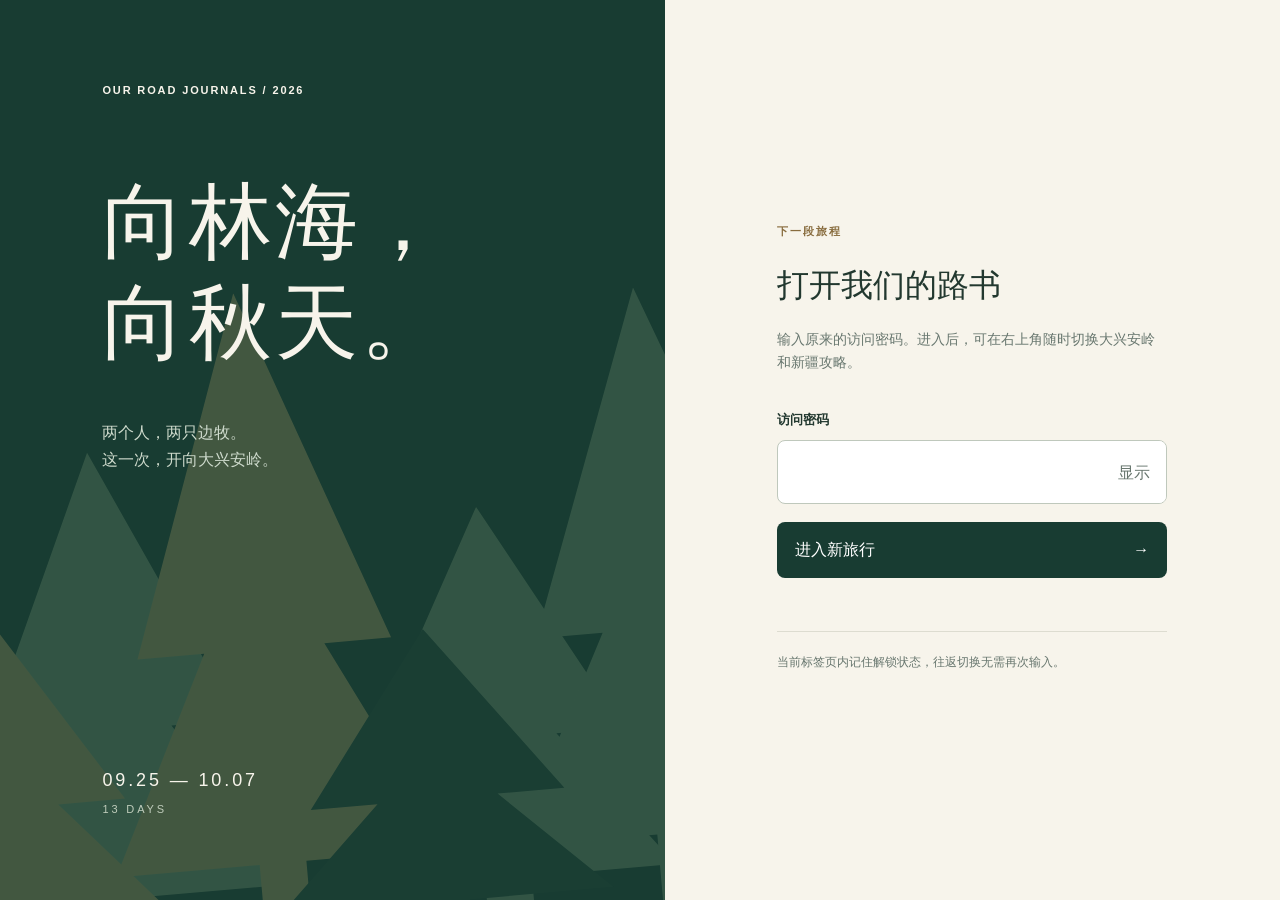
<file: index.html>
<!doctype html><html lang="zh-CN"><head><meta charset="utf-8"><meta name="viewport" content="width=device-width,initial-scale=1"><meta http-equiv="refresh" content="0;url=docs/index.html"><title>我们的旅行攻略</title></head><body><p><a href="docs/index.html">打开旅行攻略密码入口</a></p></body></html>
</file>
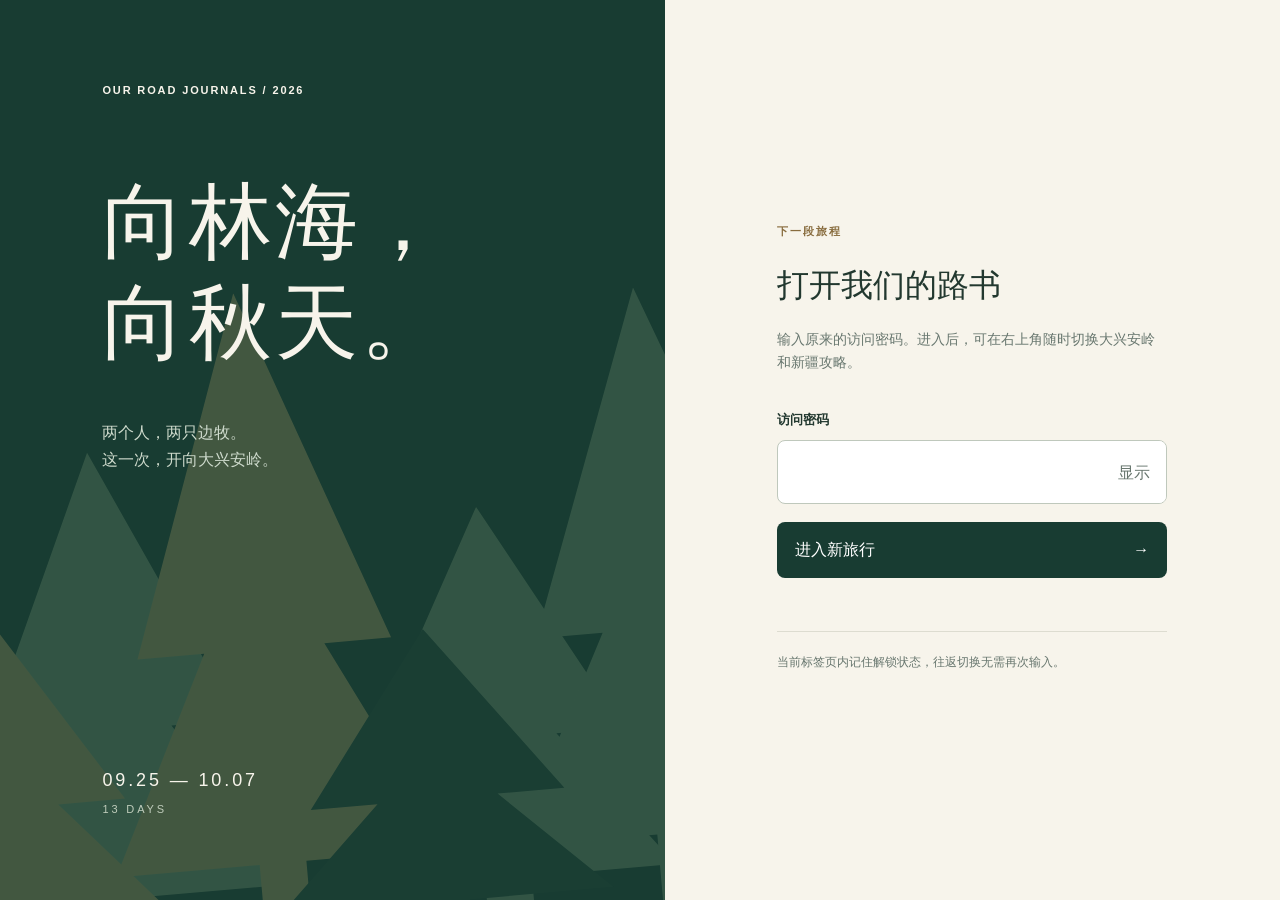
<file: docs/index.html>
<!doctype html>
<html lang="zh-CN">
<head>
<meta charset="utf-8">
<meta name="viewport" content="width=device-width,initial-scale=1">
<meta name="theme-color" content="#183c32">
<meta name="robots" content="noindex,nofollow">
<title>秋日出发 · 我们的旅行攻略</title>
<link rel="icon" href="data:image/svg+xml,%3Csvg xmlns='http://www.w3.org/2000/svg' viewBox='0 0 64 64'%3E%3Crect width='64' height='64' rx='16' fill='%23183c32'/%3E%3Cpath d='M32 10L49 43H38V55H26V43H15Z' fill='%23eac887'/%3E%3C/svg%3E">
<link rel="stylesheet" href="app.css">
<script src="app.js?v=20260922-retry1" defer></script>
</head>
<body>
<main id="gate" class="gate">
  <section class="intro" aria-label="秋日旅行">
    <span class="eyebrow">OUR ROAD JOURNALS / 2026</span>
    <h1>向林海，<br>向秋天。</h1>
    <p>两个人，两只边牧。<br>这一次，开向大兴安岭。</p>
    <div class="forest" aria-hidden="true"><i></i><i></i><i></i><i></i><i></i><i></i></div>
    <span class="date">09.25 — 10.07 <span>13 DAYS</span></span>
  </section>
  <section class="entry">
    <div class="entry-inner">
      <span class="eyebrow">下一段旅程</span>
      <h2>打开我们的路书</h2>
      <p class="sub">输入原来的访问密码。进入后，可在右上角随时切换大兴安岭和新疆攻略。</p>
      <form id="unlockForm">
        <label for="password">访问密码</label>
        <div class="input-row"><input id="password" name="password" type="password" autocomplete="current-password" required><button id="reveal" type="button" aria-label="显示密码" aria-pressed="false">显示</button></div>
        <button id="submit" class="primary" type="submit">进入新旅行 <span aria-hidden="true">→</span></button>
      </form>
      <p id="status" class="status" role="status" aria-live="polite"></p>
      <p class="footnote">当前标签页内记住解锁状态，往返切换无需再次输入。</p>
      <noscript><p>请开启浏览器 JavaScript，以解锁和查看旅行攻略。</p></noscript>
    </div>
  </section>
</main>
<div id="reader" class="reader" hidden>
  <header class="toolbar">
    <span class="brand">我们的路书<span id="tripStatus">秋日新旅程</span></span>
    <nav aria-label="切换旅行攻略">
      <a href="#daxing" data-trip="daxing">大兴安岭 <span>2026 · 秋</span></a>
      <a href="#xinjiang" data-trip="xinjiang">XinJiang <span>2026 · 夏</span></a>
      <button id="lock" type="button" title="清除本标签页的解锁状态">锁定</button>
    </nav>
  </header>
  <main id="frames" class="frames" aria-label="旅行攻略"></main>
</div>
<dialog id="documentDialog" aria-labelledby="documentTitle">
  <div class="document-head"><h2 id="documentTitle"></h2><button id="closeDocument" type="button">关闭</button></div>
  <pre id="documentBody"></pre>
</dialog>
</body>
</html>
</file>
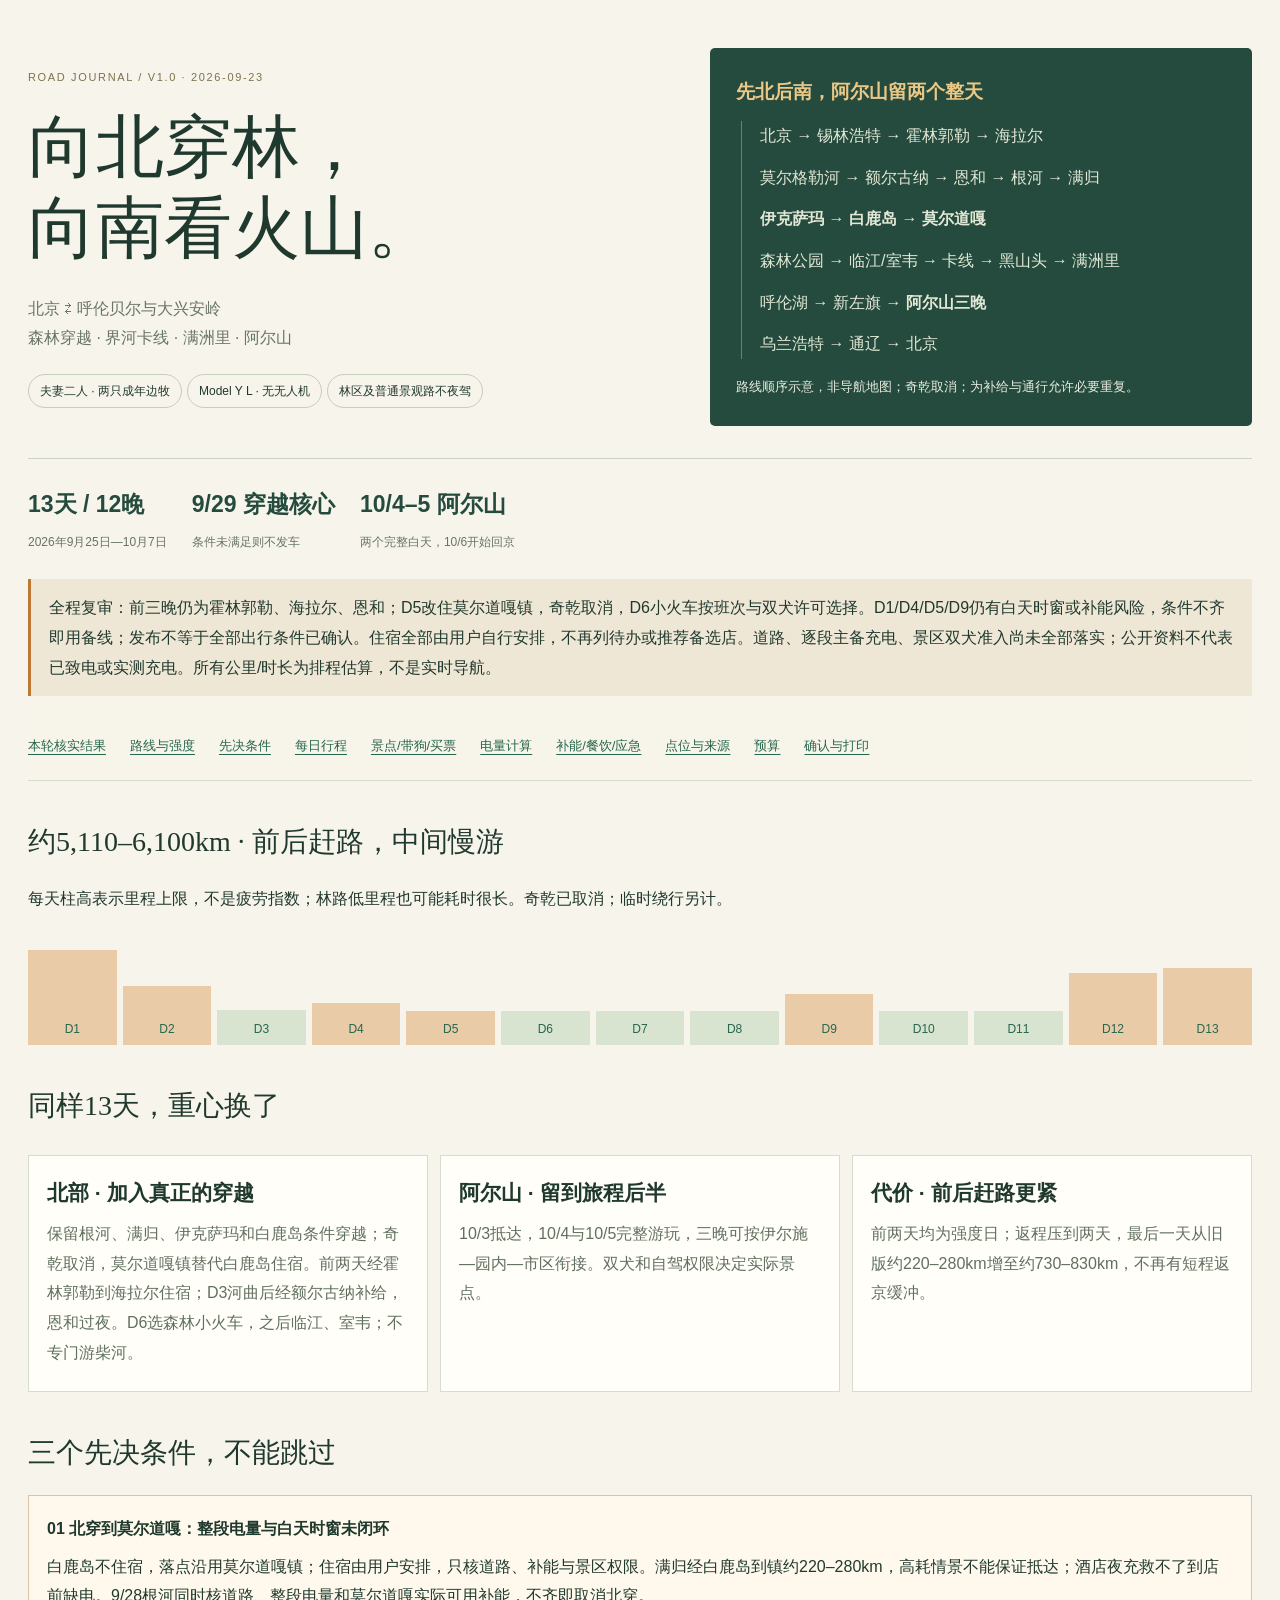
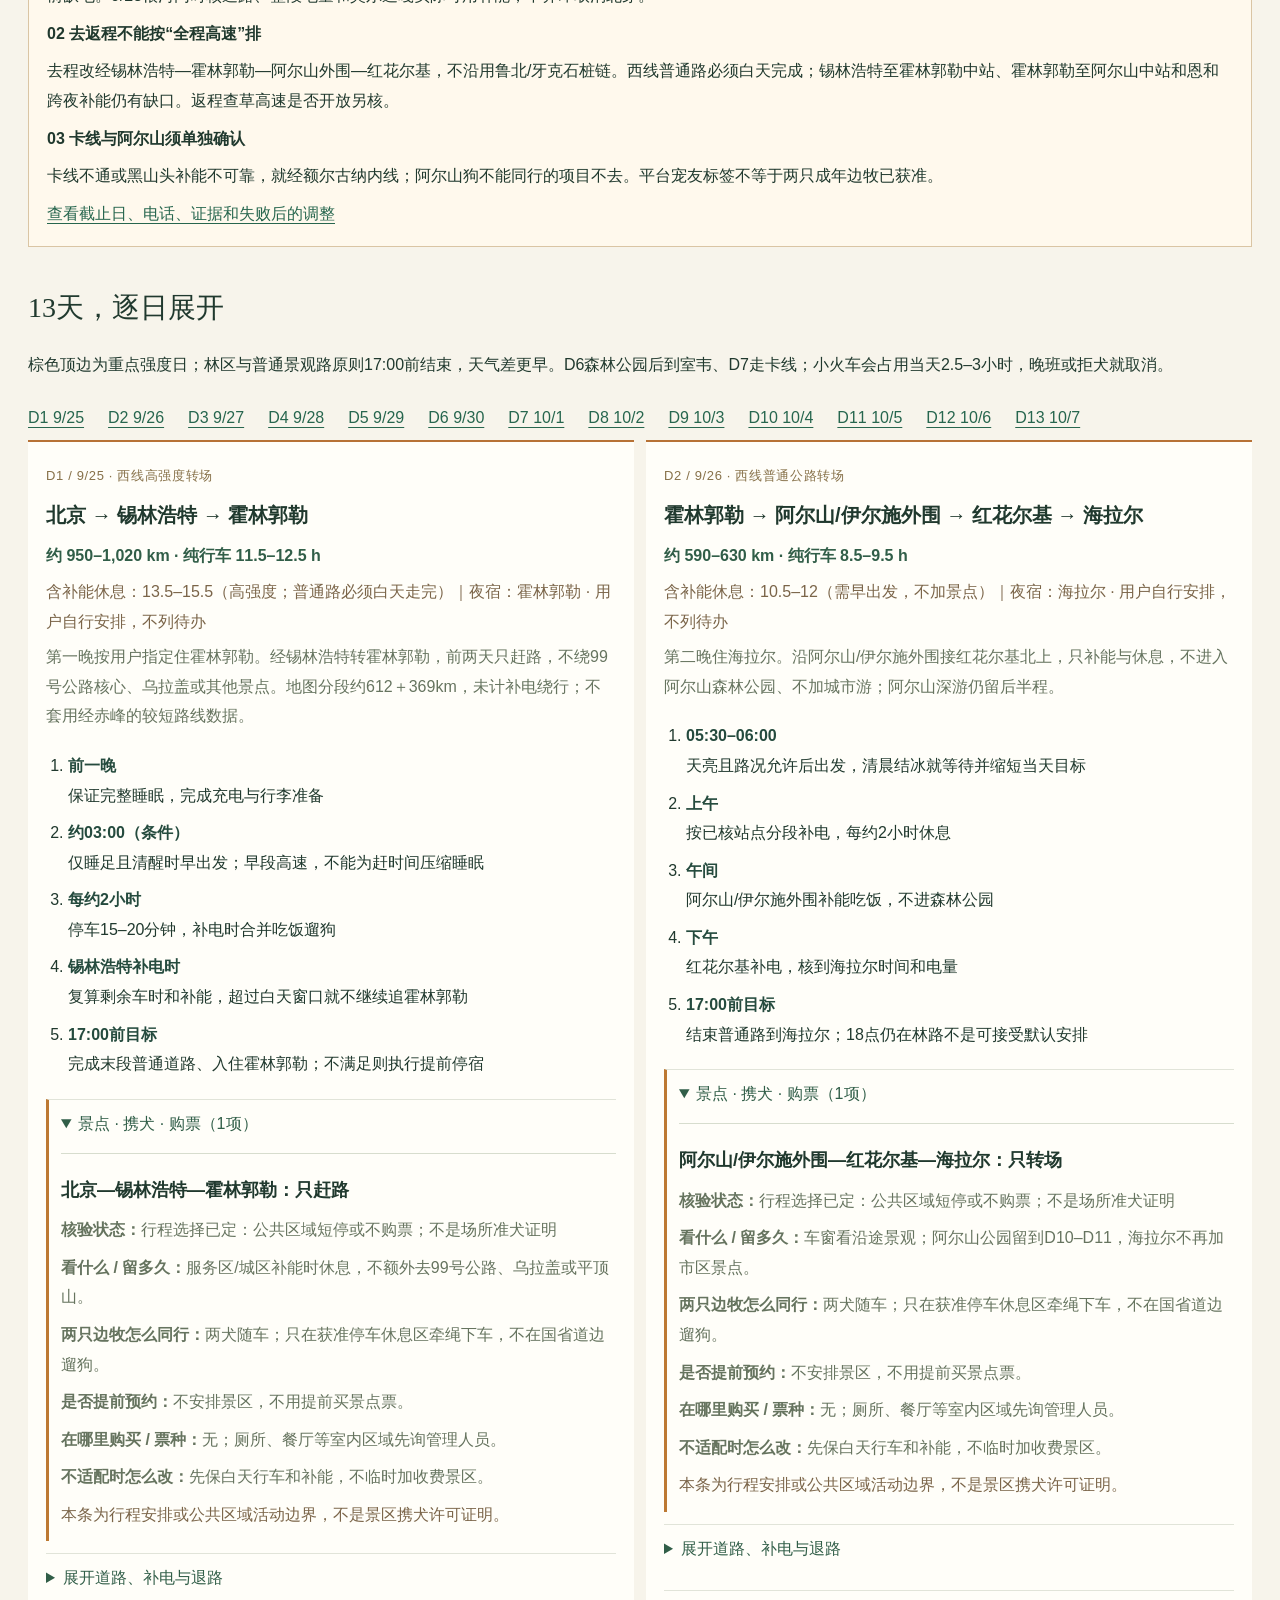
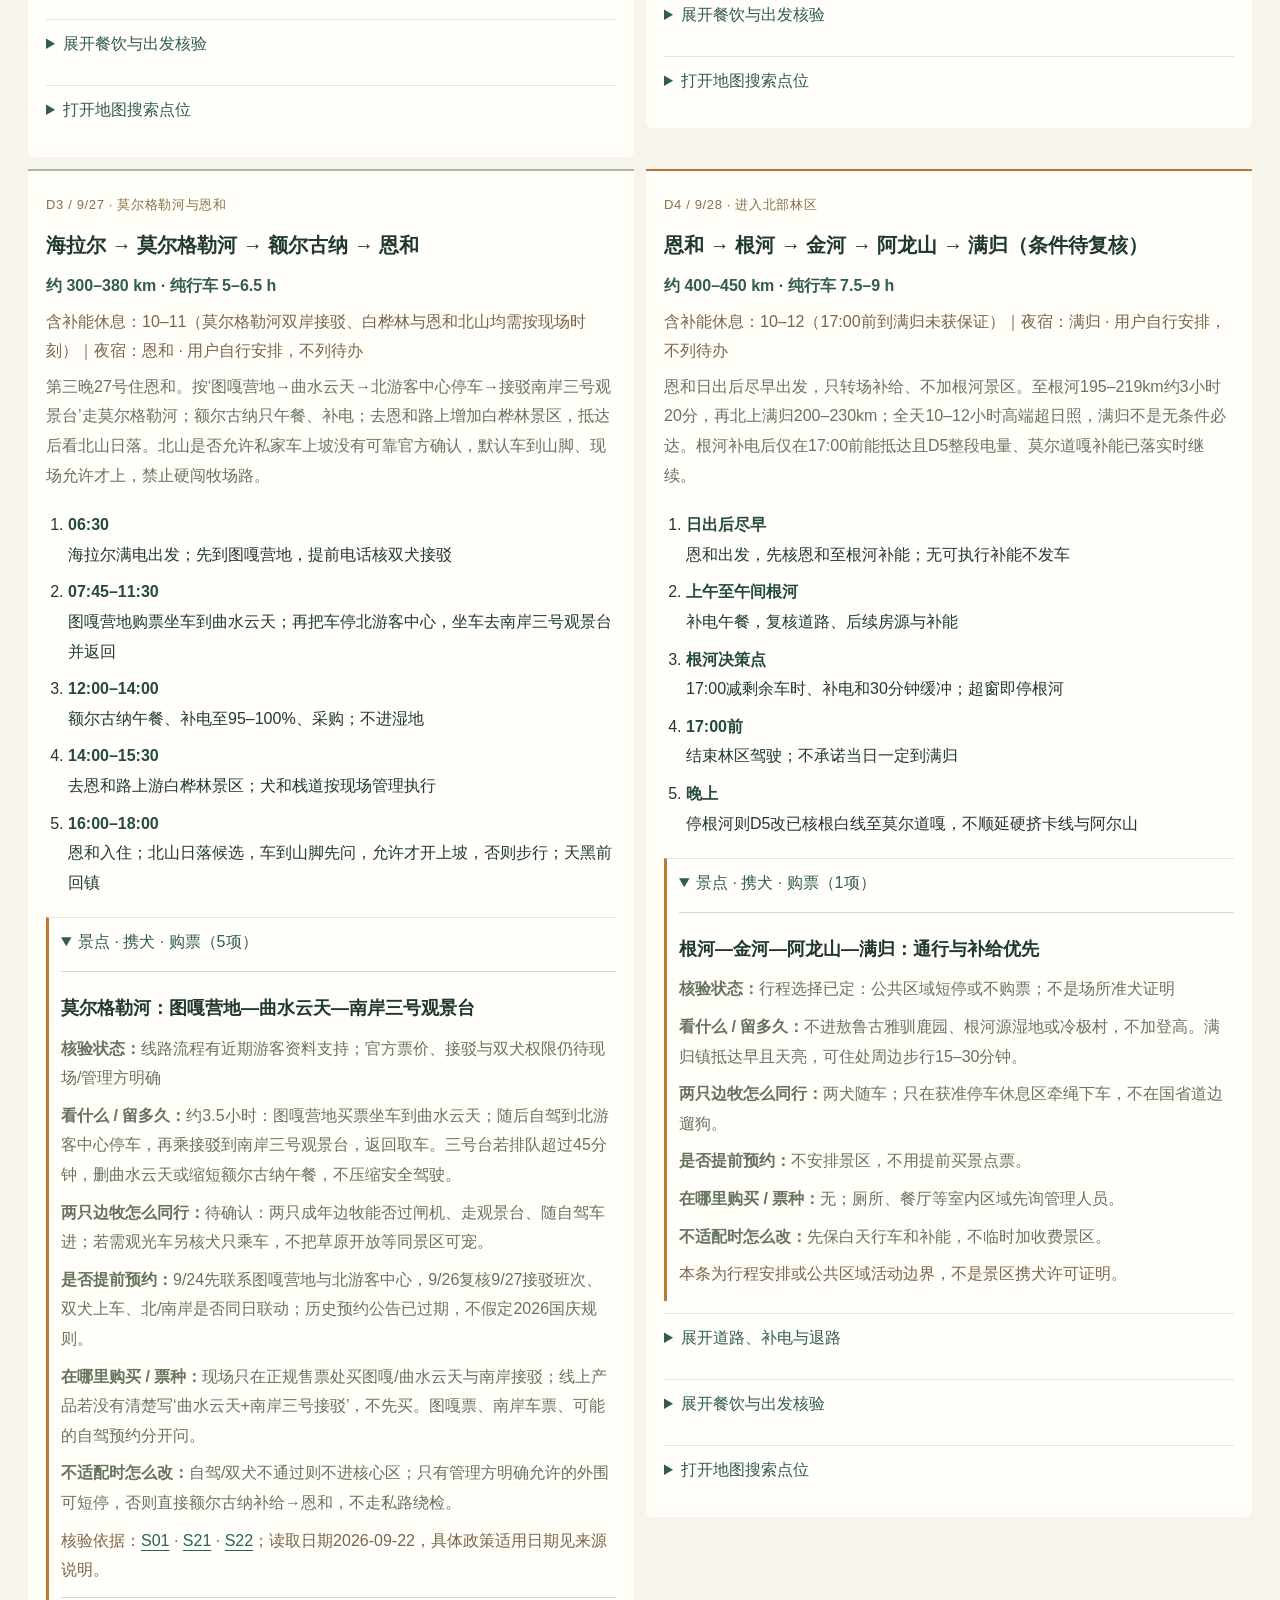
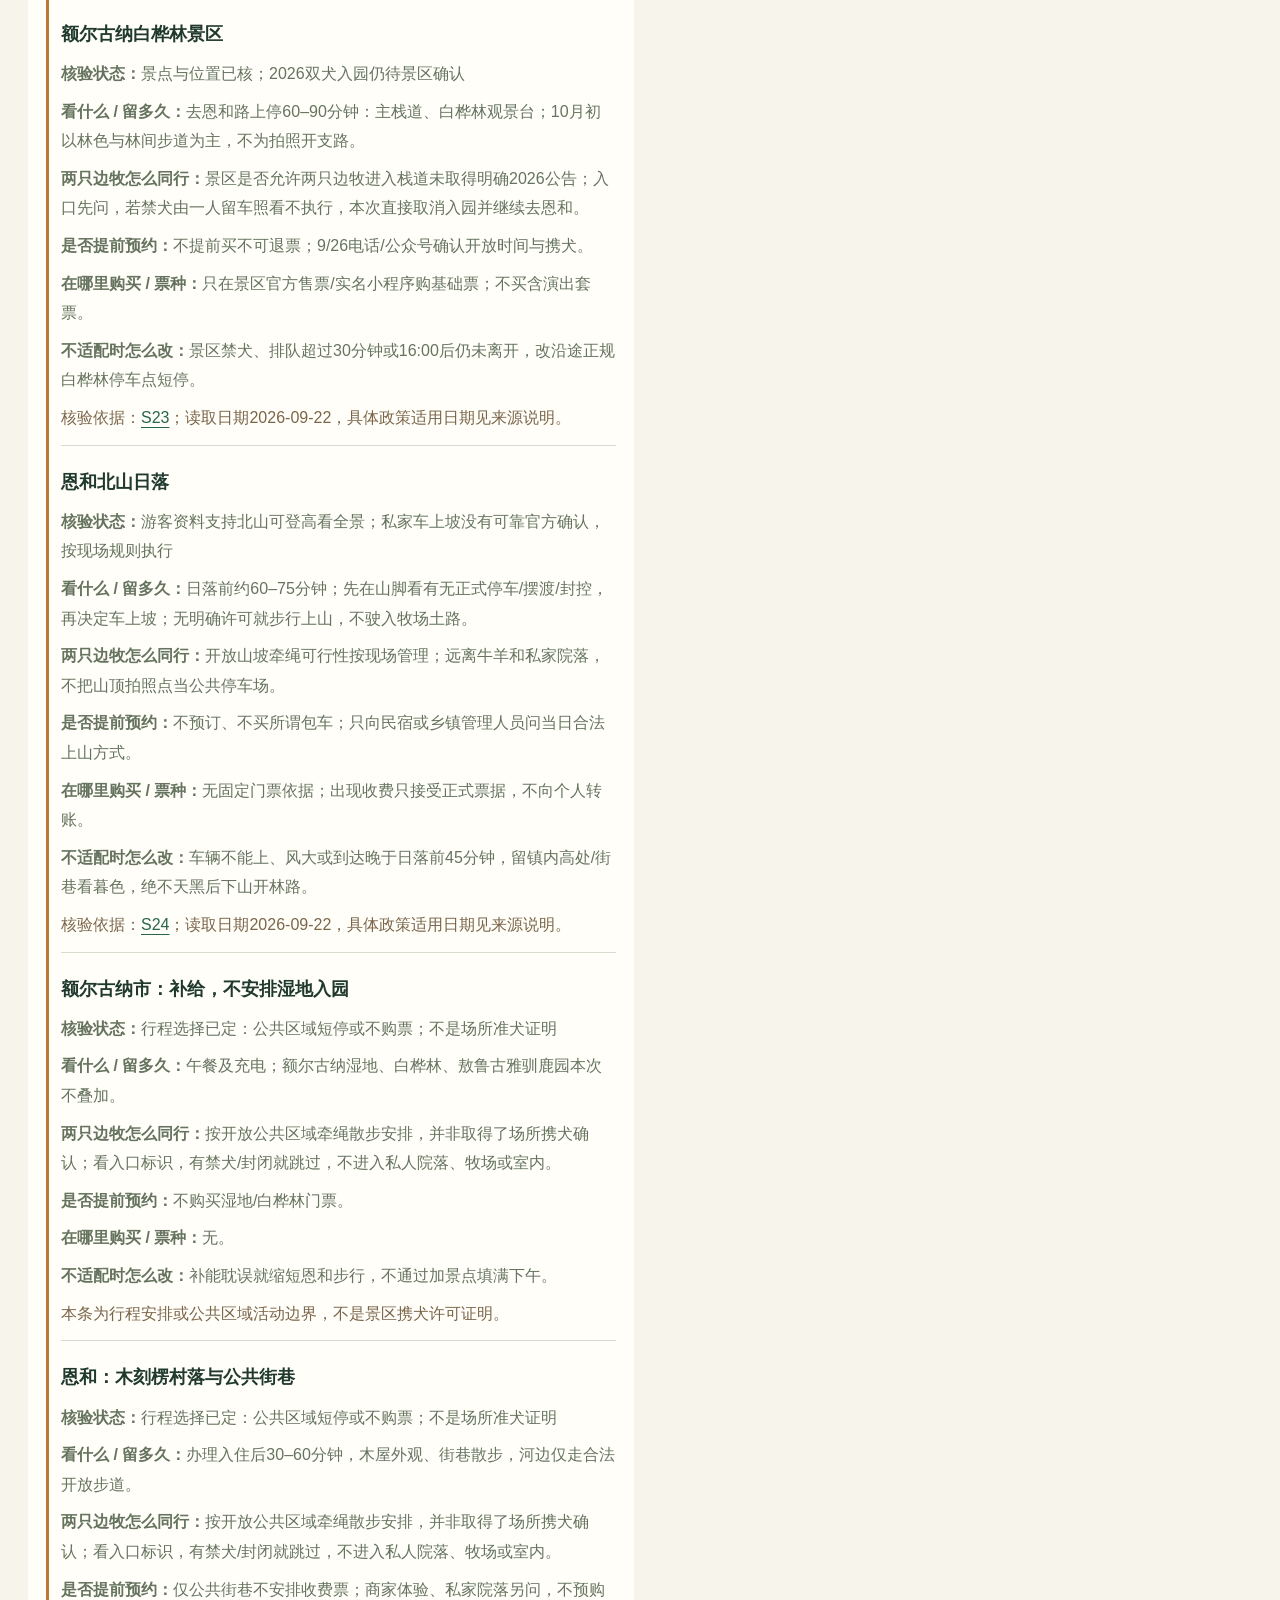
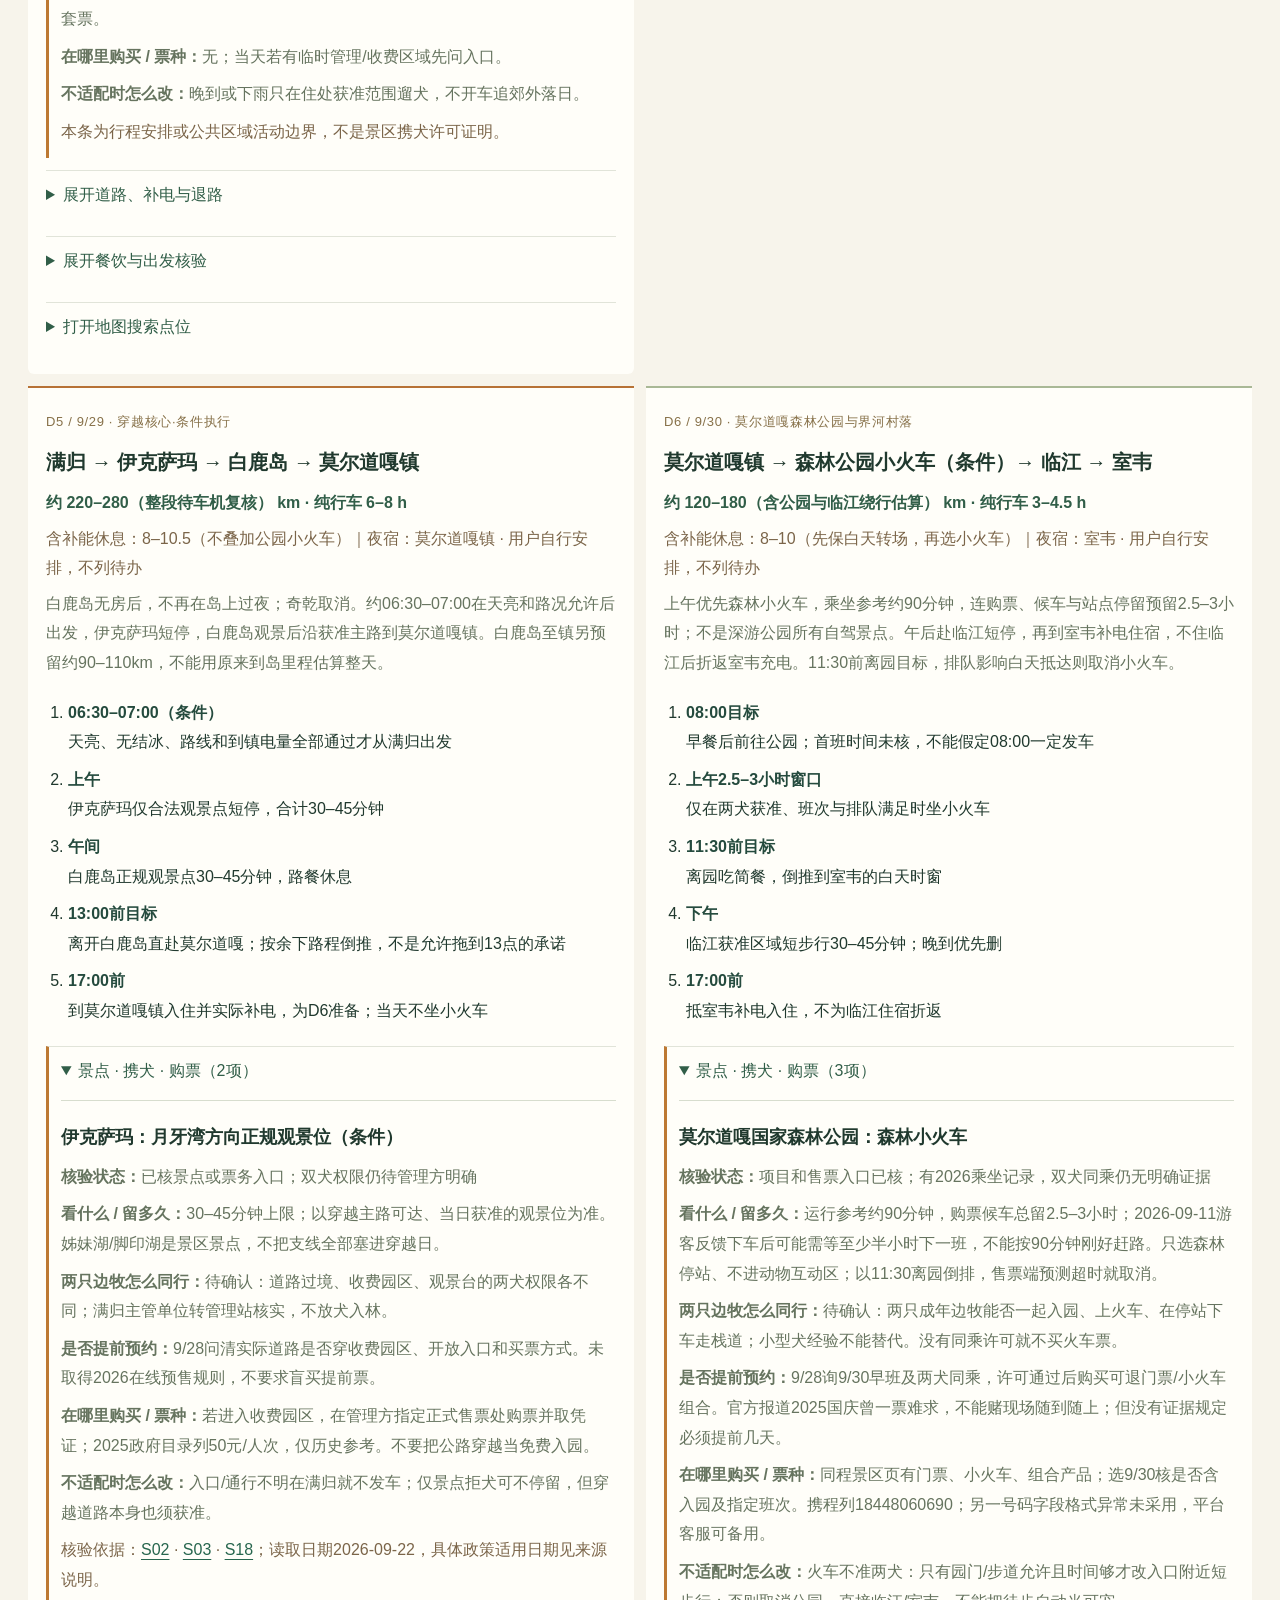
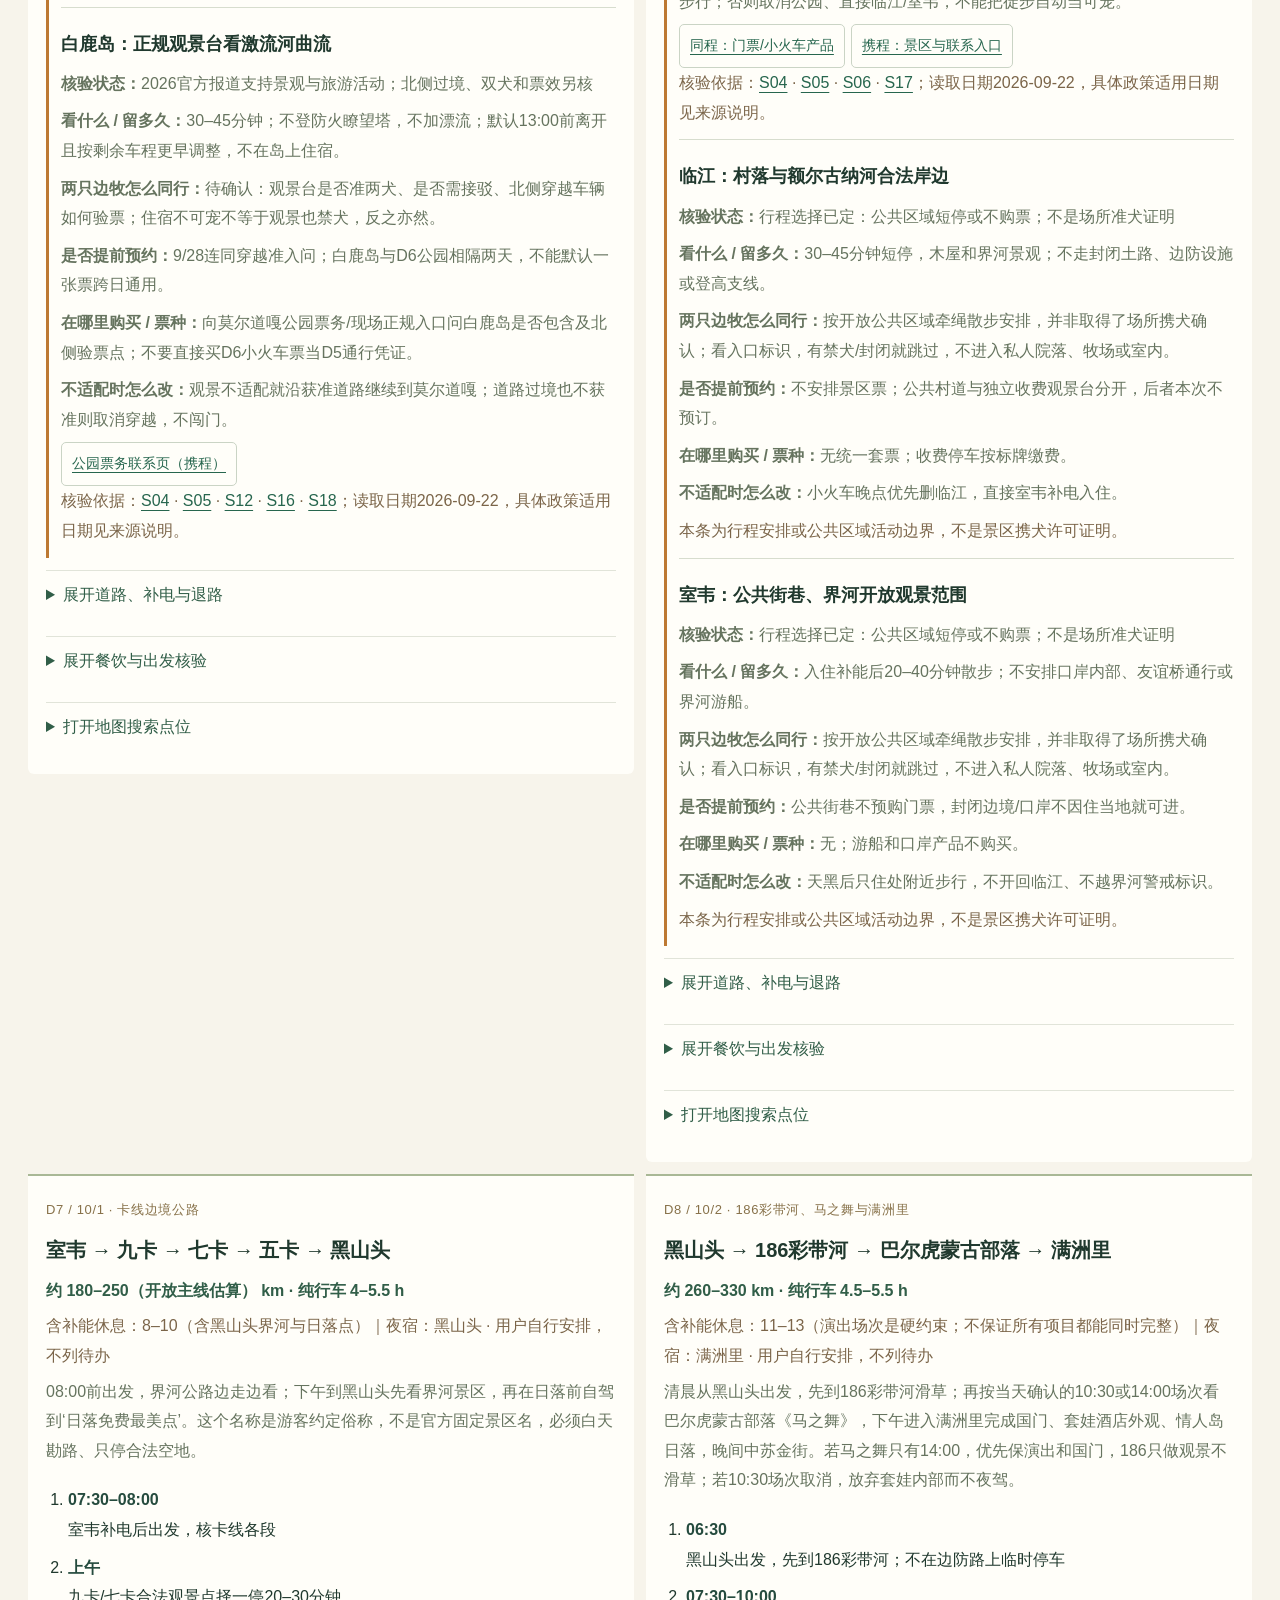
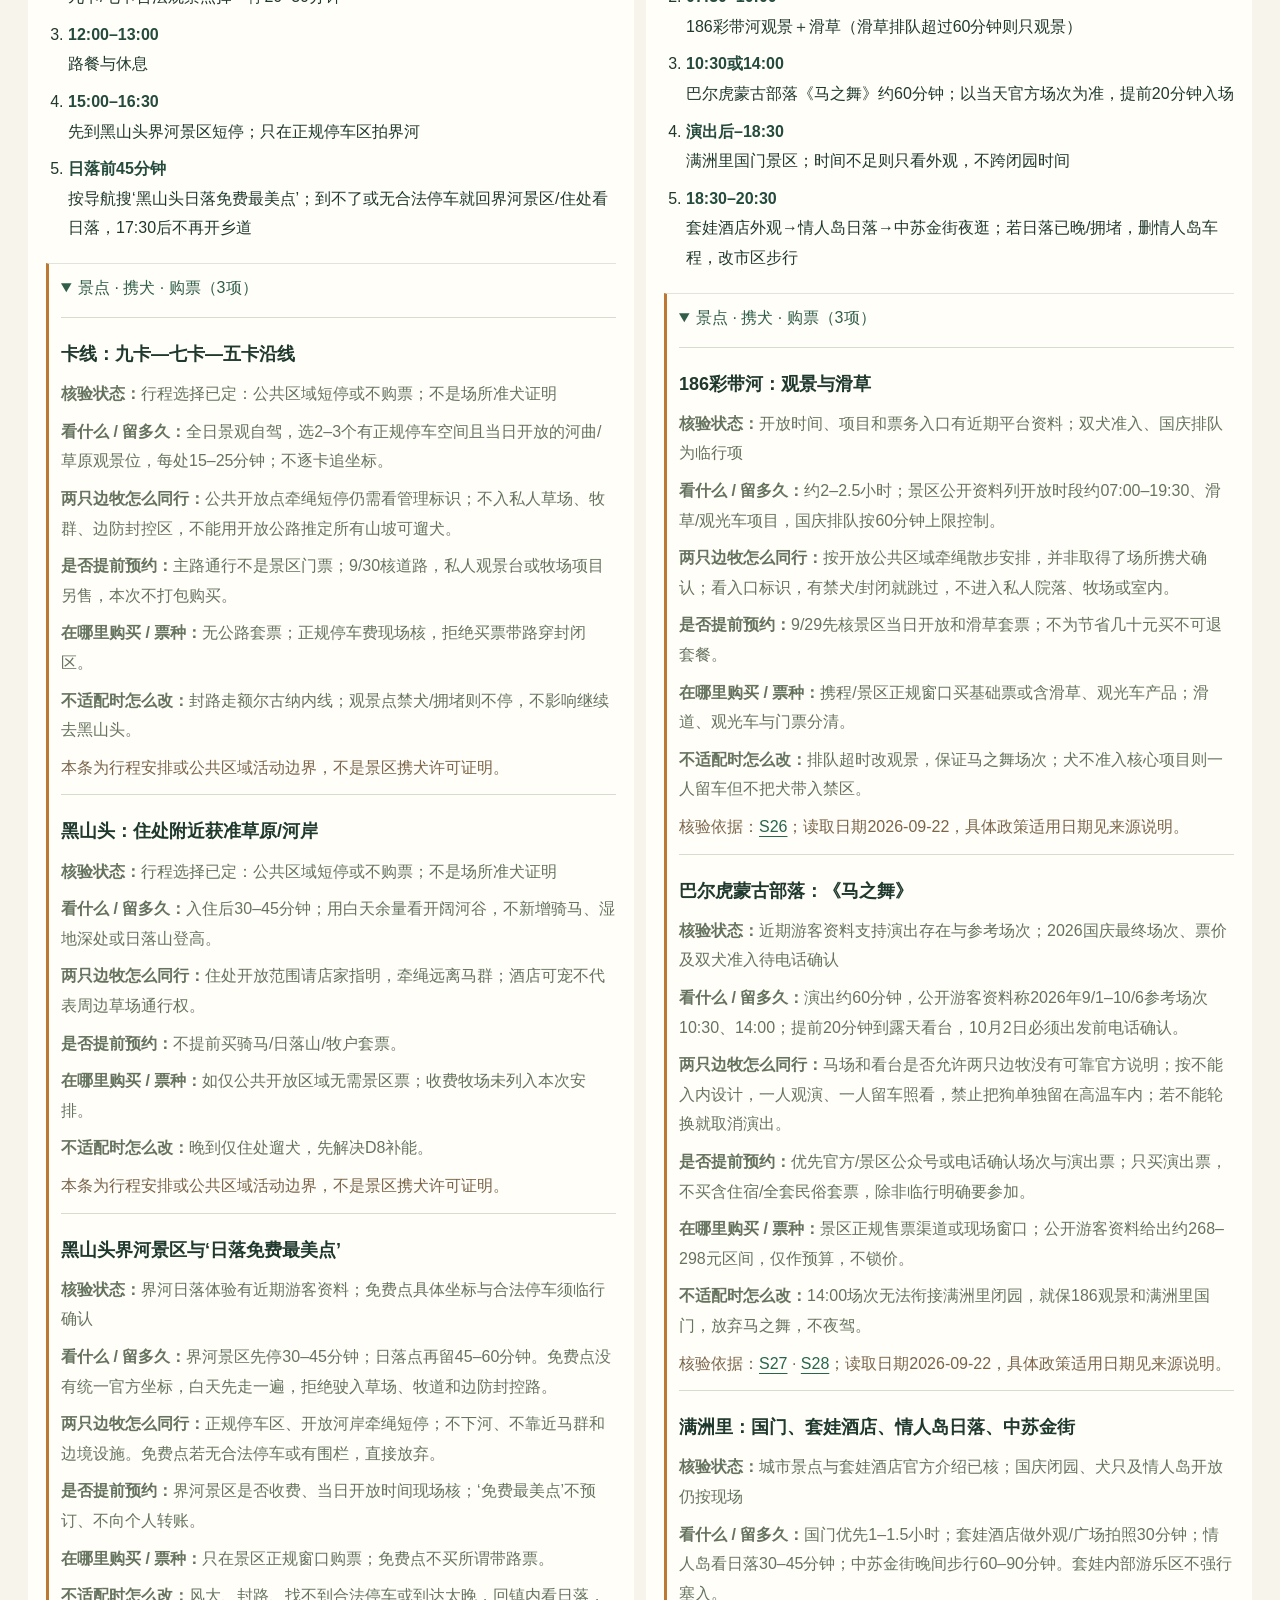
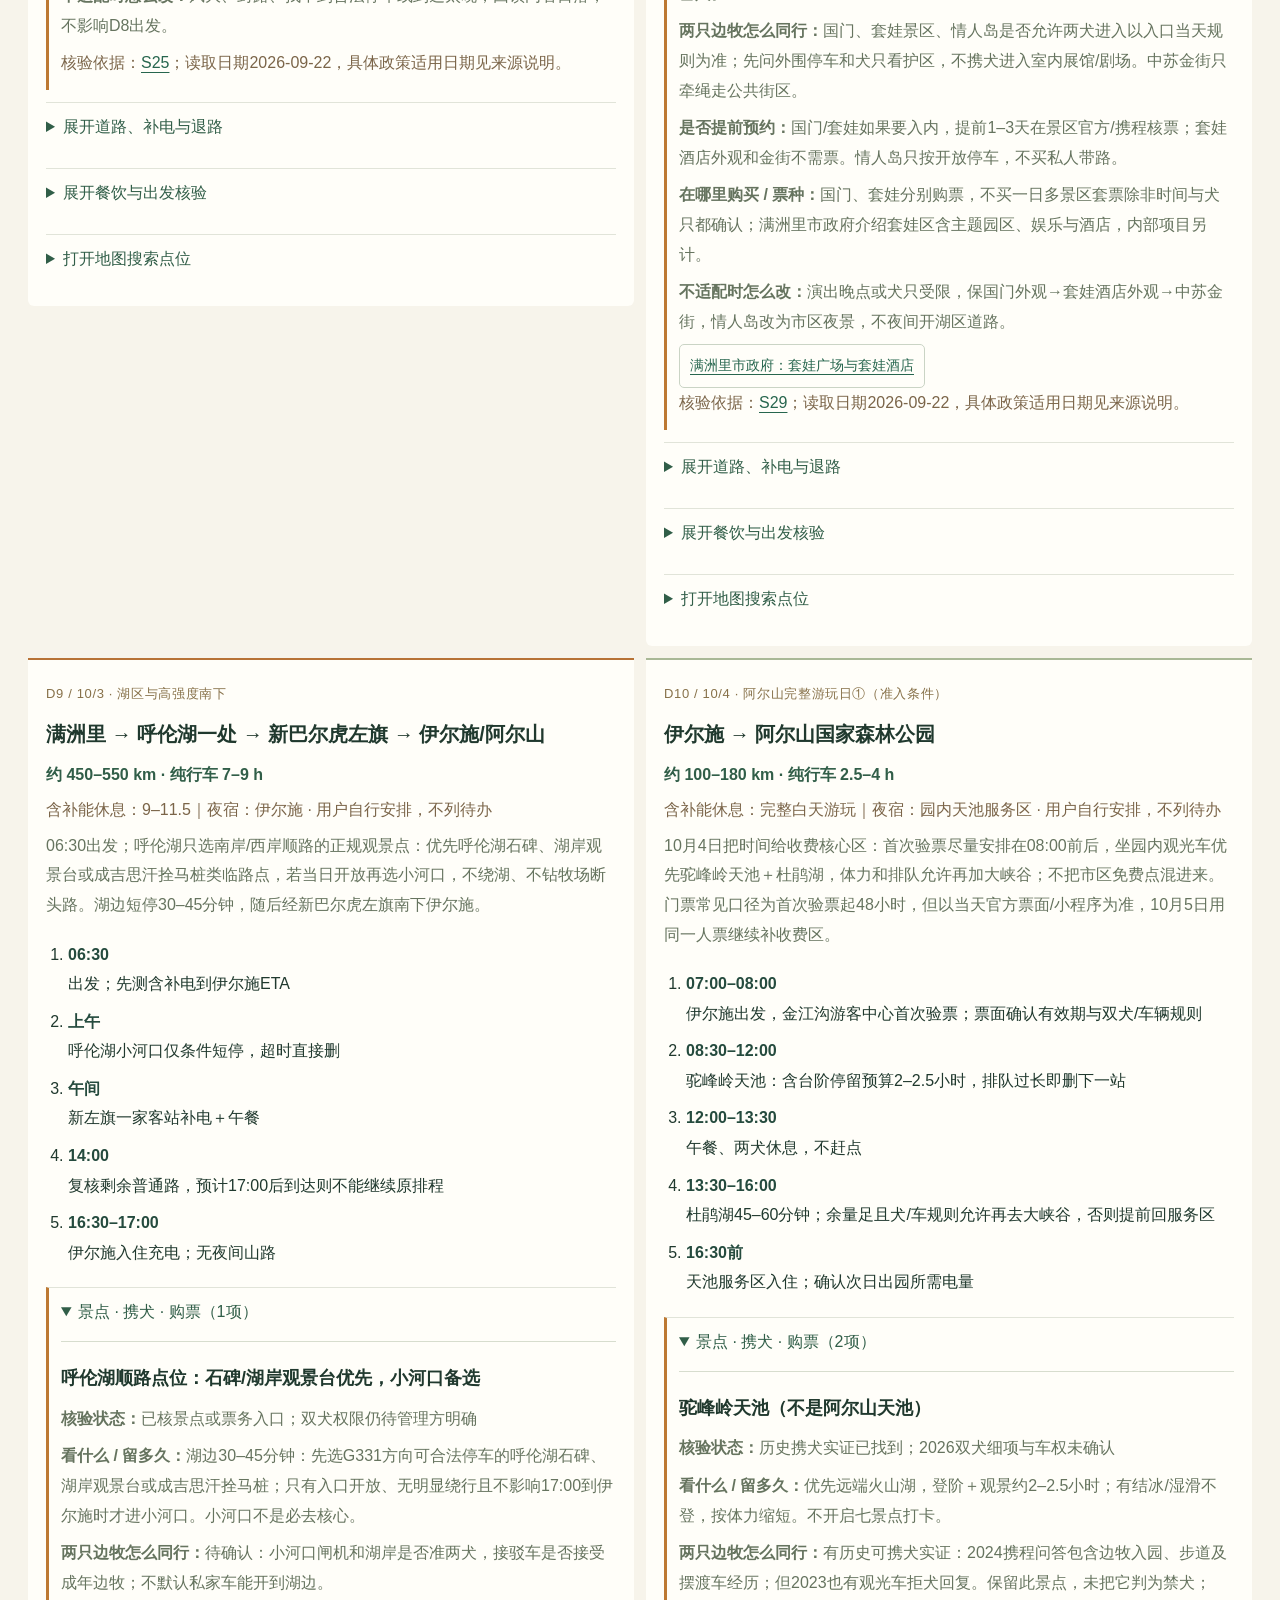
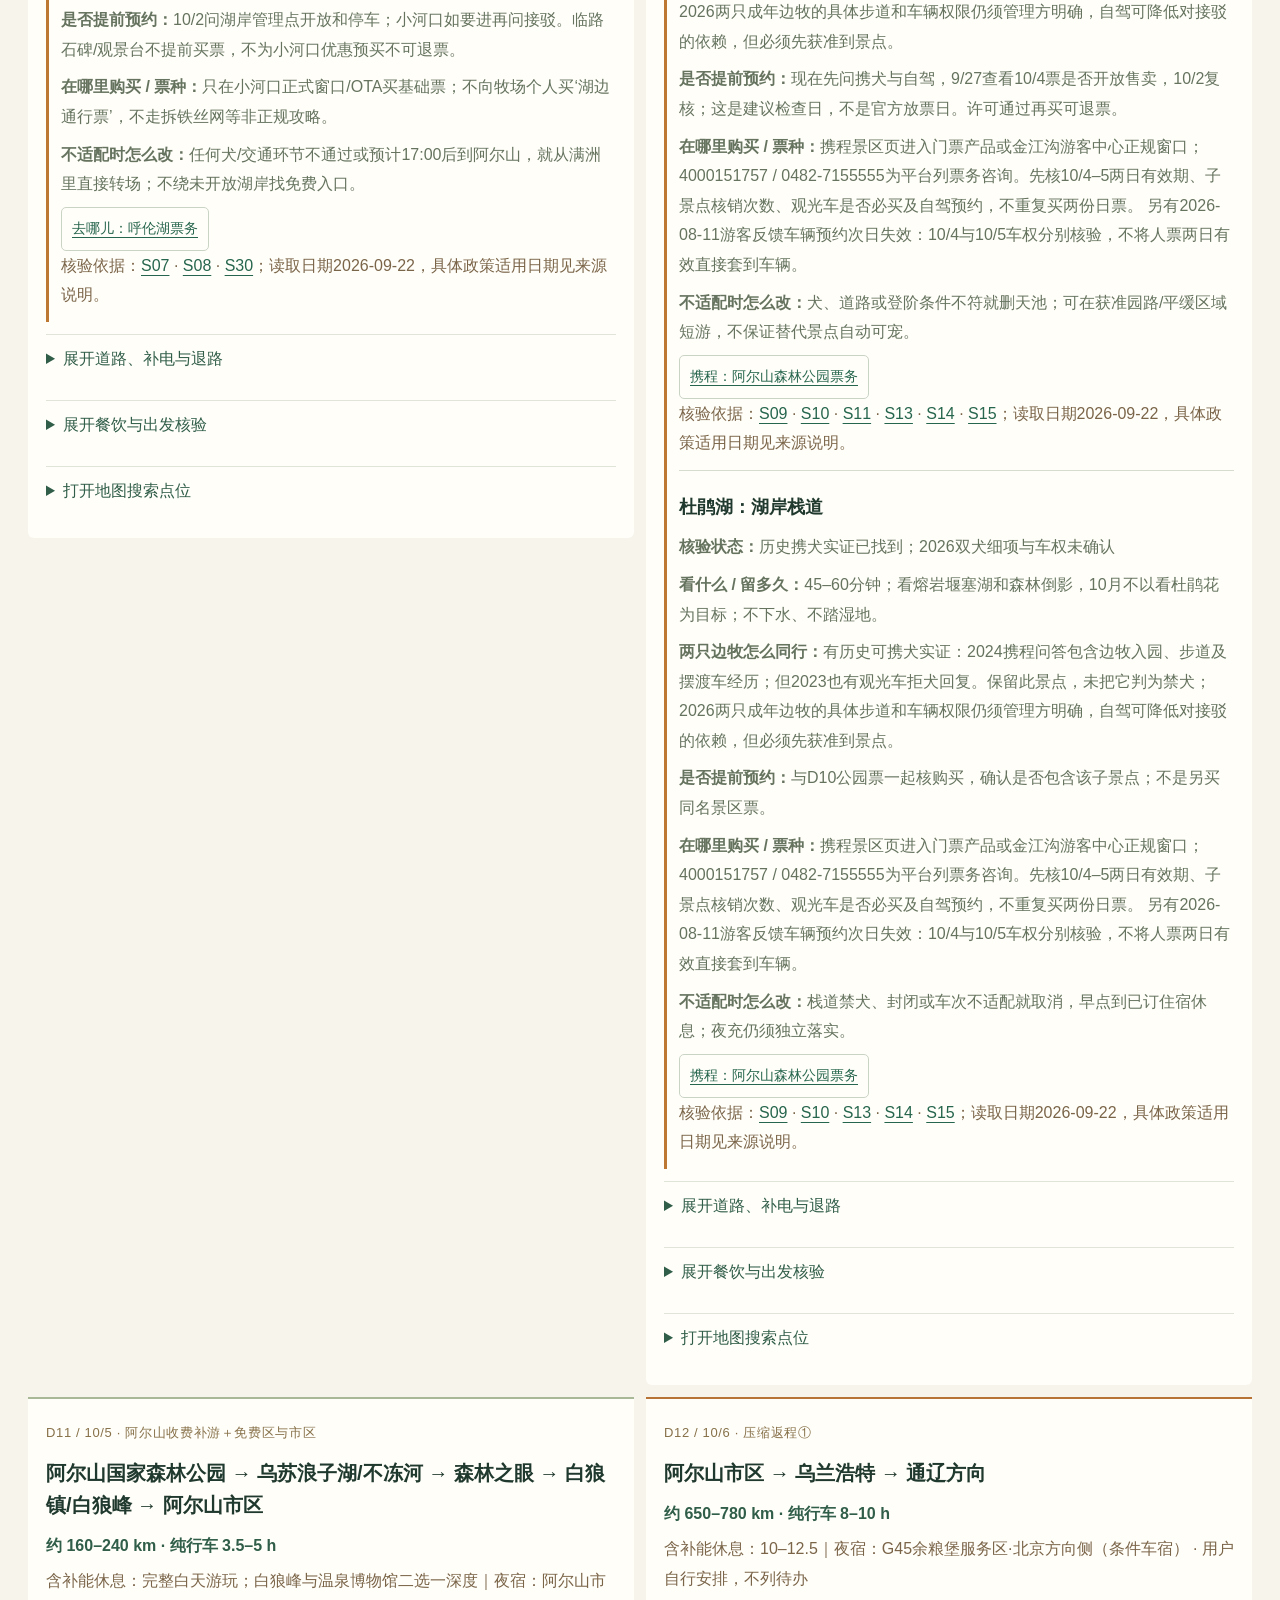
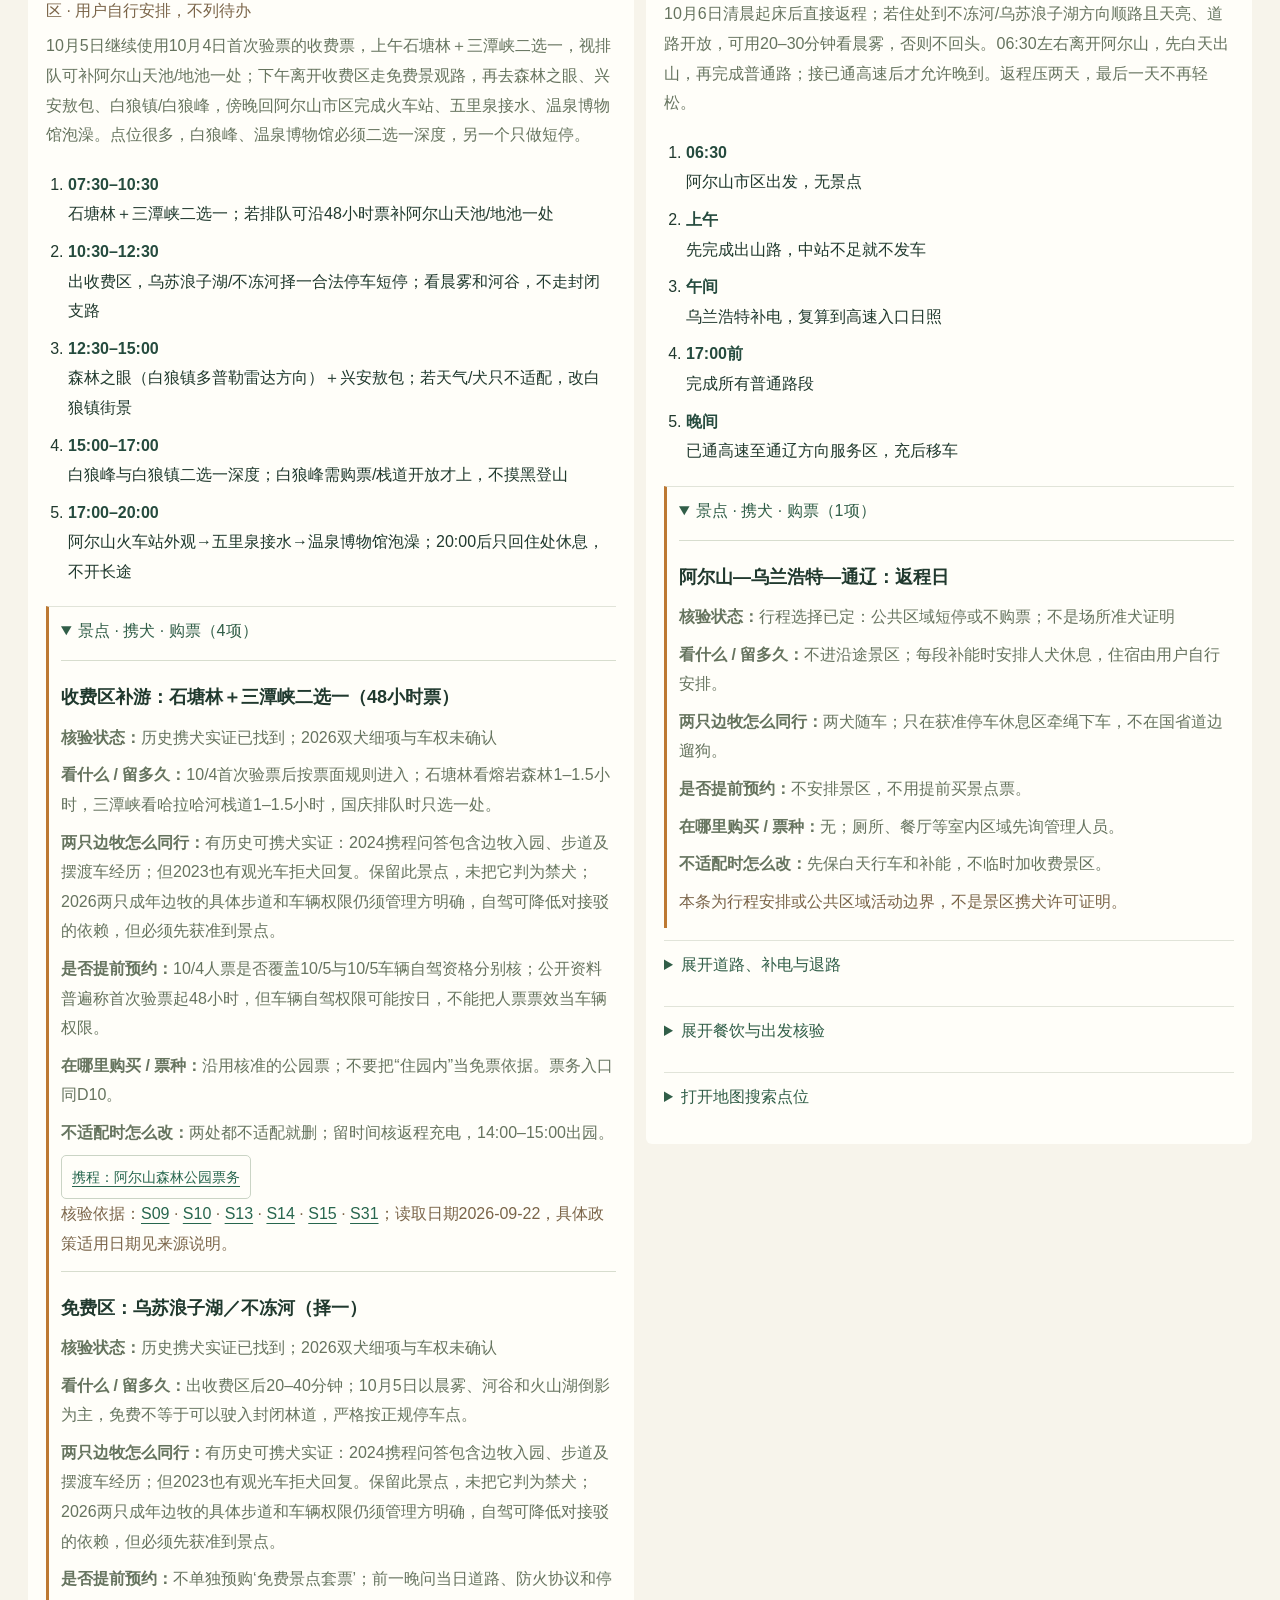
<file: 大兴安岭_2026中秋国庆/index.html>
<!doctype html>
<html lang="zh-CN"><head><meta charset="utf-8"><meta name="viewport" content="width=device-width,initial-scale=1"><title>大兴安岭 · 满归穿越条件方案 V1.0</title><style>
:root{color-scheme:light;--ink:#20392e;--green:#254b3e;--paper:#f7f4eb;--gold:#bd7933}*{box-sizing:border-box}body{margin:0;background:var(--paper);color:var(--ink);font:15px/1.85 "PingFang SC","Microsoft YaHei",sans-serif}main{max-width:1100px;margin:auto;padding:48px 28px}a{color:#27664e;text-underline-offset:4px}a:focus-visible{outline:3px solid var(--gold);outline-offset:4px}h1,h2{font-family:"Songti SC","STSong",serif;font-weight:500}h1{font-size:clamp(36px,6vw,68px);line-height:1.2;margin:16px 0 24px}h2{font-size:28px;margin:35px 0 16px}.eyebrow{letter-spacing:.15em;font-size:11px;color:#7d724c}.hero{display:grid;grid-template-columns:1.2fr 1fr;gap:32px;align-items:center;padding-bottom:32px;border-bottom:1px solid #cbd4c2}.hero p{color:#677565}.badge{display:inline-block;padding:5px 11px;border:1px solid #c5cfba;border-radius:20px;font-size:12px;margin:5px 5px 5px 0}.route{background:var(--green);color:#e9eddf;padding:26px;border-radius:5px}.route strong{color:#ecc886;font-size:19px}.route p{color:#e2e8d6;margin:12px 0}.route .line{border-left:1px solid #668473;padding-left:18px;margin-left:5px}.meta{display:flex;gap:25px;flex-wrap:wrap;margin:24px 0}.meta b{display:block;font-size:23px;color:var(--green)}.meta span{font-size:12px;color:#667562}.note{padding:14px 18px;border-left:3px solid var(--gold);background:#efe7d6}.grid{display:grid;grid-template-columns:repeat(2,1fr);gap:14px}.card{background:#fffef9;border:1px solid #d7ddce;padding:20px;border-radius:8px}.card h3{margin:0 0 7px;font-size:16px}.card p{margin:0;color:#60705e}.days{display:grid;grid-template-columns:repeat(3,1fr);gap:12px}.day{padding:18px;border-top:2px solid #a9b896;background:#fffef9;border-radius:0 0 6px 6px}.day .label{font-size:11px;color:#877149;letter-spacing:.05em}.day h3{font-size:16px;line-height:1.6;margin:10px 0}.day p{font-size:13px;color:#66745f;margin:6px 0}.links{display:flex;gap:12px 24px;flex-wrap:wrap}footer{font-size:12px;color:#6a755f;border-top:1px solid #cbd4c2;margin-top:36px;padding-top:20px}@media(max-width:720px){main{padding:28px 18px}.hero{grid-template-columns:1fr;gap:18px}.days{grid-template-columns:repeat(2,1fr)}.grid{grid-template-columns:1fr}h2{font-size:24px}}@media(max-width:420px){.days{grid-template-columns:1fr}.meta{gap:20px}h1{font-size:39px}}

html{scroll-behavior:smooth}.summary{display:grid;grid-template-columns:repeat(3,1fr);gap:12px;margin:24px 0}.summary section{padding:18px;border:1px solid #d7ddce;background:#fffef9}.summary b{display:block;font-size:21px}.summary p{font-size:13px;margin:6px 0;color:#60705e}.day.high{border-top-color:#b77236}.day .numbers{font-weight:600;color:#315e48}.day small{display:block;color:#7b6549;font-size:12px}.day details{border-top:1px solid #e1e4d9;padding-top:9px;margin-top:12px}.day summary{cursor:pointer;font-size:13px;color:#315e48;min-height:32px}.day summary:focus-visible{outline:3px solid #bd7933}.section-nav{position:sticky;top:0;background:#f7f4ebf5;padding:12px 0;z-index:2;border-bottom:1px solid #d7ddce;margin-top:16px}.section-nav a{font-size:13px}.road-alert{border:1px solid #dac5a4;background:#fff9ed;padding:18px;margin:16px 0}.road-alert h3{margin:0 0 8px;font-size:16px}.road-alert p{margin:8px 0;font-size:14px}.road-alert a{overflow-wrap:anywhere}section[id]{scroll-margin-top:70px}.day a{overflow-wrap:anywhere}@media(max-width:720px){.summary{grid-template-columns:1fr}.summary section{padding:14px}.summary b{font-size:18px}.section-nav{gap:12px}}
@media(prefers-reduced-motion:reduce){html{scroll-behavior:auto}}
/* EXECUTION-V05 */
body{font-size:16px}main{max-width:1280px}.days{grid-template-columns:repeat(2,minmax(0,1fr));align-items:start}.day p,.day summary,.day small,.summary p,.road-alert p{font-size:16px}.day .label{font-size:13px}.day h3{font-size:20px}.day{min-width:0}.spot{border-top:1px solid #d7ddce;padding:12px 0}.spot h4{font-size:18px;margin:8px 0}.spot p{margin:8px 0}.attractions{border-left:3px solid var(--gold);padding-left:12px}.section-nav{position:static}.section-nav a,.links a,button{min-height:44px;display:inline-flex;align-items:center}.day summary{min-height:44px}.timeline{padding-left:22px}.timeline li{padding:4px 0}.timeline strong{display:block;color:var(--green)}.day-nav{display:flex;gap:6px;flex-wrap:wrap}.day-nav a{border:1px solid #cad4c5;border-radius:5px;padding:7px 10px;min-height:44px;display:flex;align-items:center;font-size:14px}.table-scroll{overflow-x:auto;border:1px solid #cbd4c2;border-radius:6px;margin:18px 0;max-width:100%}table{border-collapse:collapse;width:100%;min-width:740px;font-size:16px}th,td{padding:14px;text-align:left;vertical-align:top;border-bottom:1px solid #d7ddce}th{background:#e8eddf;color:#254b3e}td{background:#fffef9}tr:last-child td{border-bottom:0}td:first-child{min-width:100px}td a{overflow-wrap:anywhere}.reference h3{font-size:23px;margin-top:32px}.reference p,.reference li{max-width:100%;overflow-wrap:anywhere}.reference li{margin-bottom:12px}.confirmation-grid{display:grid;grid-template-columns:repeat(2,minmax(0,1fr));gap:16px}.confirmation{border:1px solid #cbd4c2;border-radius:8px;padding:18px;background:#fffef9;min-width:0}.confirmation h3{margin-top:0;font-size:18px}.confirmation p{font-size:15px}.confirmation label{display:block;margin-top:10px}input,select,textarea,button{font:inherit}select,textarea{width:100%;padding:10px;border:1px solid #91a68d;border-radius:5px;background:white;color:var(--ink)}button{border:0;border-radius:6px;padding:10px 18px;background:var(--green);color:white;cursor:pointer}button:focus-visible,select:focus-visible,textarea:focus-visible,input:focus-visible,.table-scroll:focus-visible{outline:3px solid var(--gold);outline-offset:3px}.checklist label{display:flex;align-items:center;gap:12px;min-height:44px;padding:6px}.checklist input{width:22px;height:22px;flex-shrink:0}.phone{white-space:nowrap}#save-status{min-height:28px;color:#755221}.soc-inputs{display:grid;grid-template-columns:repeat(3,1fr);gap:12px}.soc-inputs label{display:grid;gap:6px}.soc-inputs input{width:100%;min-height:44px;padding:8px}.soc-result{border-left:4px solid var(--gold);padding:14px;background:#fff9ed}.intensity{display:flex;gap:6px;align-items:end;height:115px;padding-top:18px}.intensity a{display:flex;align-items:end;justify-content:center;flex:1;background:#d8e4d0;text-decoration:none;font-size:12px;min-width:0;padding-bottom:4px}.intensity .intense{background:#e9cba7}
@media(max-width:780px){.days,.confirmation-grid{grid-template-columns:1fr}.soc-inputs{grid-template-columns:repeat(2,1fr)}main{padding:24px 16px}.day{padding:16px}.hero{grid-template-columns:1fr}.section-nav{gap:6px 16px}.reference h3{font-size:21px}}@media print{body{background:white;color:black;font-size:11pt}main{max-width:none;padding:0}.hero,.grid,.days,.summary,.confirmation-grid{display:block}.hero .route{color:black;background:white;border:1px solid #999}.route p,.route strong{color:black}.section-nav,.day-nav,.links,#print-trip,.soc-inputs{display:none}.day,.confirmation{margin-bottom:15px;break-inside:auto}.table-scroll{overflow:visible;border:0}table{min-width:0;width:100%;font-size:9pt;table-layout:fixed}th,td{padding:6px;overflow-wrap:anywhere}td:first-child{min-width:0}details>*{display:block!important}details::details-content{display:block!important}summary{font-weight:bold}.day p,.day small{font-size:11pt}a{color:black}textarea{min-height:65px}.intensity{display:none}h2,h3{break-after:avoid}.phone{white-space:normal}}
</style></head><body><main>
<section class="hero"><div><span class="eyebrow">ROAD JOURNAL / V1.0 · 2026-09-23</span><h1>向北穿林，<br>向南看火山。</h1><p>北京 ⇄ 呼伦贝尔与大兴安岭<br>森林穿越 · 界河卡线 · 满洲里 · 阿尔山</p><span class="badge">夫妻二人 · 两只成年边牧</span><span class="badge">Model Y L · 无无人机</span><span class="badge">林区及普通景观路不夜驾</span></div>
<div class="route" aria-label="行程顺序示意，非导航地图"><strong>先北后南，阿尔山留两个整天</strong><div class="line"><p>北京 → 锡林浩特 → 霍林郭勒 → 海拉尔</p><p>莫尔格勒河 → 额尔古纳 → 恩和 → 根河 → 满归</p><p><b>伊克萨玛 → 白鹿岛 → 莫尔道嘎</b></p><p>森林公园 → 临江/室韦 → 卡线 → 黑山头 → 满洲里</p><p>呼伦湖 → 新左旗 → <b>阿尔山三晚</b></p><p>乌兰浩特 → 通辽 → 北京</p></div><small>路线顺序示意，非导航地图；奇乾取消；为补给与通行允许必要重复。</small></div></section>
<div class="meta"><div><b>13天 / 12晚</b><span>2026年9月25日—10月7日</span></div><div><b>9/29 穿越核心</b><span>条件未满足则不发车</span></div><div><b>10/4–5 阿尔山</b><span>两个完整白天，10/6开始回京</span></div></div>
<p class="note">全程复审：前三晚仍为霍林郭勒、海拉尔、恩和；D5改住莫尔道嘎镇，奇乾取消，D6小火车按班次与双犬许可选择。D1/D4/D5/D9仍有白天时窗或补能风险，条件不齐即用备线；发布不等于全部出行条件已确认。住宿全部由用户自行安排，不再列待办或推荐备选店。道路、逐段主备充电、景区双犬准入尚未全部落实；公开资料不代表已致电或实测充电。所有公里/时长为排程估算，不是实时导航。</p>
<nav class="links section-nav" aria-label="页面导航"><a href="#verification">本轮核实结果</a><a href="#changes">路线与强度</a><a href="#gates">先决条件</a><a href="#itinerary">每日行程</a><a href="#tickets">景点/带狗/买票</a><a href="#energy">电量计算</a><a href="#execution">补能/餐饮/应急</a><a href="#directory">点位与来源</a><a href="#budget">预算</a><a href="#confirm">确认与打印</a></nav>
<section aria-label="每日里程强度"><h2>约5,110–6,100km · 前后赶路，中间慢游</h2><p>每天柱高表示里程上限，不是疲劳指数；林路低里程也可能耗时很长。奇乾已取消；临时绕行另计。</p><div class="intensity"><a href="#day-1" class="intense" style="height:97.14285714285714%" aria-label="D1，950–1,020公里">D1</a><a href="#day-2" class="intense" style="height:60%" aria-label="D2，590–630公里">D2</a><a href="#day-3" class="" style="height:36.19047619047619%" aria-label="D3，300–380公里">D3</a><a href="#day-4" class="intense" style="height:42.857142857142854%" aria-label="D4，400–450公里">D4</a><a href="#day-5" class="intense" style="height:35%" aria-label="D5，220–280（整段待车机复核）公里">D5</a><a href="#day-6" class="" style="height:35%" aria-label="D6，120–180（含公园与临江绕行估算）公里">D6</a><a href="#day-7" class="" style="height:35%" aria-label="D7，180–250（开放主线估算）公里">D7</a><a href="#day-8" class="" style="height:35%" aria-label="D8，260–330公里">D8</a><a href="#day-9" class="intense" style="height:52.38095238095239%" aria-label="D9，450–550公里">D9</a><a href="#day-10" class="" style="height:35%" aria-label="D10，100–180公里">D10</a><a href="#day-11" class="" style="height:35%" aria-label="D11，160–240公里">D11</a><a href="#day-12" class="intense" style="height:74.28571428571429%" aria-label="D12，650–780公里">D12</a><a href="#day-13" class="intense" style="height:79.04761904761905%" aria-label="D13，730–830（依服务区落点）公里">D13</a></div></section>
<section id="changes"><h2>同样13天，重心换了</h2><div class="summary"><section><b>北部 · 加入真正的穿越</b><p>保留根河、满归、伊克萨玛和白鹿岛条件穿越；奇乾取消，莫尔道嘎镇替代白鹿岛住宿。前两天经霍林郭勒到海拉尔住宿；D3河曲后经额尔古纳补给，恩和过夜。D6选森林小火车，之后临江、室韦；不专门游柴河。</p></section><section><b>阿尔山 · 留到旅程后半</b><p>10/3抵达，10/4与10/5完整游玩，三晚可按伊尔施—园内—市区衔接。双犬和自驾权限决定实际景点。</p></section><section><b>代价 · 前后赶路更紧</b><p>前两天均为强度日；返程压到两天，最后一天从旧版约220–280km增至约730–830km，不再有短程返京缓冲。</p></section></div></section>
<section id="gates"><h2>三个先决条件，不能跳过</h2><div class="road-alert"><h3>01 北穿到莫尔道嘎：整段电量与白天时窗未闭环</h3><p>白鹿岛不住宿，落点沿用莫尔道嘎镇；住宿由用户安排，只核道路、补能与景区权限。满归经白鹿岛到镇约220–280km，高耗情景不能保证抵达；酒店夜充救不了到店前缺电。9/28根河同时核道路、整段电量和莫尔道嘎实际可用补能，不齐即取消北穿。</p><h3>02 去返程不能按“全程高速”排</h3><p>去程改经锡林浩特—霍林郭勒—阿尔山外围—红花尔基，不沿用鲁北/牙克石桩链。西线普通路必须白天完成；锡林浩特至霍林郭勒中站、霍林郭勒至阿尔山中站和恩和跨夜补能仍有缺口。返程查草高速是否开放另核。</p><h3>03 卡线与阿尔山须单独确认</h3><p>卡线不通或黑山头补能不可靠，就经额尔古纳内线；阿尔山狗不能同行的项目不去。平台宠友标签不等于两只成年边牧已获准。</p><a href="出行落实清单.md">查看截止日、电话、证据和失败后的调整</a></div></section>
<section id="itinerary"><h2>13天，逐日展开</h2><p>棕色顶边为重点强度日；林区与普通景观路原则17:00前结束，天气差更早。D6森林公园后到室韦、D7走卡线；小火车会占用当天2.5–3小时，晚班或拒犬就取消。</p><nav class="links" aria-label="选择日期"><a href="#day-1">D1 9/25</a><a href="#day-2">D2 9/26</a><a href="#day-3">D3 9/27</a><a href="#day-4">D4 9/28</a><a href="#day-5">D5 9/29</a><a href="#day-6">D6 9/30</a><a href="#day-7">D7 10/1</a><a href="#day-8">D8 10/2</a><a href="#day-9">D9 10/3</a><a href="#day-10">D10 10/4</a><a href="#day-11">D11 10/5</a><a href="#day-12">D12 10/6</a><a href="#day-13">D13 10/7</a></nav><div class="days"><article class="day high" id="day-1" data-day="1"><span class="label">D1 / 9/25 · 西线高强度转场</span><h3>北京 → 锡林浩特 → 霍林郭勒</h3><p class="numbers">约 950–1,020 km · 纯行车 11.5–12.5 h</p><small>含补能休息：13.5–15.5（高强度；普通路必须白天走完）｜夜宿：霍林郭勒 · 用户自行安排，不列待办</small><p>第一晚按用户指定住霍林郭勒。经锡林浩特转霍林郭勒，前两天只赶路，不绕99号公路核心、乌拉盖或其他景点。地图分段约612＋369km，未计补电绕行；不套用经赤峰的较短路线数据。</p><ol class="timeline"><li><strong>前一晚</strong>保证完整睡眠，完成充电与行李准备</li><li><strong>约03:00（条件）</strong>仅睡足且清醒时早出发；早段高速，不能为赶时间压缩睡眠</li><li><strong>每约2小时</strong>停车15–20分钟，补电时合并吃饭遛狗</li><li><strong>锡林浩特补电时</strong>复算剩余车时和补能，超过白天窗口就不继续追霍林郭勒</li><li><strong>17:00前目标</strong>完成末段普通道路、入住霍林郭勒；不满足则执行提前停宿</li></ol><details open class="attractions" id="attractions-day-1"><summary>景点 · 携犬 · 购票（1项）</summary><section class="spot"><h4>北京—锡林浩特—霍林郭勒：只赶路</h4><p><b>核验状态：</b>行程选择已定：公共区域短停或不购票；不是场所准犬证明</p><p><b>看什么 / 留多久：</b>服务区/城区补能时休息，不额外去99号公路、乌拉盖或平顶山。</p><p><b>两只边牧怎么同行：</b>两犬随车；只在获准停车休息区牵绳下车，不在国省道边遛狗。</p><p><b>是否提前预约：</b>不安排景区，不用提前买景点票。</p><p><b>在哪里购买 / 票种：</b>无；厕所、餐厅等室内区域先询管理人员。</p><p><b>不适配时怎么改：</b>先保白天行车和补能，不临时加收费景区。</p><div class="day-nav"></div><small>本条为行程安排或公共区域活动边界，不是景区携犬许可证明。</small></section></details><details><summary>展开道路、补电与退路</summary><p><b>道路与日照：</b>北京至锡林浩特优先高速组合；锡林浩特至霍林郭勒按导航核国省道、施工与限速，不写全程高速。末段普通路原则17:00前完成。货车占比没有可靠量化数据，不能承诺少大车。</p><p><b>补能与电量：</b>北京95–100%出发；高速段按150–180km找同向已核快充，锡林浩特C19补95%，途中仍需中间站；霍林郭勒C20落地补95–100%。95%起行、75kWh/22–28情景跑150–180km约28–51%；不可把锡林浩特至霍林郭勒369km当一充可达。C19/C20及独立备站尚未闭环。 C20已查到霍市电投2025-12-25公共快充扩容投运记录（38把快充枪），特来电可查询；尚缺具体主备站名与地图入口，不再写成全市无在营证据。</p><p><b>退路与删减：</b>只有前夜睡足且能早出发才按霍林郭勒目标执行；不能靠少休息或普通路夜驾兑现住宿。锡林浩特离站前以17:00减剩余车时、充电和至少30分钟缓冲倒推；超过最晚时刻就缩短落点并通知酒店，D2重算。</p><p><a href="#charge-day-1">今天的充电预计SOC与退路</a> · <a href="#meal-day-1">今天的午晚餐</a></p></details><details><summary>展开餐饮与出发核验</summary><p><b>住宿安排：</b>住宿由用户自行安排，本页不推荐酒店、不追问订单或接待细项。夜宿地区保留用于行车衔接；不从订房状态推导充电或景区准入。</p><p><b>吃饭安排：</b>高速段同向服务区简餐；锡林浩特午餐与补电合并，霍林郭勒入住附近外带。暂未核同门店大众点评/携程评分，不编高分餐厅。</p><p><b>出发前核验：</b>出发前核北京—锡林浩特同向主备、锡林浩特—霍林郭勒中站、霍林郭勒落地桩；若无法在白天时窗内完成，就需调整前夜出发安排或落点。</p><p><a href="#directory">查看点位来源、联系方式</a> · <a href="#confirm">记录确认结果</a></p></details><details><summary>打开地图搜索点位</summary><p>搜索结果需核同名店、行驶方向与入口，不是已测量导航路线。</p><div class="day-nav"><a target="_blank" rel="noopener noreferrer" href="https://uri.amap.com/search?keyword=%E9%94%A1%E6%9E%97%E6%B5%A9%E7%89%B9%E5%B8%82&amp;callnative=1">地图搜：锡林浩特市</a><a target="_blank" rel="noopener noreferrer" href="https://uri.amap.com/search?keyword=%E9%94%A1%E6%9E%97%E9%83%AD%E5%8B%92%E5%85%83%E5%92%8C%E5%BB%BA%E5%9B%BD%E9%A5%AD%E5%BA%97&amp;callnative=1">地图搜：锡林郭勒元和建国饭店</a><a target="_blank" rel="noopener noreferrer" href="https://uri.amap.com/search?keyword=%E9%9C%8D%E6%9E%97%E9%83%AD%E5%8B%92%E5%B8%82&amp;callnative=1">地图搜：霍林郭勒市</a></div></details></article>
<article class="day high" id="day-2" data-day="2"><span class="label">D2 / 9/26 · 西线普通公路转场</span><h3>霍林郭勒 → 阿尔山/伊尔施外围 → 红花尔基 → 海拉尔</h3><p class="numbers">约 590–630 km · 纯行车 8.5–9.5 h</p><small>含补能休息：10.5–12（需早出发，不加景点）｜夜宿：海拉尔 · 用户自行安排，不列待办</small><p>第二晚住海拉尔。沿阿尔山/伊尔施外围接红花尔基北上，只补能与休息，不进入阿尔山森林公园、不加城市游；阿尔山深游仍留后半程。</p><ol class="timeline"><li><strong>05:30–06:00</strong>天亮且路况允许后出发，清晨结冰就等待并缩短当天目标</li><li><strong>上午</strong>按已核站点分段补电，每约2小时休息</li><li><strong>午间</strong>阿尔山/伊尔施外围补能吃饭，不进森林公园</li><li><strong>下午</strong>红花尔基补电，核到海拉尔时间和电量</li><li><strong>17:00前目标</strong>结束普通路到海拉尔；18点仍在林路不是可接受默认安排</li></ol><details open class="attractions" id="attractions-day-2"><summary>景点 · 携犬 · 购票（1项）</summary><section class="spot"><h4>阿尔山/伊尔施外围—红花尔基—海拉尔：只转场</h4><p><b>核验状态：</b>行程选择已定：公共区域短停或不购票；不是场所准犬证明</p><p><b>看什么 / 留多久：</b>车窗看沿途景观；阿尔山公园留到D10–D11，海拉尔不再加市区景点。</p><p><b>两只边牧怎么同行：</b>两犬随车；只在获准停车休息区牵绳下车，不在国省道边遛狗。</p><p><b>是否提前预约：</b>不安排景区，不用提前买景点票。</p><p><b>在哪里购买 / 票种：</b>无；厕所、餐厅等室内区域先询管理人员。</p><p><b>不适配时怎么改：</b>先保白天行车和补能，不临时加收费景区。</p><div class="day-nav"></div><small>本条为行程安排或公共区域活动边界，不是景区携犬许可证明。</small></section></details><details><summary>展开道路、补电与退路</summary><p><b>道路与日照：</b>按所选导航核S203及新旧编号连接段、G331/S202红花尔基方向，不走牙克石绕行。地图全程候选589–612km、约8.5小时仅纯驾驶；普通公路、林路必须白天完成，不用高速均速推算。</p><p><b>补能与电量：</b>霍林郭勒95–100%；南段须核前置中站，不一口气硬跑阿尔山。阿尔山/伊尔施C15补90–95%→红花尔基宾馆特斯拉C21补85–95%→海拉尔C08落地95%。每段150–180km时95%起行情景约28–51%；实际两站间距未全部核实，超过安全预算必须加中站。C21仅2桩，排队和故障独立备站需提前确定。 新增官方确认C23：阿尔山市温泉南路99号御荣国际大酒店地面停车场，入口温泉路，3桩最高250kW、全天开放；作为阿尔山市区优先补能点，不能与伊尔施同址混用，接入后需重算绕行。</p><p><b>退路与删减：</b>清晨有结冰、出发推迟或补电延误，不能靠跳站和林路夜驾追海拉尔；在阿尔山/伊尔施等有可靠房源和补能的城镇停宿，D3删短游重新算。</p><p><a href="#charge-day-2">今天的充电预计SOC与退路</a> · <a href="#meal-day-2">今天的午晚餐</a></p></details><details><summary>展开餐饮与出发核验</summary><p><b>住宿安排：</b>住宿由用户自行安排，本页不推荐酒店、不追问订单或接待细项。夜宿地区保留用于行车衔接；不从订房状态推导充电或景区准入。</p><p><b>吃饭安排：</b>阿尔山/伊尔施补能时简餐外带，红花尔基仅补给；海拉尔酒店附近晚餐。两人预算120–200元，非店铺报价，未核高分餐厅。</p><p><b>出发前核验：</b>9/25晚查天气、各段主备及最早可安全出发时间；C21官方目录确认存在不等于9/26实时可用。海拉尔入住前完成次日用电储备。</p><p><a href="#directory">查看点位来源、联系方式</a> · <a href="#confirm">记录确认结果</a></p></details><details><summary>打开地图搜索点位</summary><p>搜索结果需核同名店、行驶方向与入口，不是已测量导航路线。</p><div class="day-nav"><a target="_blank" rel="noopener noreferrer" href="https://uri.amap.com/search?keyword=%E9%98%BF%E5%B0%94%E5%B1%B1%E5%B8%82%E4%BC%8A%E5%B0%94%E6%96%BD&amp;callnative=1">地图搜：阿尔山市伊尔施</a><a target="_blank" rel="noopener noreferrer" href="https://uri.amap.com/search?keyword=%E7%BA%A2%E8%8A%B1%E5%B0%94%E5%9F%BA%E5%AE%BE%E9%A6%86&amp;callnative=1">地图搜：红花尔基宾馆</a><a target="_blank" rel="noopener noreferrer" href="https://uri.amap.com/search?keyword=%E6%B5%B7%E6%8B%89%E5%B0%94%E9%87%91%E9%A9%AC%E5%A5%A5%E7%89%B9%E8%8E%B1%E6%96%AF%E8%B4%AD%E7%89%A9%E5%B9%BF%E5%9C%BA&amp;callnative=1">地图搜：海拉尔金马奥特莱斯购物广场</a><a target="_blank" rel="noopener noreferrer" href="https://uri.amap.com/search?keyword=%E9%98%BF%E5%B0%94%E5%B1%B1%E5%BE%A1%E8%8D%A3%E5%9B%BD%E9%99%85%E5%A4%A7%E9%85%92%E5%BA%97%E7%89%B9%E6%96%AF%E6%8B%89%E8%B6%85%E7%BA%A7%E5%85%85%E7%94%B5%E7%AB%99&amp;callnative=1">地图搜：阿尔山御荣国际大酒店特斯拉超级充电站</a></div></details></article>
<article class="day" id="day-3" data-day="3"><span class="label">D3 / 9/27 · 莫尔格勒河与恩和</span><h3>海拉尔 → 莫尔格勒河 → 额尔古纳 → 恩和</h3><p class="numbers">约 300–380 km · 纯行车 5–6.5 h</p><small>含补能休息：10–11（莫尔格勒河双岸接驳、白桦林与恩和北山均需按现场时刻）｜夜宿：恩和 · 用户自行安排，不列待办</small><p>第三晚27号住恩和。按‘图嘎营地→曲水云天→北游客中心停车→接驳南岸三号观景台’走莫尔格勒河；额尔古纳只午餐、补电；去恩和路上增加白桦林景区，抵达后看北山日落。北山是否允许私家车上坡没有可靠官方确认，默认车到山脚、现场允许才上，禁止硬闯牧场路。</p><ol class="timeline"><li><strong>06:30</strong>海拉尔满电出发；先到图嘎营地，提前电话核双犬接驳</li><li><strong>07:45–11:30</strong>图嘎营地购票坐车到曲水云天；再把车停北游客中心，坐车去南岸三号观景台并返回</li><li><strong>12:00–14:00</strong>额尔古纳午餐、补电至95–100%、采购；不进湿地</li><li><strong>14:00–15:30</strong>去恩和路上游白桦林景区；犬和栈道按现场管理执行</li><li><strong>16:00–18:00</strong>恩和入住；北山日落候选，车到山脚先问，允许才开上坡，否则步行；天黑前回镇</li></ol><details open class="attractions" id="attractions-day-3"><summary>景点 · 携犬 · 购票（5项）</summary><section class="spot"><h4>莫尔格勒河：图嘎营地—曲水云天—南岸三号观景台</h4><p><b>核验状态：</b>线路流程有近期游客资料支持；官方票价、接驳与双犬权限仍待现场/管理方明确</p><p><b>看什么 / 留多久：</b>约3.5小时：图嘎营地买票坐车到曲水云天；随后自驾到北游客中心停车，再乘接驳到南岸三号观景台，返回取车。三号台若排队超过45分钟，删曲水云天或缩短额尔古纳午餐，不压缩安全驾驶。</p><p><b>两只边牧怎么同行：</b>待确认：两只成年边牧能否过闸机、走观景台、随自驾车进；若需观光车另核犬只乘车，不把草原开放等同景区可宠。</p><p><b>是否提前预约：</b>9/24先联系图嘎营地与北游客中心，9/26复核9/27接驳班次、双犬上车、北/南岸是否同日联动；历史预约公告已过期，不假定2026国庆规则。</p><p><b>在哪里购买 / 票种：</b>现场只在正规售票处买图嘎/曲水云天与南岸接驳；线上产品若没有清楚写‘曲水云天+南岸三号接驳’，不先买。图嘎票、南岸车票、可能的自驾预约分开问。</p><p><b>不适配时怎么改：</b>自驾/双犬不通过则不进核心区；只有管理方明确允许的外围可短停，否则直接额尔古纳补给→恩和，不走私路绕检。</p><div class="day-nav"></div><small>核验依据：<a href="#source-S01">S01</a> · <a href="#source-S21">S21</a> · <a href="#source-S22">S22</a>；读取日期2026-09-22，具体政策适用日期见来源说明。</small></section><section class="spot"><h4>额尔古纳白桦林景区</h4><p><b>核验状态：</b>景点与位置已核；2026双犬入园仍待景区确认</p><p><b>看什么 / 留多久：</b>去恩和路上停60–90分钟：主栈道、白桦林观景台；10月初以林色与林间步道为主，不为拍照开支路。</p><p><b>两只边牧怎么同行：</b>景区是否允许两只边牧进入栈道未取得明确2026公告；入口先问，若禁犬由一人留车照看不执行，本次直接取消入园并继续去恩和。</p><p><b>是否提前预约：</b>不提前买不可退票；9/26电话/公众号确认开放时间与携犬。</p><p><b>在哪里购买 / 票种：</b>只在景区官方售票/实名小程序购基础票；不买含演出套票。</p><p><b>不适配时怎么改：</b>景区禁犬、排队超过30分钟或16:00后仍未离开，改沿途正规白桦林停车点短停。</p><div class="day-nav"></div><small>核验依据：<a href="#source-S23">S23</a>；读取日期2026-09-22，具体政策适用日期见来源说明。</small></section><section class="spot"><h4>恩和北山日落</h4><p><b>核验状态：</b>游客资料支持北山可登高看全景；私家车上坡没有可靠官方确认，按现场规则执行</p><p><b>看什么 / 留多久：</b>日落前约60–75分钟；先在山脚看有无正式停车/摆渡/封控，再决定车上坡；无明确许可就步行上山，不驶入牧场土路。</p><p><b>两只边牧怎么同行：</b>开放山坡牵绳可行性按现场管理；远离牛羊和私家院落，不把山顶拍照点当公共停车场。</p><p><b>是否提前预约：</b>不预订、不买所谓包车；只向民宿或乡镇管理人员问当日合法上山方式。</p><p><b>在哪里购买 / 票种：</b>无固定门票依据；出现收费只接受正式票据，不向个人转账。</p><p><b>不适配时怎么改：</b>车辆不能上、风大或到达晚于日落前45分钟，留镇内高处/街巷看暮色，绝不天黑后下山开林路。</p><div class="day-nav"></div><small>核验依据：<a href="#source-S24">S24</a>；读取日期2026-09-22，具体政策适用日期见来源说明。</small></section><section class="spot"><h4>额尔古纳市：补给，不安排湿地入园</h4><p><b>核验状态：</b>行程选择已定：公共区域短停或不购票；不是场所准犬证明</p><p><b>看什么 / 留多久：</b>午餐及充电；额尔古纳湿地、白桦林、敖鲁古雅驯鹿园本次不叠加。</p><p><b>两只边牧怎么同行：</b>按开放公共区域牵绳散步安排，并非取得了场所携犬确认；看入口标识，有禁犬/封闭就跳过，不进入私人院落、牧场或室内。</p><p><b>是否提前预约：</b>不购买湿地/白桦林门票。</p><p><b>在哪里购买 / 票种：</b>无。</p><p><b>不适配时怎么改：</b>补能耽误就缩短恩和步行，不通过加景点填满下午。</p><div class="day-nav"></div><small>本条为行程安排或公共区域活动边界，不是景区携犬许可证明。</small></section><section class="spot"><h4>恩和：木刻楞村落与公共街巷</h4><p><b>核验状态：</b>行程选择已定：公共区域短停或不购票；不是场所准犬证明</p><p><b>看什么 / 留多久：</b>办理入住后30–60分钟，木屋外观、街巷散步，河边仅走合法开放步道。</p><p><b>两只边牧怎么同行：</b>按开放公共区域牵绳散步安排，并非取得了场所携犬确认；看入口标识，有禁犬/封闭就跳过，不进入私人院落、牧场或室内。</p><p><b>是否提前预约：</b>仅公共街巷不安排收费票；商家体验、私家院落另问，不预购套票。</p><p><b>在哪里购买 / 票种：</b>无；当天若有临时管理/收费区域先问入口。</p><p><b>不适配时怎么改：</b>晚到或下雨只在住处获准范围遛犬，不开车追郊外落日。</p><div class="day-nav"></div><small>本条为行程安排或公共区域活动边界，不是景区携犬许可证明。</small></section></details><details><summary>展开道路、补电与退路</summary><p><b>道路与日照：</b>莫尔格勒河把北岸与南岸当两套管理线路：图嘎购票/接驳不是南岸三号台门票的替代；北游客中心停车后再换南岸接驳。白桦林位于额尔古纳—恩和方向，白天经过；恩和北山只在天亮时勘路，17:30后不再开普通路。</p><p><b>补能与电量：</b>海拉尔C08起行95–100%；到额尔古纳C09前路线若达170–230km，从95%情景约9–45%，高耗长段不达25%底线，须缩短观景绕行或先补电。C09补95–100%后到恩和90–100km情景约58–74%。恩和夜充未核；若无夜充，连次日到根河累计约285–319km，不能默认一充覆盖，必须落实中间补能。</p><p><b>退路与删减：</b>补电排队或景区接驳耗时增加，先缩短莫尔格勒河停留并取消湿地，不压缩充电和休息。恩和没有夜充且次日补能未闭环，就不承诺D4直接北上满归。</p><p><a href="#charge-day-3">今天的充电预计SOC与退路</a> · <a href="#meal-day-3">今天的午晚餐</a></p></details><details><summary>展开餐饮与出发核验</summary><p><b>住宿安排：</b>住宿由用户自行安排，本页不推荐酒店、不追问订单或接待细项。夜宿地区保留用于行车衔接；不从订房状态推导充电或景区准入。</p><p><b>吃饭安排：</b>莫尔格勒河备路餐；额尔古纳亘古饭店<a class="phone" href="tel:04706803788">0470-6803788</a>或草原风<a class="phone" href="tel:04706820188">0470-6820188</a>与补电合并，来不及则外带。恩和晚餐优先入住民宿预约，未核双平台评分，不写已订餐。</p><p><b>出发前核验：</b>出发前向图嘎营地、北游客中心分别确认两只边牧能否乘接驳；白桦林景区确认犬只是否可进栈道；恩和北山只确认是否有合法停车/摆渡，不把游客游记当车行许可。恩和→根河地图约195–219km、3小时19–24分，D4保留满归条件目标。</p><p><a href="#directory">查看点位来源、联系方式</a> · <a href="#confirm">记录确认结果</a></p></details><details><summary>打开地图搜索点位</summary><p>搜索结果需核同名店、行驶方向与入口，不是已测量导航路线。</p><div class="day-nav"><a target="_blank" rel="noopener noreferrer" href="https://uri.amap.com/search?keyword=%E5%91%BC%E4%BC%A6%E8%B4%9D%E5%B0%94%E5%A4%A7%E8%8D%89%E5%8E%9F%E8%8E%AB%E5%B0%94%E6%A0%BC%E5%8B%92%E6%B2%B3%E6%99%AF%E5%8C%BA&amp;callnative=1">地图搜：呼伦贝尔大草原莫尔格勒河景区</a><a target="_blank" rel="noopener noreferrer" href="https://uri.amap.com/search?keyword=%E9%A2%9D%E5%B0%94%E5%8F%A4%E7%BA%B3%E6%94%BF%E5%8A%A1%E4%B8%AD%E5%BF%83&amp;callnative=1">地图搜：额尔古纳政务中心</a><a target="_blank" rel="noopener noreferrer" href="https://uri.amap.com/search?keyword=%E6%81%A9%E5%92%8C%E4%BF%84%E7%BD%97%E6%96%AF%E6%97%8F%E6%B0%91%E6%97%8F%E4%B9%A1&amp;callnative=1">地图搜：恩和俄罗斯族民族乡</a></div></details></article>
<article class="day high" id="day-4" data-day="4"><span class="label">D4 / 9/28 · 进入北部林区</span><h3>恩和 → 根河 → 金河 → 阿龙山 → 满归（条件待复核）</h3><p class="numbers">约 400–450 km · 纯行车 7.5–9 h</p><small>含补能休息：10–12（17:00前到满归未获保证）｜夜宿：满归 · 用户自行安排，不列待办</small><p>恩和日出后尽早出发，只转场补给、不加根河景区。至根河195–219km约3小时20分，再北上满归200–230km；全天10–12小时高端超日照，满归不是无条件必达。根河补电后仅在17:00前能抵达且D5整段电量、莫尔道嘎补能已落实时继续。</p><ol class="timeline"><li><strong>日出后尽早</strong>恩和出发，先核恩和至根河补能；无可执行补能不发车</li><li><strong>上午至午间根河</strong>补电午餐，复核道路、后续房源与补能</li><li><strong>根河决策点</strong>17:00减剩余车时、补电和30分钟缓冲；超窗即停根河</li><li><strong>17:00前</strong>结束林区驾驶；不承诺当日一定到满归</li><li><strong>晚上</strong>停根河则D5改已核根白线至莫尔道嘎，不顺延硬挤卡线与阿尔山</li></ol><details open class="attractions" id="attractions-day-4"><summary>景点 · 携犬 · 购票（1项）</summary><section class="spot"><h4>根河—金河—阿龙山—满归：通行与补给优先</h4><p><b>核验状态：</b>行程选择已定：公共区域短停或不购票；不是场所准犬证明</p><p><b>看什么 / 留多久：</b>不进敖鲁古雅驯鹿园、根河源湿地或冷极村，不加登高。满归镇抵达早且天亮，可住处周边步行15–30分钟。</p><p><b>两只边牧怎么同行：</b>两犬随车；只在获准停车休息区牵绳下车，不在国省道边遛狗。</p><p><b>是否提前预约：</b>不安排景区，不用提前买景点票。</p><p><b>在哪里购买 / 票种：</b>无；厕所、餐厅等室内区域先询管理人员。</p><p><b>不适配时怎么改：</b>先保白天行车和补能，不临时加收费景区。</p><div class="day-nav"></div><small>本条为行程安排或公共区域活动边界，不是景区携犬许可证明。</small></section></details><details><summary>展开道路、补电与退路</summary><p><b>道路与日照：</b>根满桥梁抢修线索需核具体桥位；S302金河—莫尔道嘎K0–18.2封闭影响横切退路，不等于根满或伊克萨玛主线全封。</p><p><b>补能与电量：</b>恩和若无夜充，D3额尔古纳补电后到D4根河累计约285–319km，100%起行情景约6–16%至无法到达，不满足25%红线。必须落实恩和夜充或途中可靠补能；从恩和100%至根河195–219km情景18–43%，高耗端也需中站。根河C10补95–100%再核满归200–230km余量及金河/阿龙山中站；满归C11补95–100%。</p><p><b>退路与删减：</b>根河是最后决策点：17:00减余下车时、补电及至少30分钟缓冲，超时就住根河、取消满归穿越；D5经确认开放的根白线去莫尔道嘎，D6仍可公园后往室韦。若9/27已知条件不齐，D4直接从恩和经已核主路去莫尔道嘎，避免先绕根河。不得误入S302金河—莫尔道嘎封闭段。</p><p><a href="#charge-day-4">今天的充电预计SOC与退路</a> · <a href="#meal-day-4">今天的午晚餐</a></p></details><details><summary>展开餐饮与出发核验</summary><p><b>住宿安排：</b>住宿由用户自行安排，本页不推荐酒店、不追问订单或接待细项。夜宿地区保留用于行车衔接；不从订房状态推导充电或景区准入。</p><p><b>吃饭安排：</b>根河老麻家馅饼铺（中央路南森调队西）外带午餐，携程5.0仅1评，不称高口碑实证；满归住宿餐厅先确认营业与出餐时间。</p><p><b>出发前核验：</b>满归镇<a class="phone" href="tel:04705374908">0470-5374908</a>询道路主管；出根河前须确认根满通行、满归C11和D5到莫尔道嘎的电量、莫尔道嘎实际可用补能。任一未通过就取消北穿，不把满归订房当强制赶到的理由。</p><p><a href="#directory">查看点位来源、联系方式</a> · <a href="#confirm">记录确认结果</a></p></details><details><summary>打开地图搜索点位</summary><p>搜索结果需核同名店、行驶方向与入口，不是已测量导航路线。</p><div class="day-nav"><a target="_blank" rel="noopener noreferrer" href="https://uri.amap.com/search?keyword=%E6%A0%B9%E6%B2%B3%E5%AE%A2%E8%BF%90%E7%AB%99&amp;callnative=1">地图搜：根河客运站</a><a target="_blank" rel="noopener noreferrer" href="https://uri.amap.com/search?keyword=%E6%BB%A1%E5%BD%92%E8%81%9A%E4%BB%99%E9%98%81%E8%94%9A%E6%9D%A5%E8%B6%85%E5%85%85%E7%AB%99&amp;callnative=1">地图搜：满归聚仙阁蔚来超充站</a><a target="_blank" rel="noopener noreferrer" href="https://uri.amap.com/search?keyword=%E6%BB%A1%E5%BD%92%E9%95%87&amp;callnative=1">地图搜：满归镇</a></div></details></article>
<article class="day high" id="day-5" data-day="5"><span class="label">D5 / 9/29 · 穿越核心·条件执行</span><h3>满归 → 伊克萨玛 → 白鹿岛 → 莫尔道嘎镇</h3><p class="numbers">约 220–280（整段待车机复核） km · 纯行车 6–8 h</p><small>含补能休息：8–10.5（不叠加公园小火车）｜夜宿：莫尔道嘎镇 · 用户自行安排，不列待办</small><p>白鹿岛无房后，不再在岛上过夜；奇乾取消。约06:30–07:00在天亮和路况允许后出发，伊克萨玛短停，白鹿岛观景后沿获准主路到莫尔道嘎镇。白鹿岛至镇另预留约90–110km，不能用原来到岛里程估算整天。</p><ol class="timeline"><li><strong>06:30–07:00（条件）</strong>天亮、无结冰、路线和到镇电量全部通过才从满归出发</li><li><strong>上午</strong>伊克萨玛仅合法观景点短停，合计30–45分钟</li><li><strong>午间</strong>白鹿岛正规观景点30–45分钟，路餐休息</li><li><strong>13:00前目标</strong>离开白鹿岛直赴莫尔道嘎；按余下路程倒推，不是允许拖到13点的承诺</li><li><strong>17:00前</strong>到莫尔道嘎镇入住并实际补电，为D6准备；当天不坐小火车</li></ol><details open class="attractions" id="attractions-day-5"><summary>景点 · 携犬 · 购票（2项）</summary><section class="spot"><h4>伊克萨玛：月牙湾方向正规观景位（条件）</h4><p><b>核验状态：</b>已核景点或票务入口；双犬权限仍待管理方明确</p><p><b>看什么 / 留多久：</b>30–45分钟上限；以穿越主路可达、当日获准的观景位为准。姊妹湖/脚印湖是景区景点，不把支线全部塞进穿越日。</p><p><b>两只边牧怎么同行：</b>待确认：道路过境、收费园区、观景台的两犬权限各不同；满归主管单位转管理站核实，不放犬入林。</p><p><b>是否提前预约：</b>9/28问清实际道路是否穿收费园区、开放入口和买票方式。未取得2026在线预售规则，不要求盲买提前票。</p><p><b>在哪里购买 / 票种：</b>若进入收费园区，在管理方指定正式售票处购票并取凭证；2025政府目录列50元/人次，仅历史参考。不要把公路穿越当免费入园。</p><p><b>不适配时怎么改：</b>入口/通行不明在满归就不发车；仅景点拒犬可不停留，但穿越道路本身也须获准。</p><div class="day-nav"></div><small>核验依据：<a href="#source-S02">S02</a> · <a href="#source-S03">S03</a> · <a href="#source-S18">S18</a>；读取日期2026-09-22，具体政策适用日期见来源说明。</small></section><section class="spot"><h4>白鹿岛：正规观景台看激流河曲流</h4><p><b>核验状态：</b>2026官方报道支持景观与旅游活动；北侧过境、双犬和票效另核</p><p><b>看什么 / 留多久：</b>30–45分钟；不登防火瞭望塔，不加漂流；默认13:00前离开且按剩余车程更早调整，不在岛上住宿。</p><p><b>两只边牧怎么同行：</b>待确认：观景台是否准两犬、是否需接驳、北侧穿越车辆如何验票；住宿不可宠不等于观景也禁犬，反之亦然。</p><p><b>是否提前预约：</b>9/28连同穿越准入问；白鹿岛与D6公园相隔两天，不能默认一张票跨日通用。</p><p><b>在哪里购买 / 票种：</b>向莫尔道嘎公园票务/现场正规入口问白鹿岛是否包含及北侧验票点；不要直接买D6小火车票当D5通行凭证。</p><p><b>不适配时怎么改：</b>观景不适配就沿获准道路继续到莫尔道嘎；道路过境也不获准则取消穿越，不闯门。</p><div class="day-nav"><a href="https://you.ctrip.com/sight/ergun2026/70703.html" target="_blank" rel="noopener noreferrer">公园票务联系页（携程）</a></div><small>核验依据：<a href="#source-S04">S04</a> · <a href="#source-S05">S05</a> · <a href="#source-S12">S12</a> · <a href="#source-S16">S16</a> · <a href="#source-S18">S18</a>；读取日期2026-09-22，具体政策适用日期见来源说明。</small></section></details><details><summary>展开道路、补电与退路</summary><p><b>道路与日照：</b>满归—伊克萨玛—白鹿岛及白鹿岛—莫尔道嘎逐段核机动车开放、桥涵、防火与景区出口方向；不把森林公园内部单行游览路当穿越通道。17:00前结束林路，雨雪提前；小火车放D6。</p><p><b>补能与电量：</b>满归C11充95–100%；整段220–280km按100%起行、75kWh/22–28情景到莫尔道嘎约-5–35%，高耗端不可达。须车机按实际容量/近期电耗核到镇≥25%，不满足必须有可验证的途中补能，否则根河就取消穿越。莫尔道嘎C22仅酒店夜充候选，不能解决到店前缺电；镇内补能和D6出发储备都要落实。</p><p><b>退路与删减：</b>出根河前不满足道路、整段续航、莫尔道嘎补能三项就执行取消北穿备线。满归出发前再复核，失败留安全城镇并重排，不进入无补能林路；途中遇封路原地安全处理/联系管理，不钻林场支路、不以野外车宿兜底。</p><p><a href="#charge-day-5">今天的充电预计SOC与退路</a> · <a href="#meal-day-5">今天的午晚餐</a></p></details><details><summary>展开餐饮与出发核验</summary><p><b>住宿安排：</b>住宿由用户自行安排，本页不推荐酒店、不追问订单或接待细项。夜宿地区保留用于行车衔接；不从订房状态推导充电或景区准入。</p><p><b>吃饭安排：</b>自备午餐和晚餐应急，正规停车点用餐，林区不生火；到镇后实际住宿附近外带或预订家常菜，不为吃饭夜开林路。未核餐厅双平台评分。</p><p><b>出发前核验：</b>9/27–28复核莫尔道嘎实际可用补能；白鹿岛最晚离开取17:00减剩余车时、停车/充电及至少30分钟余量。默认13:00前离岛目标，实际导航要求更早则更早；不加奇乾和小火车。</p><p><a href="#directory">查看点位来源、联系方式</a> · <a href="#confirm">记录确认结果</a></p></details><details><summary>打开地图搜索点位</summary><p>搜索结果需核同名店、行驶方向与入口，不是已测量导航路线。</p><div class="day-nav"><a target="_blank" rel="noopener noreferrer" href="https://uri.amap.com/search?keyword=%E6%BB%A1%E5%BD%92%E4%BC%8A%E5%85%8B%E8%90%A8%E7%8E%9B%E5%9B%BD%E5%AE%B6%E6%A3%AE%E6%9E%97%E5%85%AC%E5%9B%AD&amp;callnative=1">地图搜：满归伊克萨玛国家森林公园</a><a target="_blank" rel="noopener noreferrer" href="https://uri.amap.com/search?keyword=%E8%8E%AB%E5%B0%94%E9%81%93%E5%98%8E%E7%99%BD%E9%B9%BF%E5%B2%9B&amp;callnative=1">地图搜：莫尔道嘎白鹿岛</a><a target="_blank" rel="noopener noreferrer" href="https://uri.amap.com/search?keyword=%E8%8E%AB%E5%B0%94%E9%81%93%E5%98%8E%E9%95%87&amp;callnative=1">地图搜：莫尔道嘎镇</a></div></details></article>
<article class="day" id="day-6" data-day="6"><span class="label">D6 / 9/30 · 莫尔道嘎森林公园与界河村落</span><h3>莫尔道嘎镇 → 森林公园小火车（条件）→ 临江 → 室韦</h3><p class="numbers">约 120–180（含公园与临江绕行估算） km · 纯行车 3–4.5 h</p><small>含补能休息：8–10（先保白天转场，再选小火车）｜夜宿：室韦 · 用户自行安排，不列待办</small><p>上午优先森林小火车，乘坐参考约90分钟，连购票、候车与站点停留预留2.5–3小时；不是深游公园所有自驾景点。午后赴临江短停，再到室韦补电住宿，不住临江后折返室韦充电。11:30前离园目标，排队影响白天抵达则取消小火车。</p><ol class="timeline"><li><strong>08:00目标</strong>早餐后前往公园；首班时间未核，不能假定08:00一定发车</li><li><strong>上午2.5–3小时窗口</strong>仅在两犬获准、班次与排队满足时坐小火车</li><li><strong>11:30前目标</strong>离园吃简餐，倒推到室韦的白天时窗</li><li><strong>下午</strong>临江获准区域短步行30–45分钟；晚到优先删</li><li><strong>17:00前</strong>抵室韦补电入住，不为临江住宿折返</li></ol><details open class="attractions" id="attractions-day-6"><summary>景点 · 携犬 · 购票（3项）</summary><section class="spot"><h4>莫尔道嘎国家森林公园：森林小火车</h4><p><b>核验状态：</b>项目和售票入口已核；有2026乘坐记录，双犬同乘仍无明确证据</p><p><b>看什么 / 留多久：</b>运行参考约90分钟，购票候车总留2.5–3小时；2026-09-11游客反馈下车后可能需等至少半小时下一班，不能按90分钟刚好赶路。只选森林停站、不进动物互动区；以11:30离园倒排，售票端预测超时就取消。</p><p><b>两只边牧怎么同行：</b>待确认：两只成年边牧能否一起入园、上火车、在停站下车走栈道；小型犬经验不能替代。没有同乘许可就不买火车票。</p><p><b>是否提前预约：</b>9/28询9/30早班及两犬同乘，许可通过后购买可退门票/小火车组合。官方报道2025国庆曾一票难求，不能赌现场随到随上；但没有证据规定必须提前几天。</p><p><b>在哪里购买 / 票种：</b>同程景区页有门票、小火车、组合产品；选9/30核是否含入园及指定班次。携程列18448060690；另一号码字段格式异常未采用，平台客服可备用。</p><p><b>不适配时怎么改：</b>火车不准两犬：只有园门/步道允许且时间够才改入口附近短步行；否则取消公园、直接临江/室韦，不能把徒步自动当可宠。</p><div class="day-nav"><a href="https://m.ly.com/scenery/scenerydetail_26702.html?refid=18024458" target="_blank" rel="noopener noreferrer">同程：门票/小火车产品</a><a href="https://you.ctrip.com/sight/ergun2026/70703.html" target="_blank" rel="noopener noreferrer">携程：景区与联系入口</a></div><small>核验依据：<a href="#source-S04">S04</a> · <a href="#source-S05">S05</a> · <a href="#source-S06">S06</a> · <a href="#source-S17">S17</a>；读取日期2026-09-22，具体政策适用日期见来源说明。</small></section><section class="spot"><h4>临江：村落与额尔古纳河合法岸边</h4><p><b>核验状态：</b>行程选择已定：公共区域短停或不购票；不是场所准犬证明</p><p><b>看什么 / 留多久：</b>30–45分钟短停，木屋和界河景观；不走封闭土路、边防设施或登高支线。</p><p><b>两只边牧怎么同行：</b>按开放公共区域牵绳散步安排，并非取得了场所携犬确认；看入口标识，有禁犬/封闭就跳过，不进入私人院落、牧场或室内。</p><p><b>是否提前预约：</b>不安排景区票；公共村道与独立收费观景台分开，后者本次不预订。</p><p><b>在哪里购买 / 票种：</b>无统一套票；收费停车按标牌缴费。</p><p><b>不适配时怎么改：</b>小火车晚点优先删临江，直接室韦补电入住。</p><div class="day-nav"></div><small>本条为行程安排或公共区域活动边界，不是景区携犬许可证明。</small></section><section class="spot"><h4>室韦：公共街巷、界河开放观景范围</h4><p><b>核验状态：</b>行程选择已定：公共区域短停或不购票；不是场所准犬证明</p><p><b>看什么 / 留多久：</b>入住补能后20–40分钟散步；不安排口岸内部、友谊桥通行或界河游船。</p><p><b>两只边牧怎么同行：</b>按开放公共区域牵绳散步安排，并非取得了场所携犬确认；看入口标识，有禁犬/封闭就跳过，不进入私人院落、牧场或室内。</p><p><b>是否提前预约：</b>公共街巷不预购门票，封闭边境/口岸不因住当地就可进。</p><p><b>在哪里购买 / 票种：</b>无；游船和口岸产品不购买。</p><p><b>不适配时怎么改：</b>天黑后只住处附近步行，不开回临江、不越界河警戒标识。</p><div class="day-nav"></div><small>本条为行程安排或公共区域活动边界，不是景区携犬许可证明。</small></section></details><details><summary>展开道路、补电与退路</summary><p><b>道路与日照：</b>进园、自驾路、森林小火车、两犬接驳是不同权限；不能把小火车当通往白鹿岛的交通工具。莫尔道嘎—临江—室韦按当日开放主路核导航，不默认穿太平旧路；17:00前结束普通景观路。</p><p><b>补能与电量：</b>莫尔道嘎起行95–100%，120–180km情景到室韦约28–65%，另计绕行及驻车暖风。C22夜充实收不足时先补电、删小火车，不用取消停留替代所需电量。室韦C12补95–100%并核D7黑山头充电；独立备站仍缺，离镇前确认C12在线可用。</p><p><b>退路与删减：</b>小火车班次、两只成年边牧同行或时间任一不匹配，取消乘车，改获准短步行后直接室韦；不寄养、不单独留狗车内。排队时以17:00减剩余车时、补电、30分钟缓冲倒推最晚离园；临江先删，不以夜驾补回。</p><p><a href="#charge-day-6">今天的充电预计SOC与退路</a> · <a href="#meal-day-6">今天的午晚餐</a></p></details><details><summary>展开餐饮与出发核验</summary><p><b>住宿安排：</b>住宿由用户自行安排，本页不推荐酒店、不追问订单或接待细项。夜宿地区保留用于行车衔接；不从订房状态推导充电或景区准入。</p><p><b>吃饭安排：</b>前夜买好早餐和午餐备用；公园后在镇内简餐或外带，不排队吃正餐。晚饭室韦实际入住店预约，暂无可靠大众点评与携程同店评分。</p><p><b>出发前核验：</b>9/29核9/30首班、预计候车、小火车实际时长、票制及两犬是否可上车；未获确认不购买不可退票。C12须前夜核验。</p><p><a href="#directory">查看点位来源、联系方式</a> · <a href="#confirm">记录确认结果</a></p></details><details><summary>打开地图搜索点位</summary><p>搜索结果需核同名店、行驶方向与入口，不是已测量导航路线。</p><div class="day-nav"><a target="_blank" rel="noopener noreferrer" href="https://uri.amap.com/search?keyword=%E8%8E%AB%E5%B0%94%E9%81%93%E5%98%8E%E5%9B%BD%E5%AE%B6%E6%A3%AE%E6%9E%97%E5%85%AC%E5%9B%AD&amp;callnative=1">地图搜：莫尔道嘎国家森林公园</a><a target="_blank" rel="noopener noreferrer" href="https://uri.amap.com/search?keyword=%E4%B8%B4%E6%B1%9F%E6%9D%91%E9%A2%9D%E5%B0%94%E5%8F%A4%E7%BA%B3&amp;callnative=1">地图搜：临江村额尔古纳</a><a target="_blank" rel="noopener noreferrer" href="https://uri.amap.com/search?keyword=%E5%AE%A4%E9%9F%A6%E4%BC%8A%E6%9E%97%E5%BE%97%E5%A0%A1%E9%85%92%E5%BA%97%E8%94%9A%E6%9D%A5%E8%B6%85%E5%85%85%E7%AB%99&amp;callnative=1">地图搜：室韦伊林得堡酒店蔚来超充站</a></div></details></article>
<article class="day" id="day-7" data-day="7"><span class="label">D7 / 10/1 · 卡线边境公路</span><h3>室韦 → 九卡 → 七卡 → 五卡 → 黑山头</h3><p class="numbers">约 180–250（开放主线估算） km · 纯行车 4–5.5 h</p><small>含补能休息：8–10（含黑山头界河与日落点）｜夜宿：黑山头 · 用户自行安排，不列待办</small><p>08:00前出发，界河公路边走边看；下午到黑山头先看界河景区，再在日落前自驾到‘日落免费最美点’。这个名称是游客约定俗称，不是官方固定景区名，必须白天勘路、只停合法空地。</p><ol class="timeline"><li><strong>07:30–08:00</strong>室韦补电后出发，核卡线各段</li><li><strong>上午</strong>九卡/七卡合法观景点择一停20–30分钟</li><li><strong>12:00–13:00</strong>路餐与休息</li><li><strong>15:00–16:30</strong>先到黑山头界河景区短停；只在正规停车区拍界河</li><li><strong>日落前45分钟</strong>按导航搜‘黑山头日落免费最美点’；到不了或无合法停车就回界河景区/住处看日落，17:30后不再开乡道</li></ol><details open class="attractions" id="attractions-day-7"><summary>景点 · 携犬 · 购票（3项）</summary><section class="spot"><h4>卡线：九卡—七卡—五卡沿线</h4><p><b>核验状态：</b>行程选择已定：公共区域短停或不购票；不是场所准犬证明</p><p><b>看什么 / 留多久：</b>全日景观自驾，选2–3个有正规停车空间且当日开放的河曲/草原观景位，每处15–25分钟；不逐卡追坐标。</p><p><b>两只边牧怎么同行：</b>公共开放点牵绳短停仍需看管理标识；不入私人草场、牧群、边防封控区，不能用开放公路推定所有山坡可遛犬。</p><p><b>是否提前预约：</b>主路通行不是景区门票；9/30核道路，私人观景台或牧场项目另售，本次不打包购买。</p><p><b>在哪里购买 / 票种：</b>无公路套票；正规停车费现场核，拒绝买票带路穿封闭区。</p><p><b>不适配时怎么改：</b>封路走额尔古纳内线；观景点禁犬/拥堵则不停，不影响继续去黑山头。</p><div class="day-nav"></div><small>本条为行程安排或公共区域活动边界，不是景区携犬许可证明。</small></section><section class="spot"><h4>黑山头：住处附近获准草原/河岸</h4><p><b>核验状态：</b>行程选择已定：公共区域短停或不购票；不是场所准犬证明</p><p><b>看什么 / 留多久：</b>入住后30–45分钟；用白天余量看开阔河谷，不新增骑马、湿地深处或日落山登高。</p><p><b>两只边牧怎么同行：</b>住处开放范围请店家指明，牵绳远离马群；酒店可宠不代表周边草场通行权。</p><p><b>是否提前预约：</b>不提前买骑马/日落山/牧户套票。</p><p><b>在哪里购买 / 票种：</b>如仅公共开放区域无需景区票；收费牧场未列入本次安排。</p><p><b>不适配时怎么改：</b>晚到仅住处遛犬，先解决D8补能。</p><div class="day-nav"></div><small>本条为行程安排或公共区域活动边界，不是景区携犬许可证明。</small></section><section class="spot"><h4>黑山头界河景区与‘日落免费最美点’</h4><p><b>核验状态：</b>界河日落体验有近期游客资料；免费点具体坐标与合法停车须临行确认</p><p><b>看什么 / 留多久：</b>界河景区先停30–45分钟；日落点再留45–60分钟。免费点没有统一官方坐标，白天先走一遍，拒绝驶入草场、牧道和边防封控路。</p><p><b>两只边牧怎么同行：</b>正规停车区、开放河岸牵绳短停；不下河、不靠近马群和边境设施。免费点若无合法停车或有围栏，直接放弃。</p><p><b>是否提前预约：</b>界河景区是否收费、当日开放时间现场核；‘免费最美点’不预订、不向个人转账。</p><p><b>在哪里购买 / 票种：</b>只在景区正规窗口购票；免费点不买所谓带路票。</p><p><b>不适配时怎么改：</b>风大、封路、找不到合法停车或到达太晚，回镇内看日落，不影响D8出发。</p><div class="day-nav"></div><small>核验依据：<a href="#source-S25">S25</a>；读取日期2026-09-22，具体政策适用日期见来源说明。</small></section></details><details><summary>展开道路、补电与退路</summary><p><b>道路与日照：</b>2026卡线有养护计划，工期过去不代表已畅通；前夜逐段核九卡—七卡—五卡，关闭则经恩和/额尔古纳内线。</p><p><b>补能与电量：</b>室韦C12补95–100%；180–250km从100%情景到站7–47%，长端不满足25%。黑山头独立快充主备无可靠定位，不能采信“12枪”聚合文；未确认则改经额尔古纳C09补电内线并重算。</p><p><b>退路与删减：</b>道路或补能不通，室韦→恩和→额尔古纳→黑山头；若超白天窗口就住额尔古纳，D8经黑山头至满洲里、删满洲里半日游。</p><p><a href="#charge-day-7">今天的充电预计SOC与退路</a> · <a href="#meal-day-7">今天的午晚餐</a></p></details><details><summary>展开餐饮与出发核验</summary><p><b>住宿安排：</b>住宿由用户自行安排，本页不推荐酒店、不追问订单或接待细项。夜宿地区保留用于行车衔接；不从订房状态推导充电或景区准入。</p><p><b>吃饭安排：</b>黑山头实际住处附近家常菜或外带，预算两人150–230元；暂无双源餐评分，不把历史候选酒店餐厅当实际住处的顺路餐。不能携犬堂食则外带。</p><p><b>出发前核验：</b>9/30通过<a class="phone" href="tel:12328">12328</a>询属地交通和卡线；黑山头补能未确认不能连续一充跑D7+D8。</p><p><a href="#directory">查看点位来源、联系方式</a> · <a href="#confirm">记录确认结果</a></p></details><details><summary>打开地图搜索点位</summary><p>搜索结果需核同名店、行驶方向与入口，不是已测量导航路线。</p><div class="day-nav"><a target="_blank" rel="noopener noreferrer" href="https://uri.amap.com/search?keyword=%E5%AE%A4%E9%9F%A6&amp;callnative=1">地图搜：室韦</a><a target="_blank" rel="noopener noreferrer" href="https://uri.amap.com/search?keyword=%E9%A2%9D%E5%B0%94%E5%8F%A4%E7%BA%B3%E4%B9%9D%E5%8D%A1&amp;callnative=1">地图搜：额尔古纳九卡</a><a target="_blank" rel="noopener noreferrer" href="https://uri.amap.com/search?keyword=%E9%A2%9D%E5%B0%94%E5%8F%A4%E7%BA%B3%E4%B8%83%E5%8D%A1&amp;callnative=1">地图搜：额尔古纳七卡</a><a target="_blank" rel="noopener noreferrer" href="https://uri.amap.com/search?keyword=%E9%A2%9D%E5%B0%94%E5%8F%A4%E7%BA%B3%E9%BB%91%E5%B1%B1%E5%A4%B4%E9%95%87&amp;callnative=1">地图搜：额尔古纳黑山头镇</a></div></details></article>
<article class="day" id="day-8" data-day="8"><span class="label">D8 / 10/2 · 186彩带河、马之舞与满洲里</span><h3>黑山头 → 186彩带河 → 巴尔虎蒙古部落 → 满洲里</h3><p class="numbers">约 260–330 km · 纯行车 4.5–5.5 h</p><small>含补能休息：11–13（演出场次是硬约束；不保证所有项目都能同时完整）｜夜宿：满洲里 · 用户自行安排，不列待办</small><p>清晨从黑山头出发，先到186彩带河滑草；再按当天确认的10:30或14:00场次看巴尔虎蒙古部落《马之舞》，下午进入满洲里完成国门、套娃酒店外观、情人岛日落，晚间中苏金街。若马之舞只有14:00，优先保演出和国门，186只做观景不滑草；若10:30场次取消，放弃套娃内部而不夜驾。</p><ol class="timeline"><li><strong>06:30</strong>黑山头出发，先到186彩带河；不在边防路上临时停车</li><li><strong>07:30–10:00</strong>186彩带河观景＋滑草（滑草排队超过60分钟则只观景）</li><li><strong>10:30或14:00</strong>巴尔虎蒙古部落《马之舞》约60分钟；以当天官方场次为准，提前20分钟入场</li><li><strong>演出后–18:30</strong>满洲里国门景区；时间不足则只看外观，不跨闭园时间</li><li><strong>18:30–20:30</strong>套娃酒店外观→情人岛日落→中苏金街夜逛；若日落已晚/拥堵，删情人岛车程，改市区步行</li></ol><details open class="attractions" id="attractions-day-8"><summary>景点 · 携犬 · 购票（3项）</summary><section class="spot"><h4>186彩带河：观景与滑草</h4><p><b>核验状态：</b>开放时间、项目和票务入口有近期平台资料；双犬准入、国庆排队为临行项</p><p><b>看什么 / 留多久：</b>约2–2.5小时；景区公开资料列开放时段约07:00–19:30、滑草/观光车项目，国庆排队按60分钟上限控制。</p><p><b>两只边牧怎么同行：</b>按开放公共区域牵绳散步安排，并非取得了场所携犬确认；看入口标识，有禁犬/封闭就跳过，不进入私人院落、牧场或室内。</p><p><b>是否提前预约：</b>9/29先核景区当日开放和滑草套票；不为节省几十元买不可退套餐。</p><p><b>在哪里购买 / 票种：</b>携程/景区正规窗口买基础票或含滑草、观光车产品；滑道、观光车与门票分清。</p><p><b>不适配时怎么改：</b>排队超时改观景，保证马之舞场次；犬不准入核心项目则一人留车但不把犬带入禁区。</p><div class="day-nav"></div><small>核验依据：<a href="#source-S26">S26</a>；读取日期2026-09-22，具体政策适用日期见来源说明。</small></section><section class="spot"><h4>巴尔虎蒙古部落：《马之舞》</h4><p><b>核验状态：</b>近期游客资料支持演出存在与参考场次；2026国庆最终场次、票价及双犬准入待电话确认</p><p><b>看什么 / 留多久：</b>演出约60分钟，公开游客资料称2026年9/1–10/6参考场次10:30、14:00；提前20分钟到露天看台，10月2日必须出发前电话确认。</p><p><b>两只边牧怎么同行：</b>马场和看台是否允许两只边牧没有可靠官方说明；按不能入内设计，一人观演、一人留车照看，禁止把狗单独留在高温车内；若不能轮换就取消演出。</p><p><b>是否提前预约：</b>优先官方/景区公众号或电话确认场次与演出票；只买演出票，不买含住宿/全套民俗套票，除非临行明确要参加。</p><p><b>在哪里购买 / 票种：</b>景区正规售票渠道或现场窗口；公开游客资料给出约268–298元区间，仅作预算，不锁价。</p><p><b>不适配时怎么改：</b>14:00场次无法衔接满洲里闭园，就保186观景和满洲里国门，放弃马之舞，不夜驾。</p><div class="day-nav"></div><small>核验依据：<a href="#source-S27">S27</a> · <a href="#source-S28">S28</a>；读取日期2026-09-22，具体政策适用日期见来源说明。</small></section><section class="spot"><h4>满洲里：国门、套娃酒店、情人岛日落、中苏金街</h4><p><b>核验状态：</b>城市景点与套娃酒店官方介绍已核；国庆闭园、犬只及情人岛开放仍按现场</p><p><b>看什么 / 留多久：</b>国门优先1–1.5小时；套娃酒店做外观/广场拍照30分钟；情人岛看日落30–45分钟；中苏金街晚间步行60–90分钟。套娃内部游乐区不强行塞入。</p><p><b>两只边牧怎么同行：</b>国门、套娃景区、情人岛是否允许两犬进入以入口当天规则为准；先问外围停车和犬只看护区，不携犬进入室内展馆/剧场。中苏金街只牵绳走公共街区。</p><p><b>是否提前预约：</b>国门/套娃如果要入内，提前1–3天在景区官方/携程核票；套娃酒店外观和金街不需票。情人岛只按开放停车，不买私人带路。</p><p><b>在哪里购买 / 票种：</b>国门、套娃分别购票，不买一日多景区套票除非时间与犬只都确认；满洲里市政府介绍套娃区含主题园区、娱乐与酒店，内部项目另计。</p><p><b>不适配时怎么改：</b>演出晚点或犬只受限，保国门外观→套娃酒店外观→中苏金街，情人岛改为市区夜景，不夜间开湖区道路。</p><div class="day-nav"><a href="https://www.manzhouli.gov.cn/News/show/539985.html" target="_blank" rel="noopener noreferrer">满洲里市政府：套娃广场与套娃酒店</a></div><small>核验依据：<a href="#source-S29">S29</a>；读取日期2026-09-22，具体政策适用日期见来源说明。</small></section></details><details><summary>展开道路、补电与退路</summary><p><b>道路与日照：</b>黑山头—186彩带河为G331边防公路方向；186到巴尔虎部落、满洲里按导航走已开放主路，不进边境管制区。国门/套娃/情人岛都按当日停车和闭园时间倒排，20:30后只步行，不再开郊外路。</p><p><b>补能与电量：</b>出发确保满洲里到站≥25%；长端不能写90%必够。满洲里万达特斯拉超充C13：华埠大街6号、4桩最高120kW，官方全天开放，补90–95%。独立快充备站未核，不能把同站4枪当4备站。</p><p><b>退路与删减：</b>黑山头未落实能到满洲里的补能就不能从室韦启动D7卡线；D7改走额尔古纳补给内线并根据电量决定是否直接转向满洲里，不能以额尔古纳充一次电推定D7+D8必够。晚到删边城景点，优先补能休息。</p><p><a href="#charge-day-8">今天的充电预计SOC与退路</a> · <a href="#meal-day-8">今天的午晚餐</a></p></details><details><summary>展开餐饮与出发核验</summary><p><b>住宿安排：</b>住宿由用户自行安排，本页不推荐酒店、不追问订单或接待细项。夜宿地区保留用于行车衔接；不从订房状态推导充电或景区准入。</p><p><b>吃饭安排：</b>马之舞前后优先在巴尔虎部落/沿途解决简餐；满洲里晚餐仍优先卢布里西餐厅（携程4.4/318，人均约122元），犬不可堂食就外带。国庆排队不确定，提前电话/平台确认。</p><p><b>出发前核验：</b>9/29确认186开放与滑草套票、巴尔虎蒙古部落《马之舞》10/2场次（公开游客资料称秋季10:30/14:00，非官方承诺）；确认国门、套娃当天闭园时间及双犬可否进外围。</p><p><a href="#directory">查看点位来源、联系方式</a> · <a href="#confirm">记录确认结果</a></p></details><details><summary>打开地图搜索点位</summary><p>搜索结果需核同名店、行驶方向与入口，不是已测量导航路线。</p><div class="day-nav"><a target="_blank" rel="noopener noreferrer" href="https://uri.amap.com/search?keyword=%E6%BB%A1%E6%B4%B2%E9%87%8C%E4%B8%87%E8%BE%BE%E5%B9%BF%E5%9C%BA%E7%89%B9%E6%96%AF%E6%8B%89%E8%B6%85%E7%BA%A7%E5%85%85%E7%94%B5%E7%AB%99&amp;callnative=1">地图搜：满洲里万达广场特斯拉超级充电站</a><a target="_blank" rel="noopener noreferrer" href="https://uri.amap.com/search?keyword=%E4%B8%AD%E8%8B%8F%E9%87%91%E8%A1%97%E6%BB%A1%E6%B4%B2%E9%87%8C&amp;callnative=1">地图搜：中苏金街满洲里</a><a target="_blank" rel="noopener noreferrer" href="https://uri.amap.com/search?keyword=%E5%8D%A2%E5%B8%83%E9%87%8C%E8%A5%BF%E9%A4%90%E5%8E%85%E6%BB%A1%E6%B4%B2%E9%87%8C%E5%BA%97&amp;callnative=1">地图搜：卢布里西餐厅满洲里店</a></div></details></article>
<article class="day high" id="day-9" data-day="9"><span class="label">D9 / 10/3 · 湖区与高强度南下</span><h3>满洲里 → 呼伦湖一处 → 新巴尔虎左旗 → 伊尔施/阿尔山</h3><p class="numbers">约 450–550 km · 纯行车 7–9 h</p><small>含补能休息：9–11.5｜夜宿：伊尔施 · 用户自行安排，不列待办</small><p>06:30出发；呼伦湖只选南岸/西岸顺路的正规观景点：优先呼伦湖石碑、湖岸观景台或成吉思汗拴马桩类临路点，若当日开放再选小河口，不绕湖、不钻牧场断头路。湖边短停30–45分钟，随后经新巴尔虎左旗南下伊尔施。</p><ol class="timeline"><li><strong>06:30</strong>出发；先测含补电到伊尔施ETA</li><li><strong>上午</strong>呼伦湖小河口仅条件短停，超时直接删</li><li><strong>午间</strong>新左旗一家客站补电＋午餐</li><li><strong>14:00</strong>复核剩余普通路，预计17:00后到达则不能继续原排程</li><li><strong>16:30–17:00</strong>伊尔施入住充电；无夜间山路</li></ol><details open class="attractions" id="attractions-day-9"><summary>景点 · 携犬 · 购票（1项）</summary><section class="spot"><h4>呼伦湖顺路点位：石碑/湖岸观景台优先，小河口备选</h4><p><b>核验状态：</b>已核景点或票务入口；双犬权限仍待管理方明确</p><p><b>看什么 / 留多久：</b>湖边30–45分钟：先选G331方向可合法停车的呼伦湖石碑、湖岸观景台或成吉思汗拴马桩；只有入口开放、无明显绕行且不影响17:00到伊尔施时才进小河口。小河口不是必去核心。</p><p><b>两只边牧怎么同行：</b>待确认：小河口闸机和湖岸是否准两犬，接驳车是否接受成年边牧；不默认私家车能开到湖边。</p><p><b>是否提前预约：</b>10/2问湖岸管理点开放和停车；小河口如要进再问接驳。临路石碑/观景台不提前买票，不为小河口优惠预买不可退票。</p><p><b>在哪里购买 / 票种：</b>只在小河口正式窗口/OTA买基础票；不向牧场个人买‘湖边通行票’，不走拆铁丝网等非正规攻略。</p><p><b>不适配时怎么改：</b>任何犬/交通环节不通过或预计17:00后到阿尔山，就从满洲里直接转场；不绕未开放湖岸找免费入口。</p><div class="day-nav"><a href="https://touch.piao.qunar.com/touch/detail.htm?cat=from_area%3Dmps_search_suggest_s&amp;id=329" target="_blank" rel="noopener noreferrer">去哪儿：呼伦湖票务</a></div><small>核验依据：<a href="#source-S07">S07</a> · <a href="#source-S08">S08</a> · <a href="#source-S30">S30</a>；读取日期2026-09-22，具体政策适用日期见来源说明。</small></section></details><details><summary>展开道路、补电与退路</summary><p><b>道路与日照：</b>不是高速赶路日，湖区草原山区普通路必须白天完成；湖岸只在正规停车区停，雨后土路和私人牧场路一律不走。导航若超日照先删湖边停留，不能夜间进山。</p><p><b>补能与电量：</b>满洲里95–100%→新左旗一家客站蔚来C14；两段均以车机≥25%为门槛，距离过长先落实额外中站。新左旗补95–100%后南下；阿尔山C15鹿角湾/火车站前、伊尔施原政务服务大厅为公开设施候选，当前功率余枪未核。 官方已核C23御荣国际大酒店特斯拉超充（温泉南路99号、3桩250kW、全天）在阿尔山市区，不在伊尔施；如果用它替代C15，须在新左旗出发前把额外车程与返伊尔施电量算入，不能晚到后临时绕去。</p><p><b>退路与删减：</b>出发导航如显示含休息补电不能17:00前到伊尔施，先删呼伦湖；删后仍不满足就不执行该日原排程，应提前调整夜宿并压缩后续游玩。新左旗站失效且无可达备站就停止南下，不能靠夜间进山完成。</p><p><a href="#charge-day-9">今天的充电预计SOC与退路</a> · <a href="#meal-day-9">今天的午晚餐</a></p></details><details><summary>展开餐饮与出发核验</summary><p><b>住宿安排：</b>住宿由用户自行安排，本页不推荐酒店、不追问订单或接待细项。夜宿地区保留用于行车衔接；不从订房状态推导充电或景区准入。</p><p><b>吃饭安排：</b>新左旗围绕充电点外带，具体高分店未核；晚饭住宿附近，两人120–180元预算，不夜间找餐馆。</p><p><b>出发前核验：</b>10/2核两段导航、天气及中站；景区双犬准入仍独立核验。</p><p><a href="#directory">查看点位来源、联系方式</a> · <a href="#confirm">记录确认结果</a></p></details><details><summary>打开地图搜索点位</summary><p>搜索结果需核同名店、行驶方向与入口，不是已测量导航路线。</p><div class="day-nav"><a target="_blank" rel="noopener noreferrer" href="https://uri.amap.com/search?keyword=%E5%91%BC%E4%BC%A6%E6%B9%96%E5%B0%8F%E6%B2%B3%E5%8F%A3%E6%99%AF%E5%8C%BA&amp;callnative=1">地图搜：呼伦湖小河口景区</a><a target="_blank" rel="noopener noreferrer" href="https://uri.amap.com/search?keyword=%E6%96%B0%E5%B7%B4%E5%B0%94%E8%99%8E%E5%B7%A6%E6%97%97%E4%B8%80%E5%AE%B6%E5%AE%A2%E7%AB%99%E8%94%9A%E6%9D%A5%E8%B6%85%E5%85%85%E7%AB%99&amp;callnative=1">地图搜：新巴尔虎左旗一家客站蔚来超充站</a><a target="_blank" rel="noopener noreferrer" href="https://uri.amap.com/search?keyword=%E9%98%BF%E5%B0%94%E5%B1%B1%E5%B8%82%E4%BC%8A%E5%B0%94%E6%96%BD%E8%A1%97%E9%81%93&amp;callnative=1">地图搜：阿尔山市伊尔施街道</a><a target="_blank" rel="noopener noreferrer" href="https://uri.amap.com/search?keyword=%E9%98%BF%E5%B0%94%E5%B1%B1%E5%BE%A1%E8%8D%A3%E5%9B%BD%E9%99%85%E5%A4%A7%E9%85%92%E5%BA%97%E7%89%B9%E6%96%AF%E6%8B%89%E8%B6%85%E7%BA%A7%E5%85%85%E7%94%B5%E7%AB%99&amp;callnative=1">地图搜：阿尔山御荣国际大酒店特斯拉超级充电站</a></div></details></article>
<article class="day" id="day-10" data-day="10"><span class="label">D10 / 10/4 · 阿尔山完整游玩日①（准入条件）</span><h3>伊尔施 → 阿尔山国家森林公园</h3><p class="numbers">约 100–180 km · 纯行车 2.5–4 h</p><small>含补能休息：完整白天游玩｜夜宿：园内天池服务区 · 用户自行安排，不列待办</small><p>10月4日把时间给收费核心区：首次验票尽量安排在08:00前后，坐园内观光车优先驼峰岭天池＋杜鹃湖，体力和排队允许再加大峡谷；不把市区免费点混进来。门票常见口径为首次验票起48小时，但以当天官方票面/小程序为准，10月5日用同一人票继续补收费区。</p><ol class="timeline"><li><strong>07:00–08:00</strong>伊尔施出发，金江沟游客中心首次验票；票面确认有效期与双犬/车辆规则</li><li><strong>08:30–12:00</strong>驼峰岭天池：含台阶停留预算2–2.5小时，排队过长即删下一站</li><li><strong>12:00–13:30</strong>午餐、两犬休息，不赶点</li><li><strong>13:30–16:00</strong>杜鹃湖45–60分钟；余量足且犬/车规则允许再去大峡谷，否则提前回服务区</li><li><strong>16:30前</strong>天池服务区入住；确认次日出园所需电量</li></ol><details open class="attractions" id="attractions-day-10"><summary>景点 · 携犬 · 购票（2项）</summary><section class="spot"><h4>驼峰岭天池（不是阿尔山天池）</h4><p><b>核验状态：</b>历史携犬实证已找到；2026双犬细项与车权未确认</p><p><b>看什么 / 留多久：</b>优先远端火山湖，登阶＋观景约2–2.5小时；有结冰/湿滑不登，按体力缩短。不开启七景点打卡。</p><p><b>两只边牧怎么同行：</b>有历史可携犬实证：2024携程问答包含边牧入园、步道及摆渡车经历；但2023也有观光车拒犬回复。保留此景点，未把它判为禁犬；2026两只成年边牧的具体步道和车辆权限仍须管理方明确，自驾可降低对接驳的依赖，但必须先获准到景点。</p><p><b>是否提前预约：</b>现在先问携犬与自驾，9/27查看10/4票是否开放售卖，10/2复核；这是建议检查日，不是官方放票日。许可通过再买可退票。</p><p><b>在哪里购买 / 票种：</b>携程景区页进入门票产品或金江沟游客中心正规窗口；4000151757 / 0482-7155555为平台列票务咨询。先核10/4–5两日有效期、子景点核销次数、观光车是否必买及自驾预约，不重复买两份日票。 另有2026-08-11游客反馈车辆预约次日失效：10/4与10/5车权分别核验，不将人票两日有效直接套到车辆。</p><p><b>不适配时怎么改：</b>犬、道路或登阶条件不符就删天池；可在获准园路/平缓区域短游，不保证替代景点自动可宠。</p><div class="day-nav"><a href="https://you.ctrip.com/sight/arxan120084/52423.html" target="_blank" rel="noopener noreferrer">携程：阿尔山森林公园票务</a></div><small>核验依据：<a href="#source-S09">S09</a> · <a href="#source-S10">S10</a> · <a href="#source-S11">S11</a> · <a href="#source-S13">S13</a> · <a href="#source-S14">S14</a> · <a href="#source-S15">S15</a>；读取日期2026-09-22，具体政策适用日期见来源说明。</small></section><section class="spot"><h4>杜鹃湖：湖岸栈道</h4><p><b>核验状态：</b>历史携犬实证已找到；2026双犬细项与车权未确认</p><p><b>看什么 / 留多久：</b>45–60分钟；看熔岩堰塞湖和森林倒影，10月不以看杜鹃花为目标；不下水、不踏湿地。</p><p><b>两只边牧怎么同行：</b>有历史可携犬实证：2024携程问答包含边牧入园、步道及摆渡车经历；但2023也有观光车拒犬回复。保留此景点，未把它判为禁犬；2026两只成年边牧的具体步道和车辆权限仍须管理方明确，自驾可降低对接驳的依赖，但必须先获准到景点。</p><p><b>是否提前预约：</b>与D10公园票一起核购买，确认是否包含该子景点；不是另买同名景区票。</p><p><b>在哪里购买 / 票种：</b>携程景区页进入门票产品或金江沟游客中心正规窗口；4000151757 / 0482-7155555为平台列票务咨询。先核10/4–5两日有效期、子景点核销次数、观光车是否必买及自驾预约，不重复买两份日票。 另有2026-08-11游客反馈车辆预约次日失效：10/4与10/5车权分别核验，不将人票两日有效直接套到车辆。</p><p><b>不适配时怎么改：</b>栈道禁犬、封闭或车次不适配就取消，早点到已订住宿休息；夜充仍须独立落实。</p><div class="day-nav"><a href="https://you.ctrip.com/sight/arxan120084/52423.html" target="_blank" rel="noopener noreferrer">携程：阿尔山森林公园票务</a></div><small>核验依据：<a href="#source-S09">S09</a> · <a href="#source-S10">S10</a> · <a href="#source-S13">S13</a> · <a href="#source-S14">S14</a> · <a href="#source-S15">S15</a>；读取日期2026-09-22，具体政策适用日期见来源说明。</small></section></details><details><summary>展开道路、补电与退路</summary><p><b>道路与日照：</b>私家车入园住宿与到收费景点是不同权限；不预设狗能坐区间车。雨雪结冰取消登高和长阶梯。</p><p><b>补能与电量：</b>D10入园前按D10+D11直到C23阿尔山市区御荣超充的总里程计算，预计到站≥25%，驻车暖风另计；不依赖未核园内桩。C23已核3桩250kW、全天，但在市区不是园内补能。95%起行、75kWh/22–28情景可行驶约188–239km才留25%（不含驻车）；总里程超过该预算先删远端景点或落实真正中站，不擅改用户住宿。</p><p><b>退路与删减：</b>双犬或车辆权限不匹配就不买对应项目，改合法开放外围河谷和城镇；不寄养、不留狗车里等人游览。</p><p><a href="#charge-day-10">今天的充电预计SOC与退路</a> · <a href="#meal-day-10">今天的午晚餐</a></p></details><details><summary>展开餐饮与出发核验</summary><p><b>住宿安排：</b>住宿由用户自行安排，本页不推荐酒店、不追问订单或接待细项。夜宿地区保留用于行车衔接；不从订房状态推导充电或景区准入。</p><p><b>吃饭安排：</b>园内民宿餐厅提前订简餐，自备午饭兜底，两人150–220元预算；没有独立餐厅双源评分。</p><p><b>出发前核验：</b>景区<a class="phone" href="tel:4000151757">4000151757</a>、<a class="phone" href="tel:04827155555">0482-7155555</a>：问两犬进园/步道/区间车、自驾住宿与景点权限、预约、收费、末班和末次入园；重点确认10/4首次验票后是否按48小时到10/5、车辆自驾权限是否按日另算。</p><p><a href="#directory">查看点位来源、联系方式</a> · <a href="#confirm">记录确认结果</a></p></details><details><summary>打开地图搜索点位</summary><p>搜索结果需核同名店、行驶方向与入口，不是已测量导航路线。</p><div class="day-nav"><a target="_blank" rel="noopener noreferrer" href="https://uri.amap.com/search?keyword=%E9%98%BF%E5%B0%94%E5%B1%B1%E5%9B%BD%E5%AE%B6%E6%A3%AE%E6%9E%97%E5%85%AC%E5%9B%AD%E6%B8%B8%E5%AE%A2%E4%B8%AD%E5%BF%83&amp;callnative=1">地图搜：阿尔山国家森林公园游客中心</a><a target="_blank" rel="noopener noreferrer" href="https://uri.amap.com/search?keyword=%E9%A9%BC%E5%B3%B0%E5%B2%AD%E5%A4%A9%E6%B1%A0&amp;callnative=1">地图搜：驼峰岭天池</a><a target="_blank" rel="noopener noreferrer" href="https://uri.amap.com/search?keyword=%E6%9D%9C%E9%B9%83%E6%B9%96%E9%98%BF%E5%B0%94%E5%B1%B1&amp;callnative=1">地图搜：杜鹃湖阿尔山</a><a target="_blank" rel="noopener noreferrer" href="https://uri.amap.com/search?keyword=%E9%98%BF%E5%B0%94%E5%B1%B1%E5%9B%BD%E5%AE%B6%E6%A3%AE%E6%9E%97%E5%85%AC%E5%9B%AD%E5%A4%A9%E6%B1%A0%E6%9C%8D%E5%8A%A1%E5%8C%BA&amp;callnative=1">地图搜：阿尔山国家森林公园天池服务区</a></div></details></article>
<article class="day" id="day-11" data-day="11"><span class="label">D11 / 10/5 · 阿尔山收费补游＋免费区与市区</span><h3>阿尔山国家森林公园 → 乌苏浪子湖/不冻河 → 森林之眼 → 白狼镇/白狼峰 → 阿尔山市区</h3><p class="numbers">约 160–240 km · 纯行车 3.5–5 h</p><small>含补能休息：完整白天游玩；白狼峰与温泉博物馆二选一深度｜夜宿：阿尔山市区 · 用户自行安排，不列待办</small><p>10月5日继续使用10月4日首次验票的收费票，上午石塘林＋三潭峡二选一，视排队可补阿尔山天池/地池一处；下午离开收费区走免费景观路，再去森林之眼、兴安敖包、白狼镇/白狼峰，傍晚回阿尔山市区完成火车站、五里泉接水、温泉博物馆泡澡。点位很多，白狼峰、温泉博物馆必须二选一深度，另一个只做短停。</p><ol class="timeline"><li><strong>07:30–10:30</strong>石塘林＋三潭峡二选一；若排队可沿48小时票补阿尔山天池/地池一处</li><li><strong>10:30–12:30</strong>出收费区，乌苏浪子湖/不冻河择一合法停车短停；看晨雾和河谷，不走封闭支路</li><li><strong>12:30–15:00</strong>森林之眼（白狼镇多普勒雷达方向）＋兴安敖包；若天气/犬只不适配，改白狼镇街景</li><li><strong>15:00–17:00</strong>白狼峰与白狼镇二选一深度；白狼峰需购票/栈道开放才上，不摸黑登山</li><li><strong>17:00–20:00</strong>阿尔山火车站外观→五里泉接水→温泉博物馆泡澡；20:00后只回住处休息，不开长途</li></ol><details open class="attractions" id="attractions-day-11"><summary>景点 · 携犬 · 购票（4项）</summary><section class="spot"><h4>收费区补游：石塘林＋三潭峡二选一（48小时票）</h4><p><b>核验状态：</b>历史携犬实证已找到；2026双犬细项与车权未确认</p><p><b>看什么 / 留多久：</b>10/4首次验票后按票面规则进入；石塘林看熔岩森林1–1.5小时，三潭峡看哈拉哈河栈道1–1.5小时，国庆排队时只选一处。</p><p><b>两只边牧怎么同行：</b>有历史可携犬实证：2024携程问答包含边牧入园、步道及摆渡车经历；但2023也有观光车拒犬回复。保留此景点，未把它判为禁犬；2026两只成年边牧的具体步道和车辆权限仍须管理方明确，自驾可降低对接驳的依赖，但必须先获准到景点。</p><p><b>是否提前预约：</b>10/4人票是否覆盖10/5与10/5车辆自驾资格分别核；公开资料普遍称首次验票起48小时，但车辆自驾权限可能按日，不能把人票票效当车辆权限。</p><p><b>在哪里购买 / 票种：</b>沿用核准的公园票；不要把“住园内”当免票依据。票务入口同D10。</p><p><b>不适配时怎么改：</b>两处都不适配就删；留时间核返程充电，14:00–15:00出园。</p><div class="day-nav"><a href="https://you.ctrip.com/sight/arxan120084/52423.html" target="_blank" rel="noopener noreferrer">携程：阿尔山森林公园票务</a></div><small>核验依据：<a href="#source-S09">S09</a> · <a href="#source-S10">S10</a> · <a href="#source-S13">S13</a> · <a href="#source-S14">S14</a> · <a href="#source-S15">S15</a> · <a href="#source-S31">S31</a>；读取日期2026-09-22，具体政策适用日期见来源说明。</small></section><section class="spot"><h4>免费区：乌苏浪子湖／不冻河（择一）</h4><p><b>核验状态：</b>历史携犬实证已找到；2026双犬细项与车权未确认</p><p><b>看什么 / 留多久：</b>出收费区后20–40分钟；10月5日以晨雾、河谷和火山湖倒影为主，免费不等于可以驶入封闭林道，严格按正规停车点。</p><p><b>两只边牧怎么同行：</b>有历史可携犬实证：2024携程问答包含边牧入园、步道及摆渡车经历；但2023也有观光车拒犬回复。保留此景点，未把它判为禁犬；2026两只成年边牧的具体步道和车辆权限仍须管理方明确，自驾可降低对接驳的依赖，但必须先获准到景点。</p><p><b>是否提前预约：</b>不单独预购‘免费景点套票’；前一晚问当日道路、防火协议和停车权限。</p><p><b>在哪里购买 / 票种：</b>景区咨询同D10；未核实免费过境手续，不以免费岸线概念绕过门区。</p><p><b>不适配时怎么改：</b>不适配直接按原计划出园回阿尔山市区；不得换成封闭岸线。</p><div class="day-nav"></div><small>核验依据：<a href="#source-S09">S09</a> · <a href="#source-S31">S31</a>；读取日期2026-09-22，具体政策适用日期见来源说明。</small></section><section class="spot"><h4>森林之眼＋兴安敖包＋白狼镇／白狼峰</h4><p><b>核验状态：</b>森林之眼与白狼峰点位/票务有近期平台资料，开放和携犬规则需当天确认</p><p><b>看什么 / 留多久：</b>森林之眼约60–90分钟，兴安敖包约20分钟；白狼镇街景与白狼峰二选一深度。森林之眼公开平台显示位于白狼镇多普勒雷达方向、开放时间可能为06:30–20:30；白狼峰票与山路按当天开放。</p><p><b>两只边牧怎么同行：</b>按开放公共区域牵绳散步安排，并非取得了场所携犬确认；看入口标识，有禁犬/封闭就跳过，不进入私人院落、牧场或室内。</p><p><b>是否提前预约：</b>森林之眼、白狼峰分别问当日开放和犬只停车；白狼峰如要登顶建议当天上午购票，不提前买不可退票。</p><p><b>在哪里购买 / 票种：</b>森林之眼按现场/官方平台购票；白狼峰公开票务约70–80元仅作预算，具体以景区为准；兴安敖包不购票。</p><p><b>不适配时怎么改：</b>天气、犬只或道路不适配时只去白狼镇街景/敖包，不摸黑登白狼峰。</p><div class="day-nav"></div><small>核验依据：<a href="#source-S32">S32</a> · <a href="#source-S33">S33</a>；读取日期2026-09-22，具体政策适用日期见来源说明。</small></section><section class="spot"><h4>阿尔山市区：火车站、五里泉、温泉博物馆</h4><p><b>核验状态：</b>市区点位与五里泉水温有政府资料；温泉博物馆当日营业、票价和携物规则待电话确认</p><p><b>看什么 / 留多久：</b>回城后火车站外观15–20分钟；五里泉接水15–30分钟（官方介绍泉水3–6℃）；温泉博物馆安排60–90分钟泡澡，作为返程前放松。</p><p><b>两只边牧怎么同行：</b>火车站外和五里泉公共区域牵绳；温泉博物馆属于室内洗浴场所，按禁止携犬安排，一人泡澡、一人遛狗/留在住处，不把狗留车内。</p><p><b>是否提前预约：</b>温泉博物馆提前电话确认10/5晚营业与泡澡票；火车站、五里泉不预约。</p><p><b>在哪里购买 / 票种：</b>温泉博物馆现场/官方渠道买浴票；五里泉不买水、不向个人付费。</p><p><b>不适配时怎么改：</b>温泉馆满员或不适合犬只照看则取消泡澡，改酒店休息，不能压缩D12睡眠。</p><div class="day-nav"></div><small>核验依据：<a href="#source-S34">S34</a>；读取日期2026-09-22，具体政策适用日期见来源说明。</small></section></details><details><summary>展开道路、补电与退路</summary><p><b>道路与日照：</b>收费区与免费区分开：不冻河、乌苏浪子湖等只能在当日开放道路/停车区停，不以‘免费’绕门区；森林之眼/白狼镇沿S203白狼方向，天黑前回城。温泉泡澡安排在返城后，不携犬进入室内。</p><p><b>补能与电量：</b>出园优先C23御荣国际大酒店特斯拉超充：温泉南路99号地面停车场，入口温泉路，3桩最高250kW、全天开放；到站预测≥25%，次日按长段所需95–100%起行。C15鹿角湾/火车站前为独立位置候选，须运营端核实时状态；C23三桩不是三个独立备站。</p><p><b>退路与删减：</b>若前晚住城镇，则减少当日景点避免反复长途；恶劣天气改市区短游和休息。</p><p><a href="#charge-day-11">今天的充电预计SOC与退路</a> · <a href="#meal-day-11">今天的午晚餐</a></p></details><details><summary>展开餐饮与出发核验</summary><p><b>住宿安排：</b>住宿由用户自行安排，本页不推荐酒店、不追问订单或接待细项。夜宿地区保留用于行车衔接；不从订房状态推导充电或景区准入。</p><p><b>吃饭安排：</b>优先候选白音塔拉蒙餐，天池镇温泉南路14号（农行对面），携程4.5/15、人均约64元，羊肉馅饼/奶茶/手把肉；点评分及电话未核，先平台确认营业和双犬。备小城家宴<a class="phone" href="tel:15149037755">15149037755</a>（4.0/26、人均约61元），仅便利备选；不可堂食就外带。</p><p><b>出发前核验：</b>确认D12山路中途快充及乌兰浩特主备；确认森林之眼、白狼峰当日开放与犬只停车规则；温泉博物馆泡澡提前电话问营业时间、纹身/携物规则，犬只不能进馆。完整睡眠，不用辅助驾驶抵扣休息。</p><p><a href="#directory">查看点位来源、联系方式</a> · <a href="#confirm">记录确认结果</a></p></details><details><summary>打开地图搜索点位</summary><p>搜索结果需核同名店、行驶方向与入口，不是已测量导航路线。</p><div class="day-nav"><a target="_blank" rel="noopener noreferrer" href="https://uri.amap.com/search?keyword=%E9%98%BF%E5%B0%94%E5%B1%B1%E7%9F%B3%E5%A1%98%E6%9E%97&amp;callnative=1">地图搜：阿尔山石塘林</a><a target="_blank" rel="noopener noreferrer" href="https://uri.amap.com/search?keyword=%E9%98%BF%E5%B0%94%E5%B1%B1%E4%B8%89%E6%BD%AD%E5%B3%A1&amp;callnative=1">地图搜：阿尔山三潭峡</a><a target="_blank" rel="noopener noreferrer" href="https://uri.amap.com/search?keyword=%E9%98%BF%E5%B0%94%E5%B1%B1%E4%B8%8D%E5%86%BB%E6%B2%B3%E8%A7%82%E6%99%AF%E5%8F%B0&amp;callnative=1">地图搜：阿尔山不冻河观景台</a><a target="_blank" rel="noopener noreferrer" href="https://uri.amap.com/search?keyword=%E9%98%BF%E5%B0%94%E5%B1%B1%E7%99%BD%E9%9F%B3%E5%A1%94%E6%8B%89%E8%92%99%E9%A4%90&amp;callnative=1">地图搜：阿尔山白音塔拉蒙餐</a><a target="_blank" rel="noopener noreferrer" href="https://uri.amap.com/search?keyword=%E9%98%BF%E5%B0%94%E5%B1%B1%E5%BE%A1%E8%8D%A3%E5%9B%BD%E9%99%85%E5%A4%A7%E9%85%92%E5%BA%97%E7%89%B9%E6%96%AF%E6%8B%89%E8%B6%85%E7%BA%A7%E5%85%85%E7%94%B5%E7%AB%99&amp;callnative=1">地图搜：阿尔山御荣国际大酒店特斯拉超级充电站</a></div></details></article>
<article class="day high" id="day-12" data-day="12"><span class="label">D12 / 10/6 · 压缩返程①</span><h3>阿尔山市区 → 乌兰浩特 → 通辽方向</h3><p class="numbers">约 650–780 km · 纯行车 8–10 h</p><small>含补能休息：10–12.5｜夜宿：G45余粮堡服务区·北京方向侧（条件车宿） · 用户自行安排，不列待办</small><p>10月6日清晨起床后直接返程；若住处到不冻河/乌苏浪子湖方向顺路且天亮、道路开放，可用20–30分钟看晨雾，否则不回头。06:30左右离开阿尔山，先白天出山，再完成普通路；接已通高速后才允许晚到。返程压两天，最后一天不再轻松。</p><ol class="timeline"><li><strong>06:30</strong>阿尔山市区出发，无景点</li><li><strong>上午</strong>先完成出山路，中站不足就不发车</li><li><strong>午间</strong>乌兰浩特补电，复算到高速入口日照</li><li><strong>17:00前</strong>完成所有普通路段</li><li><strong>晚间</strong>已通高速至通辽方向服务区，充后移车</li></ol><details open class="attractions" id="attractions-day-12"><summary>景点 · 携犬 · 购票（1项）</summary><section class="spot"><h4>阿尔山—乌兰浩特—通辽：返程日</h4><p><b>核验状态：</b>行程选择已定：公共区域短停或不购票；不是场所准犬证明</p><p><b>看什么 / 留多久：</b>不进沿途景区；每段补能时安排人犬休息，住宿由用户自行安排。</p><p><b>两只边牧怎么同行：</b>两犬随车；只在获准停车休息区牵绳下车，不在国省道边遛狗。</p><p><b>是否提前预约：</b>不安排景区，不用提前买景点票。</p><p><b>在哪里购买 / 票种：</b>无；厕所、餐厅等室内区域先询管理人员。</p><p><b>不适配时怎么改：</b>先保白天行车和补能，不临时加收费景区。</p><div class="day-nav"></div><small>本条为行程安排或公共区域活动边界，不是景区携犬许可证明。</small></section></details><details><summary>展开道路、补电与退路</summary><p><b>道路与日照：</b>阿尔山→乌兰浩特及查草未通段都不能按全高速算；17:00前完成普通路进入已开放高速，时窗不足就缩短。</p><p><b>补能与电量：</b>阿尔山市区C23御荣特斯拉超充补95–100%起行；乌兰浩特C07候选，但出山长段须先落实中间站，不能一充硬跑。花吐古拉/余粮堡等按同向补85–95%；住宿由用户安排，若实际车宿再额外预留5–10kWh暖风情景，次晨下一站≥20%。</p><p><b>退路与删减：</b>午间若无法白天完成普通路则提前落脚，重算10/7；恶劣天气或身体疲劳允许延后到家，不用夜间普通路兜底。</p><p><a href="#charge-day-12">今天的充电预计SOC与退路</a> · <a href="#meal-day-12">今天的午晚餐</a></p></details><details><summary>展开餐饮与出发核验</summary><p><b>住宿安排：</b>住宿由用户自行安排，本页不推荐酒店、不追问订单或接待细项。夜宿地区保留用于行车衔接；不从订房状态推导充电或景区准入。</p><p><b>吃饭安排：</b>乌兰浩特补能时外带午餐，服务区晚饭；不为高分店下高速，充后移车睡觉。</p><p><b>出发前核验：</b>10/5复核山路中站、查草及普通路耗时；跨日延误不能把D13变成疲劳驾驶日。</p><p><a href="#directory">查看点位来源、联系方式</a> · <a href="#confirm">记录确认结果</a></p></details><details><summary>打开地图搜索点位</summary><p>搜索结果需核同名店、行驶方向与入口，不是已测量导航路线。</p><div class="day-nav"><a target="_blank" rel="noopener noreferrer" href="https://uri.amap.com/search?keyword=%E4%B9%8C%E5%85%B0%E6%B5%A9%E7%89%B9%E6%AC%A7%E4%BA%9A%E8%B4%AD%E7%89%A9%E4%B8%AD%E5%BF%83%E5%8C%97%E9%97%A8&amp;callnative=1">地图搜：乌兰浩特欧亚购物中心北门</a><a target="_blank" rel="noopener noreferrer" href="https://uri.amap.com/search?keyword=G2511%E8%8A%B1%E5%90%90%E5%8F%A4%E6%8B%89%E6%9C%8D%E5%8A%A1%E5%8C%BA&amp;callnative=1">地图搜：G2511花吐古拉服务区</a><a target="_blank" rel="noopener noreferrer" href="https://uri.amap.com/search?keyword=G45%E4%BD%99%E7%B2%AE%E5%A0%A1%E6%9C%8D%E5%8A%A1%E5%8C%BA&amp;callnative=1">地图搜：G45余粮堡服务区</a><a target="_blank" rel="noopener noreferrer" href="https://uri.amap.com/search?keyword=%E9%98%BF%E5%B0%94%E5%B1%B1%E5%BE%A1%E8%8D%A3%E5%9B%BD%E9%99%85%E5%A4%A7%E9%85%92%E5%BA%97%E7%89%B9%E6%96%AF%E6%8B%89%E8%B6%85%E7%BA%A7%E5%85%85%E7%94%B5%E7%AB%99&amp;callnative=1">地图搜：阿尔山御荣国际大酒店特斯拉超级充电站</a></div></details></article>
<article class="day high" id="day-13" data-day="13"><span class="label">D13 / 10/7 · 压缩返程②</span><h3>通辽方向 → 赤峰 → 承德 → 北京</h3><p class="numbers">约 730–830（依服务区落点） km · 纯行车 8–10 h</p><small>含补能休息：10–13＋返程拥堵｜夜宿：北京·结束 · 返京，无住宿</small><p>约06:00出发，全日只赶路。旧网页最后一天220–280km，新版约730–830km，换来阿尔山两个整天，但减少了回京缓冲。</p><ol class="timeline"><li><strong>06:00</strong>真实落脚点出发</li><li><strong>每约2小时</strong>停车、补水、遛狗，按需补电</li><li><strong>午间</strong>服务区简餐</li><li><strong>下午</strong>河北段遇拥堵先补足电，不抄夜间小路</li><li><strong>到家</strong>不承诺固定18:00，疲劳必须停</li></ol><details open class="attractions" id="attractions-day-13"><summary>景点 · 携犬 · 购票（1项）</summary><section class="spot"><h4>通辽—赤峰—承德—北京：回家日</h4><p><b>核验状态：</b>行程选择已定：公共区域短停或不购票；不是场所准犬证明</p><p><b>看什么 / 留多久：</b>不加赤峰景区、金山岭长城或承德避暑山庄；休息与充电为唯一停靠任务。</p><p><b>两只边牧怎么同行：</b>两犬随车；只在获准停车休息区牵绳下车，不在国省道边遛狗。</p><p><b>是否提前预约：</b>不安排景区，不用提前买景点票。</p><p><b>在哪里购买 / 票种：</b>无；厕所、餐厅等室内区域先询管理人员。</p><p><b>不适配时怎么改：</b>先保白天行车和补能，不临时加收费景区。</p><div class="day-nav"></div><small>本条为行程安排或公共区域活动边界，不是景区携犬许可证明。</small></section></details><details><summary>展开道路、补电与退路</summary><p><b>道路与日照：</b>G45等已开放高速为主，国庆末日堵车另留余量；不为抄近路转入夜间国道，不承诺固定到家时刻。</p><p><b>补能与电量：</b>起行90–95%；候选东明/奈曼→赤峰段中站（待核）→茅荆坝→承德段中站（待核）。奈曼与茅荆坝不可直接当相邻一跳。每150–200km校验到站≥20%，备站已可达可用才跳过排队主站。</p><p><b>退路与删减：</b>堵车接受晚到；疲劳在安全服务区休息，不以10/7到家为由硬开。</p><p><a href="#charge-day-13">今天的充电预计SOC与退路</a> · <a href="#meal-day-13">今天的午晚餐</a></p></details><details><summary>展开餐饮与出发核验</summary><p><b>住宿安排：</b>返京，无住宿安排。</p><p><b>吃饭安排：</b>同向服务区简餐，两人80–140元预算，保留一餐自备应对排队。</p><p><b>出发前核验：</b>当日核方向、余枪和出口；赤峰、承德中间站仍须运营端锁定，本表不是已闭环导航。</p><p><a href="#directory">查看点位来源、联系方式</a> · <a href="#confirm">记录确认结果</a></p></details><details><summary>打开地图搜索点位</summary><p>搜索结果需核同名店、行驶方向与入口，不是已测量导航路线。</p><div class="day-nav"><a target="_blank" rel="noopener noreferrer" href="https://uri.amap.com/search?keyword=G45%E4%B8%9C%E6%98%8E%E6%9C%8D%E5%8A%A1%E5%8C%BA&amp;callnative=1">地图搜：G45东明服务区</a><a target="_blank" rel="noopener noreferrer" href="https://uri.amap.com/search?keyword=G45%E5%A5%88%E6%9B%BC%E6%9C%8D%E5%8A%A1%E5%8C%BA&amp;callnative=1">地图搜：G45奈曼服务区</a><a target="_blank" rel="noopener noreferrer" href="https://uri.amap.com/search?keyword=G45%E8%8C%85%E8%8D%86%E5%9D%9D%E6%9C%8D%E5%8A%A1%E5%8C%BA&amp;callnative=1">地图搜：G45茅荆坝服务区</a><a target="_blank" rel="noopener noreferrer" href="https://uri.amap.com/search?keyword=G45%E9%87%91%E5%B1%B1%E5%B2%AD%E6%9C%8D%E5%8A%A1%E5%8C%BA&amp;callnative=1">地图搜：G45金山岭服务区</a></div></details></article></div></section>
<section id="energy"><h2>电量写成条件，不写成保证</h2><div class="grid"><div class="card"><h3>75kWh / 22–28kWh·100km⁻¹</h3><p>仅作压力情景，不是本车容量认定或实测。95%出发跑150km估39–51%；200km估20–36%；230km估9–28%。暖风驻车另计，实际使用车机预测与近期电耗复核。</p></div><div class="card"><h3>高速≥20%，稀疏林区≥25–30%</h3><p>算到下一已验证站的余量，不算到一个地名的余量。主备必须是不同位置且可达可用。充电量、独立备站和D5整段补能未闭环前，不把网站当执行导航。</p></div></div></section>
<div class="card"><h3>用自己的车辆数据重算</h3><p>默认仍为压力情景。预测只用算术，不读取车辆；道路、备用站是否可达需另核。驻车耗能不能填进公里电耗重复计算。</p><div class="soc-inputs"><label for="soc-capacity">可用容量 kWh<input id="soc-capacity" type="number" value="75" min="1" max="200" step="any"></label><label for="soc-soc">起行电量 %<input id="soc-soc" type="number" value="95" min="0" max="100" step="any"></label><label for="soc-distance">到下一已核站 km<input id="soc-distance" type="number" value="180" min="0" max="1500" step="any"></label><label for="soc-consumption">电耗 kWh/100km<input id="soc-consumption" type="number" value="28" min="1" max="100" step="any"></label><label for="soc-park">额外驻车耗能 kWh<input id="soc-park" type="number" value="0" min="0" max="100" step="any"></label><label for="soc-reserve">到站底线 %<input id="soc-reserve" type="number" value="25" min="0" max="100" step="any"></label></div><p class="soc-result" id="soc-result" role="status" aria-live="polite"></p></div>
<section id="tickets" class="reference"><h2>景点与买票 · 先确认双犬，再付款</h2><p>住宿由用户自行安排，不列待办。阿尔山已找到历史边牧入园和携犬乘车实证；历史经历不等于2026双成年犬许可，各点把已核事实与剩余缺口分开。<a href="#verification">先看本轮查实的结论</a>。</p><p>普通街巷仅按现场允许区域牵绳步行；入园、步道、自驾、观光车和小火车逐项核。任何环节不能两犬同行就删该项目，不寄养、不把犬单独留车。以下提前检查日期是行程建议，不是官方放票期限；本次没有代购门票。</p><div class="table-scroll" tabindex="0" role="region" aria-label="逐日景点速查"><table><thead><tr><th>日期</th><th>具体游玩</th><th>路线夜宿区域</th><th>详细权限 / 购票</th></tr></thead><tbody><tr><td>D1 9/25</td><td>北京—锡林浩特—霍林郭勒：只赶路</td><td>霍林郭勒</td><td><a href="#attractions-day-1">打开当天详情</a></td></tr><tr><td>D2 9/26</td><td>阿尔山/伊尔施外围—红花尔基—海拉尔：只转场</td><td>海拉尔</td><td><a href="#attractions-day-2">打开当天详情</a></td></tr><tr><td>D3 9/27</td><td>莫尔格勒河：图嘎营地—曲水云天—南岸三号观景台<br>额尔古纳白桦林景区<br>恩和北山日落<br>额尔古纳市：补给，不安排湿地入园<br>恩和：木刻楞村落与公共街巷</td><td>恩和</td><td><a href="#attractions-day-3">打开当天详情</a></td></tr><tr><td>D4 9/28</td><td>根河—金河—阿龙山—满归：通行与补给优先</td><td>满归</td><td><a href="#attractions-day-4">打开当天详情</a></td></tr><tr><td>D5 9/29</td><td>伊克萨玛：月牙湾方向正规观景位（条件）<br>白鹿岛：正规观景台看激流河曲流</td><td>莫尔道嘎镇</td><td><a href="#attractions-day-5">打开当天详情</a></td></tr><tr><td>D6 9/30</td><td>莫尔道嘎国家森林公园：森林小火车<br>临江：村落与额尔古纳河合法岸边<br>室韦：公共街巷、界河开放观景范围</td><td>室韦</td><td><a href="#attractions-day-6">打开当天详情</a></td></tr><tr><td>D7 10/1</td><td>卡线：九卡—七卡—五卡沿线<br>黑山头：住处附近获准草原/河岸<br>黑山头界河景区与‘日落免费最美点’</td><td>黑山头</td><td><a href="#attractions-day-7">打开当天详情</a></td></tr><tr><td>D8 10/2</td><td>186彩带河：观景与滑草<br>巴尔虎蒙古部落：《马之舞》<br>满洲里：国门、套娃酒店、情人岛日落、中苏金街</td><td>满洲里</td><td><a href="#attractions-day-8">打开当天详情</a></td></tr><tr><td>D9 10/3</td><td>呼伦湖顺路点位：石碑/湖岸观景台优先，小河口备选</td><td>伊尔施</td><td><a href="#attractions-day-9">打开当天详情</a></td></tr><tr><td>D10 10/4</td><td>驼峰岭天池（不是阿尔山天池）<br>杜鹃湖：湖岸栈道</td><td>园内天池服务区</td><td><a href="#attractions-day-10">打开当天详情</a></td></tr><tr><td>D11 10/5</td><td>收费区补游：石塘林＋三潭峡二选一（48小时票）<br>免费区：乌苏浪子湖／不冻河（择一）<br>森林之眼＋兴安敖包＋白狼镇／白狼峰<br>阿尔山市区：火车站、五里泉、温泉博物馆</td><td>阿尔山市区</td><td><a href="#attractions-day-11">打开当天详情</a></td></tr><tr><td>D12 10/6</td><td>阿尔山—乌兰浩特—通辽：返程日</td><td>G45余粮堡服务区·北京方向侧（条件车宿）</td><td><a href="#attractions-day-12">打开当天详情</a></td></tr><tr><td>D13 10/7</td><td>通辽—赤峰—承德—北京：回家日</td><td>北京·结束</td><td><a href="#attractions-day-13">打开当天详情</a></td></tr></tbody></table></div><div class="road-alert"><h3>最先处理的四件事</h3><p>① 莫尔格勒河：9/25查看9/27自驾预约及双犬政策，暑期公告不代表9月底。② 伊克萨玛/白鹿岛：9/28前问清穿越准入、门票范围、北侧入口及两犬，不把道路过境当免费入园。③ 莫尔道嘎：先核9/30早班两只成年犬同乘，再选门票/火车组合；11:30离园。④ 阿尔山：先核双犬步道与自驾/接驳，再买覆盖10/4–5的合适票种；人票跨日有效不等于车辆预约跨日有效。</p><p>呼伦湖小河口为可删短停，10/2核接驳和双犬后再决定买票；国门、套娃、驯鹿互动不买票。</p></div><h3>来源与证据边界</h3><p id="source-S01"><b>S01</b> <a href="https://www.sohu.com/a/1049552479_121123740?_trans_=060008_lym" target="_blank" rel="noopener noreferrer">莫尔格勒河2026暑期自驾预约公告转载（试行已到8/31）</a>：搜索摘要可读，原页直读失败；仅作小程序入口线索，不证明9/27规则。</p><p id="source-S02"><b>S02</b> <a href="https://www.genhe.gov.cn/News/show/1145797.html" target="_blank" rel="noopener noreferrer">根河市政府：伊克萨玛自然景点</a>：2023资料，支持月牙湾、脚印湖、姊妹湖等存在，不证明2026开放或宠物权限。</p><p id="source-S03"><b>S03</b> <a href="https://www.genhe.gov.cn/OpennessContent/show/499207.html" target="_blank" rel="noopener noreferrer">根河市2025经营服务性收费目录</a>：官方搜索摘要列伊克萨玛50元/人次；原页直读失败，只作历史收费依据，不锁2026售价。</p><p id="source-S04"><b>S04</b> <a href="https://www.forestry.gov.cn/c/www/lcstly/528519.jhtml" target="_blank" rel="noopener noreferrer">国家林草局：莫尔道嘎森林旅游</a>：支持白鹿岛、森林小火车项目存在；不支持宠物或票价。</p><p id="source-S05"><b>S05</b> <a href="https://you.ctrip.com/sight/ergun2026/70703.html" target="_blank" rel="noopener noreferrer">莫尔道嘎携程景区页</a>：9/22读取；票务联系方式和产品入口，游记班次不作为运营承诺。</p><p id="source-S06"><b>S06</b> <a href="https://m.ly.com/scenery/scenerydetail_26702.html?refid=18024458" target="_blank" rel="noopener noreferrer">莫尔道嘎同程票务页</a>：检索到门票、小火车、组合票分别销售；页面跳转，指定日期库存与使用范围需下单前核。</p><p id="source-S07"><b>S07</b> <a href="https://www.hlbe.gov.cn/News/show/1263152.html" target="_blank" rel="noopener noreferrer">呼伦贝尔市政府：小河口游客中心与接驳</a>：2024官方建设/试运营信息，支持接驳流程风险；不保证2026车辆或宠物政策。</p><p id="source-S08"><b>S08</b> <a href="https://touch.piao.qunar.com/touch/detail.htm?cat=from_area%3Dmps_search_suggest_s&amp;id=329" target="_blank" rel="noopener noreferrer">呼伦湖去哪儿票务页</a>：检索到门票、门票加接驳、游船组合等产品；需核是否对应小河口实际入口。</p><p id="source-S09"><b>S09</b> <a href="https://www.xam.gov.cn/eportal/ui?pageId=332010" target="_blank" rel="noopener noreferrer">阿尔山市政府：森林公园景点</a>：支持天池、杜鹃湖、石塘林、三潭峡、不冻河等景点存在，不支持携犬或票制。</p><p id="source-S10"><b>S10</b> <a href="https://you.ctrip.com/sight/arxan120084/52423.html" target="_blank" rel="noopener noreferrer">阿尔山森林公园携程景区与票务入口</a>：9/22直读，列票务咨询4000151757、0482-7155555；未取得明确成年双犬政策或10/4票种规则。</p><p id="source-S11"><b>S11</b> <a href="https://you.ctrip.com/sight/zhalantun2972/145041.html" target="_blank" rel="noopener noreferrer">驼峰岭天池景点页</a>：用于区别驼峰岭天池与阿尔山天池；不把各平台开放时间冲突写成确定班次。</p><p id="source-S12"><b>S12</b> <a href="https://you.ctrip.com/sight/ergun2026/145039.html" target="_blank" rel="noopener noreferrer">白鹿岛景点页</a>：既有点位资料，仅辅助识别景区；不证明由北侧进入、跨日票或免费观景权限。</p><p id="source-S13"><b>S13</b> <a href="https://you.ctrip.com/asks/120084/9802730.html" target="_blank" rel="noopener noreferrer">阿尔山携程真实问答：2024年携犬经历</a>：问帖2024-08-02；9/16回复见边牧，10/3回复有步道及摆渡车携犬经历，另有两犬乘车样本但未注明体型。历史游客经验，不是2026双成年边牧许可。</p><p id="source-S14"><b>S14</b> <a href="https://you.ctrip.com/asks/detail?askId=9161922" target="_blank" rel="noopener noreferrer">阿尔山携程问答：2023年观光车限制反证</a>：问帖2023-07-14，多条回复称进园可、观光车不允许。与2024经验存在差异，故不把携犬上车作保证；相关问题列表的刷新日期不是问帖日期。</p><p id="source-S15"><b>S15</b> <a href="https://touch.piao.qunar.com/touch/detail.htm?id=294" target="_blank" rel="noopener noreferrer">阿尔山去哪儿票务：2026-08-11自驾预约评价</a>：用户反馈第一天自驾预约次日失效且次日满额。只证明有按日权限风险，不据此认定所有票种只有效一天；人票票效和车辆权限需分开核。</p><p id="source-S16"><b>S16</b> <a href="https://www.forestry.gov.cn/c/www/dfdt/685433.jhtml" target="_blank" rel="noopener noreferrer">国家林草局：2026年白鹿岛旅游报道</a>：2026-08-22、来源人民网；支持激流河曲流与森林观景及旅游活动近期存在，不证明满归穿越道路、北侧入口或双犬获准。</p><p id="source-S17"><b>S17</b> <a href="https://www.forestry.gov.cn/c/www/lcstly/652782.jhtml" target="_blank" rel="noopener noreferrer">国家林草局：2025国庆莫尔道嘎客流与小火车</a>：2025-12-10报道去年国庆小火车一票难求；可作提前安排与不赌现场余票依据，不是2026发车表。</p><p id="source-S18"><b>S18</b> <a href="https://fgw.xlgl.gov.cn/credit/news/NysrLzA" target="_blank" rel="noopener noreferrer">内蒙古2026年森林草原防灭火命令</a>：官方命令明确大兴安岭林区4/1–10/31处于防火期；9/29穿越在期内，但防火期不等于全域禁止通行，应服从当日管理站与封控。</p><p id="source-S19"><b>S19</b> <a href="https://www.tesla.cn/findus/location/supercharger/cnsc9914?region=CN" target="_blank" rel="noopener noreferrer">特斯拉：阿尔山御荣国际大酒店超充</a>：9/22官方检索页列温泉南路99号、入口温泉路，3桩最高250kW、全天开放；非园内/伊尔施站，实际空闲枪、输出和停车费为临行动态项。</p><p id="source-S20"><b>S20</b> <a href="https://chd.in-en.com/html/chd-2456430.shtml" target="_blank" rel="noopener noreferrer">霍市电投公共快充扩容投运报道</a>：2025-12-26行业媒体转载霍市电投：12/25投运，24把新增14把共38把快充枪，特来电可查位置。证明公共网络投运，不提供具体站名，不能冒充导航点。</p><p id="source-S21"><b>S21</b> <a href="https://tw.trip.com/moments/poi-city-140786074/" target="_blank" rel="noopener noreferrer">曲水云天/图嘎营地近期游客路线资料</a>：2026近期旅行资料描述图嘎营地→北游客中心→观光车三号观景台→返回取车的组合走法；为游客/平台内容，不是官方票价、班次或犬只许可。</p><p id="source-S22"><b>S22</b> <a href="https://www.15386.cn/post/60134.html" target="_blank" rel="noopener noreferrer">莫尔格勒河北岸与南岸接驳经验资料</a>：旅行文章提及图嘎至曲水云天、北游客中心及南岸三号观景台接驳；只用于路线校验，票价、开放及双犬需现场确认。</p><p id="source-S23"><b>S23</b> <a href="https://you.ctrip.com/travels/Hulunbuir458/4142292.html" target="_blank" rel="noopener noreferrer">额尔古纳白桦林—恩和路线游记资料</a>：游客路线记录支持白桦林在额尔古纳—恩和方向、建议停留约90分钟；不证明2026门票、开放时段或携犬栈道政策。</p><p id="source-S24"><b>S24</b> <a href="https://you.ctrip.com/travels/Hulunbuir458/4148955.html" target="_blank" rel="noopener noreferrer">恩和北山日落游客资料</a>：游客记录支持恩和北山可登高俯瞰小镇与看日落；没有私家车上坡、停车或牧场道路许可证据。</p><p id="source-S25"><b>S25</b> <a href="https://www.zgcounty.com/wap/news/16830.html" target="_blank" rel="noopener noreferrer">黑山头界河/日落体验资料</a>：公开资料支持186—黑山头方向界河湿地与日落活动存在；‘日落免费最美点’为游客俗称，未找到官方统一坐标和停车许可。</p><p id="source-S26"><b>S26</b> <a href="https://you.ctrip.com/sight/oldbaragbanner1446352/1828213.html" target="_blank" rel="noopener noreferrer">186彩带河携程景区页</a>：平台页列186彩带河地址、约07:00–19:30开放、滑草/观光车项目及4.3分；价格与国庆排队以实时页面/现场为准。</p><p id="source-S27"><b>S27</b> <a href="https://tw.trip.com/moments/theme/destination-new-barag-left-banner-1446338-performances-990135/" target="_blank" rel="noopener noreferrer">巴尔虎蒙古部落马之舞近期场次资料</a>：近期游客资料称2026秋季参考场次10:30、14:00、演出约60分钟；非官方最终排期，出发前电话确认。</p><p id="source-S28"><b>S28</b> <a href="https://tw.trip.com/moments/poi-the-dance-of-horses-grand-equestrian-show-145088633/" target="_blank" rel="noopener noreferrer">马之舞景区近期实拍与项目资料</a>：平台资料支持马术演出项目存在及露天看台形式；票价、双犬准入和10/2场次不作为已确认事实。</p><p id="source-S29"><b>S29</b> <a href="https://www.manzhouli.gov.cn/News/show/539985.html" target="_blank" rel="noopener noreferrer">满洲里市政府：套娃广场、套娃酒店</a>：2026-01-26政府介绍套娃游览区主题园区、娱乐和套娃酒店；不含国庆闭园、情人岛或携犬规则。</p><p id="source-S30"><b>S30</b> <a href="https://travelnews.qunar.com/qa_strategy/manzhouli-hulun-lake-cliff-travel-guide" target="_blank" rel="noopener noreferrer">呼伦湖西岸断崖/湖岸自驾资料（反向风险）</a>：2026资料称湖岸有牧场土路、雨后坑洼与收费管理，甚至出现拆网进入等不合规建议；本计划明确不采用，湖边仅正规开放点短停。</p><p id="source-S31"><b>S31</b> <a href="https://www.sina.cn/gc/article/niquccw0437902.html" target="_blank" rel="noopener noreferrer">阿尔山国家森林公园48小时票制与自驾风险资料</a>：2026-09近期资料汇总旺季联票285元/人、常见48小时有效及自驾车辆权限另核；因未拿到同日官方原始公告，网页只写‘以票面/小程序为准’。</p><p id="source-S32"><b>S32</b> <a href="https://you.ctrip.com/sight/arxan120084/140781062.html" target="_blank" rel="noopener noreferrer">阿尔山森林之眼平台页</a>：平台页列森林之眼位于白狼镇多普勒雷达方向、观景台和参考开放时间；票价、国庆运营、停车与携犬需当天核。</p><p id="source-S33"><b>S33</b> <a href="https://www.cncn.com/piao/27156" target="_blank" rel="noopener noreferrer">阿尔山白狼峰票务页</a>：平台页列白狼峰位于白狼镇、参考开放04:00–20:00及成人票70–80元区间；不作为国庆实际售价、封山或携犬依据。</p><p id="source-S34"><b>S34</b> <a href="https://www.xam.gov.cn/eportal/ui?pageId=332010" target="_blank" rel="noopener noreferrer">阿尔山市政府：五里泉、温泉博物馆与森林景观</a>：政府资料支持五里泉3–6℃、温泉博物馆泉群及阿尔山森林景观；不含温泉博物馆10/5晚营业、价格或携犬规则。</p><p><a href="景点携犬与购票.md">打开可保存的景点与购票清单</a></p></section>
<section id="verification" class="reference"><h2>本轮核验 · 已查实与剩余缺口</h2><p class="note">核验2026-09-22。住宿全部由用户自行安排，不列待办、不推荐备选店、不要求提供订单。路线和已订落点不主动变更；道路封控、电量或日照不满足时仍需停止原走法。</p>
<h3>这次具体查实了什么</h3>
<div class="table-scroll" tabindex="0" role="region" aria-label="项目资料表，可横向滚动"><table><thead><tr><th scope="col">项目</th><th scope="col">现在能确定的事实</th><th scope="col">对行程的实际影响</th></tr></thead><tbody><tr><td>阿尔山市区快充 C23</td><td>特斯拉官方列“兴安盟阿尔山御荣国际大酒店”，温泉南路99号地面停车场、入口温泉路；3桩、最高250kW、全天开放</td><td>D11出园后的优先补能点，D12出发前补足；D2/D9仅在导航核绕行合理时使用。它在市区，不在伊尔施或森林公园，不能解救园内已缺电的车辆</td></tr><tr><td>霍林郭勒公共充电 C20</td><td>霍市电投2025-12-25快充扩容投运有报道：原24把加14把，共38把；特来电可查站位与枪状态</td><td>从“缺在营证据”推进为“已查到公共快充网络投运证据”。仍未取得具体两处主备站名和入口，暂不冒充可导航点</td></tr><tr><td>阿尔山携犬</td><td>2024携程真实问答有边牧入园、步道及摆渡车携犬经历；另有两犬乘车样本，但未写两犬体型</td><td>不再笼统写成完全没有线索，也不按禁犬删掉阿尔山。2023问答同时存在观光车拒犬回复，故2026双成年边牧上车仍不能保证；优先核合法自驾到景点方案</td></tr><tr><td>阿尔山两天自驾</td><td>2026-08-11游客反馈第一天车辆预约到第二天失效、次日名额已满</td><td>10/4和10/5分别核车辆资格；人票跨日有效不等于车辆资格跨日有效。没有官方原文证实统一配额、价钱、放票时点，不把聚合稿数字写死</td></tr><tr><td>莫尔道嘎小火车</td><td>官方报道支持真实运营和去年国庆高客流；携程有2026-09-11乘坐反馈，提及下车后需等待下一班</td><td>总窗口保留2.5–3小时，11:30前离园；售票端预测超过窗口就不乘。先确认双犬同乘再买票，不能把宠友酒店或小犬经验当火车许可</td></tr><tr><td>白鹿岛看点</td><td>国家林草局2026-08-22转载人民网现场报道，明确激流河曲流、森林景观与旅游活动</td><td>D5保留正规观景台短停，不依赖晨雾或住宿；这不证明满归北侧道路、入口和9/29车辆一定放行</td></tr><tr><td>林区防火期</td><td>2026自治区命令明确大兴安岭林区4/1–10/31为防火期</td><td>穿越日期确在防火期，接受检查和临时封控；不是据此判断整片林区一律禁入，也不以买景区票代替道路许可</td></tr></tbody></table></div>
<h3>已确定的购买取舍</h3>
<ul><li>D1、D2、D4、D12、D13赶路，不购买景区票；D3恩和、D6临江/室韦、D8中苏金街仅安排开放公共街区，不买村落/城市套票，独立收费区域不自动包含。</li><li>D3莫尔格勒河：保留正规观景台。已找到暑期自驾预约渠道“小程序：呼伦贝尔大草原·莫尔格勒河景区”，但公告试行截至8/31，不能当9/27现行政策；9/25选择实际日期核可售产品与车辆预约，双犬仍需明确。</li><li>D5不加奇乾、漂流、瞭望塔；D6只考虑森林公园门票/小火车相应产品，不买动物互动；D8国门、套娃内部已排除，不买票。</li><li>D9小河口仅基础湖岸观景，接驳、双犬或白天转场不适配就删，不预买游船/鱼博馆组合。</li><li>D10–D11阿尔山保留驼峰岭天池、杜鹃湖、石塘林优先/三潭峡二选一、不冻河。先确认双犬、自驾两日资格，再购买对应人票；并不是已代购或已获得指定日名额。</li></ul>
<h3>真正还卡住的三组问题</h3>
<div class="table-scroll" tabindex="0" role="region" aria-label="优先级资料表，可横向滚动"><table><thead><tr><th scope="col">优先级</th><th scope="col">缺的具体证据</th><th scope="col">已给出的执行规则</th></tr></thead><tbody><tr><td>最高：北穿能否执行</td><td>9/29满归—伊克萨玛—白鹿岛—莫尔道嘎机动车当日准入；整段到下一可用站的电量，以及莫尔道嘎补能</td><td>9/28根河最后决策，满归镇<a class="phone" href="tel:04705374908">0470-5374908</a>转主管管理站；车机到镇低于25%且无已核中站不北上。白鹿岛快充传言不计入模型；不擅自更改已订酒店</td></tr><tr><td>最高：新西线与稀疏段充电</td><td>锡林浩特—霍林郭勒中站、霍林郭勒两处具体主备、北上阿尔山中站；恩和跨夜、金河/阿龙山、黑山头及返程部分中站</td><td>需运营端的正式站名、地图针、乘用车直流与近期成功记录；不是看到招标/重卡站就算落实。先核可达独立备站再跳过排队站；电量不足缩段，不赌表显续航</td></tr><tr><td>影响项目：双犬与票权</td><td>莫尔格勒河、伊克萨玛/白鹿岛、莫尔道嘎小火车、呼伦湖接驳及阿尔山具体交通工具/步道的双成年犬许可</td><td>景区售票/管理方明确后付款；不允许的项目删，不寄养、不独留犬车内。阿尔山<a class="phone" href="tel:4000151757">4000151757</a> / <a class="phone" href="tel:04827155555">0482-7155555</a>，莫尔道嘎平台列<a class="phone" href="tel:18448060690">18448060690</a>；本轮未实际电话接通</td></tr></tbody></table></div>
<p>道路临时管制、天气、充电空闲枪、实时输出和票余量属于临行动态项，即使今天查到，也不能提前保证旅行当天。与“根本没有找到站或准入规则”分开显示，不再重复追问已解决的住宿问题。</p>
<h3>来源与剔除记录</h3>
<ul><li><a href="https://www.tesla.cn/findus/location/supercharger/cnsc9914?region=CN" target="_blank" rel="noopener noreferrer">特斯拉官方C23站点</a>：9/22官方检索结果可读，直读间歇失败；未实时启动充电，不把峰值当实收。</li><li><a href="https://chd.in-en.com/html/chd-2456430.shtml" target="_blank" rel="noopener noreferrer">霍市电投扩容投运报道</a>：2025-12-26，行业媒体转载运营方，正文可检索；不是38个独立站。</li><li><a href="https://you.ctrip.com/asks/120084/9802730.html" target="_blank" rel="noopener noreferrer">2024阿尔山携犬问答</a>与<a href="https://you.ctrip.com/asks/detail?askId=9161922" target="_blank" rel="noopener noreferrer">2023观光车限制反证</a>：均为游客回答，不是景区公告；不把页面“相关问题”的2026刷新日期当回答日期。</li><li><a href="https://touch.piao.qunar.com/touch/detail.htm?id=294" target="_blank" rel="noopener noreferrer">阿尔山票务及2026-08-11车辆预约反馈</a>：用于跨日风险提醒，不能从一条点评推导所有票种政策。</li><li><a href="https://you.ctrip.com/sight/ergun2026/70703.html" target="_blank" rel="noopener noreferrer">莫尔道嘎票务及近期乘坐点评</a>、<a href="https://m.ly.com/scenery/scenerydetail_26702.html?refid=18024458" target="_blank" rel="noopener noreferrer">同程票种入口</a>、<a href="https://www.forestry.gov.cn/c/www/lcstly/652782.jhtml" target="_blank" rel="noopener noreferrer">林草局2025国庆客流报道</a>：运营和候车有依据，班次/票价以所选日期售票端为准。</li><li><a href="https://www.forestry.gov.cn/c/www/dfdt/685433.jhtml" target="_blank" rel="noopener noreferrer">白鹿岛2026-08-22报道</a>、<a href="https://fgw.xlgl.gov.cn/credit/news/NysrLzA" target="_blank" rel="noopener noreferrer">2026森林草原防灭火命令</a>：分别支持景观与防火期，不相互替代穿越许可。</li><li><a href="https://post.smzdm.com/p/aggqd0md/" target="_blank" rel="noopener noreferrer">“白鹿岛12把快充”等汇总</a>页面明确标注AI生成，未追到带准确站名/地址的运营方或原始充电记录；本轮不将白鹿岛、黑山头枪数据此升级为已确认。</li><li>对“阿尔山自驾每日200辆、100–200元/300元/308元、提前3天/7天/两周”等互相冲突的聚合稿未作采信，避免重复传播未经证实的精确数字。</li></ul></section>
  <section id="execution" class="reference"><h2>执行细节 · 补能、吃饭、玩法与退路</h2><p>表格在手机上可横向滑动；点位来源和电话集中在下一节。所有时间窗口为安排，不是实时抵达预报。</p><p class="note">2026-09-22。全程复审：前三晚不变，奇乾取消，D5莫尔道嘎镇/D6公园衔接；北穿须通过整段电量与白天时窗。与新疆版按同一逻辑补齐“时间—补能—吃住—准入—失败退路”。这是有条件执行的计划，不是已订房、已致电或已实测的承诺。站点C编号、商家电话、证据链接见网页点位台账。</p>
<h3>逐日充电执行卡</h3>
<p>以下SOC均为75kWh可用容量、22–28kWh/100km的情景区间；不是车辆规格或实测。区间低端对应距离长且电耗高；不计驻车暖风。<strong>预计低于底线的红字含义是方案不能直接照跑，不是允许低电量到达。</strong>已确认站才能参与执行链，独立备站须不同地点且有足够电量可达。</p>
<div class="table-scroll" tabindex="0" role="region" aria-label="日资料表，可横向滚动"><table><thead><tr><th scope="col">日</th><th scope="col">主补能顺序与预计电量</th><th scope="col">充到多少 / 停留预算</th><th scope="col">备选与最后决策点</th></tr></thead><tbody><tr id="charge-day-1"><td>D1</td><td>北京95–100%→高速已核同向中站→锡林浩特C19→待核中站→霍林郭勒C20；按150–180km分段，95%起行情景到站28–51%</td><td>常规85–95%，末站95–100%；约3–4次补能，合并休息预留2–3小时，非实测时长</td><td>C19元和建国饭店小鹏为历史线索、察哈尔大街40号蔚来为独立位置线索；均未实时核。霍市公共快充投运已有证据，具体主备名/入口及两城间中站仍未闭环。17:00减剩余驾驶/充电/缓冲倒推离站，超窗缩短落点</td></tr><tr id="charge-day-2"><td>D2</td><td>霍林郭勒95–100%→待核南段中站→阿尔山市区C23（若选伊尔施则C15仍待核）→红花尔基C21→海拉尔C08；实际间距未全部核；150–180km从95%起行情景28–51%</td><td>C23官方3桩250kW、全天，充90–95%；C21充85–95%，海拉尔落地95%；中途补能休息预留2–2.5小时，另计排队</td><td>C21官方2桩最高120kW，2桩不等于2备站。离开每站前核下一主备，无法满足25%底线不发车；阿尔山/伊尔施可提前停宿，不夜开林路追海拉尔</td></tr><tr id="charge-day-3"><td>D3</td><td>海拉尔95–100%→莫尔格勒河→额尔古纳C09→恩和；前段170–230km从95%起行情景9–45%，低端需缩绕行/中补；后段90–100km从95–100%起行到58–74%</td><td>C09补95–100%，午餐合并约1–1.5小时；恩和夜充尚未核，不把到店电量当次日够用</td><td>C09独立备站仍缺；离开海拉尔前核主备。无恩和夜充时额尔古纳→恩和→根河285–319km，满电也可能低于底线或无法到达；必须落实夜充或中站</td></tr><tr id="charge-day-4"><td>D4</td><td>恩和→根河195–219km，从100%情景18–43%；无恩和夜充不能当满电。根河→满归200–230km，从100%约14–41%</td><td>C10充95–100%、C11夜间95–100%；400–450km、全天10–12小时，高端超日照</td><td>根河按17:00减余下车时/补电/30分钟缓冲决策；超窗留根河，D5改经已核根白线至莫尔道嘎，取消满归穿越，不顺延后半程</td></tr><tr id="charge-day-5"><td>D5</td><td>满归C11→伊克萨玛→白鹿岛→莫尔道嘎220–280km，100%起行情景约-5–35%，高耗端不可达</td><td>实车到镇需≥25%；达不到须有可验证途中补能，否则取消北穿。C22金秋宾馆只是夜充线索</td><td>白鹿岛不再过夜、奇乾取消。C22必须实测功率/枪型/许可，可按次日路线补95–100%；夜充无法解决到店前缺电，不能拿酒店标签证明整段可行</td></tr><tr id="charge-day-6"><td>D6</td><td>莫尔道嘎95–100%→公园/临江→室韦120–180km，情景到站28–65%，另计驻车暖风</td><td>C22前夜实际补足后出发；C12室韦补95–100%，预留45–90分钟和排队。先保证补能再选小火车</td><td>C22未落实、实收不足就先处理，删小火车不等于解决续航。C12独立备站仍缺；住室韦，不默认充后返回临江</td></tr><tr id="charge-day-7"><td>D7</td><td>室韦100%→黑山头180–250km约7–47%；上限不能一充默认可达</td><td>黑山头需独立补电方案才能继续D8；未闭环改额尔古纳C09内线补95–100%</td><td>室韦出发前同时确认黑山头和次日满洲里补能；内线里程也要重新导航，不能拿卡线180km估算套内线</td></tr><tr id="charge-day-8"><td>D8</td><td>黑山头100%→满洲里200–250km约7–41%，必须按实车满足≥25%或落实中站</td><td>满洲里万达C13补95%；次晨出发前按D9长段需要95–100%，尽量临出发完成</td><td>C13独立备站未核，4枪不是4个备用站。D7没有补上电就不发车；延误删边城景点</td></tr><tr id="charge-day-9"><td>D9</td><td>满洲里→新左旗C14→伊尔施C15；两段实际公里待路线入口确定，不能只写总450–550km推到站SOC</td><td>每段出发按到下一已核站≥25%倒推，通常95–100%；两次补能预留1.5–2小时并计入全天</td><td>满洲里出发前核C14与C15及中站；单段需求超过100%就不能走。新左旗站故障无可达备站则停下处理，不能进山；先删呼伦湖再讨论延后</td></tr><tr id="charge-day-10"><td>D10</td><td>伊尔施→园内→D11阿尔山市区C23按两日总公里核算；95%起行、75kWh/22–28情景跑188–239km才留25%，驻车另扣</td><td>先落实两日到C23电量，不依赖未核园内桩；确有可用中站再计算补能时间</td><td>两天200–360km占位高耗端不可行；先删远端游玩或落实中站，不擅改已订住宿，仍不足则暂停原走法</td></tr><tr id="charge-day-11"><td>D11</td><td>以实际园内起点至C23导航为准，含游玩预测到站≥25%</td><td>阿尔山市区优先C23御荣特斯拉3桩250kW、全天，晚充/临出发按需95–100%；C15鹿角湾/火车站前仍为独立候选</td><td>电量紧先出园充电再决定城区游玩；不能把酒店“充电车位”标签作为已核快充</td></tr><tr id="charge-day-12"><td>D12</td><td>阿尔山C23按需95–100%→山路中站→乌兰浩特C07→同向C05/C04；出山中站名称仍缺</td><td>长段每次85–95%；约3–4次补电预留2–3小时，夜宿另留暖风和翌日下一站余量</td><td>山路补能和普通路结束时间10/5前核好；不能以乌兰浩特有桩推定300km级山路可直达；不足缩短当天</td></tr><tr id="charge-day-13"><td>D13</td><td>起点95%→C03/C02→南向玛尼罕C17候选→C01→C16→北京；逐段导航核间距</td><td>每段150–200km情景到站20–51%；常规补85–90%，约3–4次预留2–3小时，堵车另计</td><td>C17只是目录线索，未确认就不能跳过前置可用站。下高速应急充电可以接受，但不为吃饭额外出高速；疲劳停车，不硬保到家钟点</td></tr></tbody></table></div>
<p>取舍规则：主站排队超过20分钟，只在独立备站已确认可达、可用且明显更省总时间时换站；未知桩不能作为“备选”。高速车辆到下一站至少20%，寒冷/林区至少25–30%。电量预警发生在<strong>离开前一站之前</strong>，不是到20%才开始找桩。</p>
<h3>每天午餐、晚餐怎么落地</h3>
<p>早餐原则：赶路日出发前吃；民宿不含早则前夜采购。人和狗都不靠临时找到开门餐馆。以下不新增未经验证的“高分店”，餐厅分数来源见点位台账。</p>
<div class="table-scroll" tabindex="0" role="region" aria-label="日资料表，可横向滚动"><table><thead><tr><th scope="col">日</th><th scope="col">午餐安排</th><th scope="col">晚餐安排与失败方案</th></tr></thead><tbody><tr id="meal-day-1"><td>D1</td><td>高速同向服务区简餐；锡林浩特补能时午餐，不绕网红店</td><td>霍林郭勒住处附近外带，未核双平台同店评分</td></tr><tr id="meal-day-2"><td>D2</td><td>阿尔山/伊尔施外围补能午餐，红花尔基仅补给</td><td>海拉尔住处附近外带，不加长时间排队；未核双平台同店评分</td></tr><tr id="meal-day-3"><td>D3</td><td>额尔古纳亘古/草原风二选一，与C09补电合并；来不及则外带</td><td>恩和入住民宿预约晚餐；具体店名未提供，不把额尔古纳餐厅写成恩和晚餐</td></tr><tr id="meal-day-4"><td>D4</td><td>根河老麻家馅饼铺外带，和C10补电合并</td><td>实际住处附近提前安排家常菜，未营业用备用餐，不开林路找饭</td></tr><tr id="meal-day-5"><td>D5</td><td>自备冷餐，正规停车点用餐，不在林区生火</td><td>莫尔道嘎实际住处附近预约家常菜，另备应急餐；未核高分餐厅</td></tr><tr id="meal-day-6"><td>D6</td><td>小火车后镇上简餐/外带，11:30前离园目标，不排队找饭</td><td>室韦实际入住店预约，临江仅白天条件短停；双犬不得单独留车</td></tr><tr id="meal-day-7"><td>D7</td><td>室韦买好简餐带走，卡线不靠临时小摊</td><td>黑山头实际住处附近外带；若改住额尔古纳复用D3候选，不为吃饭折返</td></tr><tr id="meal-day-8"><td>D8</td><td>到满洲里补能时外带简餐</td><td>卢布里满洲里店；俄式菜选择一餐即可，排队长或拒犬则外带，不让狗独自在车里</td></tr><tr id="meal-day-9"><td>D9</td><td>新左旗C14附近外带，买好出山备用餐</td><td>伊尔施实际住宿附近，先吃再休息；没有可靠评分首选，明确不做“高分推荐”</td></tr><tr id="meal-day-10"><td>D10</td><td>前晚准备午餐；园内住宿餐厅需提前订，不增加穿园找店</td><td>实际已订园内酒店询家常菜、营业和价格（不默认是郑家大院），拒犬堂食则外带到获准区域</td></tr><tr id="meal-day-11"><td>D11</td><td>公园内冷餐/住宿简餐，14:00后不为吃饭延迟出园</td><td>市区白音塔拉蒙餐优先询问，小城家宴备用；评分和体型接待分别确认</td></tr><tr id="meal-day-12"><td>D12</td><td>乌兰浩特充电午餐外带</td><td>同向服务区简餐；未到高速提前停城镇时按实际落点用餐</td></tr><tr id="meal-day-13"><td>D13</td><td>同向服务区错峰午餐</td><td>按堵车情况在服务区先吃，不饿着赶回北京；保留应急餐</td></tr></tbody></table></div>
<h3>景点玩法、用时、双犬权限与购票</h3>
<p>完整逐点说明统一见<a href="景点携犬与购票.md">景点携犬与购票</a>，网页每日卡片直接展开显示，避免多份规则冲突。</p>
<ul><li>D1/D2/D4/D12/D13以赶路和补能为主，不加收费景区、不预买票。</li><li>D3莫尔格勒河正规观景台＋恩和街巷；额尔古纳只补给。</li><li>D5伊克萨玛主路获准观景位＋白鹿岛正规观景台；各30–45分钟，奇乾取消；不把道路过境当免费入园。</li><li>D6莫尔道嘎小火车（2.5–3小时总窗口，双犬同乘通过才买）＋临江短停＋室韦街巷。</li><li>D7卡线合法停车观景＋黑山头住处附近获准范围；不购骑马/牧户套票。</li><li>D8中苏金街城市步行；国门、套娃内部不安排、不购票。</li><li>D9小河口湖岸30–45分钟，停车/购票/接驳另计；犬或日照不适配就删。</li><li>D10驼峰岭天池＋杜鹃湖；D11石塘林优先/三潭峡二选一＋不冻河，回市区后火车站仅条件外观短停。</li></ul>
<p>住宿已确认不等于两犬可进景区或登上接驳车。阿尔山<a class="phone" href="tel:4000151757">4000151757</a> / <a class="phone" href="tel:04827155555">0482-7155555</a>为9/22携程页列咨询电话，未实际接通；先核双犬、自驾、10/4–5票效再购。不能进入经典景点时只能保留明确获准开放区域，这不等价于完成国家森林公园经典游览；不擅自更改已订住宿，如园内入住本身受阻需联系实际已订店。</p>
<h3>穿越不成立的13天备线</h3>
<p>9/23预确认，9/27恩和出发前初判，9/28根河最后决策。主线只有道路、D5到莫尔道嘎的实际电量、D6补能全通过才执行。</p>
<div class="table-scroll" tabindex="0" role="region" aria-label="触发点 / 日期资料表，可横向滚动"><table><thead><tr><th scope="col">触发点 / 日期</th><th scope="col">明确调整</th><th scope="col">住宿与后续衔接</th></tr></thead><tbody><tr><td>提前否决北穿：D4 9/28</td><td>恩和→莫尔道嘎镇，选已核开放主路；不绕根河/满归，以导航核距离，不进入S302封闭段</td><td>补能与道路先落实；住宿用户自行协调，不自动变更订单</td></tr><tr><td>提前否决：D5 9/29</td><td>莫尔道嘎森林公园半日→室韦，班次/双犬通过才乘小火车，取消白鹿岛和奇乾</td><td>室韦C12先核；住宿变更用户自行处理，17:00前到；D6 9/30界河村落休整，不增加远端点</td></tr><tr><td>D4到根河才超时或否决</td><td>D4住根河；D5沿确认开放的根白线到莫尔道嘎，不走金河—莫尔道嘎封闭段，不再北上满归</td><td>如需临停根河由用户处理住宿；D5沿用莫尔道嘎落点；D6恢复小火车→临江→室韦，日期不顺延</td></tr><tr><td>根白线也不通/补能不足</td><td>留已核安全城镇联系管理，按当日主路重排到室韦，必要时放弃莫尔道嘎</td><td>不编已开放退路；时窗不足先删北部游玩，不压夜驾</td></tr><tr><td>D7–D13</td><td>接卡线条件方案、满洲里和阿尔山；D7失败走额尔古纳补给内线，重算D7+D8至满洲里全段电量</td><td>阿尔山10/4–5两个白天、10/6–7返程仍为目标；天气或疲劳可能需缩短游玩，不保证固定到家时间</td></tr></tbody></table></div>
<p>备线不要求增加总天数，但牺牲北穿；距离与预算按实际分支重算，不套主线总里程。住宿由用户自行安排；未取得所有相关道路和充电的运营方确认。</p>
<h3>低温与补给（不新增住宿待办）</h3>
<ul><li>住宿由用户自行安排；如实际选择车宿，只提醒合法停车、充后移车、不占充电位及翌日电量，不再推荐服务区住宿或询问订房。</li><li>不把电池低温警报或露营模式维持能力当作无限保障。入睡前检查电量、温控、车门和翌日第一站；暖风额外5–10kWh只是预算情景，实际更高就缩段。停车不堵消防通道、不接私拉电线、不在车内明火取暖。</li><li>补给节点：北京一次配齐；额尔古纳/根河进入林区前补两天食水；满归只作补漏；满洲里完整补货；伊尔施进园前补餐食；阿尔山市区返程前补货。</li><li>两犬原日粮按平常日量×15天分装，备熟悉的零食、水碗、长短牵引、胸背、毛巾、睡垫和清洁袋；不临时换粮。饮水按平常人犬日耗准备至少两天，并另留应急余量，不依赖未经处理的河湖水。</li><li>人员分层保暖、防风防雨、手套与防滑鞋；查当天温度而非用“秋天平均气温”穿衣。带充电线/适配设备、补胎与打气工具、拖车钩、反光背心、手电、车载急救包。工具不会用提前熟悉，不自行处理电池底板损伤。</li><li>林区离线下载整片地图而非一条路线；保存酒店/卡口/充电截图，至少两部手机和移动电源。每日把下一落点与预计到达发给可信联系人；遇封路遵从现场管理，不绕进林场小道。</li></ul>
<h3>应急联络与停止条件</h3>
<p>人身急症120、公安110、火警119；道路咨询<a class="phone" href="tel:12328">12328</a>；Tesla客户支持<a class="phone" href="tel:4009100707">400-910-0707</a>，具体救援范围、拖车距离和费用以接线确认，不保证林区即时覆盖。无通信时不要在不明路网继续深入；保持车辆在安全位置，不徒步穿越无人林区找信号。</p>
<p>发生爆胎、底盘撞击、电池报警：安全停车并远离交通危险，联系救援；不要在落石区或车流侧自行修理。突发降雪结冰、能见度明显下降、驾驶困倦、车机到下一已核站不足红线，任一出现就缩短或停行，不依靠辅助驾驶硬撑。</p>
<p><strong>宠物急诊仍有缺口：</strong>没有取得沿线可核实的24小时宠物医院与值班电话；搜索中的“海拉尔东街”很多位于呼和浩特，不能当海拉尔本地医院。出发前请熟悉两犬的北京兽医给日常健康建议；到额尔古纳、满洲里、阿尔山市区时通过当地正规机构核对可接诊医院、营业时间和地址并保存。不要凭网站候选自行用人药。此项列入确认中心，不造“最近急诊”。</p>
<h3>本次审查修正</h3>
<ul><li>D1改住霍林郭勒，经锡林浩特约950–1,020km，含补能休息约13.5–15.5小时；普通路白天窗口是硬约束，不能承诺晚到仍可继续。</li><li>奇乾取消；白鹿岛改为途经观景，D5到莫尔道嘎镇，D6上午选择小火车。不把旧版到白鹿岛的里程或电量用于新终点。</li><li>D9以06:30出发、全天9–11.5小时推算，晚端会到18:00；16:30只是目标，超17:00先删湖、仍不满足就调整停宿，不能默许夜入山。</li><li>D4、D7、D8、D10/11的高耗长距离情景显式标出不满足底线，不把“列了充电点”当成续航闭环。</li><li>住宿由用户自行安排，不再作为待核项；景区双犬、自驾权限与实际充电仍独立核验。</li></ul></section>
  <section id="directory" class="reference"><h2>点位台账 · 充电 / 餐饮 / 来源</h2><p class="note">更新2026-09-22；新增C23阿尔山市区御荣特斯拉官方站，补强霍林郭勒公共快充投运、阿尔山携犬历史证据、小火车与两日车辆预约风险。住宿由用户自行安排，全部移出待办。先看<a href="核验进展.md">核验进展</a>，证据不等于旅行当天实时状态。</p>
<h3>先看结论：三个阻断项</h3>
<p>1. <strong>满归穿越仍有整段电量风险。</strong>白鹿岛无房后改住莫尔道嘎镇，不再依赖岛上夜充，奇乾取消。满归经白鹿岛到镇约220–280km，压力情景到站-5–35%，高耗端不可达；必须实车预测≥25%或有可靠中站。住宿不列待办，但莫尔道嘎实际补能独立核验，不凭酒店充电标签宣布闭环。</p>
<p>2. <strong>新西线D1/D2与恩和跨夜补能尚未闭环。</strong>霍林郭勒落地桩、锡林浩特—霍林郭勒和霍林郭勒—阿尔山的中站、恩和夜充/次日根河前中站待核；D12/D13仍有原返程空档。不能把旧通辽/牙克石方向的站点套用到新去程。</p>
<p>3. <strong>卡线和阿尔山不是默认可执行。</strong>卡线逐段通行与黑山头补能待核；阿尔山两只成年边牧的步道、区间车、住宿自驾权限需分别问。未获准就执行内线或开放外围，不寄养、不单独留犬。</p>
<h3>电量模型：情景估算，不冒充车型实测</h3>
<ul><li>尚无这辆车的实测电耗/可用容量。仅用<strong>可用电量75kWh、22–28kWh/100km</strong>做保守压力情景；75kWh不是对Model Y L电池规格的认定，不能拿本表替代车机预测。</li><li>到站SOC＝出发SOC－公里数×电耗÷可用电量；电耗以kWh/100km表达时，所得消耗数值为百分点。暖风驻车、绕路、冷电池等额外计入。车宿暂按5–10kWh情景，即另耗约7–13个百分点，真实可能更高。</li><li>公路到下一已验证站保留≥20%；寒冷、林区及单站稀疏段≥25–30%。车机预测、实际能耗和下面情景取更保守结果；冰雪/强逆风不能只套平日模型。</li></ul>
<div class="table-scroll" tabindex="0" role="region" aria-label="一段公里数资料表，可横向滚动"><table><thead><tr><th scope="col">一段公里数</th><th scope="col">95%起行预计到站SOC</th><th scope="col">判断</th></tr></thead><tbody><tr><td>100km</td><td>58–66%</td><td>不含驻车耗电</td></tr><tr><td>150km</td><td>39–51%</td><td>通常有余量，仍核下一站</td></tr><tr><td>180km</td><td>28–42%</td><td>稀疏段开始接近底线</td></tr><tr><td>200km</td><td>20–36%</td><td>高耗端不满足林区25%</td></tr><tr><td>230km</td><td>9–28%</td><td>必须缩段/增加补电或以车辆实测重算</td></tr><tr><td>260km</td><td>-2–19%</td><td>高耗情景无法完成，不可作为无补电单段</td></tr></tbody></table></div>
<p>补电时间按实际平均功率估计，不按铭牌峰值：75kWh情景20%→90%需52.5kWh，平均60kW约53分钟、平均100kW约32分钟，另计排队/接枪/高SOC降速。交流7kW补30kWh约4.3小时且有损耗；普通插座不默认安全可用。常规充85–90%，林区长段可95–100%，临出发完成高SOC充电。</p>
<h3>充电点位登记</h3>
<p>“公开存在”不是当天可充；所有站的实时枪状态、收费和停车门禁均未现场核验。官方目录优先，转载运营公告其次，旧车主实测仅候选。导航请在对应运营App搜<strong>完整站名</strong>核定位、方向和入口，不使用无坐标搜索链接冒充精确导航。</p>
<div class="table-scroll" tabindex="0" role="region" aria-label="编号/用途资料表，可横向滚动"><table><thead><tr><th scope="col">编号/用途</th><th scope="col">正式点位、位置和联系</th><th scope="col">证据与主备限制</th></tr></thead><tbody><tr><td>C01 D13</td><td>G45茅荆坝服务区国网充电站，按北上/北京方向分别选择</td><td><a href="https://www.icauto.com.cn/cdz/18294.html" target="_blank" rel="noopener noreferrer">静态目录</a>列双侧设施；未实时核，承德与赤峰之间仍需中站，不能与奈曼直接跳站</td></tr><tr><td>C02 D13</td><td>G45奈曼服务区，<a class="phone" href="tel:13948549077">13948549077</a></td><td><a href="https://www.toutiao.com/article/7467478545401430567/" target="_blank" rel="noopener noreferrer">2025通辽交通集团服务公告转载</a>列充电经营；问行驶方向侧、当前枪数/功率，不能用对向站替代</td></tr><tr><td>C03 D12/D13</td><td>G45东明服务区，<a class="phone" href="tel:13310363666">13310363666</a></td><td>同上；为独立地理候选，不表示任意SOC都能从奈曼或余粮堡跳过去</td></tr><tr><td>C04 D12/D13</td><td>G45余粮堡服务区，<a class="phone" href="tel:13904750190">13904750190</a></td><td>同上；通辽附近候选落脚，普通小车整夜停留、夜厕另问</td></tr><tr><td>C05 D12</td><td>G2511花吐古拉服务区，<a class="phone" href="tel:15047155777">15047155777</a></td><td>同上；确认鲁北方向/通辽方向侧。不可默认所有D12路线都经过</td></tr><tr><td>C06 旧线备查</td><td>G2511荷叶花服务区，<a class="phone" href="tel:15894860008">15894860008</a></td><td>同上；无加油不等于无充电，公告列充电；夜宿尚无同意记录</td></tr><tr><td>C07 D12</td><td>乌兰浩特欧亚购物中心北门，红云西大街与洮儿河南路交口西约180m；备丽都水岸西停车场，扎萨克图西街与环城西路交口</td><td><a href="https://www.xam.gov.cn/xam/2024-07/23/17200b317ef24ca6afa32bae734fa2a8/2024072310452093532.pdf" target="_blank" rel="noopener noreferrer">兴安盟官方专项规划中的站点表</a>。历史清单非实时；均在市区、需离开高速，不谎称服务区桩</td></tr><tr><td>C08 D2/D3</td><td>海拉尔金马奥特莱斯购物广场特斯拉超充；客服<a class="phone" href="tel:4009100707">400-910-0707</a></td><td><a href="https://www.tesla.com/zh_tw/findus/list/superchargers/China%2BMainland" target="_blank" rel="noopener noreferrer">特斯拉官方超充目录</a>确认站名；车机找入口。D2已确定在海拉尔住宿，落地补电为D3准备；不额外安排城市游</td></tr><tr><td>C09 D3/D7内线</td><td>额尔古纳政务中心蒙马快充</td><td><a href="https://bbs.xiaopeng.com/article/3606662?tidType=1" target="_blank" rel="noopener noreferrer">小鹏社区车主经历</a>，非官方实时；需运营App同址确认、功率及独立备用仍缺</td></tr><tr><td>C10 D4</td><td>根河客运站停车场（河东片区院内）；备根河源乌力库玛房车基地</td><td><a href="https://mchd.in-en.com/html/chd-2460333.shtml" target="_blank" rel="noopener noreferrer">2026根河发改委清单转载</a>：客运站6台480kW双枪、基地2台40kW双枪，铭牌非单车实收功率；基地门禁及绕行需核。另<a href="https://www.tesla.cn/findus/location/charger/cndc1024062?region=CN" target="_blank" rel="noopener noreferrer">美林山庄目的地站</a>，沿山路8号，<a class="phone" href="tel:04705237788">0470-5237788</a>，2桩慢充，不能当快充等价替代</td></tr><tr><td>C11 D4/D5</td><td>满归聚仙阁蔚来超充</td><td><a href="https://www.sina.cn/news/detail/5314707192810113.html" target="_blank" rel="noopener noreferrer">2026-06-28上线公告</a>，NO3259。蔚来App查国标直流、位置和当日状态；非Tesla换电。红豆民宿充电车位可能依托附近同一资源，不当独立备站</td></tr><tr><td>C12 D6/D7</td><td>额尔古纳室韦伊林得堡酒店蔚来超充</td><td><a href="https://www.sohu.com/a/1040753969_121119178" target="_blank" rel="noopener noreferrer">2026-06-24上线公告转载</a>，NO3250；酒店接待犬与否、充电开放分别核；独立近邻备站仍缺</td></tr><tr><td>C13 D8/D9</td><td>满洲里万达广场特斯拉超充，华埠大街6号地面停车场，入口华埠大街</td><td><a href="https://www.tesla.cn/findus/location/supercharger/113553?region=CN" target="_blank" rel="noopener noreferrer">官方站点页</a>：4桩最高120kW、全天开放；不把同站多枪当独立备站，另站尚未核</td></tr><tr><td>C14 D9</td><td>新巴尔虎左旗一家客站蔚来超充</td><td><a href="https://www.sohu.com/a/1040753969_121119178" target="_blank" rel="noopener noreferrer">2026-06-24上线公告转载</a>，NO3249；离主路绕行、精确入口与备站待运营端核，不能缺电时才搜索</td></tr><tr><td>C15 D2/D9–D12</td><td>阿尔山鹿角湾营地、火车站前停车场；伊尔施/林海街原政务服务大厅</td><td><a href="https://www.sohu.com/a/922437668_121123706" target="_blank" rel="noopener noreferrer">2025充电分布指南转载</a>列位置；30处110桩是当时全域总量，不等于全部快充。另<a href="https://www.tesla.cn/findus/location/charger/cndc1140081?region=CN" target="_blank" rel="noopener noreferrer">伴山特斯拉目的地站</a>，温泉街丽泽氧吧19，<a class="phone" href="tel:04827880999">0482-7880999</a>，2桩慢充，酒店不可宠，非住客充电需联系</td></tr><tr><td>C16 D13</td><td>G45金山岭服务区国网充电站；承德前段新增候选</td><td><a href="https://he.people.com.cn/n2/2025/0930/c413333-41370261.html" target="_blank" rel="noopener noreferrer">人民网2025-09-30报道国网现场巡视充电设施</a>，比仅列城市更具体；方向侧、功率与当天枪状态仍需核，不跨服务通道去对向充电</td></tr><tr><td>C17 D13候选</td><td>G45玛尼罕服务区广州方向蒙马快充</td><td><a href="https://www.xiaoxiongyouhao.com/fprice/cityprice.php?city=%E8%B5%A4%E5%B3%B0%E5%B8%82" target="_blank" rel="noopener noreferrer">目录线索</a>，仅支持南向候选，不能推定北向也有；正式入口、当前运营和与前后站间距未核，不纳入确定主站</td></tr><tr><td>C18 旧线备查</td><td>G10兴安岭服务区</td><td><a href="https://bbs.xiaopeng.com/thread/3560499" target="_blank" rel="noopener noreferrer">2025-09-28车主补电经历</a>，历史实测而非当日保证；方向、枪型功率和独立前备未核</td></tr><tr><td>C19 D1候选</td><td>锡林郭勒元和建国饭店小鹏充电；独立位置线索：锡林浩特察哈尔大街40号院内蔚来充电</td><td><a href="https://bbs.xiaopeng.com/thread/1952531" target="_blank" rel="noopener noreferrer">2023车主记录</a>与<a href="https://hotels.ctrip.com/hotels/122974383.html" target="_blank" rel="noopener noreferrer">酒店2025住客充电评价</a>仅作检索线索；后者正式站名、双方功率/对外开放及实时状态均需运营端核实</td></tr><tr><td>C20 D1/D2网络已核、点位待定</td><td>霍市电投公共快充网络；微信特来电查霍林郭勒站点，具体两处主备名/入口仍缺</td><td><a href="https://chd.in-en.com/html/chd-2456430.shtml" target="_blank" rel="noopener noreferrer">2025-12-26运营方报道转载</a>：12/25扩容投运，24把新增14把共38把快充枪；可供市民游客查询使用。不以此虚构38个站或指定入口，不使用矿区重卡/待建项目替代</td></tr><tr><td>C21 D2</td><td>呼伦贝尔鄂温克族红花尔基宾馆特斯拉超充；红花尔基中央街宾馆地面停车场，入口X313；<a class="phone" href="tel:4009100707">400-910-0707</a></td><td><a href="https://www.tesla.cn/findus/location/supercharger/116053?region=CN" target="_blank" rel="noopener noreferrer">特斯拉官方站点页</a>：2桩、最高120kW、全天；实时枪状态与独立备站仍需核，不把2桩当2个备站</td></tr><tr><td>C22 D5/D6候选</td><td>莫尔道嘎金秋宾馆充电车位，325县道北侧，<a class="phone" href="tel:13948095405">13948095405</a></td><td><a href="https://hotels.ctrip.com/hotels/2323938.html" target="_blank" rel="noopener noreferrer">酒店设施页</a>只有充电车位标签；枪型、功率、真实位置、使用许可及近期启动记录未核，不当已确认快充或独立备站</td></tr><tr><td>C23 D2/D9绕行备选、D11/D12优先</td><td>兴安盟阿尔山御荣国际大酒店特斯拉超充，阿尔山市温泉南路99号地面停车场，入口温泉路；<a class="phone" href="tel:4009100707">400-910-0707</a></td><td><a href="https://www.tesla.cn/findus/location/supercharger/cnsc9914?region=CN" target="_blank" rel="noopener noreferrer">特斯拉官方站点页</a>：3桩最高250kW、全天开放，9/22核官方检索资料；实际空闲/功率/停车费临行查。市区站，不在伊尔施或园内；不用入住该酒店作为充电前提，也不推导可携犬进酒店</td></tr></tbody></table></div>
<p>牙克石农垦物资石油集团新区充电加油站有<a href="https://chd.in-en.com/html/chd-2447418.shtml" target="_blank" rel="noopener noreferrer">建设验收线索</a>，但2024答复仍在办理营业手续，<strong>不以建成为已运营证据</strong>。运营端优先使用Tesla车机、蔚来加电、e充电与<a href="https://www.nmgjtjt.com/site1/jtyw/66e4497da29e9350d62d3145.shtml" target="_blank" rel="noopener noreferrer">蒙马新能源官方介绍的查询服务</a>。C01–C07/C16主要保留给回程；C06/C18只供旧线备查，均不自动属于新去程。C23作为阿尔山市区优先站；C19–C22及部分中间区间仍没有闭合新线主备链。</p>
<h3>明确没有落实的充电空档</h3>
<ul><li>北京—茅荆坝前后、赤峰段：同向高速中间站及其前置备站；不能照抄不在所选高速上的服务区。</li><li>新去程北京—锡林浩特的同向服务区链、锡林浩特—霍林郭勒中站、霍林郭勒落地站及北上阿尔山中站；C19只是候选，C20没有可执行站名。</li><li>恩和夜充与恩和—根河中站：无夜充不能将D3晚剩余电量当作D4满电出发。</li><li>根河—满归：金河/阿龙山中站是否能用，不能仅凭“有规划/有站清单”写可达。</li><li>满归经白鹿岛到莫尔道嘎：途中补能未核，镇上C22只是夜充候选；整段不能达25%且无中站就取消穿越，奇乾已删。</li><li>黑山头：没有可靠独立主备，未落实则走额尔古纳补给内线。</li><li>新左旗至伊尔施、阿尔山至乌兰浩特：实际分段里程与中间站；不能以城市端有桩推导整个长段安全。</li></ul>
<p>9/23前在Tesla车机、蔚来加电/e充电与<a href="https://jtj.chifeng.gov.cn/zwgk/gzdt/202510/t20251009_2664109.html" target="_blank" rel="noopener noreferrer">交通运输部门介绍的e路畅通</a>保存：正式站名、地图针/入口、行驶方向、两站间导航公里、枪数/功率、最近成功记录、独立前置备选。任何空档超过车机安全预算就改落点或删支线。已到20%才找备选太晚；排队超过20分钟仅在备站可达且可用时切换。</p>
<h3>住宿范围</h3>
<p>用户自行安排，不再研究、推荐或追问酒店；不要求补录订单。沿用行程夜宿地区作距离参考，不自动更换已订住宿。旧候选仅留版本历史，不再显示为执行选项。景区车辆权限和充电仍独立核验。</p>
<h3>餐饮：65%大众点评＋35%携程，未强行制造总分</h3>
<p>目前未取得可核对同门店的大众点评分，所以全部注明“单源/候选”，没有把高德评分代替点评，也没有把酒店分当餐厅分。</p>
<div class="table-scroll" tabindex="0" role="region" aria-label="日期资料表，可横向滚动"><table><thead><tr><th scope="col">日期</th><th scope="col">店/位置/联系方式</th><th scope="col">证据、菜品与带狗方案</th></tr></thead><tbody><tr><td>D1/D2/D12/D13</td><td>高速服务区或补电点外带</td><td>以顺路为先，不为高分下高速；两人80–140元/日为预算，不是门店报价</td></tr><tr><td>D3</td><td>亘古<a class="phone" href="tel:04706803788">0470-6803788</a>；草原风<a class="phone" href="tel:04706820188">0470-6820188</a></td><td><a href="https://www.zhibolvyou.com/page214?article_id=15259" target="_blank" rel="noopener noreferrer">2025文旅推荐转载</a>；评分和当前营业未核，家常菜/羊肉按菜单选</td></tr><tr><td>D4</td><td>根河老麻家馅饼铺，中央路南森调队西</td><td><a href="https://you.ctrip.com/restaurantlist/genhe2955.html" target="_blank" rel="noopener noreferrer">携程餐厅列表</a>5.0/1评、人均约40，样本不足，外带快餐；不选耗时铁锅炖作赶路午饭</td></tr><tr><td>D5</td><td>自备冷餐＋住宿提前订餐</td><td>没有可靠林区高分餐厅；不生火、不投喂、不留垃圾</td></tr><tr><td>D6/D7</td><td>D6室韦实际入住店预约或外带；D7喜宿金帐餐厅</td><td>只是顺路餐饮候选，非独立高分推荐；临江仅白天短停，不默认在那里吃晚餐，提前问营业/双犬区域</td></tr><tr><td>D8</td><td>卢布里西餐厅满洲里店，西三道街178号，<a class="phone" href="tel:04706231378">0470-6231378</a></td><td><a href="https://gs.ctrip.com/html5/you/foods/fooddetail/449/4927144.html" target="_blank" rel="noopener noreferrer">携程4.4/318，人均约122</a>，<a href="https://www.amap.com/place/B0FFF69977" target="_blank" rel="noopener noreferrer">高德核同店电话</a>；奶酪包、香肠、红菜汤，排长队则外带</td></tr><tr><td>D9/D10</td><td>新左旗充电点外带/园内住宿餐厅</td><td>具体高分餐厅未核，备自带餐，不夜间找店</td></tr><tr><td>D11</td><td>小城家宴，利民街新天地宾馆旁，<a class="phone" href="tel:15149037755">15149037755</a></td><td><a href="https://gs.ctrip.com/html5/you/foods/fooddetail/120084/20205581.html" target="_blank" rel="noopener noreferrer">携程4.0/26，人均约61</a>，仅便利备选，锅包肉/酸菜白肉；不冒充高分首选</td></tr></tbody></table></div>
<p>D11新增优先询问候选：<strong>白音塔拉蒙餐</strong>，温泉南路14号农行对面，<a href="https://you.ctrip.com/yougourmet/restaurantlist/arxan120084.html" target="_blank" rel="noopener noreferrer">携程列表4.5/15、人均约64元</a>，奶茶、羊肉馅饼、手把肉；电话与点评分尚未取得，使用平台联系，小城家宴降为备用。D8已找到<a href="https://www.dianping.com/shop/6111717/photos/album" target="_blank" rel="noopener noreferrer">卢布里满洲里店大众点评同店入口</a>，但未取得当前门店总分，仍不计算加权分。</p>
<p>双犬不能与人同处用餐就外带到允许停留地点，不把它们单独留车。缺点评分时可在出发前同店人工补录，但现有研究没有该数据，不显示加权排名。</p>
<h3>道路、景区和确认日历</h3>
<div class="table-scroll" tabindex="0" role="region" aria-label="截止/节点资料表，可横向滚动"><table><thead><tr><th scope="col">截止/节点</th><th scope="col">联系与问题</th><th scope="col">未通过时</th></tr></thead><tbody><tr><td>9/23预确认；9/24再查，10/5返程再查</td><td>查草截至9/20的旧资料不能当通车证明，9/22原报道未能重新读取；通过<a class="phone" href="tel:12328">12328</a>/运营方核返程开放组合，去程西线另核</td><td>不把查草问题误套到新D1/D2；返程普通路必须白天完成</td></tr><tr><td>9/23；9/28根河</td><td>满归镇<a class="phone" href="tel:04705374908">0470-5374908</a>，办公9–12/14:30–17:30；问根满桥位、伊克萨玛至白鹿岛机动车通行、车种限制、防火登记及主管站点联系</td><td>不北上；根白线也必须核实，未核则返回额尔古纳接南线</td></tr><tr><td>9/23；9/28根河最终复核</td><td>莫尔道嘎实际补能点：核枪型/功率/对外许可；C22仅设施线索；满归到镇车机电量和可靠中站</td><td>电量不闭环取消北穿，酒店夜充救不了到店前缺电</td></tr><tr><td>9/29晚；9/30出发前</td><td>莫尔道嘎森林公园售票端核首班、候车、小火车两犬同乘、票制和用时；<a href="https://you.ctrip.com/sight/ergun2026/70703.html" target="_blank" rel="noopener noreferrer">景点入口</a></td><td>不满足就取消小火车，获准步行后赴室韦；奇乾已取消</td></tr><tr><td>9/30晚/10/1晨</td><td><a class="phone" href="tel:12328">12328</a>转属地问九卡—七卡—五卡各段开放/施工；核黑山头补能</td><td>经恩和/额尔古纳内线；超白天窗口住额尔古纳</td></tr><tr><td>9/23；10/2复核</td><td>阿尔山景区<a class="phone" href="tel:4000151757">4000151757</a>、<a class="phone" href="tel:04827155555">0482-7155555</a>：两犬进园/步道/区间车、自驾住宿与景点通行、票制预约及末班</td><td>不允许的项目全部删，保留开放外围河谷/城镇；不寄养</td></tr><tr><td>每日出发前</td><td>天气、结冰、站点在线；林区17:00前结束，阴雨更早</td><td>缩短当天，不补夜驾；严重封路/疲劳接受返京延期</td></tr></tbody></table></div>
<p>道路事实底稿：<a href="https://www.genhe.gov.cn/OpennessContent/show/444918.html" target="_blank" rel="noopener noreferrer">2024根白绕行公告</a>只证明曾指定绕行；<a href="https://www.sina.cn/news/detail/5329750119416376.html" target="_blank" rel="noopener noreferrer">2026穿越经历</a>是个体观察；<a href="https://club.autohome.com.cn/bbs/thread/06e533a723d52827/115955006-1.html" target="_blank" rel="noopener noreferrer">8/27反向游记</a>整日350km不是满归—白鹿岛距离；<a href="https://www.genhe.gov.cn/Elderly/News/show/1421773.html" target="_blank" rel="noopener noreferrer">S302封闭公告</a>与主穿越分开判断；<a href="https://www.forestry.gov.cn/lyj/1/dfdt/20260317/663339.html" target="_blank" rel="noopener noreferrer">森林防火期信息</a>要求遵守临时封控；<a href="https://www.sohu.com/a/1007413529_121124419" target="_blank" rel="noopener noreferrer">卡线/桥梁养护计划</a>不是实时完工证明；<a href="https://www.genhe.gov.cn/OpennessContent/show/142292.html" target="_blank" rel="noopener noreferrer">满归政府联系页</a>为公开联系来源。</p>
<p>研究结论：保留新方案的旅行顺序，不作“全程无续航焦虑”承诺；住宿由用户自行安排，不列待办。道路与补能缺口会改变是否出发穿越，不是到了当地才看的备注。本清单已补齐可查资料和确认动作，<strong>未由助手直接致电商家，景区双犬与全部充电主备尚未闭环</strong>。</p>
<h3>景点、携犬与购票</h3>
<p>详见<a href="景点携犬与购票.md">逐日景点与购票清单</a>。已找到阿尔山历史边牧入园实证，但2026双成年犬具体权限未取得管理方确认；按入口、步道、自驾、交通工具分别核。莫尔格勒河暑期预约公告不能直接延用到9/27，伊克萨玛不能默认免费，阿尔山两日票效及自驾权限需先核再买。</p></section>
  <section id="budget"><h2>预算与里程</h2><p><strong>5,110–6,100km</strong>，按13天估算区间求和；奇乾取消；绕充电和改线另计。取消北穿备线不套用主线总里程。住宿由用户自行安排，以下预算不含住宿费用；暖风预留仅在实际车宿时使用。</p><div class="table-scroll" tabindex="0" role="region" aria-label="预算表，可横向滚动"><table><thead><tr><th>项目</th><th>预算 / 元</th><th>计算依据</th></tr></thead><tbody><tr><td>两人餐饮</td><td>2080–3380</td><td>13天×160–260；赶路日节省可留作城镇餐费</td></tr><tr><td>充电</td><td>1490–3950</td><td>5110–6100km，22–28kWh/100km，加10–15%损耗和5–10kWh一夜暖风；1.2–2元/kWh假设</td></tr><tr><td>道路通行</td><td>1100–1800</td><td>保守占位预算，不扣尚未核实的节假日优惠</td></tr><tr><td>门票/接驳</td><td>700–1600</td><td>两人总预留，不是官方票价；拒犬项目不购买</td></tr><tr><td>停车</td><td>150–400</td><td>全程预算</td></tr><tr><td>双犬额外接待与用品</td><td>300–800</td><td>不代表每店收费；原有狗粮常规支出另计</td></tr><tr><td>补给杂费</td><td>300–600</td><td>非重复计算日常餐饮</td></tr><tr><td>应急备用金</td><td>2000–3000</td><td>未花不计实际支出；大额救援可能超出</td></tr><tr><th>含备用金合计</th><th id="budget-total">8120–15530</th><td>约0.81–1.55万元，两人两犬一车、不含住宿；不是报价</td></tr></tbody></table></div><p>住宿预算由用户单独管理；额外驻车暖风、充电价格和绕行可能抬高本表费用。</p></section>
  <section id="confirm"><h2>确认中心 · 本机保存</h2><p>记录真实回复和复核日期，不替代核实。住宿全部移出待办；下列只记录尚缺的道路、补能和景区权限。上方已核事实不需重复人工确认，动态状态临行复查。手动“已确认”也不自动覆盖景区许可或桩状态。换设备、清理浏览器或浏览器限制存储时记录可能丢失，重要回复另存截图。</p><p id="save-status" role="status" aria-live="polite"></p><div class="confirmation-grid"><div class="confirmation"><h3>根满与伊克萨玛—白鹿岛机动车通行、桥涵、防火及车种限制</h3><p><b>截止/复核：</b>9/23预核，9/28根河复核</p><p>满归镇<a class="phone" href="tel:04705374908">0470-5374908</a>；问主管管理站。失败走D4–D6备线。</p><label for="status-roads-v07">结果</label><select id="status-roads-v07" data-save="status-roads-v07"><option value="pending">待核</option><option value="confirmed">已确认（人工记录）</option><option value="failed">不通过 / 执行退路</option></select><label for="note-roads-v07">回复、联系人、核验日期</label><textarea id="note-roads-v07" data-save="note-roads-v07" rows="3" placeholder="记录实际回复；不要填网站推测"></textarea></div><div class="confirmation"><h3>D5满归经白鹿岛到莫尔道嘎≥25%，及D6室韦到站余量</h3><p><b>截止/复核：</b>9/23预核，9/28最终决策</p><p>先核D5整段车机预测及可验证中站，再核莫尔道嘎实际可用补能；C22仅设施线索。住宿不在此待办范围，夜充不解决到站前缺电。未闭环不从根河北上。</p><label for="status-north-energy-v07">结果</label><select id="status-north-energy-v07" data-save="status-north-energy-v07"><option value="pending">待核</option><option value="confirmed">已确认（人工记录）</option><option value="failed">不通过 / 执行退路</option></select><label for="note-north-energy-v07">回复、联系人、核验日期</label><textarea id="note-north-energy-v07" data-save="note-north-energy-v07" rows="3" placeholder="记录实际回复；不要填网站推测"></textarea></div><div class="confirmation"><h3>D1/D2每段主站、独立备站、同向入口与间距</h3><p><b>截止/复核：</b>9/24出发前</p><p>车机/运营App保存完整站名与导航公里；锡林浩特—霍林郭勒、霍林郭勒—阿尔山中站与恩和跨夜补能未闭环不得盲跑。</p><label for="status-outbound-v06">结果</label><select id="status-outbound-v06" data-save="status-outbound-v06"><option value="pending">待核</option><option value="confirmed">已确认（人工记录）</option><option value="failed">不通过 / 执行退路</option></select><label for="note-outbound-v06">回复、联系人、核验日期</label><textarea id="note-outbound-v06" data-save="note-outbound-v06" rows="3" placeholder="记录实际回复；不要填网站推测"></textarea></div><div class="confirmation"><h3>莫尔道嘎小火车班次、两犬同乘与最晚离园时间</h3><p><b>截止/复核：</b>9/29，9/30出发前复核</p><p>约90分钟仅历史乘坐参考，购票候车共预留2.5–3小时；拒犬/排队挤占白天转场即取消。</p><label for="status-train-v07">结果</label><select id="status-train-v07" data-save="status-train-v07"><option value="pending">待核</option><option value="confirmed">已确认（人工记录）</option><option value="failed">不通过 / 执行退路</option></select><label for="note-train-v07">回复、联系人、核验日期</label><textarea id="note-train-v07" data-save="note-train-v07" rows="3" placeholder="记录实际回复；不要填网站推测"></textarea></div><div class="confirmation"><h3>卡线九卡—七卡—五卡与黑山头主备补能</h3><p><b>截止/复核：</b>9/30晚与10/1晨</p><p><a class="phone" href="tel:12328">12328</a>转属地；未通过走额尔古纳补给内线，必要时住额尔古纳。</p><label for="status-border">结果</label><select id="status-border" data-save="status-border"><option value="pending">待核</option><option value="confirmed">已确认（人工记录）</option><option value="failed">不通过 / 执行退路</option></select><label for="note-border">回复、联系人、核验日期</label><textarea id="note-border" data-save="note-border" rows="3" placeholder="记录实际回复；不要填网站推测"></textarea></div><div class="confirmation"><h3>D9小河口入口、两犬及两段充电/日照预算</h3><p><b>截止/复核：</b>10/2</p><p>新左旗C14、伊尔施C15提前核；超17:00先删湖，仍超时改停宿。</p><label for="status-lake">结果</label><select id="status-lake" data-save="status-lake"><option value="pending">待核</option><option value="confirmed">已确认（人工记录）</option><option value="failed">不通过 / 执行退路</option></select><label for="note-lake">回复、联系人、核验日期</label><textarea id="note-lake" data-save="note-lake" rows="3" placeholder="记录实际回复；不要填网站推测"></textarea></div><div class="confirmation"><h3>阿尔山：已有历史携犬实证，补核2026双犬与两日车权</h3><p><b>截止/复核：</b>9/23预核，10/2复核</p><p><a class="phone" href="tel:4000151757">4000151757</a> / <a class="phone" href="tel:04827155555">0482-7155555</a>；重点问双成年边牧与10/4、10/5车辆资格，不再从零判断有无携犬案例；拒犬项目删。</p><label for="status-park">结果</label><select id="status-park" data-save="status-park"><option value="pending">待核</option><option value="confirmed">已确认（人工记录）</option><option value="failed">不通过 / 执行退路</option></select><label for="note-park">回复、联系人、核验日期</label><textarea id="note-park" data-save="note-park" rows="3" placeholder="记录实际回复；不要填网站推测"></textarea></div><div class="confirmation"><h3>D10–D11到C23御荣超充的两天电量</h3><p><b>截止/复核：</b>9/23预核，10/3复核</p><p>C23已核市区3桩250kW、全天；按两天总里程和暖风算到站≥25%，不足删远端点或补实中站，不擅改住宿。</p><label for="status-park-charge">结果</label><select id="status-park-charge" data-save="status-park-charge"><option value="pending">待核</option><option value="confirmed">已确认（人工记录）</option><option value="failed">不通过 / 执行退路</option></select><label for="note-park-charge">回复、联系人、核验日期</label><textarea id="note-park-charge" data-save="note-park-charge" rows="3" placeholder="记录实际回复；不要填网站推测"></textarea></div><div class="confirmation"><h3>D12山路中站、普通路日照窗与D13南向主备</h3><p><b>截止/复核：</b>10/5</p><p>车机逐段预演，查草不默认开放；不足缩短停宿，允许延后到家。</p><label for="status-return">结果</label><select id="status-return" data-save="status-return"><option value="pending">待核</option><option value="confirmed">已确认（人工记录）</option><option value="failed">不通过 / 执行退路</option></select><label for="note-return">回复、联系人、核验日期</label><textarea id="note-return" data-save="note-return" rows="3" placeholder="记录实际回复；不要填网站推测"></textarea></div><div class="confirmation"><h3>沿线实际可接诊宠物医院、时间、电话</h3><p><b>截止/复核：</b>9/24，并到城复核</p><p>目前没有已核24小时急诊；当地核机构与地址，不把呼和浩特海拉尔东街当海拉尔。</p><label for="status-pet-emergency">结果</label><select id="status-pet-emergency" data-save="status-pet-emergency"><option value="pending">待核</option><option value="confirmed">已确认（人工记录）</option><option value="failed">不通过 / 执行退路</option></select><label for="note-pet-emergency">回复、联系人、核验日期</label><textarea id="note-pet-emergency" data-save="note-pet-emergency" rows="3" placeholder="记录实际回复；不要填网站推测"></textarea></div></div><h3>出发装备清单</h3><div class="checklist"><label><input type="checkbox" data-save="packing-0">下载离线地图并保存充电入口截图</label><label><input type="checkbox" data-save="packing-1">核对车内两人两犬乘坐、保暖与休息空间</label><label><input type="checkbox" data-save="packing-2">轮胎、制动、雨刷与随车工具检查</label><label><input type="checkbox" data-save="packing-3">带本人身份证、驾驶证、车辆行驶证及保险救援联系方式</label><label><input type="checkbox" data-save="packing-4">原日粮15天、两天人犬食水与应急餐</label><label><input type="checkbox" data-save="packing-5">人犬牵引保暖、防雨、照明与清洁用品</label><label><input type="checkbox" data-save="packing-6">共享每日落点及迟到联络约定</label><label><input type="checkbox" data-save="packing-7">核天气与下一已验证充电站，拒绝林路夜驾</label></div><p><button type="button" id="print-trip">打印 / 保存PDF（含展开详情）</button></p></section>
<section id="documents"><h2>随身资料</h2><div class="links"><a href="行程草案.md">完整13天简报</a><a href="景点携犬与购票.md">景点携犬与购票</a><a href="核验进展.md">本轮核验进展</a><a href="出行落实清单.md">充电 / 餐饮 / 联系清单</a><a href="执行细节与应急.md">执行细节与应急</a><a href="基础配置要求.md">同行配置与硬约束</a><a href="信息核验记录.md">版本与核验记录</a><a href="全程审查报告.md">全程审查结论与风险</a></div><p>餐饮继续按大众点评65%＋携程35%；缺点评同店分就标单源，不制造综合分。当前候选尚非全部高分优选。</p></section>
<footer>V1.0 · 2026-09-23 · 公开核验已推进，住宿移出待办；北穿与补能仍有执行条件；公开资料不是商家确认。朋友同行方案已取消；新疆归档不变。密码入口和右上角双旅行切换保持原设置。</footer>
</main><script>
(() => {
  const fields = [...document.querySelectorAll('[data-save]')];
  const key = 'daxing-confirm-v05';
  const message = document.getElementById('save-status');
  try {
    const saved = JSON.parse(localStorage.getItem(key) || '{}');
    fields.forEach(field => { if (saved[field.dataset.save] !== undefined) { if (field.type === 'checkbox') field.checked = saved[field.dataset.save] === true; else field.value = String(saved[field.dataset.save]); } });
    message.textContent = '确认记录仅保存在当前浏览器。';
  } catch { message.textContent = '浏览器不能读取本地记录，本次填写可能无法保存；请另存截图或打印。'; }
  fields.forEach(field => field.addEventListener('input', () => {
    try { const saved = {}; fields.forEach(f => { saved[f.dataset.save] = f.type === 'checkbox' ? f.checked : f.value; }); localStorage.setItem(key, JSON.stringify(saved)); message.textContent = '已保存本机记录 · ' + new Date().toLocaleString('zh-CN'); }
    catch { message.textContent = '未能保存，请另存截图或打印。'; }
  }));
  const inputs = [...document.querySelectorAll('.soc-inputs input')];
  const calculate = () => {
    const values = inputs.map(input => Number(input.value));
    const output = document.getElementById('soc-result');
    if (inputs.some(input => input.value === '' || !input.checkValidity()) || values.some(value => !Number.isFinite(value))) { output.textContent = '请输入范围内的有效数值；可用容量必须大于0。'; return; }
    const [capacity, soc, distance, consumption, park, reserve] = values;
    const used = distance * consumption / 100 + park;
    const arrival = soc - used / capacity * 100;
    const required = used / capacity * 100 + reserve;
    output.textContent = '情景到站 ' + arrival.toFixed(1) + '%；达到底线需起行 ' + required.toFixed(1) + '%。' + (arrival < 0 ? '此情景无法到达，必须缩段或补能。' : arrival < reserve ? '低于所设底线，当前方案不能执行。' : '算术满足所设底线；仍须用车机、天气、独立备站复核。') + (required > 100 ? '所需电量超过100%，不能靠出发前充满解决。' : '');
  };
  inputs.forEach(input => input.addEventListener('input', calculate)); calculate();
  let opened = [];
  window.addEventListener('beforeprint', () => { opened = [...document.querySelectorAll('details')].map(element => [element, element.open]); opened.forEach(([element]) => element.open = true); });
  window.addEventListener('afterprint', () => opened.forEach(([element, wasOpen]) => element.open = wasOpen));
  document.getElementById('print-trip').addEventListener('click', () => window.print());
})();
</script></body></html>
</file>
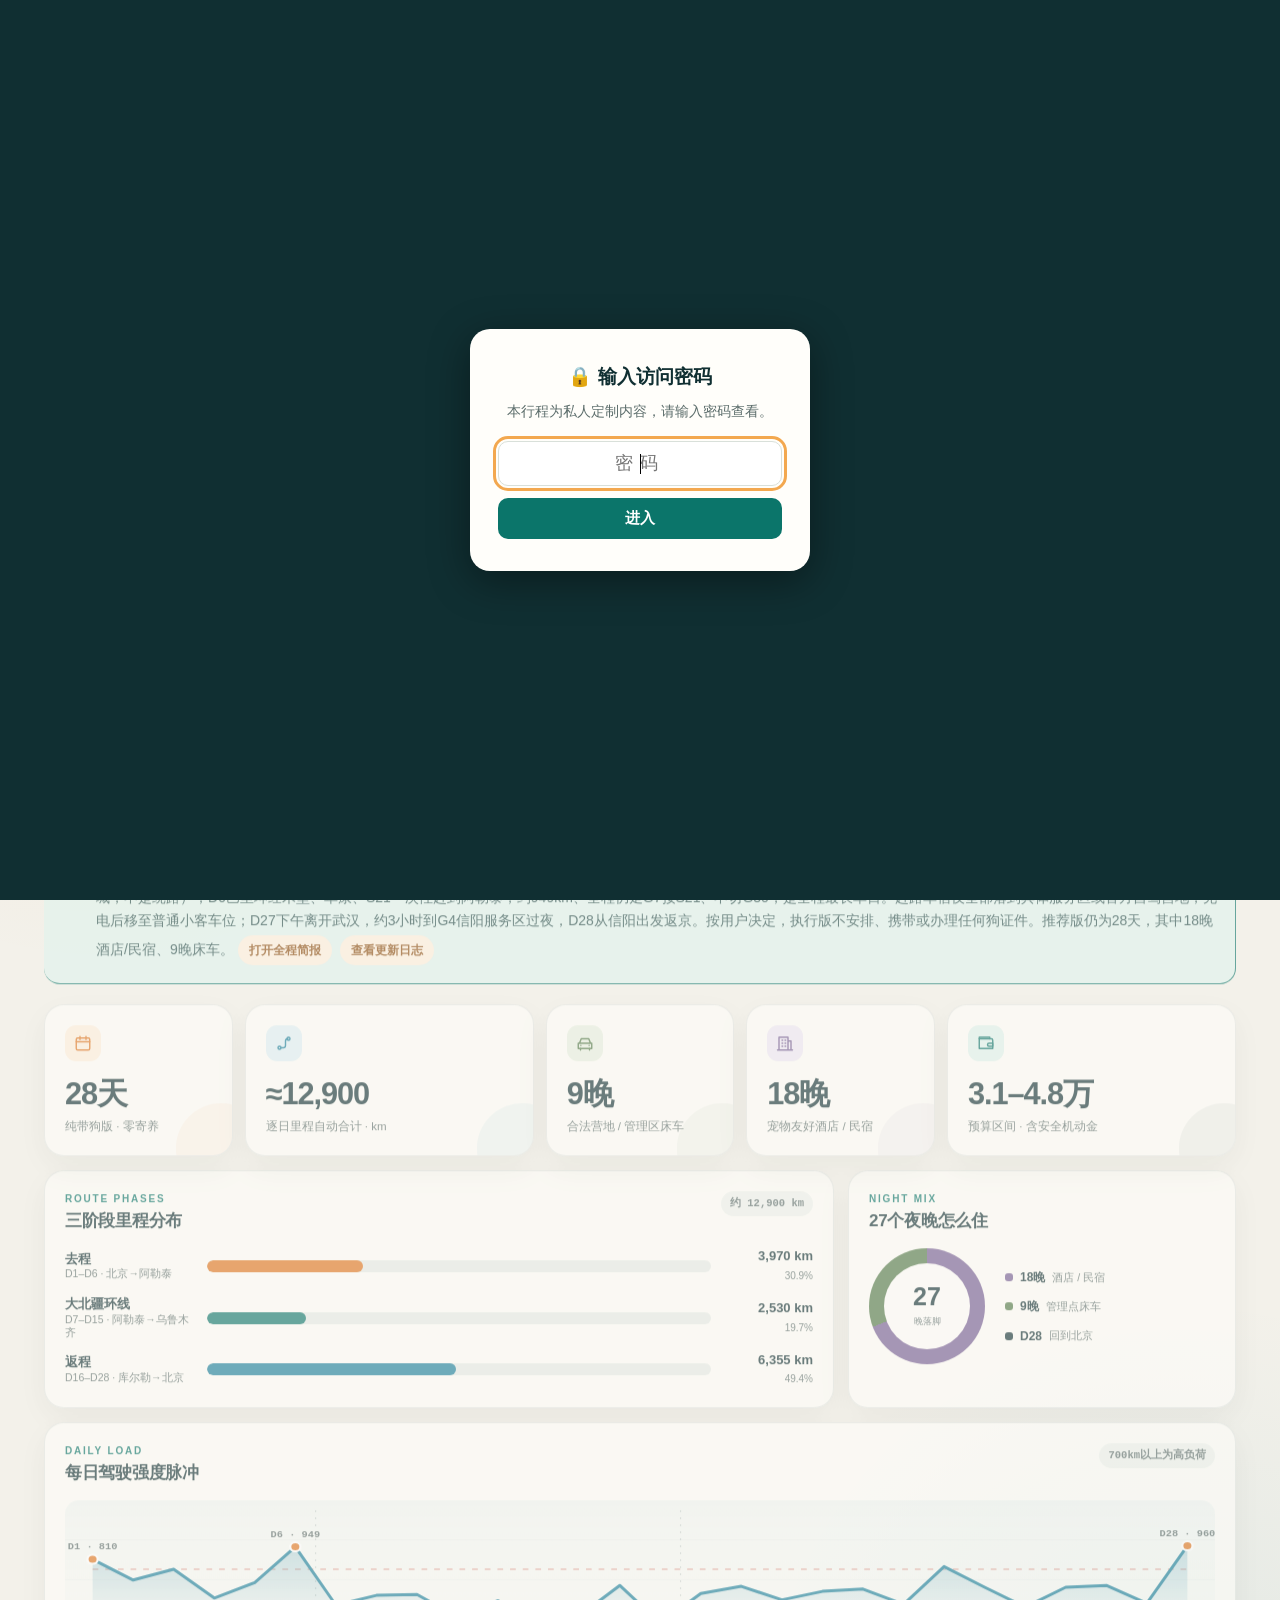
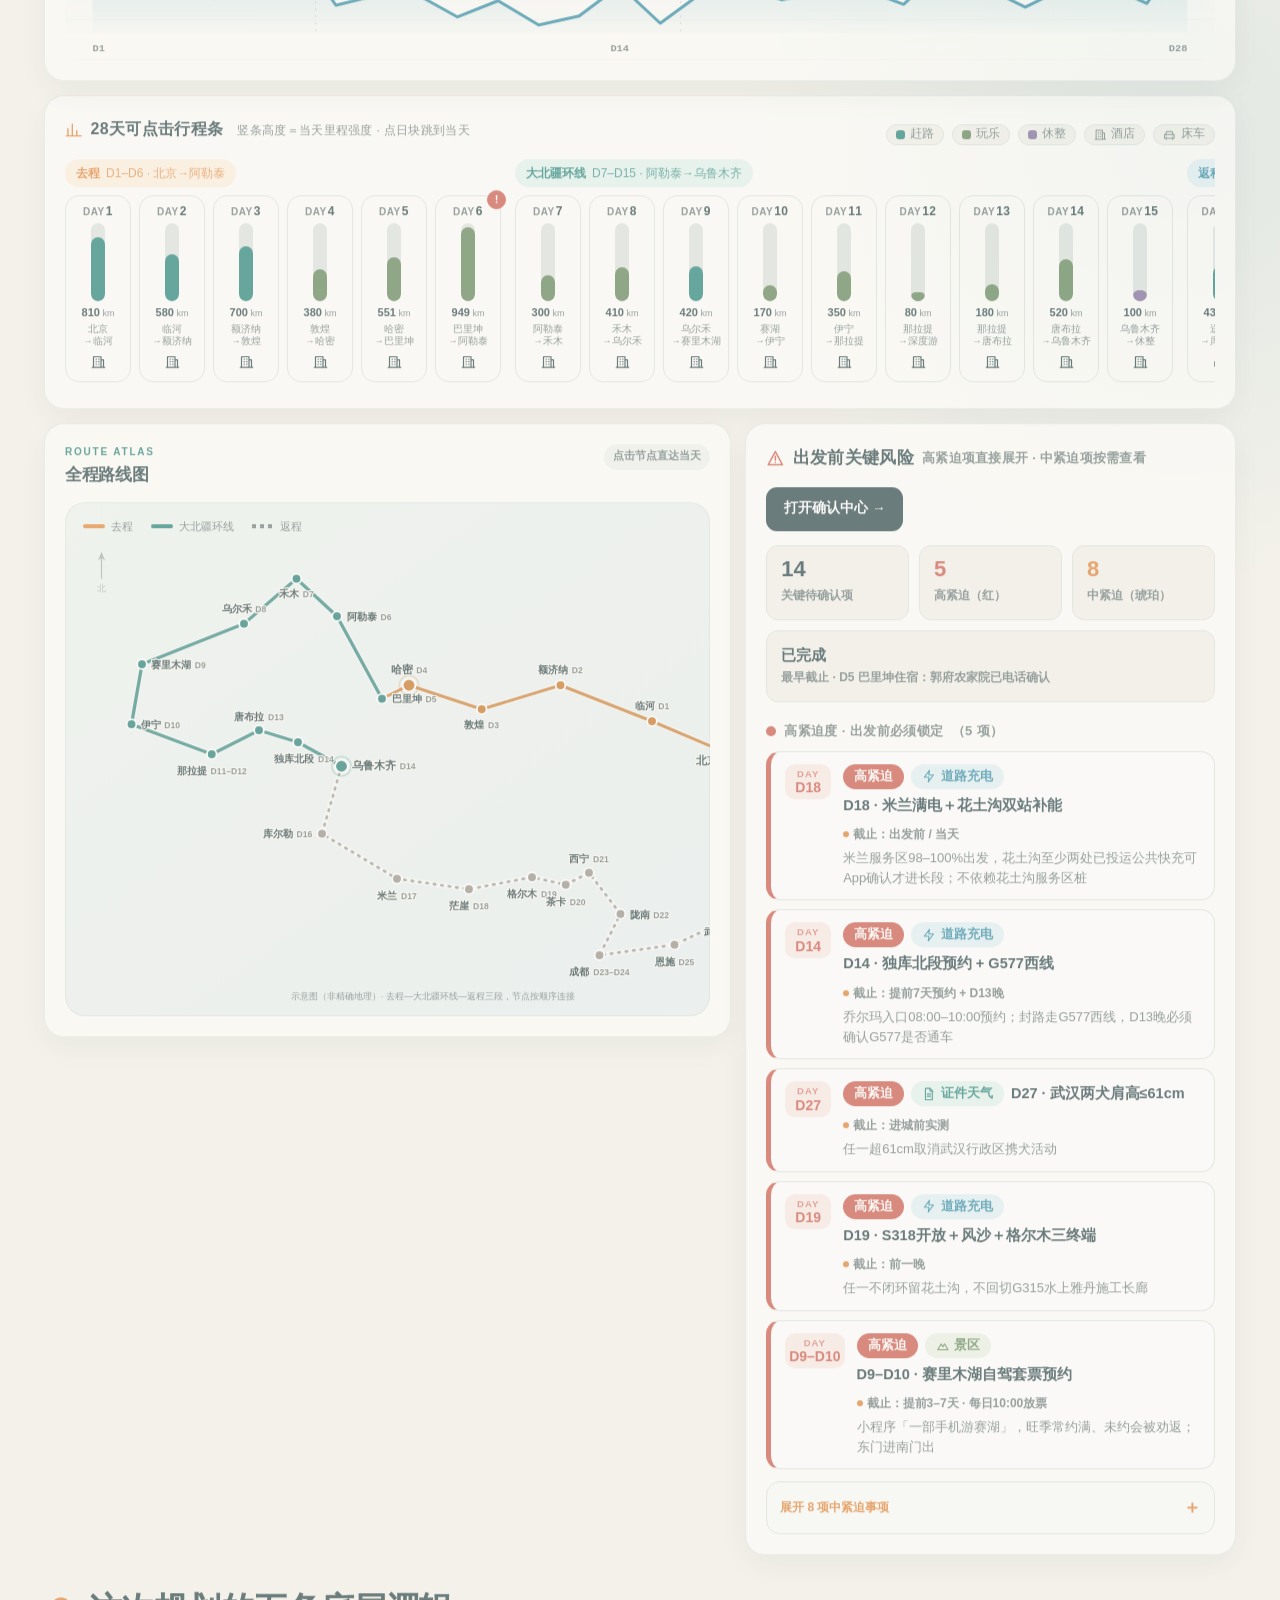
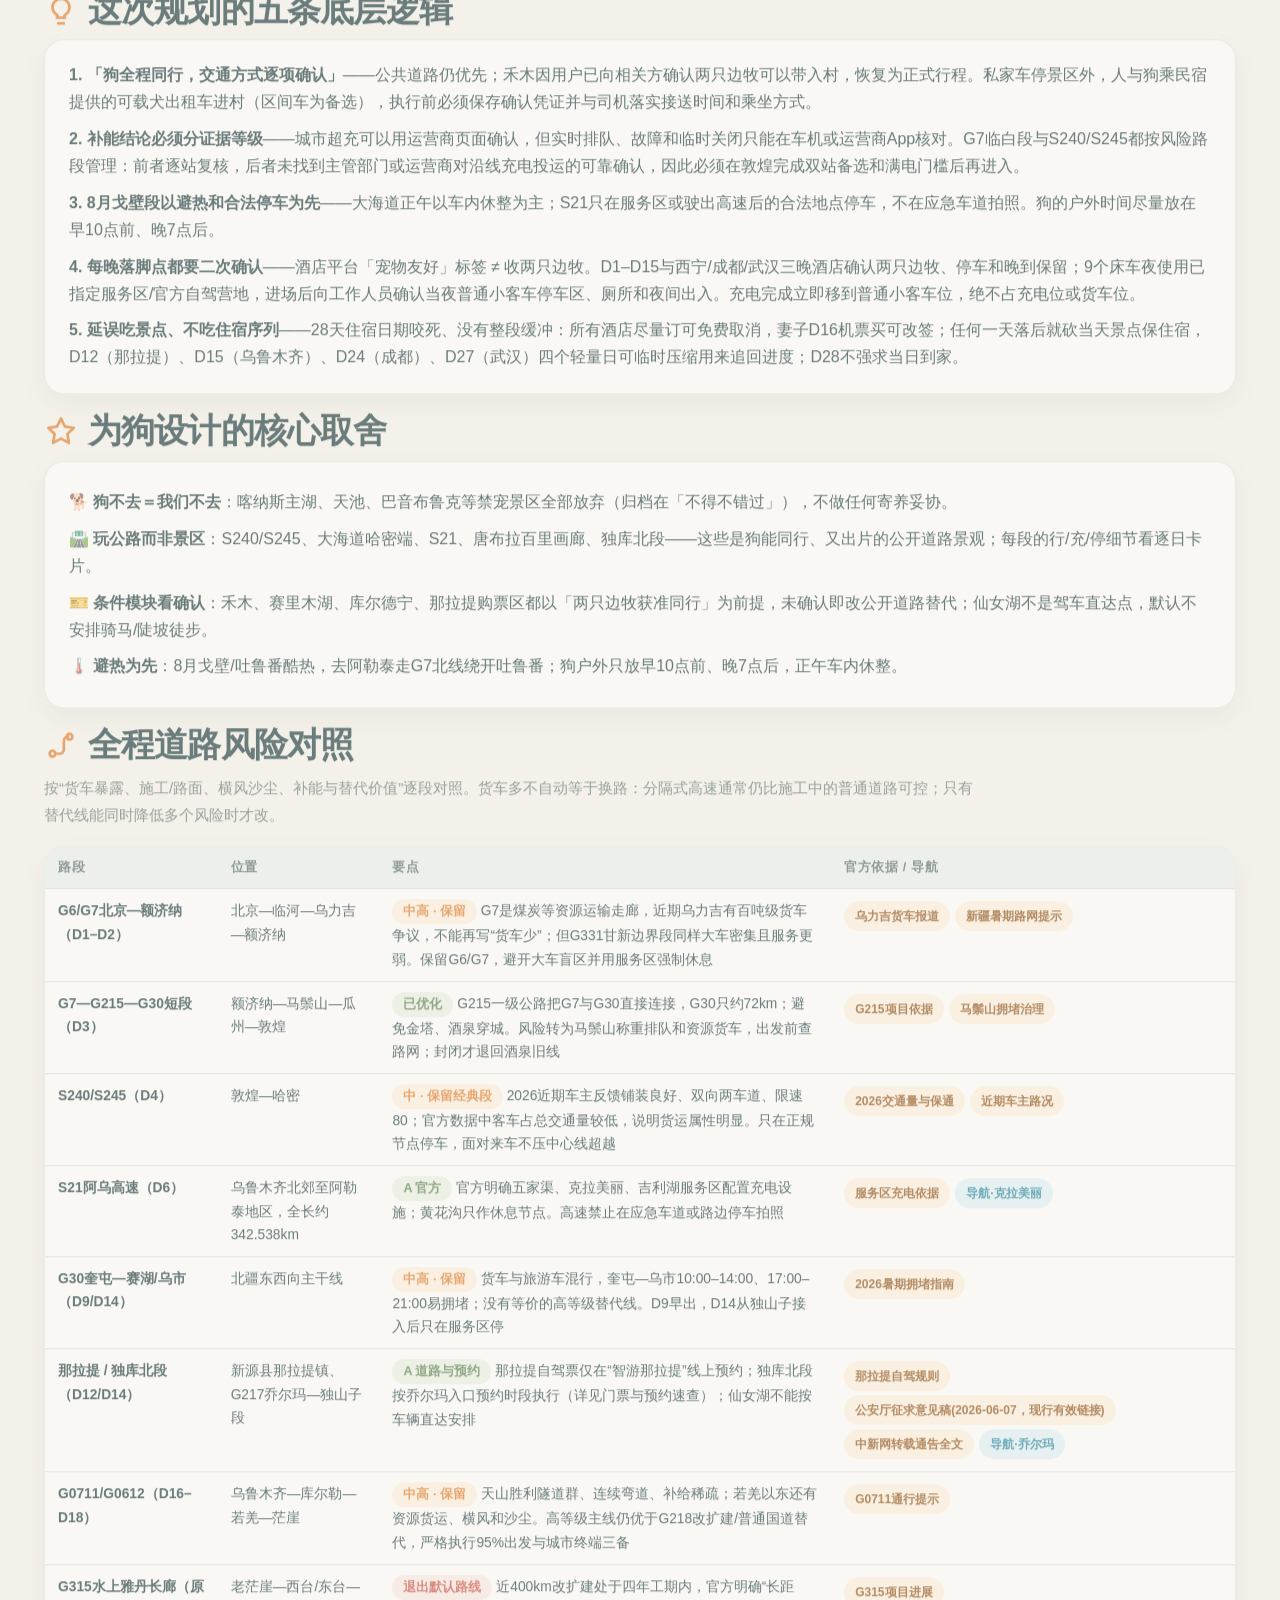
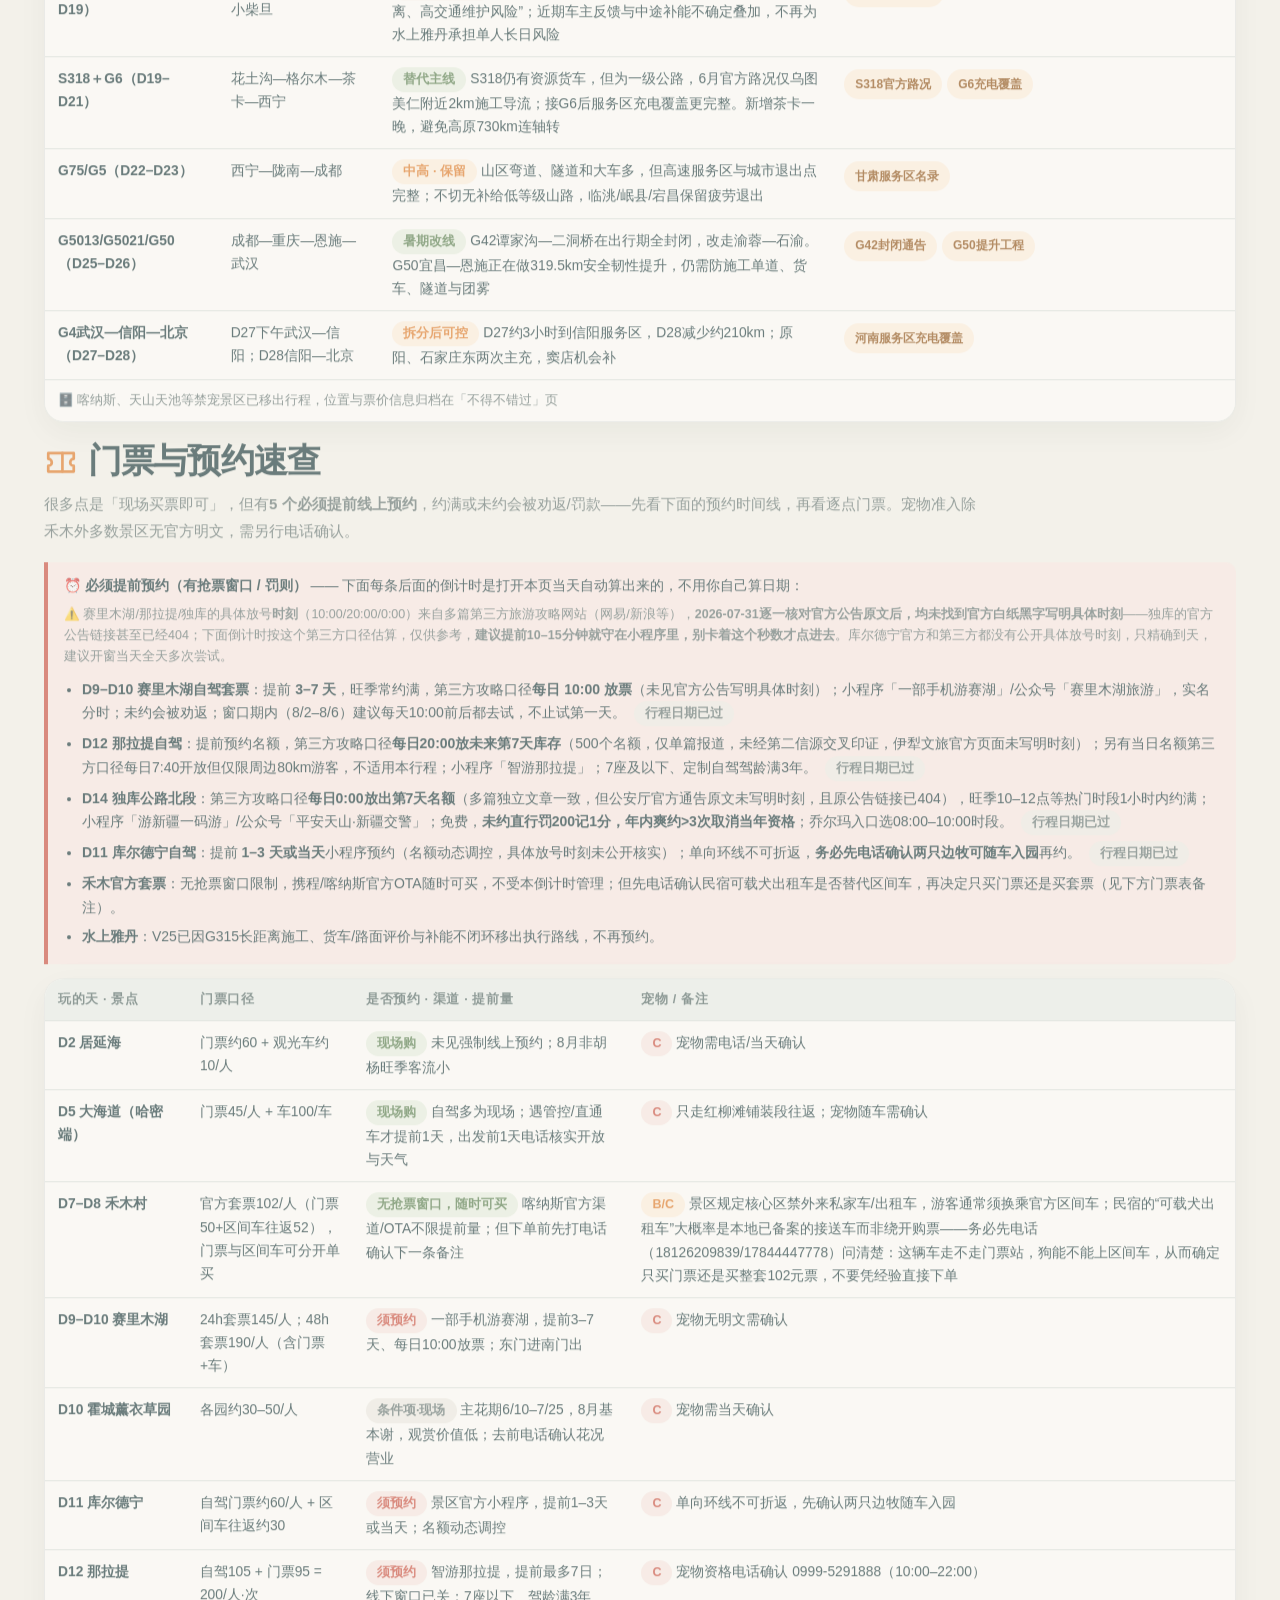
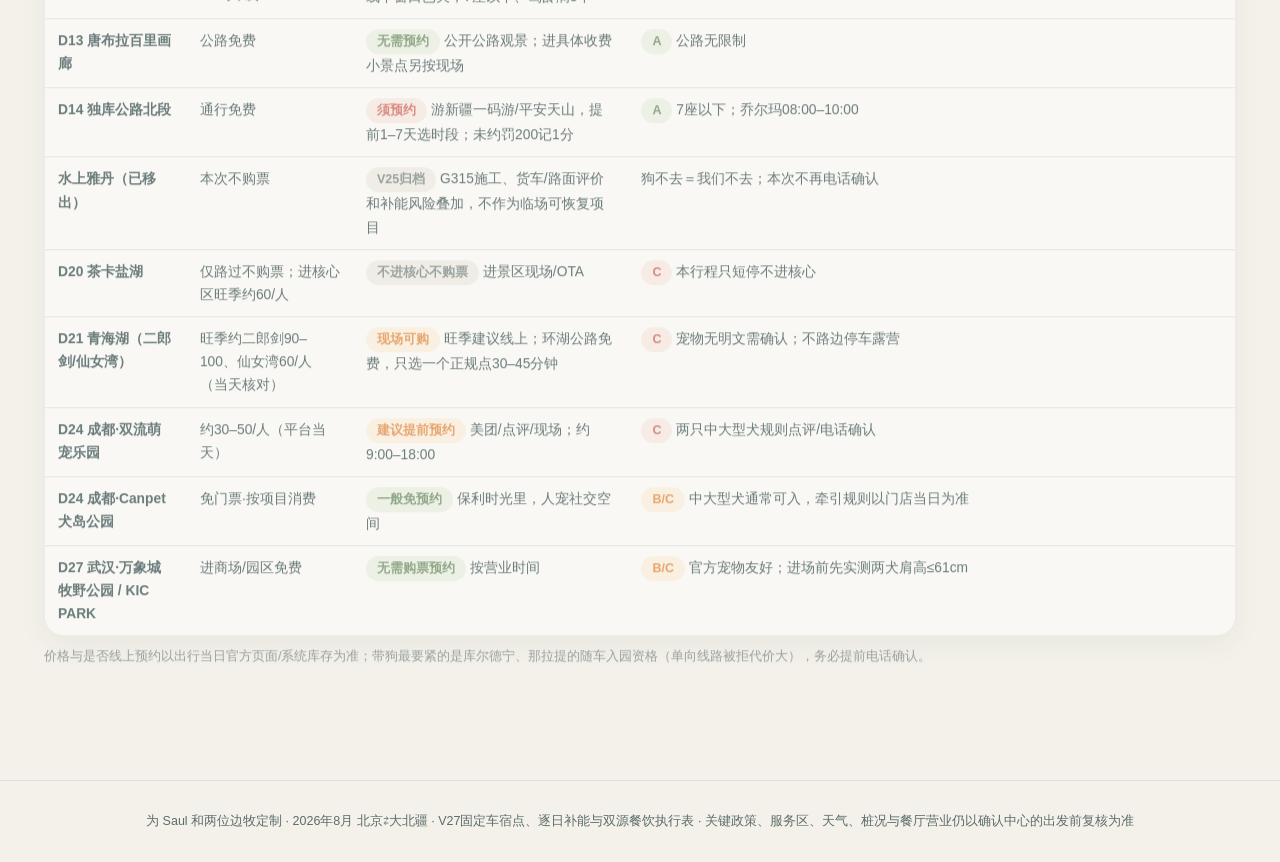
<file: 归档/新疆自驾_2026-08/index.html>
<!DOCTYPE html>
<html lang="zh-CN">
<head>
<meta charset="UTF-8">
<meta http-equiv="refresh" content="0; url=大北疆带狗自驾攻略.html">
<title>北京⇄大北疆 · 28天带双边牧电车自驾攻略</title>
<style>
body{font-family:-apple-system,"PingFang SC","Microsoft YaHei",sans-serif;background:#faf7f0;color:#292723;display:flex;align-items:center;justify-content:center;min-height:100vh;margin:0}
a{color:#0e7268;font-weight:600}
</style>
</head>
<body>
  <p>正在跳转到 <a href="大北疆带狗自驾攻略.html">大北疆带狗自驾攻略</a>…</p>
</body>
</html>
</file>
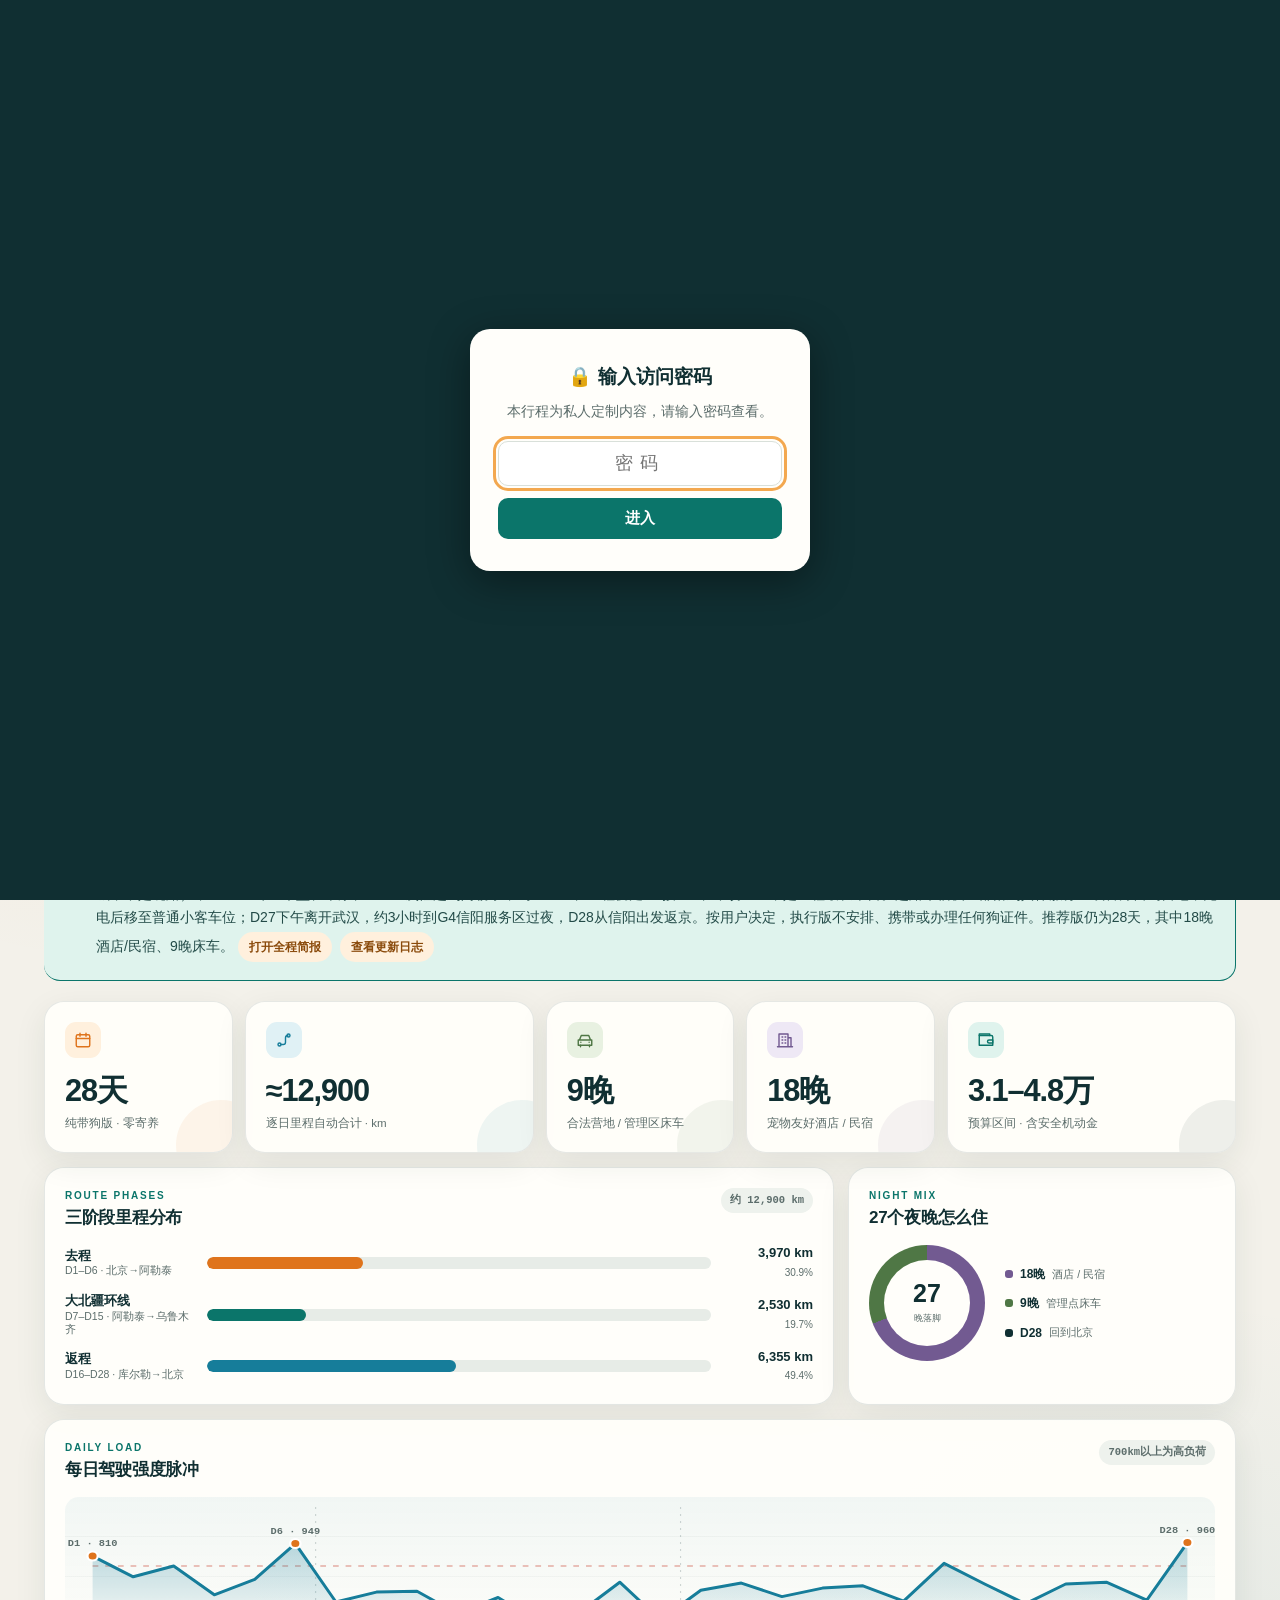
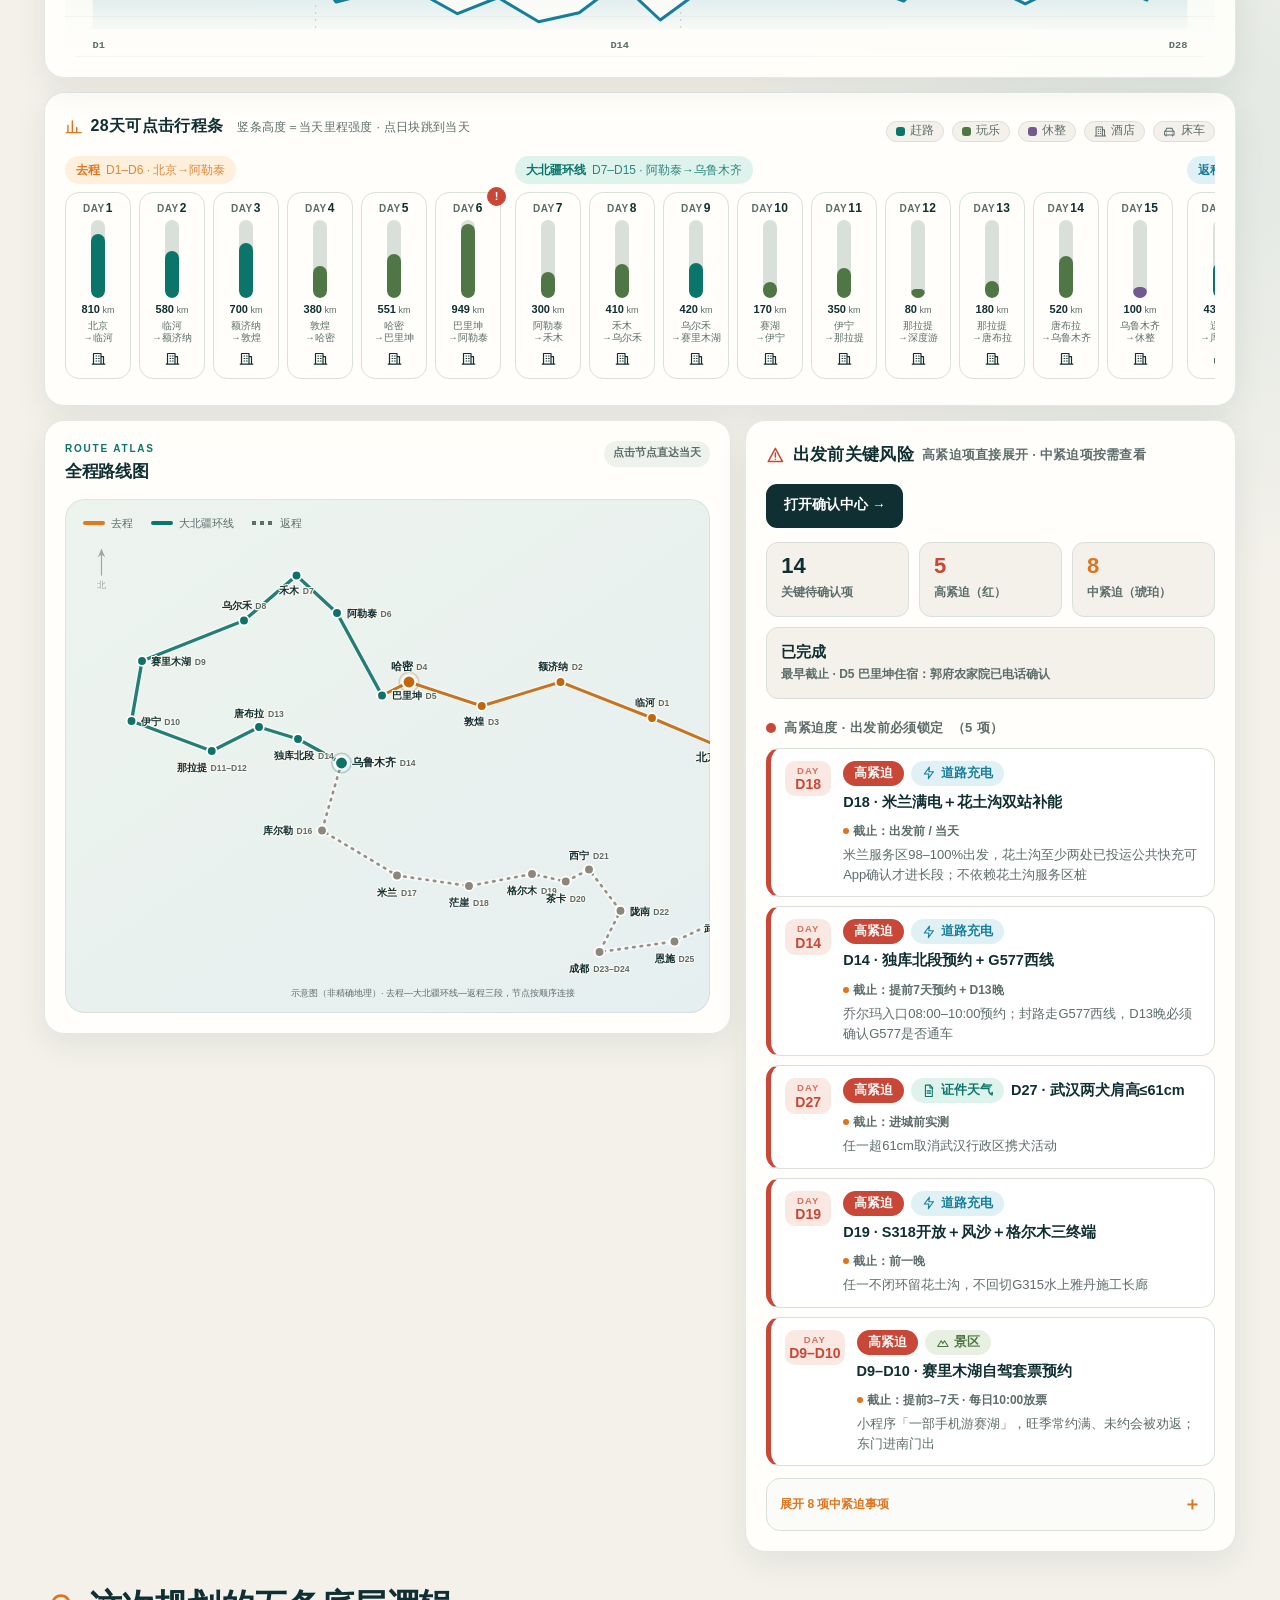
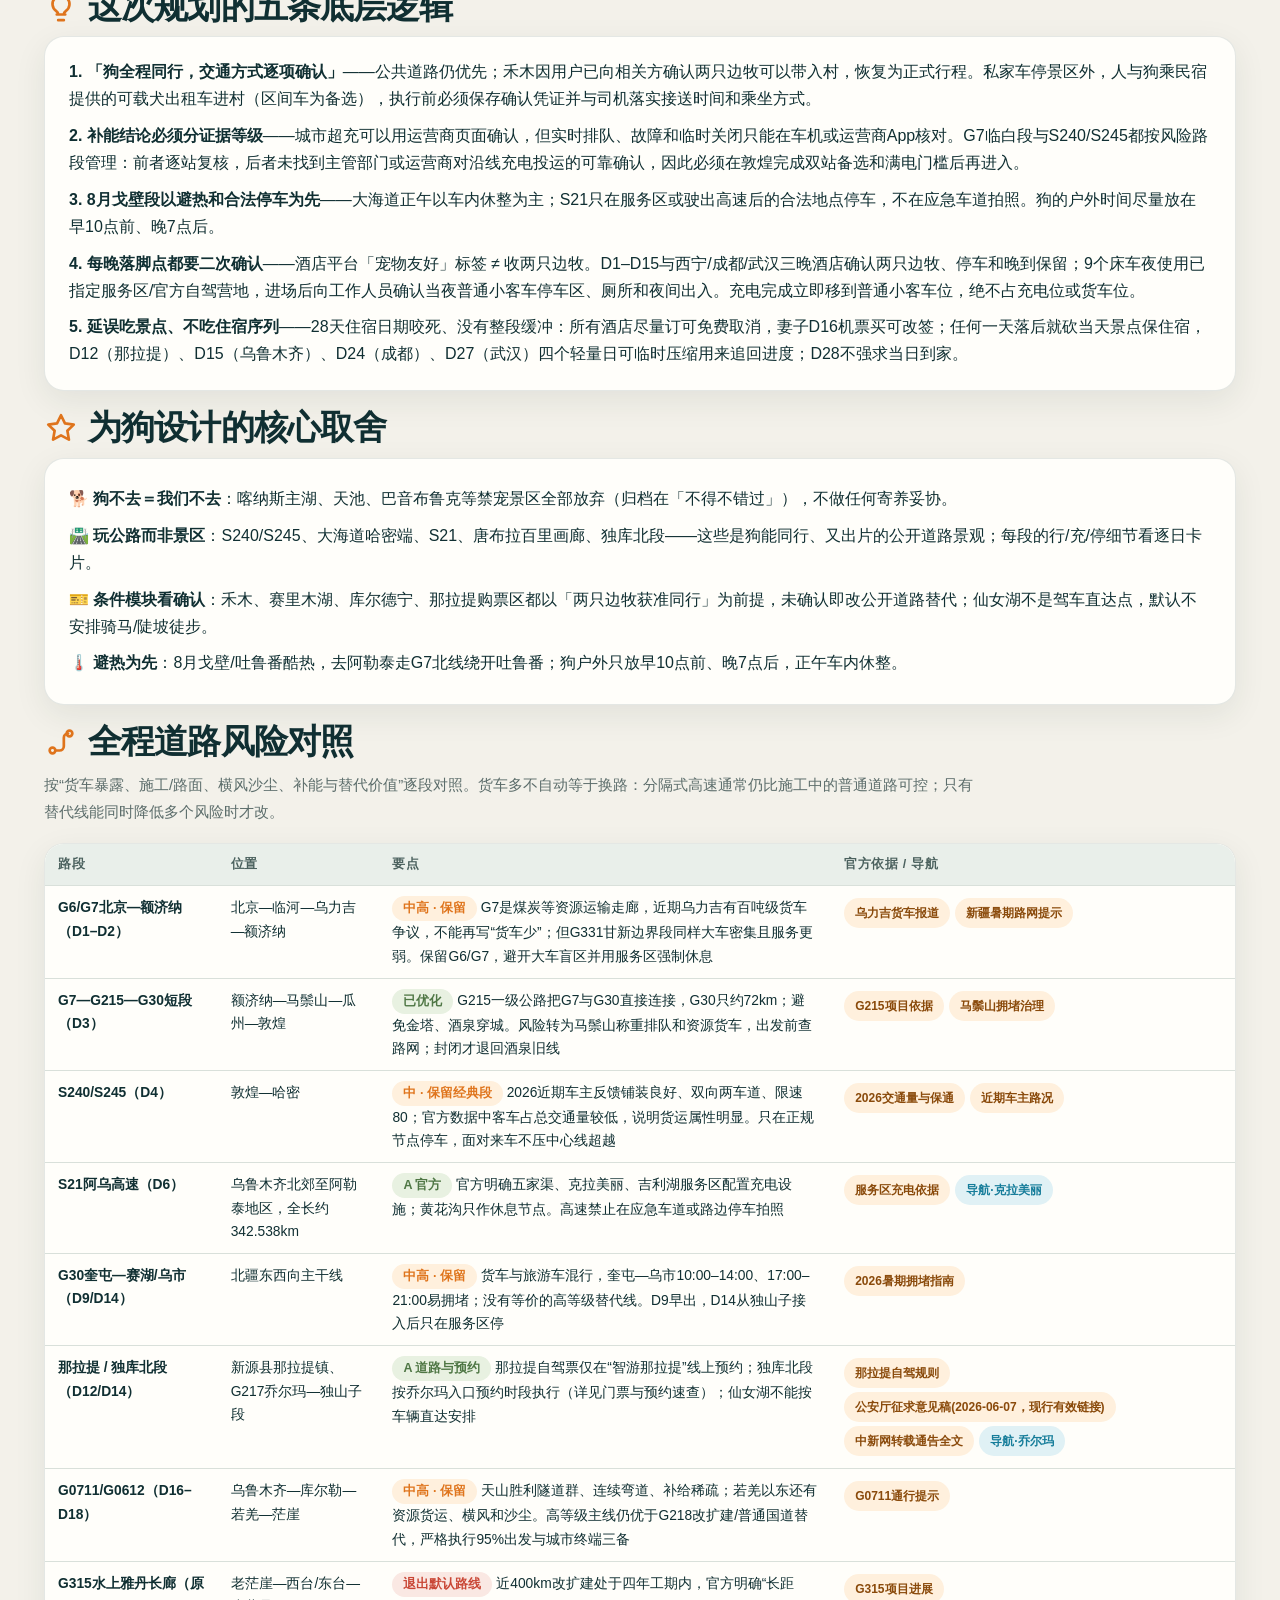
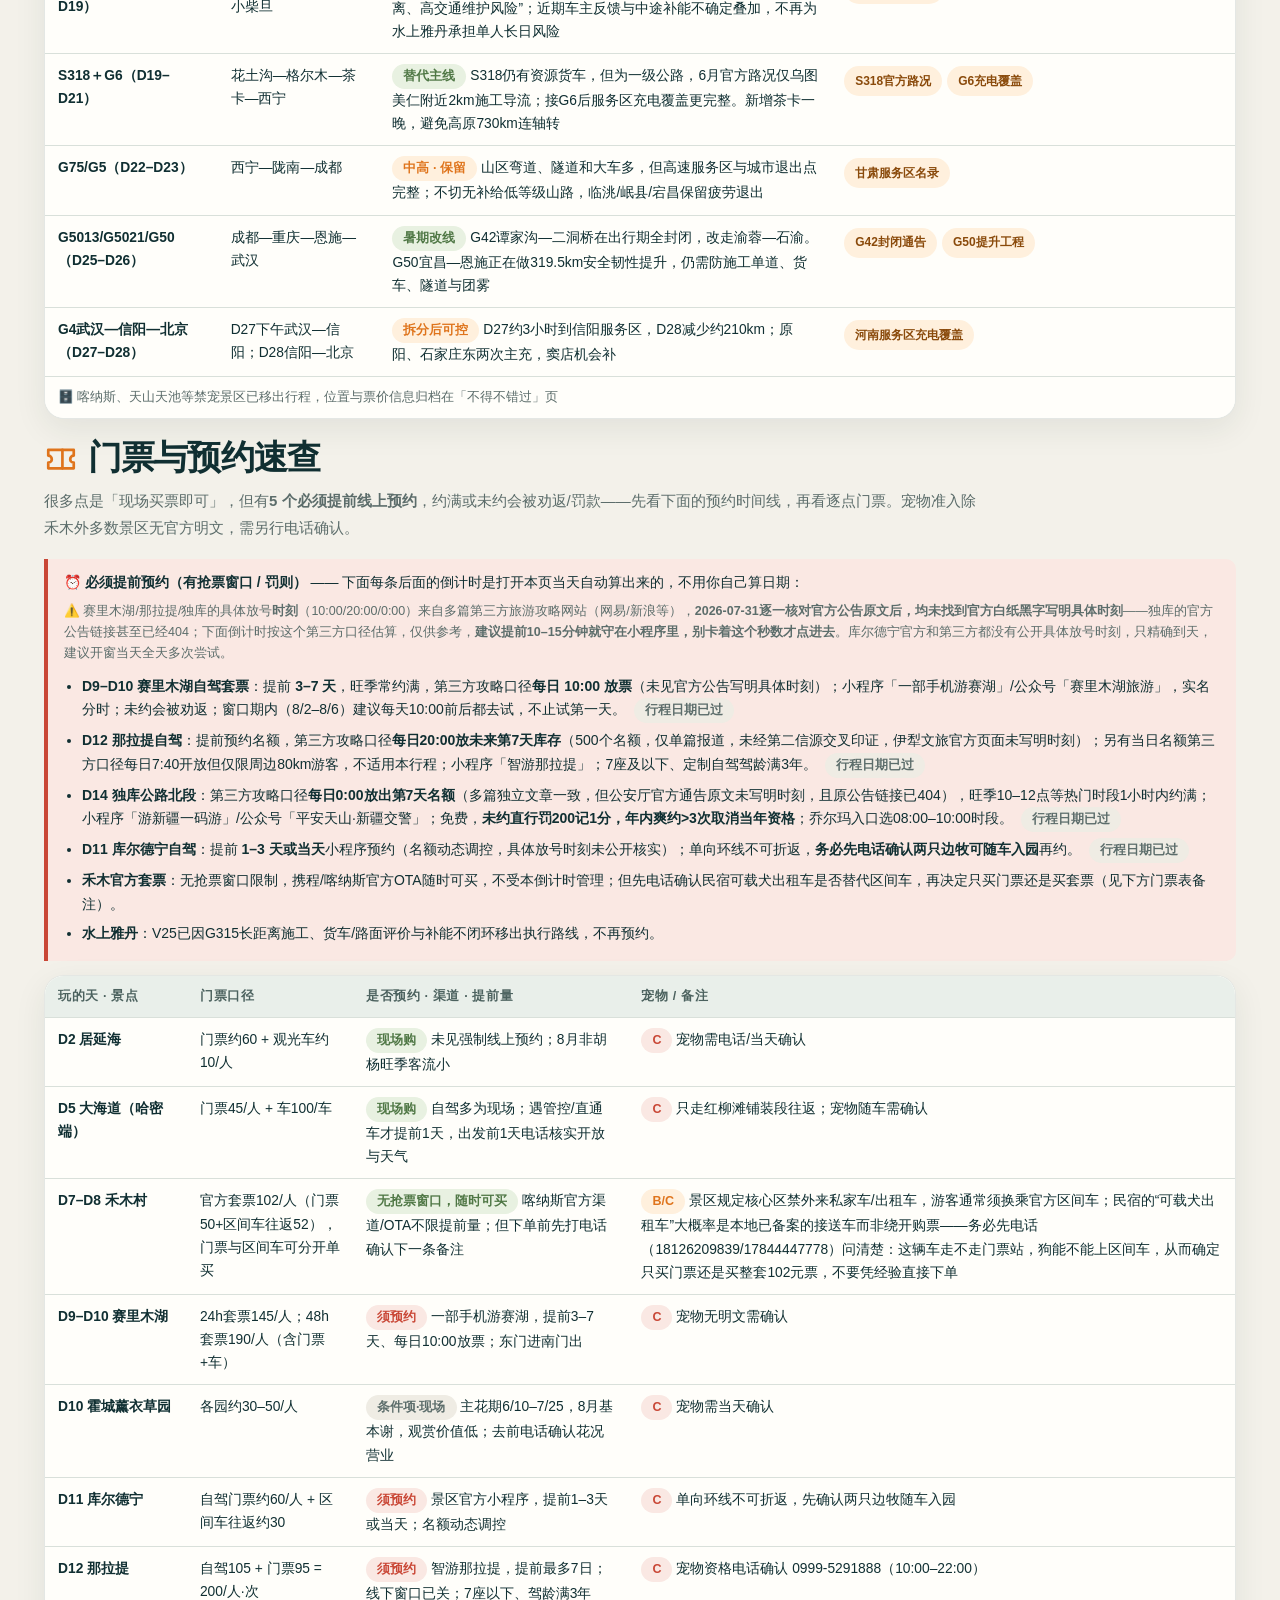
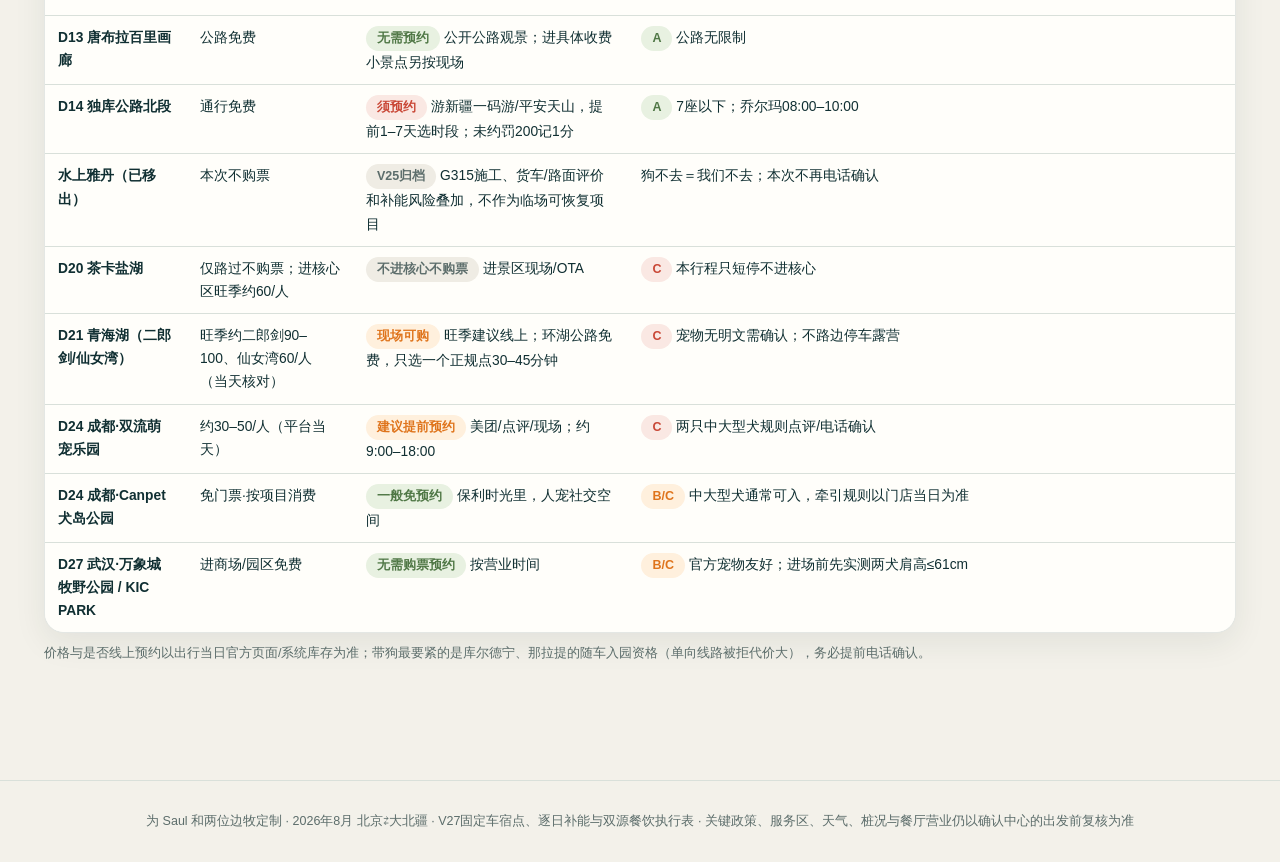
<file: 大北疆带狗自驾攻略.html>
<!DOCTYPE html>
<html lang="zh-CN">
<head>
<meta charset="UTF-8">
<meta name="viewport" content="width=device-width, initial-scale=1.0">
<title>北京⇄大北疆 · 28天带双边牧电车自驾攻略</title>
<link rel="icon" href="data:image/svg+xml,%3Csvg xmlns='http://www.w3.org/2000/svg' viewBox='0 0 64 64'%3E%3Crect width='64' height='64' rx='14' fill='%230e7268'/%3E%3Cpath d='M18 48 32 14 46 48 32 39Z' fill='%23fff'/%3E%3C/svg%3E">
<style>
:root{
  --paper:#faf7f0; --card:#ffffff; --ink:#292723; --sub:#6b6459; --line:#e8e1d4;
  --teal:#0e7268; --teal-l:#e3f2ef; --amber:#c2670a; --amber-l:#fdf0e0;
  --green:#55700f; --green-l:#eef3dd; --blue:#1d5f8f; --blue-l:#e4eff7;
  --red:#b3382c; --red-l:#fbe9e6; --purple:#6b4d8f;
  --radius:16px; --shadow:0 2px 10px rgba(60,50,30,.08);
}
*{margin:0;padding:0;box-sizing:border-box}
html{scroll-behavior:smooth}
body{background:var(--paper);color:var(--ink);font-family:-apple-system,"PingFang SC","Microsoft YaHei",sans-serif;line-height:1.75;font-size:15px}
b,strong{font-weight:600}

/* ===== HERO ===== */
.hero{position:relative;overflow:hidden;color:#fff;padding:0}
.hero svg{display:block;width:100%;height:auto}
.hero-inner{position:absolute;inset:0;display:flex;flex-direction:column;justify-content:center;align-items:center;text-align:center;padding:24px}
.hero h1{font-size:clamp(26px,5vw,46px);font-weight:800;letter-spacing:.06em;text-shadow:0 2px 14px rgba(0,0,0,.35)}
.hero p.sub{margin-top:10px;font-size:clamp(13px,2vw,17px);opacity:.95;text-shadow:0 1px 8px rgba(0,0,0,.4)}
.hero .chips{margin-top:18px;display:flex;gap:10px;flex-wrap:wrap;justify-content:center}
.hero .chip{background:rgba(255,255,255,.18);backdrop-filter:blur(6px);border:1px solid rgba(255,255,255,.35);padding:6px 14px;border-radius:99px;font-size:13px;font-weight:600}

/* ===== NAV ===== */
nav{position:sticky;top:0;z-index:50;background:rgba(250,247,240,.92);backdrop-filter:blur(10px);border-bottom:1px solid var(--line);display:flex;justify-content:center;gap:10px;padding:8px;overflow-x:auto}
.nav-group{display:flex;flex:none;align-items:center;gap:3px;padding-right:8px;border-right:1px solid var(--line)}
.nav-group:last-child{border-right:0;padding-right:0}
.nav-label{font-size:10px;font-weight:800;color:#9a9183;letter-spacing:.08em;white-space:nowrap;padding:0 3px}
nav button{border:none;background:none;font:inherit;font-size:14px;font-weight:600;color:var(--sub);padding:8px 16px;border-radius:99px;cursor:pointer;white-space:nowrap;transition:.2s}
nav button:hover{color:var(--ink);background:#f0ead9}
nav button.on{background:var(--ink);color:#fff}
.nav-mobile-hint{display:none;text-align:center;color:var(--sub);font-size:11px;padding:4px 10px;background:var(--paper);border-bottom:1px solid var(--line)}
button:focus-visible,a:focus-visible,[role="button"]:focus-visible,[role="tab"]:focus-visible{outline:3px solid #f3a84f;outline-offset:3px}
.node:focus-visible circle.dot{stroke:#f3a84f;stroke-width:5}

main{max-width:1020px;margin:0 auto;padding:28px 16px 80px}
.tab{display:none;animation:fade .35s ease}
.tab.on{display:block}
@keyframes fade{from{opacity:0;transform:translateY(8px)}to{opacity:1;transform:none}}

h2.sec{font-size:24px;font-weight:800;margin:34px 0 6px;display:flex;align-items:center;gap:10px}
h2.sec:first-child{margin-top:0}
p.lead{color:var(--sub);margin-bottom:18px}
.card{background:var(--card);border:1px solid var(--line);border-radius:var(--radius);box-shadow:var(--shadow);padding:20px 22px;margin-bottom:16px}

/* pills & badges */
.pill{display:inline-flex;align-items:center;gap:5px;padding:2px 11px;border-radius:99px;font-size:12.5px;font-weight:600;white-space:nowrap}
.p-teal{background:var(--teal-l);color:var(--teal)} .p-amber{background:var(--amber-l);color:var(--amber)}
.p-green{background:var(--green-l);color:var(--green)} .p-blue{background:var(--blue-l);color:var(--blue)}
.p-red{background:var(--red-l);color:var(--red)} .p-gray{background:#efece4;color:var(--sub)}

/* stats grid */
.stats{display:grid;grid-template-columns:repeat(auto-fit,minmax(140px,1fr));gap:12px;margin:18px 0}
.stat{background:var(--card);border:1px solid var(--line);border-radius:var(--radius);padding:16px;text-align:center}
.stat .n{font-size:26px;font-weight:800;color:var(--teal)}
.stat .l{font-size:12.5px;color:var(--sub);margin-top:2px}

/* route map */
.mapwrap{background:linear-gradient(160deg,#f3efe3,#e9f0ea);border:1px solid var(--line);border-radius:var(--radius);padding:10px;overflow-x:auto}
.mapwrap svg{min-width:640px;width:100%;height:auto;display:block}
.node{cursor:pointer}
.node circle.dot{transition:r .18s ease, stroke-width .18s ease}
.node:hover circle.dot{r:10}
.node:hover .halo{opacity:.5}
.node:focus-visible{outline:none}
.route-line{transition:stroke-width .2s ease}
@media (prefers-reduced-motion:reduce){
  .node circle.dot,.node:hover circle.dot,.node:hover .halo,.route-line{transition:none}
  .node:hover circle.dot{r:8.5}
}
.lk.dash{background-image:linear-gradient(90deg,currentColor 55%,transparent 0);background-size:8px 4px;background-color:transparent!important;border-radius:0}
.legend{display:flex;gap:18px;flex-wrap:wrap;font-size:13px;color:var(--sub);padding:8px 12px 4px}
.legend span{display:inline-flex;align-items:center;gap:6px}
.lk{width:22px;height:4px;border-radius:2px;display:inline-block}

/* ===== DAY CARDS ===== */
.filters{display:flex;gap:8px;flex-wrap:wrap;margin:14px 0 20px}
.filters button{border:1px solid var(--line);background:var(--card);font:inherit;font-size:13px;font-weight:600;color:var(--sub);padding:7px 16px;border-radius:99px;cursor:pointer;transition:.2s}
.filters button.on{background:var(--teal);border-color:var(--teal);color:#fff}
.filters button:hover:not(.on){border-color:var(--teal);color:var(--teal)}
.expand-all{margin-left:auto}

.day{background:var(--card);border:1px solid var(--line);border-radius:var(--radius);box-shadow:var(--shadow);margin-bottom:18px;overflow:hidden;transition:.2s}
.day.hidden{display:none}
.day-art{position:relative;height:120px;overflow:hidden}
.day-art svg{width:100%;height:100%;display:block}
.day-art .dnum{position:absolute;left:18px;bottom:10px;color:#fff;font-size:26px;font-weight:800;text-shadow:0 2px 8px rgba(0,0,0,.4);letter-spacing:.04em}
.day-art .demoji{position:absolute;right:16px;bottom:8px;font-size:34px;filter:drop-shadow(0 2px 4px rgba(0,0,0,.3))}
.day-head{padding:14px 20px 15px;cursor:pointer;user-select:none}
.day-head .arrow{float:right;color:var(--sub);transition:transform .25s;font-size:12px;margin-top:5px}
.day.open .arrow{transform:rotate(180deg)}
.day-head .t{display:flex;align-items:baseline;gap:10px;flex-wrap:wrap}
.day-head h3{font-size:18px;font-weight:800;line-height:1.35}
.day-head .date{color:var(--sub);font-size:13px;font-weight:600}
/* ---- 概况速览 glance ---- */
.glance{display:flex;align-items:center;gap:8px;flex-wrap:wrap;margin-top:12px}
.g-km{display:flex;align-items:center;gap:9px;flex:1 1 190px;min-width:170px}
.g-km .bar{flex:1;height:7px;border-radius:99px;background:var(--line);overflow:hidden}
.g-km .bar i{display:block;height:100%;border-radius:99px;transition:width .4s ease}
.g-km .bar i.s{background:var(--teal)}
.g-km .bar i.m{background:var(--amber)}
.g-km .bar i.l{background:var(--red)}
.g-km .val{font-size:13px;font-weight:800;color:var(--ink);white-space:nowrap}
.g-km .val small{color:var(--sub);font-weight:600;font-size:11.5px}
.chip{display:inline-flex;align-items:center;gap:5px;min-width:0;max-width:230px;padding:3px 11px;border-radius:99px;font-size:12px;font-weight:600;background:var(--paper);border:1px solid var(--line);color:var(--sub);white-space:nowrap}
.chip .ic{flex:none;font-size:12.5px;line-height:1}
.chip b{font-weight:700;color:var(--ink);min-width:0;overflow:hidden;text-overflow:ellipsis;white-space:nowrap}
.chip.charge{background:var(--blue-l);border-color:var(--blue-l);color:var(--blue)} .chip.charge b{color:var(--blue)}
.chip.stay{border-color:var(--line);color:var(--purple)} .chip.stay b{color:var(--purple)}
.chip.depart{color:var(--amber)} .chip.depart b{color:var(--amber)}
.chip.warn{background:var(--red-l);border-color:var(--red-l);color:var(--red)} .chip.warn b{color:var(--red)}
/* ---- 展开态主体 ---- */
.day-body{display:none;padding:2px 20px 20px;border-top:1px dashed var(--line)}
.day.open .day-body{display:block}
.routeline{margin-top:14px;background:var(--paper);border:1px solid var(--line);border-radius:12px;padding:10px 14px;font-size:13.5px;color:var(--sub);font-weight:600;line-height:1.65}
.routeline .ic{color:var(--teal)}
.decision{margin-top:12px;padding:11px 15px;border-left:5px solid var(--red);border-radius:0 12px 12px 0;background:var(--red-l);color:#713129;font-size:13.6px;line-height:1.66}
.decision .dh{display:flex;align-items:center;gap:6px;font-weight:800;color:var(--red);font-size:12.5px;letter-spacing:.05em;margin-bottom:3px}
.seg{margin-top:12px;border:1px solid var(--line);border-radius:12px;padding:11px 14px}
.seg .sh{display:flex;align-items:center;gap:7px;font-size:12.5px;font-weight:800;letter-spacing:.04em;margin-bottom:7px}
.seg .sh .ic{font-size:14px;line-height:1}
.seg ul{list-style:none;display:grid;gap:5px}
.seg li{position:relative;padding-left:16px;color:#3d3a33;font-size:14px;line-height:1.62}
.seg li::before{content:"";position:absolute;left:3px;top:9px;width:5px;height:5px;border-radius:50%;background:var(--line)}
.seg.charge{background:var(--blue-l);border-color:var(--blue-l)} .seg.charge .sh{color:var(--blue)} .seg.charge li::before{background:var(--blue)}
.seg.tip{background:var(--red-l);border-color:var(--red-l)} .seg.tip .sh{color:var(--red)} .seg.tip li::before{background:var(--red)}
.seg.stay{background:var(--paper);border-color:var(--line);border-left:5px solid var(--purple);border-radius:0 12px 12px 0} .seg.stay .sh{color:var(--purple)} .seg.stay li::before{background:var(--purple)}
.seg.play{background:var(--card)} .seg.play .sh{color:var(--green)} .seg.play li::before{background:var(--green)}
.seg.food{background:var(--card)} .seg.food .sh{color:var(--amber)} .seg.food li::before{background:var(--amber)}

/* tables */
table{width:100%;border-collapse:collapse;font-size:13.8px;background:var(--card)}
.twrap{overflow-x:auto;border:1px solid var(--line);border-radius:var(--radius);box-shadow:var(--shadow);margin-bottom:18px}
th{background:#f3eee1;text-align:left;padding:10px 13px;font-size:12.5px;letter-spacing:.05em;color:var(--sub);white-space:nowrap}
td{padding:10px 13px;border-top:1px solid var(--line);vertical-align:top}
tr:hover td{background:#fbf9f3}
.ok{color:var(--green);font-weight:700} .no{color:var(--red);font-weight:700} .warn{color:var(--amber);font-weight:700}

/* checklist */
.cklist{display:grid;grid-template-columns:repeat(auto-fill,minmax(290px,1fr));gap:16px}
.ckcard{background:var(--card);border:1px solid var(--line);border-radius:var(--radius);box-shadow:var(--shadow);padding:18px 20px}
.ckcard h4{font-size:15.5px;font-weight:800;margin-bottom:10px;display:flex;align-items:center;gap:8px}
.ck{display:flex;align-items:flex-start;gap:9px;padding:5px 0;cursor:pointer;font-size:14px;color:#3d3a33}
.ck input{margin-top:5px;accent-color:var(--teal);width:15px;height:15px;flex:none;cursor:pointer}
.ck.done{color:#b0a898;text-decoration:line-through}
.ckprog{font-size:12.5px;color:var(--sub);font-weight:600;margin-left:auto}

/* confirmation center */
.freshness-banner{margin:0 0 18px;padding:9px 13px;border:1px solid var(--line);border-radius:10px;background:var(--teal-l);color:var(--teal);font-size:13px}
.freshness-banner.stale{background:var(--amber-l);color:var(--amber);border-color:#edc38f}
.confirm-summary{display:grid;grid-template-columns:repeat(4,minmax(110px,1fr));gap:10px;margin:16px 0}
.confirm-stat{background:var(--card);border:1px solid var(--line);border-radius:12px;padding:12px;text-align:center}
.confirm-stat b{display:block;font-size:22px;color:var(--teal)}
.confirm-toolbar{display:flex;gap:7px;flex-wrap:wrap;margin:14px 0}
.confirm-toolbar button{border:1px solid var(--line);background:var(--card);font:inherit;font-size:12.5px;font-weight:700;color:var(--sub);padding:6px 12px;border-radius:99px;cursor:pointer}
.confirm-toolbar button.on{background:var(--teal);border-color:var(--teal);color:#fff}
.confirm-grid{display:grid;grid-template-columns:repeat(auto-fill,minmax(310px,1fr));gap:14px}
.confirm-card{background:var(--card);border:1px solid var(--line);border-radius:var(--radius);box-shadow:var(--shadow);padding:16px}
.confirm-card[data-alert="overdue"],.confirm-card[data-alert="incomplete"]{border-color:#df8e86}
.confirm-card[data-alert="soon"],.confirm-card[data-alert="recheck"]{border-color:#e1b56f}
.confirm-card h3{font-size:15px;line-height:1.45;margin-bottom:5px}
.confirm-meta{font-size:12px;color:var(--sub);margin-bottom:9px}
.confirm-alert{display:inline-flex;margin-left:5px;font-size:11px;font-weight:800;color:var(--red)}
.confirm-fields{display:grid;grid-template-columns:1fr 1fr;gap:8px}
.confirm-card label{display:grid;gap:3px;font-size:12px;color:var(--sub)}
.confirm-card select,.confirm-card input,.confirm-card textarea{width:100%;border:1px solid var(--line);border-radius:8px;background:#fff;color:var(--ink);font:inherit;font-size:13px;padding:6px 8px}
.confirm-card textarea{grid-column:1/-1;min-height:58px;resize:vertical}
.confirm-fields>label:last-child{grid-column:1/-1}
.confirm-links{margin:9px 0 5px}
.confirm-save-warning{display:none;color:var(--red);font-weight:700;margin-bottom:10px}
.confirm-save-warning.on{display:block}

.note{border-left:4px solid var(--amber);background:var(--amber-l);border-radius:0 10px 10px 0;padding:12px 16px;margin:14px 0;font-size:14px}
.note.red{border-color:var(--red);background:var(--red-l)}
.note.teal{border-color:var(--teal);background:var(--teal-l)}
.small{font-size:12.5px;color:var(--sub)}
.lnk{display:inline-block;font-size:12px;font-weight:700;color:var(--blue);background:var(--blue-l);border-radius:99px;padding:1px 10px;margin:2px 5px 2px 0;text-decoration:none;white-space:nowrap}
.lnk.bk{color:#8a4a0b;background:var(--amber-l)}
.lnk:hover{filter:brightness(.9)}
.tab-link{border:0;cursor:pointer;font-family:inherit}
.print-btn{margin-left:0}
.freshness{display:inline-flex;align-items:center;gap:5px;color:var(--sub);font-size:12px}
.freshness.stale{color:var(--red);font-weight:700}
.addr{color:var(--sub);font-size:12.5px}
footer{text-align:center;color:var(--sub);font-size:12.5px;padding:30px 16px;border-top:1px solid var(--line)}
@media(max-width:640px){
  .hero{height:230px;background:#58758e}
  .hero svg{width:100%;height:100%}
  .hero-inner{padding:18px 14px}
  .hero h1{font-size:29px}
  .hero p.sub{max-width:330px;font-size:13px;line-height:1.5}
  .hero .chips{margin-top:14px;gap:7px}
  .hero .chip{padding:5px 10px;font-size:12px}
  .hero .chip:nth-child(n+3){display:none}
  nav{justify-content:flex-start}
  .nav-mobile-hint{display:block}
  .nav-label{display:none}
  .day-art{height:96px}
  .confirm-summary{grid-template-columns:repeat(2,1fr)}
  .confirm-grid{grid-template-columns:1fr}
  main{padding-top:18px}
}
@media(prefers-reduced-motion:reduce){
  html{scroll-behavior:auto}
  *,*::before,*::after{animation-duration:.01ms!important;animation-iteration-count:1!important;transition-duration:.01ms!important;scroll-behavior:auto!important}
}
@media print{
  @page{size:A4;margin:10mm}
  body{background:#fff;color:#000;font-size:10pt}
  .hero,nav,.nav-mobile-hint,footer,.filters,.freshness-banner,.no-print{display:none!important}
  main{max-width:none;padding:0}
  .tab{display:none!important;animation:none}
  #tab-days{display:block!important}
  #tab-days h2.sec{margin:0 0 3mm;font-size:18pt}
  #tab-days .lead{margin-bottom:4mm}
  .day,.day.hidden{display:block!important;break-inside:auto;page-break-inside:auto;box-shadow:none;border:1px solid #bbb;margin:0}
  .day+.day{break-before:page;page-break-before:always}
  .day-art{height:25mm}
  .day-head{padding:3mm 4mm}
  .day-head .arrow{display:none}
  .day-body{display:block!important;padding:0 4mm 3mm}
  .seg{margin-top:2.5mm}
  .seg li{font-size:9pt;padding-top:1px;padding-bottom:1px}
  .lnk{background:none;color:#000;padding:0;margin:0 2mm 0 0}
  .glance,.tl,.risk-panel{display:none!important}
}

/* ============ 28天总览行程条 ============ */
.tl{background:var(--card);border:1px solid var(--line);border-radius:var(--radius);box-shadow:var(--shadow);padding:18px 18px 20px;margin:18px 0}
.tl-head{display:flex;flex-wrap:wrap;align-items:baseline;gap:8px 14px;margin-bottom:14px}
.tl-title{font-size:17px;font-weight:700;letter-spacing:.02em}
.tl-title small{font-weight:500;color:var(--sub);font-size:12px;margin-left:6px}
.tl-legend{display:flex;flex-wrap:wrap;gap:6px 8px;margin-left:auto}
.tl-chip{display:inline-flex;align-items:center;gap:5px;font-size:11.5px;color:var(--sub);background:var(--paper);border:1px solid var(--line);border-radius:999px;padding:3px 9px;line-height:1}
.tl-dot{width:9px;height:9px;border-radius:3px;flex:0 0 auto}
.tl-dot.drive{background:var(--teal)} .tl-dot.fun{background:var(--green)} .tl-dot.rest{background:var(--purple)}
.tl-scroll{overflow-x:auto;overflow-y:hidden;-webkit-overflow-scrolling:touch;padding-bottom:6px}
.tl-track{display:flex;gap:14px;min-width:min-content;align-items:stretch}
.tl-stage{display:flex;flex-direction:column;gap:8px}
.tl-stage-hd{display:flex;align-items:center;gap:6px;font-size:12px;font-weight:600;border-radius:999px;padding:4px 11px;white-space:nowrap;align-self:flex-start}
.tl-stage-hd b{font-weight:700} .tl-stage-hd span{font-weight:500;opacity:.85}
.tl-stage[data-s="go"]   .tl-stage-hd{background:var(--amber-l);color:var(--amber)}
.tl-stage[data-s="loop"] .tl-stage-hd{background:var(--teal-l);color:var(--teal)}
.tl-stage[data-s="back"] .tl-stage-hd{background:var(--blue-l);color:var(--blue)}
.tl-days{display:flex;gap:8px}
.tl-day{position:relative;width:66px;flex:0 0 66px;background:var(--card);border:1px solid var(--line);border-radius:12px;padding:8px 6px 9px;cursor:pointer;text-align:center;display:flex;flex-direction:column;align-items:center;gap:5px;font-family:inherit;color:inherit;transition:transform .15s ease,box-shadow .15s ease,border-color .15s ease}
.tl-day:hover{transform:translateY(-2px);box-shadow:var(--shadow);border-color:var(--sub)}
.tl-day:focus-visible{outline:2px solid var(--blue);outline-offset:2px}
.tl-day-n{font-size:12px;font-weight:700;letter-spacing:.04em}
.tl-day-n em{font-style:normal;color:var(--sub);font-weight:600;font-size:10px;margin-right:1px}
.tl-bar{width:14px;height:78px;background:var(--line);border-radius:7px;display:flex;align-items:flex-end;overflow:hidden}
.tl-bar i{display:block;width:100%;border-radius:7px;transition:height .4s ease}
.tl-day[data-t="drive"] .tl-bar i{background:var(--teal)}
.tl-day[data-t="fun"]   .tl-bar i{background:var(--green)}
.tl-day[data-t="rest"]  .tl-bar i{background:var(--purple)}
.tl-km{font-size:11px;font-weight:700} .tl-km em{font-style:normal;font-weight:500;color:var(--sub);font-size:9px}
.tl-route{font-size:9.5px;color:var(--sub);line-height:1.25;min-height:24px;display:flex;align-items:center;justify-content:center}
.tl-stay{font-size:14px;line-height:1}
.tl-warn{position:absolute;top:-6px;right:-6px;font-size:12px;line-height:1;background:var(--red-l);border:1px solid var(--red);border-radius:999px;width:19px;height:19px;display:flex;align-items:center;justify-content:center}
@media (prefers-reduced-motion:reduce){.tl-day,.tl-bar i{transition:none} .tl-day:hover{transform:none}}

/* ============ 关键风险速览面板 ============ */
.risk-panel{background:var(--card);border:1px solid var(--line);border-radius:var(--radius);box-shadow:var(--shadow);padding:20px 22px;margin:18px 0}
.risk-head{display:flex;flex-wrap:wrap;gap:14px 18px;align-items:flex-end;justify-content:space-between;margin-bottom:6px}
.risk-title{margin:0;font-size:18px;font-weight:800;letter-spacing:.3px;display:flex;align-items:center;gap:8px}
.risk-title small{font-size:12.5px;font-weight:600;color:var(--sub)}
.risk-cta{border:none;cursor:pointer;font:inherit;font-size:13.5px;font-weight:700;color:#fff;background:var(--teal);border-radius:99px;padding:9px 18px;display:inline-flex;align-items:center;gap:6px;transition:.2s;white-space:nowrap}
.risk-cta:hover{background:#0b5d54}
.risk-cta:focus-visible{outline:3px solid var(--teal-l);outline-offset:2px}
.risk-stats{display:flex;flex-wrap:wrap;gap:10px;margin:14px 0 4px}
.risk-stat{flex:1 1 140px;background:var(--paper);border:1px solid var(--line);border-radius:12px;padding:11px 14px;min-width:0}
.risk-stat b{display:block;font-size:22px;font-weight:800;line-height:1.1}
.risk-stat span{font-size:12px;font-weight:600;color:var(--sub)}
.risk-stat.hi b{color:var(--red)}
.risk-stat.mid b{color:var(--amber)}
.risk-stat.due b{color:var(--ink);font-size:15px;padding-top:5px}
.risk-group-h{display:flex;align-items:center;gap:8px;margin:18px 0 9px;font-size:13px;font-weight:800;letter-spacing:.4px;color:var(--sub)}
.risk-group-h .dot{width:10px;height:10px;border-radius:50%}
.risk-group-h.g-hi .dot{background:var(--red)}
.risk-group-h.g-mid .dot{background:var(--amber)}
.risk-group-h .cnt{font-weight:700;color:var(--sub)}
.risk-list{display:flex;flex-direction:column;gap:9px;margin:0;padding:0;list-style:none}
.risk-item{display:grid;grid-template-columns:auto 1fr;gap:12px;background:var(--card);border:1px solid var(--line);border-left-width:5px;border-radius:12px;padding:12px 14px;transition:.15s}
.risk-item.hi{border-left-color:var(--red)}
.risk-item.mid{border-left-color:var(--amber)}
.risk-item:hover{box-shadow:var(--shadow);transform:translateY(-1px)}
.risk-day{align-self:start;display:inline-flex;flex-direction:column;align-items:center;justify-content:center;min-width:46px;padding:5px 4px;border-radius:10px;font-weight:800;line-height:1;text-align:center}
.risk-day small{font-size:9.5px;font-weight:700;letter-spacing:1px;opacity:.75;margin-bottom:2px}
.risk-day b{font-size:14px}
.risk-item.hi .risk-day{background:var(--red-l);color:var(--red)}
.risk-item.mid .risk-day{background:var(--amber-l);color:var(--amber)}
.risk-body{min-width:0}
.risk-row1{display:flex;flex-wrap:wrap;align-items:center;gap:7px;margin-bottom:4px}
.risk-name{font-size:14.5px;font-weight:700;line-height:1.35}
.pill.cat-stay{background:#f0eaf6;color:var(--purple)}
.pill.cat-road{background:var(--blue-l);color:var(--blue)}
.pill.cat-scenic{background:var(--green-l);color:var(--green)}
.pill.cat-doc{background:var(--teal-l);color:var(--teal)}
.pill.urg-hi{background:var(--red);color:#fff}
.pill.urg-mid{background:var(--amber-l);color:var(--amber)}
.risk-due{display:inline-flex;align-items:center;gap:4px;font-size:12px;font-weight:700;color:var(--sub);margin-bottom:4px}
.risk-due::before{content:"⏱";font-size:12px}
.risk-note{font-size:13px;line-height:1.5;color:var(--sub);margin:0}
@media(max-width:560px){
  .risk-head{align-items:flex-start}
  .risk-cta{width:100%;justify-content:center}
  .risk-item{grid-template-columns:1fr}
  .risk-day{flex-direction:row;gap:5px;min-width:0;width:max-content;padding:4px 10px}
  .risk-day small{margin:0}
}
@media(prefers-reduced-motion:reduce){
  .risk-item,.risk-cta{transition:none}
  .risk-item:hover{transform:none}
}

/* ============ V19 可视化控制台 ============ */
:root{
  --paper:#f3f1ea; --card:#fffefa; --ink:#102f32; --sub:#5c6d6b; --line:#d9e0da;
  --teal:#0b756a; --teal-l:#dff3ed; --amber:#df741c; --amber-l:#fff0dd;
  --green:#4f7745; --green-l:#e8f1e1; --blue:#167d9a; --blue-l:#e0f1f5;
  --red:#c94736; --red-l:#fae8e3; --purple:#725a91;
  --radius:20px; --shadow:0 10px 32px rgba(20,47,44,.08);
  --shadow-hover:0 18px 46px rgba(20,47,44,.14);
}
*{scrollbar-width:thin;scrollbar-color:#aebdb8 transparent}
body{
  background:
    radial-gradient(circle at 8% 8%,rgba(223,116,28,.08),transparent 24rem),
    radial-gradient(circle at 92% 24%,rgba(22,125,154,.08),transparent 28rem),
    var(--paper);
  color:var(--ink);font-family:"Avenir Next",Inter,"SF Pro Text","PingFang SC","Microsoft YaHei",sans-serif;
  font-size:16px;line-height:1.68;font-variant-numeric:tabular-nums;
}
.ui-icon{width:1.1em;height:1.1em;display:inline-block;flex:0 0 auto;fill:none;stroke:currentColor;stroke-width:1.9;stroke-linecap:round;stroke-linejoin:round;vertical-align:-.16em}
.skip-link{position:fixed;left:16px;top:10px;z-index:1000;transform:translateY(-160%);background:#fff;color:var(--ink);padding:10px 16px;border-radius:10px;box-shadow:var(--shadow);font-weight:800;text-decoration:none}
.skip-link:focus{transform:none}

/* hero */
.hero{min-height:430px;background:#0b3336;isolation:isolate}
.hero>svg{position:absolute;inset:0;width:100%;height:100%;opacity:.54;filter:saturate(.78) contrast(1.08)}
.hero::before{content:"";position:absolute;inset:0;z-index:1;background:linear-gradient(90deg,rgba(4,31,34,.96) 0%,rgba(4,31,34,.78) 43%,rgba(4,31,34,.32) 75%,rgba(4,31,34,.68) 100%)}
.hero::after{content:"";position:absolute;inset:0;z-index:1;background-image:linear-gradient(rgba(255,255,255,.035) 1px,transparent 1px),linear-gradient(90deg,rgba(255,255,255,.035) 1px,transparent 1px);background-size:42px 42px;mask-image:linear-gradient(to bottom,transparent,#000 35%,#000)}
.hero-inner{z-index:2;position:relative;inset:auto;min-height:430px;max-width:1240px;margin:auto;display:grid;grid-template-columns:minmax(0,1.25fr) minmax(270px,.75fr);align-items:center;gap:48px;text-align:left;padding:64px 28px 92px}
.hero-copy{max-width:760px}
.hero-kicker{display:inline-flex;align-items:center;gap:9px;color:#bfe5db;font-size:12px;font-weight:800;letter-spacing:.18em;text-transform:uppercase}
.hero-kicker::before{content:"";width:24px;height:2px;background:#f4a250}
.hero h1{margin-top:18px;font-size:clamp(40px,5.4vw,72px);line-height:1.02;letter-spacing:-.045em;text-shadow:none}
.hero h1 span{display:block;color:#f7b267}
.hero p.sub{max-width:690px;margin-top:18px;font-size:16px;line-height:1.65;color:#d4e7e3;opacity:1;text-shadow:none}
.hero .chips{justify-content:flex-start;margin-top:24px;gap:9px}
.hero .chip{min-height:36px;display:inline-flex;align-items:center;gap:7px;padding:7px 12px;background:rgba(255,255,255,.09);border-color:rgba(255,255,255,.18);color:#f4f8f6;font-size:12px;backdrop-filter:blur(12px)}
.hero .chip .ui-icon{color:#f7b267}
.hero .chip .ui-icon{width:15px;height:15px;display:inline-block;flex:0 0 15px}
.hero-orbit{position:relative;width:min(330px,28vw);aspect-ratio:1;margin-left:auto;border:1px solid rgba(255,255,255,.2);border-radius:50%;display:grid;place-items:center;background:radial-gradient(circle,rgba(255,255,255,.13),rgba(255,255,255,.02) 58%,transparent 59%)}
.hero-orbit::before,.hero-orbit::after{content:"";position:absolute;border:1px solid rgba(255,255,255,.12);border-radius:50%}
.hero-orbit::before{inset:14%}.hero-orbit::after{inset:31%}
.orbit-center{position:relative;z-index:2;width:112px;height:112px;border-radius:50%;display:grid;place-content:center;text-align:center;background:#f4a250;color:#173436;box-shadow:0 0 0 10px rgba(244,162,80,.12)}
.orbit-center b{font-size:38px;line-height:1}.orbit-center small{font-size:10px;font-weight:900;letter-spacing:.15em;margin-top:5px}
.orbit-node{position:absolute;z-index:3;display:grid;place-items:center;width:54px;height:54px;border-radius:50%;background:#f7faf7;color:#0b5e59;border:5px solid rgba(11,51,54,.72);font-size:11px;font-weight:900;box-shadow:0 8px 20px rgba(0,0,0,.18)}
.orbit-node.n1{left:-12px;top:46%}.orbit-node.n2{right:8%;top:2%}.orbit-node.n3{right:0;bottom:12%}
.orbit-route{position:absolute;inset:5%;width:90%;height:90%;overflow:visible}

/* floating navigation */
nav{top:10px;z-index:50;width:min(1240px,calc(100% - 32px));margin:-34px auto 18px;padding:8px 10px;justify-content:flex-start;gap:4px;background:rgba(255,254,250,.94);border:1px solid rgba(255,255,255,.78);border-radius:18px;box-shadow:0 12px 36px rgba(13,49,46,.16);backdrop-filter:blur(18px)}
.nav-group{gap:2px;padding-right:5px;border-color:var(--line)}
.nav-label{padding:0 7px;color:#7b8c89;font-size:9px;letter-spacing:.14em}
nav button{min-height:42px;display:inline-flex;align-items:center;gap:7px;padding:8px 11px;border-radius:11px;color:#526563;font-size:12.5px;transition:background-color .2s,color .2s,box-shadow .2s}
nav button .ui-icon{font-size:15px}
nav button:hover{color:var(--teal);background:var(--teal-l)}
nav button.on{background:var(--ink);color:#fff;box-shadow:0 6px 16px rgba(16,47,50,.2)}
.nav-mobile-hint{margin:-8px 16px 0;border:0;background:transparent}

main{max-width:1240px;padding:18px 24px 100px}
.freshness-banner{position:relative;margin:0 0 28px;padding:11px 16px 11px 42px;border-color:#c8ddd7;background:rgba(223,243,237,.75);border-radius:14px;color:#176a63;box-shadow:0 6px 18px rgba(11,117,106,.05)}
.freshness-banner::before{content:"";position:absolute;left:17px;top:50%;width:10px;height:10px;border-radius:50%;background:#20a58f;box-shadow:0 0 0 5px rgba(32,165,143,.15);transform:translateY(-50%)}
.tab{animation:fade .24s ease}

/* overview */
.overview-intro{display:grid;grid-template-columns:minmax(0,1fr) auto;gap:40px;align-items:end;margin:12px 0 20px}
.eyebrow,.kicker{display:block;color:var(--teal);font-size:10px;font-weight:900;letter-spacing:.18em;text-transform:uppercase}
h2.sec{font-size:clamp(25px,3vw,34px);line-height:1.2;letter-spacing:-.025em;margin:8px 0 10px;gap:10px}
h2.sec .ui-icon,h3.sec .ui-icon{width:1em;height:1em;color:var(--amber)}
p.lead{max-width:940px;color:var(--sub);font-size:15px;line-height:1.78}
.mission-seal{display:flex;align-items:center;gap:13px;padding:12px 16px 12px 12px;background:var(--card);border:1px solid var(--line);border-radius:999px;box-shadow:var(--shadow)}
.mission-seal-ring{width:62px;height:62px;border-radius:50%;display:grid;place-content:center;text-align:center;color:#fff;background:var(--ink);box-shadow:inset 0 0 0 5px rgba(255,255,255,.1)}
.mission-seal-ring b{font-size:23px;line-height:1}.mission-seal-ring small{font-size:8px;letter-spacing:.15em;margin-top:3px}
.mission-seal-copy{display:grid;gap:2px;white-space:nowrap}.mission-seal-copy b{font-size:14px}.mission-seal-copy small{font-size:11px;color:var(--sub)}
.mission-note{position:relative;border:1px solid #c8ded8;border-left:0;border-radius:16px;padding:16px 18px 16px 52px;background:linear-gradient(90deg,#e0f2ed,#f4faf7);color:#234b48}
.mission-note::before{content:"V27";position:absolute;left:14px;top:16px;width:27px;height:27px;border-radius:8px;display:grid;place-items:center;background:var(--teal);color:#fff;font:800 9px/1 "SFMono-Regular",Consolas,monospace}

.stats{grid-template-columns:repeat(12,1fr);gap:12px;margin:20px 0 14px}
.stat{position:relative;grid-column:span 2;min-height:138px;padding:20px;text-align:left;overflow:hidden;border-color:rgba(16,47,50,.1);box-shadow:var(--shadow);background:rgba(255,254,250,.94)}
.stat.stat-wide{grid-column:span 3}
.stat::after{content:"";position:absolute;width:90px;height:90px;right:-34px;bottom:-38px;border-radius:50%;background:currentColor;opacity:.07}
.stat-icon{width:36px;height:36px;border-radius:11px;display:grid;place-items:center;margin-bottom:16px;background:var(--teal-l);color:var(--teal)}
.stat-icon .ui-icon{width:18px;height:18px}
.stat .n{font-size:clamp(25px,2.4vw,34px);line-height:1.1;letter-spacing:-.035em;color:var(--ink)}
.stat .l{margin-top:7px;color:var(--sub);font-size:11.5px;line-height:1.45}
.stat[data-tone="amber"]{color:var(--amber)}.stat[data-tone="amber"] .stat-icon{color:var(--amber);background:var(--amber-l)}
.stat[data-tone="blue"]{color:var(--blue)}.stat[data-tone="blue"] .stat-icon{color:var(--blue);background:var(--blue-l)}
.stat[data-tone="green"]{color:var(--green)}.stat[data-tone="green"] .stat-icon{color:var(--green);background:var(--green-l)}
.stat[data-tone="purple"]{color:var(--purple)}.stat[data-tone="purple"] .stat-icon{color:var(--purple);background:#eee8f5}

.mission-grid{display:grid;grid-template-columns:repeat(12,1fr);gap:14px;margin:14px 0}
.mission-card,.map-card{background:rgba(255,254,250,.96);border:1px solid rgba(16,47,50,.11);border-radius:var(--radius);box-shadow:var(--shadow);padding:20px}
.mission-card-head{display:flex;align-items:flex-start;justify-content:space-between;gap:18px;margin-bottom:16px}
.mission-card-head h3{font-size:17px;line-height:1.3;margin-top:3px;letter-spacing:-.015em}
.micro-label{font:700 10.5px/1.3 "SFMono-Regular",Consolas,monospace;color:var(--sub);background:#eef2ed;border-radius:999px;padding:6px 9px;white-space:nowrap}
.stage-card{grid-column:span 8}.stay-mix-card{grid-column:span 4}.pulse-card{grid-column:1/-1}
.stage-dashboard{display:grid;gap:13px}
.stage-row{display:grid;grid-template-columns:130px minmax(0,1fr) 90px;align-items:center;gap:12px}
.stage-name{display:grid;line-height:1.25}.stage-name b{font-size:13px}.stage-name small{font-size:10.5px;color:var(--sub)}
.stage-track{height:12px;background:#e7ece7;border-radius:999px;overflow:hidden}.stage-track i{display:block;height:100%;border-radius:inherit;background:var(--tone)}
.stage-meta{text-align:right;line-height:1.2}.stage-meta b{display:block;font-size:13px}.stage-meta small{font-size:10px;color:var(--sub)}
.stage-row[data-stage="go"]{--tone:var(--amber)}.stage-row[data-stage="loop"]{--tone:var(--teal)}.stage-row[data-stage="back"]{--tone:var(--blue)}
.stay-mix{display:grid;grid-template-columns:118px 1fr;align-items:center;gap:18px}
.stay-ring{width:116px;height:116px;border-radius:50%;display:grid;place-items:center;background:conic-gradient(var(--purple) 0 69.23%,var(--green) 69.23% 100%);position:relative}
.stay-ring::after{content:"";position:absolute;inset:15px;border-radius:50%;background:var(--card)}
.stay-ring span{position:relative;z-index:1;display:grid;text-align:center}.stay-ring b{font-size:25px;line-height:1}.stay-ring small{font-size:9px;color:var(--sub);margin-top:5px}
.stay-legend{display:grid;gap:9px}.stay-legend span{display:grid;grid-template-columns:8px auto 1fr;align-items:center;gap:7px;font-size:10.5px;color:var(--sub)}.stay-legend b{color:var(--ink);font-size:12px}.stay-legend i{width:8px;height:8px;border-radius:3px}.stay-legend .hotel{background:var(--purple)}.stay-legend .camp{background:var(--green)}.stay-legend .home{background:var(--ink)}
.journey-pulse{height:160px;position:relative;overflow:hidden;border-radius:14px;background:linear-gradient(to bottom,rgba(22,125,154,.06),transparent),repeating-linear-gradient(to bottom,transparent 0,transparent 39px,rgba(16,47,50,.07) 40px)}
.journey-pulse svg{width:100%;height:100%;display:block}.pulse-label{font:700 9px/1 "SFMono-Regular",Consolas,monospace;fill:var(--sub)}

/* route timeline + map + risks */
.tl{padding:20px;margin:14px 0;border-color:rgba(16,47,50,.11);box-shadow:var(--shadow)}
.tl-title{display:flex;align-items:center;gap:8px;font-size:16px}.tl-title .title-icon{display:inline-flex;color:var(--amber)}
.tl-day{border-radius:14px;transition:background-color .2s,border-color .2s,box-shadow .2s;touch-action:manipulation}
.tl-day:hover{transform:none;border-color:var(--teal);box-shadow:0 8px 22px rgba(11,117,106,.12)}
.tl-stay{height:20px;display:grid;place-items:center}.tl-stay .ui-icon{width:15px;height:15px}
.tl-warn{font-size:0;background:var(--red);color:#fff}.tl-warn::before{content:"!";font-size:11px;font-weight:900}
.overview-visual-grid{display:grid;grid-template-columns:minmax(0,7fr) minmax(360px,5fr);gap:14px;align-items:start;margin:14px 0 34px}
.map-card{min-width:0;padding:20px}.mapwrap{border:0;padding:8px;background:linear-gradient(145deg,#edf4ee,#e6eff0);box-shadow:inset 0 0 0 1px rgba(16,47,50,.08)}
.mapwrap svg{min-width:720px}.legend{padding:7px 10px 0;font-size:11px}
.risk-panel{margin:0;padding:20px;border-color:rgba(16,47,50,.11);box-shadow:var(--shadow)}
.risk-title{font-size:17px}.risk-title .ui-icon{color:var(--red)}
.risk-cta{min-height:42px;border-radius:11px;background:var(--ink);color:#fff}
.filters button,.risk-cta{min-height:44px;display:inline-flex;align-items:center;justify-content:center;gap:7px}
.filters button .ui-icon{width:15px;height:15px}
section,.day,.map-card,.mission-card{scroll-margin-top:88px}
.risk-stats{grid-template-columns:repeat(3,1fr)}.risk-stat.due{grid-column:1/-1;text-align:left}
.risk-item{border-radius:14px;background:#fff}.risk-item:hover{transform:none;box-shadow:0 8px 20px rgba(16,47,50,.08)}
.risk-due::before{content:"";width:6px;height:6px;border-radius:50%;background:var(--amber)}
.risk-more{margin-top:12px;border:1px solid var(--line);border-radius:14px;background:#fbfcf9;overflow:hidden}
.risk-more summary{min-height:46px;display:flex;align-items:center;justify-content:space-between;gap:10px;padding:10px 13px;cursor:pointer;font-size:12px;font-weight:800;color:var(--amber);list-style:none}.risk-more summary::-webkit-details-marker{display:none}.risk-more summary::after{content:"＋";font-size:18px}.risk-more[open] summary::after{content:"−"}.risk-more .risk-group-h{margin:8px 12px}.risk-more .risk-list{padding:0 10px 10px}

/* content cards and daily itinerary */
.card,.ckcard,.confirm-card,.twrap{border-color:rgba(16,47,50,.11);box-shadow:var(--shadow)}
.card{padding:22px 24px}
.lnk{min-height:30px;display:inline-flex;align-items:center;padding:4px 11px;transition:background-color .2s,color .2s}.lnk:hover{filter:none;background:#cce7ee}.lnk.bk:hover{background:#ffe2bf}
.day{display:grid;grid-template-columns:190px minmax(0,1fr);grid-template-areas:"art head" "body body";border-color:rgba(16,47,50,.12);box-shadow:var(--shadow);transition:border-color .2s,box-shadow .2s}
.day:hover{border-color:rgba(11,117,106,.35);box-shadow:var(--shadow-hover)}
.day-art{grid-area:art;height:100%;min-height:154px}.day-art::after{content:"";position:absolute;inset:0;background:linear-gradient(135deg,rgba(7,35,37,.05),rgba(7,35,37,.52))}
.day-art .dnum{z-index:2;left:16px;top:14px;bottom:auto;font:800 12px/1 "SFMono-Regular",Consolas,monospace;letter-spacing:.12em;background:rgba(6,35,37,.66);padding:7px 9px;border-radius:8px;backdrop-filter:blur(8px)}
.day-art .scene-icon{position:absolute;z-index:2;right:14px;bottom:14px;width:42px;height:42px;border-radius:13px;display:grid;place-items:center;color:#fff;background:rgba(6,35,37,.55);backdrop-filter:blur(8px);border:1px solid rgba(255,255,255,.25)}
.day-art .scene-icon .ui-icon{width:22px;height:22px}
.day-head{grid-area:head;display:flex;flex-direction:column;justify-content:center;padding:20px 22px;min-width:0}
.day-head h3{font-size:19px}.day-head .arrow{width:28px;height:28px;border-radius:9px;display:grid;place-items:center;background:#edf1ec;font-size:0}.day-head .arrow::before{content:"";width:7px;height:7px;border-right:2px solid currentColor;border-bottom:2px solid currentColor;transform:translateY(-2px) rotate(45deg)}
.glance{margin-top:15px}.chip{min-height:30px;border-radius:8px}.chip .ic{font-size:0}.chip .ic .ui-icon{width:14px;height:14px;font-size:14px}
.day-body{grid-area:body;padding:20px;border-top:1px solid var(--line)}
.day.open .day-body{display:grid;grid-template-columns:repeat(2,minmax(0,1fr));gap:12px}
.day-body>.routeline,.day-body>.decision{grid-column:1/-1;margin-top:0}.day-body>.seg{margin-top:0}
.seg{border-radius:14px;padding:14px 16px}.seg.stay{border-radius:14px;border-left:1px solid var(--line)}
.seg .sh .ic{font-size:0}.seg .sh .ui-icon{width:15px;height:15px;font-size:15px}
.seg.charge-exec{grid-column:1/-1;padding:18px;background:#f2f8fa;border:1px solid #cce2e8}
.seg.charge-exec.critical{background:#fff5f2;border-color:#f2b7aa}.seg.charge-exec.critical .sh{color:#a73d29}
.soc-assumption{margin:10px 0 14px;padding:10px 12px;border-radius:10px;background:rgba(255,255,255,.72);font-size:11.5px;line-height:1.65;color:var(--sub)}
.charge-node-head,.charge-node{display:grid;grid-template-columns:90px minmax(180px,1.45fr) 86px 86px minmax(170px,1fr);gap:10px;align-items:center}
.charge-node-head{padding:0 10px 7px;color:#637774;font:800 10px/1.3 "SFMono-Regular",Consolas,monospace;letter-spacing:.06em;text-transform:uppercase}
.charge-node{padding:11px 10px;border-top:1px solid rgba(18,99,109,.12);background:rgba(255,255,255,.72)}
.charge-node:first-of-type{border-radius:12px 12px 0 0}.charge-node:last-of-type{border-radius:0 0 12px 12px}
.charge-node .leg{font:800 11px/1.4 "SFMono-Regular",Consolas,monospace;color:var(--blue)}
.charge-node .point{font-size:12.5px;font-weight:800;line-height:1.45;color:var(--ink)}
.soc-box{display:flex;flex-direction:column;gap:3px}.soc-box small{font-size:9px;color:var(--sub)}.soc-box b{font:850 13px/1.2 "SFMono-Regular",Consolas,monospace;color:var(--blue)}
.charge-node .node-note{font-size:11px;line-height:1.55;color:#536663}.charge-node .node-role{display:inline-flex;margin-bottom:4px;padding:2px 6px;border-radius:5px;background:#d9ecef;color:#176879;font-size:9px;font-weight:850}
.charge-exec.critical .charge-node .node-role{background:#ffe0d7;color:#a73d29}
.charge-backups{display:grid;grid-template-columns:repeat(3,minmax(0,1fr));gap:8px;margin-top:12px}
.charge-backup{padding:10px 11px;border-radius:10px;background:#fff;border:1px solid rgba(18,99,109,.12);font-size:10.5px;line-height:1.5;color:var(--sub)}.charge-backup b{display:block;margin-bottom:3px;color:var(--ink);font-size:10px}
.charge-rule{margin-top:9px;padding:10px 12px;border-radius:10px;background:#e4f0f2;color:#315b61;font-size:11px;line-height:1.6}.charge-rule b{color:#174f58}
.charge-exec.critical .charge-rule{background:#ffe4dc;color:#883826}.charge-exec.critical .charge-rule b{color:#7a2e1e}
.charge-notes{margin-top:9px;border-top:1px solid rgba(18,99,109,.12)}.charge-notes summary{min-height:44px;display:flex;align-items:center;cursor:pointer;font-size:11px;font-weight:800;color:var(--blue)}.charge-notes ul{margin:0 0 4px 18px}.charge-notes li{font-size:11px;line-height:1.6}
.seg.food-exec{grid-column:1/-1;padding:18px;background:#fff9ee;border:1px solid #ead7b6}
.food-assumption{margin:10px 0 14px;padding:10px 12px;border-radius:10px;background:rgba(255,255,255,.8);font-size:11.5px;line-height:1.65;color:var(--sub)}
.meal-grid{display:grid;grid-template-columns:repeat(2,minmax(0,1fr));gap:10px}
.meal-card{min-width:0;padding:13px;border:1px solid #eadfca;border-radius:12px;background:#fff;box-shadow:0 5px 14px rgba(76,54,20,.04)}
.meal-head{display:flex;align-items:flex-start;justify-content:space-between;gap:10px}.meal-slot{display:block;margin-bottom:4px;color:#9a681f;font:800 10px/1.3 "SFMono-Regular",Consolas,monospace}.meal-name{font-size:14px;line-height:1.45;color:var(--ink)}
.rating-badge{flex:0 0 auto;display:grid;gap:2px;min-width:78px;padding:6px 8px;border-radius:9px;text-align:center;font-size:9px;font-weight:800}.rating-badge b{font-size:13px}.rating-strong{background:#dff2e9;color:#17664c}.rating-small{background:#fff0cf;color:#8b5c12}.rating-live{background:#e9edef;color:#586768}
.meal-detail{display:grid;gap:7px;margin-top:11px;color:#53635f;font-size:11px;line-height:1.55}.meal-detail b{color:var(--ink)}
.rating-breakdown{display:grid;grid-template-columns:repeat(2,minmax(0,1fr));gap:6px;margin-top:10px}.platform-score{display:flex;align-items:center;justify-content:space-between;gap:8px;padding:7px 9px;border-radius:8px;background:#f5f6f2;color:#596663;font-size:9.5px;line-height:1.35;text-decoration:none}.platform-score b{color:var(--ink);font-size:10.5px}.platform-score.dp{background:#fff1e6;color:#97501f}.platform-score.trip{background:#eef7fa;color:#256575}.platform-score.missing{background:#f1f2ef;color:#7a8381}
.meal-actions{display:flex;flex-wrap:wrap;gap:6px;margin-top:11px}.meal-actions .lnk{min-height:28px;font-size:10px}
.food-fallback{margin-top:10px;padding:10px 12px;border-radius:10px;background:#f5ead5;color:#735421;font-size:11px;line-height:1.6}.food-notes{margin-top:9px;border-top:1px solid #ead7b6}.food-notes summary{min-height:42px;display:flex;align-items:center;cursor:pointer;color:#90601c;font-size:11px;font-weight:800}.food-notes ul{margin:0 0 4px 18px}.food-notes li{font-size:11px;line-height:1.6}
.routeline{border-radius:14px}.routeline .ic{font-size:0}.routeline .ui-icon{width:15px;height:15px;font-size:15px;vertical-align:-2px}
.decision{border-radius:14px;border-left:0;border-top:4px solid var(--red)}

.twrap{background:var(--card)}
th{position:sticky;top:0;z-index:1;background:#e9efea;color:#4b615e}
tr:hover td{background:#f4f8f4}
.confirm-card{transition:border-color .2s,box-shadow .2s}.confirm-card:hover{box-shadow:var(--shadow-hover)}
.confirm-card select,.confirm-card input,.confirm-card textarea{min-height:42px}
.ck{min-height:40px}.ck input{width:18px;height:18px}

@media(max-width:1020px){
  .hero-inner{grid-template-columns:minmax(0,1fr) 260px;gap:20px}
  .hero-orbit{width:250px}
  nav{width:calc(100% - 24px)}
  .nav-label{display:none}
  .stat{grid-column:span 3}.stat.stat-wide{grid-column:span 3}
  .stage-card{grid-column:span 7}.stay-mix-card{grid-column:span 5}
  .overview-visual-grid{grid-template-columns:1fr}
  .map-card{order:1}.risk-panel{order:2}
}
@media(max-width:760px){
  body{font-size:16px;overflow-x:hidden}
  .hero{min-height:360px;height:auto}
  .hero-inner{min-height:360px;grid-template-columns:1fr;padding:52px 20px 74px;align-items:center}
  .hero-orbit{display:none}.hero h1{font-size:clamp(37px,12vw,50px)}.hero p.sub{font-size:14px}.hero .chips{margin-top:18px}.hero .chip{font-size:11px}.hero .chip:nth-child(n+4){display:none}
  nav{top:8px;margin:-28px 8px 12px;width:calc(100% - 16px);border-radius:15px;padding:6px;gap:2px;scroll-snap-type:x proximity}
  .nav-group{padding-right:3px}.nav-group:last-child{padding-right:44px}
  nav button{min-height:44px;padding:8px 11px;font-size:12px;scroll-snap-align:start}
  .nav-mobile-hint{display:block;margin:0 12px 8px;padding:2px 4px;text-align:right}
  main{padding:12px 16px 76px}
  .freshness-banner{font-size:12px;line-height:1.55;margin-bottom:22px}
  .overview-intro{grid-template-columns:1fr;gap:10px;margin-top:4px}.mission-seal{justify-self:start}.overview-intro p.lead{font-size:14px;line-height:1.72}
  .mission-note{font-size:13px;line-height:1.65}
  .stats{grid-template-columns:repeat(2,minmax(0,1fr));gap:10px}.stat,.stat.stat-wide{grid-column:span 1;min-height:126px;padding:16px}.stat.stat-wide{grid-column:1/-1}.stat-icon{margin-bottom:12px}.stat .n{font-size:26px}
  .mission-grid{grid-template-columns:1fr}.stage-card,.stay-mix-card,.pulse-card{grid-column:1}.mission-card{padding:17px}.mission-card-head{gap:10px}.micro-label{white-space:normal;text-align:right}.stage-row{grid-template-columns:92px minmax(0,1fr) 70px;gap:8px}.stay-mix{grid-template-columns:106px 1fr}.stay-ring{width:104px;height:104px}.journey-pulse{height:135px}
  .tl{padding:16px}.tl-title{align-items:flex-start;flex-wrap:wrap}.tl-title small{display:block;width:100%;margin:0}.tl-legend{margin-left:0}
  .overview-visual-grid{grid-template-columns:1fr}.map-card,.risk-panel{padding:16px}.mapwrap{margin:0 -4px}.mapwrap svg{min-width:740px}
  .risk-stats{grid-template-columns:repeat(3,1fr)}.risk-stat{padding:9px 6px}.risk-stat b{font-size:18px}.risk-stat span{font-size:9px}.risk-head{align-items:stretch}.risk-cta{width:100%}
  h2.sec{font-size:26px}.card{padding:18px}
  .day{grid-template-columns:1fr;grid-template-areas:"art" "head" "body"}.day-art{height:132px;min-height:132px}.day-head{padding:17px}.day.open .day-body{grid-template-columns:1fr;padding:14px}.day-body>.routeline,.day-body>.decision{grid-column:1}
  .charge-node-head{display:none}.charge-node{grid-template-columns:74px minmax(0,1fr) 74px 74px}.charge-node .node-note{grid-column:2/-1}.charge-backups{grid-template-columns:1fr}.meal-grid{grid-template-columns:1fr}.rating-breakdown{grid-template-columns:1fr}
  .confirm-fields{grid-template-columns:1fr}.confirm-fields>label:last-child{grid-column:1}.confirm-card textarea{grid-column:1}
  .twrap{margin-left:-2px;margin-right:-2px}
}
@media(max-width:390px){
  .hero .chip:nth-child(n+3){display:none}
  .mission-seal{width:100%}.mission-seal-copy{white-space:normal}
  .stay-mix{grid-template-columns:1fr}.stay-ring{margin:auto}.stay-legend{grid-template-columns:repeat(2,1fr)}
  .charge-node{grid-template-columns:66px minmax(0,1fr) 68px}.charge-node .leg{grid-row:1/3}.charge-node .point{grid-column:2}.charge-node .soc-box.arrive{grid-column:3;grid-row:1}.charge-node .soc-box.leave{grid-column:3;grid-row:2}.charge-node .node-note{grid-column:1/-1}
}
@media(prefers-reduced-motion:reduce){
  .day,.confirm-card,.lnk,nav button{transition:none}
}
@media print{
  .skip-link,.mission-grid,.mission-seal{display:none!important}
  .day{display:block}.day.open .day-body{display:block}.day-body>.seg{margin-top:2.5mm}
}

/* ===== 访问密码遮罩（纯前端拦截，仅防随手点开，不是安全机制） ===== */
#pwGate{position:fixed;inset:0;z-index:9999;background:var(--ink);display:flex;align-items:center;justify-content:center;padding:24px}
#pwGate.hidden{display:none}
.pwgate-card{background:var(--card);color:var(--ink);border-radius:var(--radius);padding:32px 28px;max-width:340px;width:100%;text-align:center;box-shadow:0 10px 40px rgba(0,0,0,.4)}
.pwgate-card h2{font-size:19px;font-weight:800;margin-bottom:8px}
.pwgate-card p{color:var(--sub);font-size:13.5px;margin-bottom:18px}
.pwgate-card input{width:100%;padding:11px 14px;border:1px solid var(--line);border-radius:10px;font-size:18px;margin-bottom:12px;text-align:center;letter-spacing:.4em;font-family:inherit}
.pwgate-card input:focus-visible{outline:3px solid #f3a84f;outline-offset:2px}
.pwgate-card button{width:100%;padding:11px 14px;border:none;border-radius:10px;background:var(--teal);color:#fff;font-size:15px;font-weight:700;cursor:pointer}
.pwgate-card button:hover{opacity:.9}
.pwgate-error{color:var(--red);font-size:13px;margin-top:12px}
body.pwgate-locked{overflow:hidden}
</style>
</head>
<body>

<div id="pwGate" role="dialog" aria-modal="true" aria-label="访问密码">
  <div class="pwgate-card">
    <h2>🔒 输入访问密码</h2>
    <p>本行程为私人定制内容，请输入密码查看。</p>
    <input id="pwInput" type="password" inputmode="numeric" autocomplete="off" placeholder="密码" aria-label="密码">
    <button id="pwSubmit" type="button">进入</button>
    <p class="pwgate-error" id="pwError" hidden>密码错误，请重试</p>
  </div>
</div>
<script>
(function(){
  var PASS = '2580';
  var KEY = 'trip-pw-ok';
  var gate = document.getElementById('pwGate');
  var main = document.getElementById('mainContent');
  function setLocked(locked){
    document.body.classList.toggle('pwgate-locked', locked);
    if (main) main.setAttribute('aria-hidden', locked ? 'true' : 'false');
  }
  function unlock(){
    gate.classList.add('hidden');
    setLocked(false);
  }
  if (sessionStorage.getItem(KEY) === '1') { unlock(); }
  else {
    setLocked(true);
    var input = document.getElementById('pwInput');
    var err = document.getElementById('pwError');
    function tryUnlock(){
      if (input.value === PASS) {
        sessionStorage.setItem(KEY, '1');
        unlock();
      } else {
        err.hidden = false;
        input.value = '';
        input.focus();
      }
    }
    document.getElementById('pwSubmit').addEventListener('click', tryUnlock);
    input.addEventListener('keydown', function(e){ if (e.key === 'Enter') tryUnlock(); });
    setTimeout(function(){ input.focus(); }, 50);
  }
})();
</script>

<a class="skip-link" href="#mainContent">跳到主要内容</a>

<!-- ================= HERO ================= -->
<header class="hero" id="heroBox"></header>

<nav id="nav" role="tablist" aria-label="攻略页面栏目">
  <div class="nav-group" role="presentation"><span class="nav-label">计划</span>
    <button class="on" id="nav-overview" role="tab" aria-controls="tab-overview" aria-selected="true" tabindex="0" data-tab="overview" data-icon="compass">主计划</button>
    <button id="nav-days" role="tab" aria-controls="tab-days" aria-selected="false" tabindex="-1" data-tab="days" data-icon="calendar">逐日行程</button>
    <button id="nav-prep" role="tab" aria-controls="tab-prep" aria-selected="false" tabindex="-1" data-tab="prep" data-icon="bag">预算与清单</button>
  </div>
  <div class="nav-group" role="presentation"><span class="nav-label">执行</span>
    <button id="nav-confirm" role="tab" aria-controls="tab-confirm" aria-selected="false" tabindex="-1" data-tab="confirm" data-icon="check">确认中心</button>
    <button id="nav-charge" role="tab" aria-controls="tab-charge" aria-selected="false" tabindex="-1" data-tab="charge" data-icon="bolt">充电补能</button>
    <button id="nav-stay" role="tab" aria-controls="tab-stay" aria-selected="false" tabindex="-1" data-tab="stay" data-icon="hotel">住宿美食</button>
    <button id="nav-dogs" role="tab" aria-controls="tab-dogs" aria-selected="false" tabindex="-1" data-tab="dogs" data-icon="paw">宠物指南</button>
    <button id="nav-warn" role="tab" aria-controls="tab-warn" aria-selected="false" tabindex="-1" data-tab="warn" data-icon="alert">注意事项</button>
  </div>
  <div class="nav-group" role="presentation"><span class="nav-label">记录</span>
    <button id="nav-changelog" role="tab" aria-controls="tab-changelog" aria-selected="false" tabindex="-1" data-tab="changelog" data-icon="file">更新日志</button>
    <button id="nav-miss" role="tab" aria-controls="tab-miss" aria-selected="false" tabindex="-1" data-tab="miss" data-icon="archive">不得不错过</button>
  </div>
</nav>
<p class="nav-mobile-hint" aria-hidden="true">左右滑动可查看更多栏目 →</p>

<main id="mainContent">

<div id="freshnessBanner" class="freshness-banner" role="status" data-verified="2026-07-25" data-stale-after="7"></div>

<!-- ================= 总览 ================= -->
<section class="tab on" id="tab-overview" role="tabpanel" aria-labelledby="nav-overview" tabindex="0">
  <div class="overview-intro">
    <div>
      <span class="eyebrow">EXPEDITION CONTROL / V27</span>
      <h2 class="sec" data-icon="compass">主计划总览</h2>
      <p class="lead">2026年8月 · 北京⇄大北疆环线 · 前15天夫妻二人＋两条成年边牧，D16妻子从乌鲁木齐飞回北京，送机结束后驾驶员立即带两只狗经天山胜利隧道前往库尔勒；此后走若羌、茫崖、S318格茫公路、格尔木、茶卡、西宁、成都、恩施、武汉返京。D1–D15住酒店/民宿；返程段西宁（D21）、成都（D23）、武汉（D26）三个长途抵达晚住酒店恢复，其余9晚按下表指定服务区/官方自驾营地睡车，D28到家；不把公路边、自然保护区、充电位或无人区当营地。</p>
    </div>
    <div class="mission-seal" aria-label="行程已规划28天，最新核验日期2026年7月25日">
      <span class="mission-seal-ring"><b>28</b><small>DAYS</small></span>
      <span class="mission-seal-copy"><b>路线已成型</b><small>最后核验 · 07/25</small></span>
    </div>
  </div>

  <div class="note teal mission-note">
    <b>当前执行版本：V27（2026-07-20）</b>。D5改为大海道全天游览，约18:00前后离园（不再设11:00硬折返），回哈密补电后沿G7继续约256km夜宿巴里坤（G7梧木段主线本身经过的县城，不是绕路）；D6巴里坤经木垒、阜康、S21一次性赶到阿勒泰，约949km、全程仍走G7接S21、不切G30，是全程最长单日。赶路车宿夜全部落到具体服务区或官方自驾营地，充电后移至普通小客车位；D27下午离开武汉，约3小时到G4信阳服务区过夜，D28从信阳出发返京。按用户决定，执行版不安排、携带或办理任何狗证件。推荐版仍为28天，其中18晚酒店/民宿、9晚床车。
    <a class="lnk bk" href="全程行程简报.md" target="_blank" rel="noopener">打开全程简报</a>
    <button class="lnk bk tab-link" data-go-tab="changelog">查看更新日志</button>
  </div>

  <div class="stats" aria-label="行程核心指标">
    <div class="stat" data-tone="amber"><span class="stat-icon" data-icon="calendar"></span><div class="n">28天</div><div class="l">纯带狗版 · 零寄养</div></div>
    <div class="stat stat-wide" data-tone="blue"><span class="stat-icon" data-icon="route"></span><div class="n" id="totalKm">计算中</div><div class="l">逐日里程自动合计 · km</div></div>
    <div class="stat" data-tone="green"><span class="stat-icon" data-icon="car"></span><div class="n">9晚</div><div class="l">合法营地 / 管理区床车</div></div>
    <div class="stat" data-tone="purple"><span class="stat-icon" data-icon="hotel"></span><div class="n">18晚</div><div class="l">宠物友好酒店 / 民宿</div></div>
    <div class="stat stat-wide" data-tone="teal"><span class="stat-icon" data-icon="wallet"></span><div class="n" id="totalBudget">计算中</div><div class="l">预算区间 · 含安全机动金</div></div>
  </div>

  <section class="mission-grid" aria-label="行程数据仪表盘">
    <article class="mission-card stage-card">
      <div class="mission-card-head"><div><span class="kicker">ROUTE PHASES</span><h3>三阶段里程分布</h3></div><span class="micro-label">约 12,900 km</span></div>
      <div id="stageDashboard" class="stage-dashboard"></div>
    </article>
    <article class="mission-card stay-mix-card">
      <div class="mission-card-head"><div><span class="kicker">NIGHT MIX</span><h3>27个夜晚怎么住</h3></div></div>
      <div class="stay-mix">
        <div class="stay-ring" role="img" aria-label="18晚酒店民宿、9晚床车"><span><b>27</b><small>晚落脚</small></span></div>
        <div class="stay-legend"><span><i class="hotel"></i><b>18晚</b> 酒店 / 民宿</span><span><i class="camp"></i><b>9晚</b> 管理点床车</span><span><i class="home"></i><b>D28</b> 回到北京</span></div>
      </div>
    </article>
    <article class="mission-card pulse-card">
      <div class="mission-card-head"><div><span class="kicker">DAILY LOAD</span><h3>每日驾驶强度脉冲</h3></div><span class="micro-label">700km以上为高负荷</span></div>
      <div id="journeyPulse" class="journey-pulse" aria-label="28天逐日里程趋势图"></div>
    </article>
  </section>

  <section class="tl" aria-label="28天总览行程条">
    <div class="tl-head">
      <div class="tl-title"><span class="title-icon" data-icon="chart"></span>28天可点击行程条<small>竖条高度＝当天里程强度 · 点日块跳到当天</small></div>
      <div class="tl-legend" role="list" aria-label="图例">
        <span class="tl-chip" role="listitem"><i class="tl-dot drive"></i>赶路</span>
        <span class="tl-chip" role="listitem"><i class="tl-dot fun"></i>玩乐</span>
        <span class="tl-chip" role="listitem"><i class="tl-dot rest"></i>休整</span>
        <span class="tl-chip" role="listitem"><span data-icon="hotel"></span>酒店</span>
        <span class="tl-chip" role="listitem"><span data-icon="car"></span>床车</span>
      </div>
    </div>
    <div class="tl-scroll"><div class="tl-track" id="tlTrack"></div></div>
  </section>

  <div class="overview-visual-grid">
    <section class="map-card" aria-labelledby="routeMapTitle">
      <div class="mission-card-head"><div><span class="kicker">ROUTE ATLAS</span><h3 id="routeMapTitle">全程路线图</h3></div><span class="micro-label">点击节点直达当天</span></div>
      <div class="mapwrap">
        <div class="legend">
          <span><i class="lk" style="background:#e07a1f"></i>去程</span>
          <span><i class="lk" style="background:#0b756a"></i>大北疆环线</span>
          <span><i class="lk dash"></i>返程</span>
        </div>
        <div id="routeMap"></div>
      </div>
    </section>
    <section id="riskPanel" class="risk-panel" aria-labelledby="riskPanelTitle"></section>
  </div>

  <h2 class="sec">💡 这次规划的五条底层逻辑</h2>
  <div class="card">
    <p><b>1. 「狗全程同行，交通方式逐项确认」</b>——公共道路仍优先；禾木因用户已向相关方确认两只边牧可以带入村，恢复为正式行程。私家车停景区外，人与狗乘民宿提供的可载犬出租车进村（区间车为备选），执行前必须保存确认凭证并与司机落实接送时间和乘坐方式。</p>
    <p style="margin-top:10px"><b>2. 补能结论必须分证据等级</b>——城市超充可以用运营商页面确认，但实时排队、故障和临时关闭只能在车机或运营商App核对。G7临白段与S240/S245都按风险路段管理：前者逐站复核，后者未找到主管部门或运营商对沿线充电投运的可靠确认，因此必须在敦煌完成双站备选和满电门槛后再进入。</p>
    <p style="margin-top:10px"><b>3. 8月戈壁段以避热和合法停车为先</b>——大海道正午以车内休整为主；S21只在服务区或驶出高速后的合法地点停车，不在应急车道拍照。狗的户外时间尽量放在早10点前、晚7点后。</p>
    <p style="margin-top:10px"><b>4. 每晚落脚点都要二次确认</b>——酒店平台「宠物友好」标签 ≠ 收两只边牧。D1–D15与西宁/成都/武汉三晚酒店确认两只边牧、停车和晚到保留；9个床车夜使用已指定服务区/官方自驾营地，进场后向工作人员确认当夜普通小客车停车区、厕所和夜间出入。充电完成立即移到普通小客车位，绝不占充电位或货车位。</p>
    <p style="margin-top:10px"><b>5. 延误吃景点、不吃住宿序列</b>——28天住宿日期咬死、没有整段缓冲：所有酒店尽量订可免费取消，妻子D16机票买可改签；任何一天落后就砍当天景点保住宿，D12（那拉提）、D15（乌鲁木齐）、D24（成都）、D27（武汉）四个轻量日可临时压缩用来追回进度；D28不强求当日到家。</p>
  </div>

  <h2 class="sec">⭐ 为狗设计的核心取舍</h2>
  <div class="card">
    <ul style="list-style:none">
      <li style="padding:5px 0">🐕 <b>狗不去＝我们不去</b>：喀纳斯主湖、天池、巴音布鲁克等禁宠景区全部放弃（归档在「不得不错过」），不做任何寄养妥协。</li>
      <li style="padding:5px 0">🛣️ <b>玩公路而非景区</b>：S240/S245、大海道哈密端、S21、唐布拉百里画廊、独库北段——这些是狗能同行、又出片的公开道路景观；每段的行/充/停细节看逐日卡片。</li>
      <li style="padding:5px 0">🎫 <b>条件模块看确认</b>：禾木、赛里木湖、库尔德宁、那拉提购票区都以「两只边牧获准同行」为前提，未确认即改公开道路替代；仙女湖不是驾车直达点，默认不安排骑马/陡坡徒步。</li>
      <li style="padding:5px 0">🌡️ <b>避热为先</b>：8月戈壁/吐鲁番酷热，去阿勒泰走G7北线绕开吐鲁番；狗户外只放早10点前、晚7点后，正午车内休整。</li>
    </ul>
  </div>

  <h2 class="sec">🛣️ 全程道路风险对照</h2>
  <p class="lead">按“货车暴露、施工/路面、横风沙尘、补能与替代价值”逐段对照。货车多不自动等于换路：分隔式高速通常仍比施工中的普通道路可控；只有替代线能同时降低多个风险时才改。</p>
  <div class="twrap"><table>
    <thead><tr><th>路段</th><th>位置</th><th>要点</th><th>官方依据 / 导航</th></tr></thead>
    <tbody>
      <tr><td><b>G6/G7北京—额济纳（D1–D2）</b></td><td>北京—临河—乌力吉—额济纳</td><td><span class="pill p-amber">中高 · 保留</span> G7是煤炭等资源运输走廊，近期乌力吉有百吨级货车争议，不能再写“货车少”；但G331甘新边界段同样大车密集且服务更弱。保留G6/G7，避开大车盲区并用服务区强制休息</td><td><a class="lnk bk" href="https://news.sina.com.cn/c/2026-06-28/doc-iniexucy3164498.shtml" target="_blank" rel="noopener">乌力吉货车报道</a><a class="lnk bk" href="https://wlmq.bendibao.com/xiuxian/2026525/68101.shtm" target="_blank" rel="noopener">新疆暑期路网提示</a></td></tr>
      <tr><td><b>G7—G215—G30短段（D3）</b></td><td>额济纳—马鬃山—瓜州—敦煌</td><td><span class="pill p-green">已优化</span> G215一级公路把G7与G30直接连接，G30只约72km；避免金塔、酒泉穿城。风险转为马鬃山称重排队和资源货车，出发前查路网；封闭才退回酒泉旧线</td><td><a class="lnk bk" href="https://www.gsei.com.cn/html/1336/2023-03-21/content-419677.html" target="_blank" rel="noopener">G215项目依据</a><a class="lnk bk" href="https://gs.people.com.cn/n2/2025/0705/c183348-41282338.html" target="_blank" rel="noopener">马鬃山拥堵治理</a></td></tr>
      <tr><td><b>S240/S245（D4）</b></td><td>敦煌—哈密</td><td><span class="pill p-amber">中 · 保留经典段</span> 2026近期车主反馈铺装良好、双向两车道、限速80；官方数据中客车占总交通量较低，说明货运属性明显。只在正规节点停车，面对来车不压中心线超越</td><td><a class="lnk bk" href="https://www.xj.chinanews.com.cn/dizhou/2026-05-11/detail-ihfemyzy4216855.shtml" target="_blank" rel="noopener">2026交通量与保通</a><a class="lnk bk" href="https://www.sina.cn/news/detail/5315045328161485.html" target="_blank" rel="noopener">近期车主路况</a></td></tr>
      <tr><td><b>S21阿乌高速（D6）</b></td><td>乌鲁木齐北郊至阿勒泰地区，全长约342.538km</td><td><span class="pill p-green">A 官方</span> 官方明确五家渠、克拉美丽、吉利湖服务区配置充电设施；黄花沟只作休息节点。高速禁止在应急车道或路边停车拍照</td><td><a class="lnk bk" href="https://jtyst.xinjiang.gov.cn/xjjtysj/jyta/202109/f846ce677d624c4dba1d8b8cdbebf56d.shtml" target="_blank" rel="noopener">服务区充电依据</a><a class="lnk" href="https://uri.amap.com/search?keyword=S21克拉美丽服务区" target="_blank" rel="noopener">导航·克拉美丽</a></td></tr>
      <tr><td><b>G30奎屯—赛湖/乌市（D9/D14）</b></td><td>北疆东西向主干线</td><td><span class="pill p-amber">中高 · 保留</span> 货车与旅游车混行，奎屯—乌市10:00–14:00、17:00–21:00易拥堵；没有等价的高等级替代线。D9早出，D14从独山子接入后只在服务区停</td><td><a class="lnk bk" href="https://wlmq.bendibao.com/xiuxian/2026525/68101.shtm" target="_blank" rel="noopener">2026暑期拥堵指南</a></td></tr>
      <tr><td><b>那拉提 / 独库北段（D12/D14）</b></td><td>新源县那拉提镇、G217乔尔玛—独山子段</td><td><span class="pill p-green">A 道路与预约</span> 那拉提自驾票仅在“智游那拉提”线上预约；独库北段按乔尔玛入口预约时段执行（详见门票与预约速查）；仙女湖不能按车辆直达安排</td><td><a class="lnk bk" href="https://www.xjyl.gov.cn/xjylz/c112876/202605/f30d3b1beb464dd59228d130ee56d423.shtml" target="_blank" rel="noopener">那拉提自驾规则</a><a class="lnk bk" href="https://gat.xinjiang.gov.cn/gat/tzgg/202606/d023345a75834189a9b99c11390698d9.shtml" target="_blank" rel="noopener">公安厅征求意见稿(2026-06-07，现行有效链接)</a><a class="lnk bk" href="https://www.chinanews.com.cn/sh/2026/06-18/10643374.shtml" target="_blank" rel="noopener">中新网转载通告全文</a><a class="lnk" href="https://uri.amap.com/search?keyword=乔尔玛" target="_blank" rel="noopener">导航·乔尔玛</a></td></tr>
      <tr><td><b>G0711/G0612（D16–D18）</b></td><td>乌鲁木齐—库尔勒—若羌—茫崖</td><td><span class="pill p-amber">中高 · 保留</span> 天山胜利隧道群、连续弯道、补给稀疏；若羌以东还有资源货运、横风和沙尘。高等级主线仍优于G218改扩建/普通国道替代，严格执行95%出发与城市终端三备</td><td><a class="lnk bk" href="https://wlmq.bendibao.com/xiuxian/2026525/68101.shtm" target="_blank" rel="noopener">G0711通行提示</a></td></tr>
      <tr><td><b>G315水上雅丹长廊（原D19）</b></td><td>老茫崖—西台/东台—小柴旦</td><td><span class="pill p-red">退出默认路线</span> 近400km改扩建处于四年工期内，官方明确“长距离、高交通维护风险”；近期车主反馈与中途补能不确定叠加，不再为水上雅丹承担单人长日风险</td><td><a class="lnk bk" href="https://jtyst.qinghai.gov.cn/jtyst/2026-06/04/article_2026060410312761689.html" target="_blank" rel="noopener">G315项目进展</a></td></tr>
      <tr><td><b>S318＋G6（D19–D21）</b></td><td>花土沟—格尔木—茶卡—西宁</td><td><span class="pill p-green">替代主线</span> S318仍有资源货车，但为一级公路，6月官方路况仅乌图美仁附近2km施工导流；接G6后服务区充电覆盖更完整。新增茶卡一晚，避免高原730km连轴转</td><td><a class="lnk bk" href="https://jtyst.qinghai.gov.cn/jtyst/2026-06/15/article_2026061509121890081.html" target="_blank" rel="noopener">S318官方路况</a><a class="lnk bk" href="https://www.cnr.cn/qhfw/jjqh/20231226/t20231226_526534340.shtml" target="_blank" rel="noopener">G6充电覆盖</a></td></tr>
      <tr><td><b>G75/G5（D22–D23）</b></td><td>西宁—陇南—成都</td><td><span class="pill p-amber">中高 · 保留</span> 山区弯道、隧道和大车多，但高速服务区与城市退出点完整；不切无补给低等级山路，临洮/岷县/宕昌保留疲劳退出</td><td><a class="lnk bk" href="https://jtys.gansu.gov.cn/jtys/c106393/202110/1880956/files/91c36695680d4c87b001a8243939674c.pdf" target="_blank" rel="noopener">甘肃服务区名录</a></td></tr>
      <tr><td><b>G5013/G5021/G50（D25–D26）</b></td><td>成都—重庆—恩施—武汉</td><td><span class="pill p-green">暑期改线</span> G42谭家沟—二洞桥在出行期全封闭，改走渝蓉—石渝。G50宜昌—恩施正在做319.5km安全韧性提升，仍需防施工单道、货车、隧道与团雾</td><td><a class="lnk bk" href="https://www.sohu.com/a/1035554569_121106884" target="_blank" rel="noopener">G42封闭通告</a><a class="lnk bk" href="https://www.hbggzyfwpt.cn/jyxx/jsgcXmxxDetail2?guid=e8c96703-e750-4a51-9fc2-79f85e5354cd" target="_blank" rel="noopener">G50提升工程</a></td></tr>
      <tr><td><b>G4武汉—信阳—北京（D27–D28）</b></td><td>D27下午武汉—信阳；D28信阳—北京</td><td><span class="pill p-amber">拆分后可控</span> D27约3小时到信阳服务区，D28减少约210km；原阳、石家庄东两次主充，窦店机会补</td><td><a class="lnk bk" href="https://jtyst.henan.gov.cn/2024/03-05/2957528.html" target="_blank" rel="noopener">河南服务区充电覆盖</a></td></tr>
      <tr><td colspan="4" class="small" style="color:var(--sub)">🗄️ 喀纳斯、天山天池等禁宠景区已移出行程，位置与票价信息归档在「不得不错过」页</td></tr>
    </tbody>
  </table></div>

  <h2 class="sec">🎫 门票与预约速查</h2>
  <p class="lead">很多点是「现场买票即可」，但有<b>5 个必须提前线上预约</b>，约满或未约会被劝返/罚款——先看下面的预约时间线，再看逐点门票。宠物准入除禾木外多数景区无官方明文，需另行电话确认。</p>

  <div class="note red">
    <b>⏰ 必须提前预约（有抢票窗口 / 罚则）</b> —— 下面每条后面的倒计时是打开本页当天自动算出来的，不用你自己算日期：
    <p class="small" style="margin:6px 0 0;color:var(--sub)">⚠️ 赛里木湖/那拉提/独库的具体放号<b>时刻</b>（10:00/20:00/0:00）来自多篇第三方旅游攻略网站（网易/新浪等），<b>2026-07-31逐一核对官方公告原文后，均未找到官方白纸黑字写明具体时刻</b>——独库的官方公告链接甚至已经404；下面倒计时按这个第三方口径估算，仅供参考，<b>建议提前10–15分钟就守在小程序里，别卡着这个秒数才点进去</b>。库尔德宁官方和第三方都没有公开具体放号时刻，只精确到天，建议开窗当天全天多次尝试。</p>
    <ul style="margin:8px 0 0 18px" id="ticketWindowList">
      <li style="padding:3px 0" data-open="2026-08-02T10:00:00" data-close="2026-08-06" data-visit="2026-08-09"><b>D9–D10 赛里木湖自驾套票</b>：提前 <b>3–7 天</b>，旺季常约满，第三方攻略口径<b>每日 10:00 放票</b>（未见官方公告写明具体时刻）；小程序「一部手机游赛湖」/公众号「赛里木湖旅游」，实名分时；未约会被劝返；窗口期内（8/2–8/6）建议每天10:00前后都去试，不止试第一天。<span class="ticket-countdown"></span></li>
      <li style="padding:3px 0" data-open="2026-08-05T20:00:00" data-close="2026-08-11" data-visit="2026-08-12"><b>D12 那拉提自驾</b>：提前预约名额，第三方攻略口径<b>每日20:00放未来第7天库存</b>（500个名额，仅单篇报道，未经第二信源交叉印证，伊犁文旅官方页面未写明时刻）；另有当日名额第三方口径每日7:40开放但仅限周边80km游客，不适用本行程；小程序「智游那拉提」；7座及以下、定制自驾驾龄满3年。<span class="ticket-countdown"></span></li>
      <li style="padding:3px 0" data-open="2026-08-07T00:00:00" data-close="2026-08-13" data-visit="2026-08-14"><b>D14 独库公路北段</b>：第三方攻略口径<b>每日0:00放出第7天名额</b>（多篇独立文章一致，但公安厅官方通告原文未写明时刻，且原公告链接已404），旺季10–12点等热门时段1小时内约满；小程序「游新疆一码游」/公众号「平安天山·新疆交警」；免费，<b>未约直行罚200记1分，年内爽约>3次取消当年资格</b>；乔尔玛入口选08:00–10:00时段。<span class="ticket-countdown"></span></li>
      <li style="padding:3px 0" data-open="2026-08-08" data-close="2026-08-10" data-visit="2026-08-11"><b>D11 库尔德宁自驾</b>：提前 <b>1–3 天或当天</b>小程序预约（名额动态调控，具体放号时刻未公开核实）；单向环线不可折返，<b>务必先电话确认两只边牧可随车入园</b>再约。<span class="ticket-countdown"></span></li>
      <li style="padding:3px 0"><b>禾木官方套票</b>：无抢票窗口限制，携程/喀纳斯官方OTA随时可买，不受本倒计时管理；但先电话确认民宿可载犬出租车是否替代区间车，再决定只买门票还是买套票（见下方门票表备注）。</li>
      <li style="padding:3px 0"><b>水上雅丹</b>：V25已因G315长距离施工、货车/路面评价与补能不闭环移出执行路线，不再预约。</li>
    </ul>
  </div>

  <div class="twrap"><table>
    <thead><tr><th>玩的天 · 景点</th><th>门票口径</th><th>是否预约 · 渠道 · 提前量</th><th>宠物 / 备注</th></tr></thead>
    <tbody>
      <tr><td><b>D2 居延海</b></td><td>门票约60 + 观光车约10/人</td><td><span class="pill p-green">现场购</span> 未见强制线上预约；8月非胡杨旺季客流小</td><td><span class="pill p-red">C</span> 宠物需电话/当天确认</td></tr>
      <tr><td><b>D5 大海道（哈密端）</b></td><td>门票45/人 + 车100/车</td><td><span class="pill p-green">现场购</span> 自驾多为现场；遇管控/直通车才提前1天，出发前1天电话核实开放与天气</td><td><span class="pill p-red">C</span> 只走红柳滩铺装段往返；宠物随车需确认</td></tr>
      <tr><td><b>D7–D8 禾木村</b></td><td>官方套票102/人（门票50+区间车往返52），门票与区间车可分开单买</td><td><span class="pill p-green">无抢票窗口，随时可买</span> 喀纳斯官方渠道/OTA不限提前量；但下单前先打电话确认下一条备注</td><td><span class="pill p-amber">B/C</span> 景区规定核心区禁外来私家车/出租车，游客通常须换乘官方区间车；民宿的“可载犬出租车”大概率是本地已备案的接送车而非绕开购票——务必先电话（18126209839/17844447778）问清楚：这辆车走不走门票站，狗能不能上区间车，从而确定只买门票还是买整套102元票，不要凭经验直接下单</td></tr>
      <tr><td><b>D9–D10 赛里木湖</b></td><td>24h套票145/人；48h套票190/人（含门票+车）</td><td><span class="pill p-red">须预约</span> 一部手机游赛湖，提前3–7天、每日10:00放票；东门进南门出</td><td><span class="pill p-red">C</span> 宠物无明文需确认</td></tr>
      <tr><td><b>D10 霍城薰衣草园</b></td><td>各园约30–50/人</td><td><span class="pill p-gray">条件项·现场</span> 主花期6/10–7/25，8月基本谢，观赏价值低；去前电话确认花况营业</td><td><span class="pill p-red">C</span> 宠物需当天确认</td></tr>
      <tr><td><b>D11 库尔德宁</b></td><td>自驾门票约60/人 + 区间车往返约30</td><td><span class="pill p-red">须预约</span> 景区官方小程序，提前1–3天或当天；名额动态调控</td><td><span class="pill p-red">C</span> 单向环线不可折返，先确认两只边牧随车入园</td></tr>
      <tr><td><b>D12 那拉提</b></td><td>自驾105 + 门票95 = 200/人·次</td><td><span class="pill p-red">须预约</span> 智游那拉提，提前最多7日；线下窗口已关；7座以下、驾龄满3年</td><td><span class="pill p-red">C</span> 宠物资格电话确认 0999-5291888（10:00–22:00）</td></tr>
      <tr><td><b>D13 唐布拉百里画廊</b></td><td>公路免费</td><td><span class="pill p-green">无需预约</span> 公开公路观景；进具体收费小景点另按现场</td><td><span class="pill p-green">A</span> 公路无限制</td></tr>
      <tr><td><b>D14 独库公路北段</b></td><td>通行免费</td><td><span class="pill p-red">须预约</span> 游新疆一码游/平安天山，提前1–7天选时段；未约罚200记1分</td><td><span class="pill p-green">A</span> 7座以下；乔尔玛08:00–10:00</td></tr>
      <tr><td><b>水上雅丹（已移出）</b></td><td>本次不购票</td><td><span class="pill p-gray">V25归档</span> G315施工、货车/路面评价和补能风险叠加，不作为临场可恢复项目</td><td>狗不去＝我们不去；本次不再电话确认</td></tr>
      <tr><td><b>D20 茶卡盐湖</b></td><td>仅路过不购票；进核心区旺季约60/人</td><td><span class="pill p-gray">不进核心不购票</span> 进景区现场/OTA</td><td><span class="pill p-red">C</span> 本行程只短停不进核心</td></tr>
      <tr><td><b>D21 青海湖（二郎剑/仙女湾）</b></td><td>旺季约二郎剑90–100、仙女湾60/人（当天核对）</td><td><span class="pill p-amber">现场可购</span> 旺季建议线上；环湖公路免费，只选一个正规点30–45分钟</td><td><span class="pill p-red">C</span> 宠物无明文需确认；不路边停车露营</td></tr>
      <tr><td><b>D24 成都·双流萌宠乐园</b></td><td>约30–50/人（平台当天）</td><td><span class="pill p-amber">建议提前预约</span> 美团/点评/现场；约9:00–18:00</td><td><span class="pill p-red">C</span> 两只中大型犬规则点评/电话确认</td></tr>
      <tr><td><b>D24 成都·Canpet犬岛公园</b></td><td>免门票·按项目消费</td><td><span class="pill p-green">一般免预约</span> 保利时光里，人宠社交空间</td><td><span class="pill p-amber">B/C</span> 中大型犬通常可入，牵引规则以门店当日为准</td></tr>
      <tr><td><b>D27 武汉·万象城牧野公园 / KIC PARK</b></td><td>进商场/园区免费</td><td><span class="pill p-green">无需购票预约</span> 按营业时间</td><td><span class="pill p-amber">B/C</span> 官方宠物友好；进场前先实测两犬肩高≤61cm</td></tr>
    </tbody>
  </table></div>
  <p class="small" style="margin:-8px 0 16px;color:var(--sub)">价格与是否线上预约以出行当日官方页面/系统库存为准；带狗最要紧的是库尔德宁、那拉提的随车入园资格（单向线路被拒代价大），务必提前电话确认。</p>
</section>

<!-- ================= 确认中心 ================= -->
<section class="tab" id="tab-confirm" role="tabpanel" aria-labelledby="nav-confirm" tabindex="0">
  <h2 class="sec">✅ 出发前确认中心</h2>
  <p class="lead">这里管理真正影响出发的动态事项。状态、最后确认日期和备注只保存在当前浏览器；“平台宠物友好”不能代替“两只15–20kg边牧”的书面确认。</p>
  <div id="confirmSaveWarning" class="confirm-save-warning" role="alert">⚠️ 当前修改未能保存到浏览器，请不要关闭页面。</div>
  <div class="confirm-summary" aria-live="polite">
    <div class="confirm-stat"><b id="confirmPending">0</b><span>待确认</span></div>
    <div class="confirm-stat"><b id="confirmDone">0</b><span>已确认</span></div>
    <div class="confirm-stat"><b id="confirmFallback">0</b><span>启用备选</span></div>
    <div class="confirm-stat"><b id="confirmAlertCount">0</b><span>需处理提醒</span></div>
  </div>
  <div class="confirm-toolbar" id="confirmFilters">
    <button class="on" data-confirm-filter="all">全部</button>
    <button data-confirm-filter="住宿">住宿</button>
    <button data-confirm-filter="景区与行程">景区与行程</button>
    <button data-confirm-filter="道路与充电">道路与充电</button>
    <button data-confirm-filter="证件与天气">证件与天气</button>
  </div>
  <div class="note teal"><b>闭环标准</b>：选择“已确认”必须填写确认日期；选择“失败启用备选”必须在备注中写明实际启用方案。动态道路、天气和桩况到复核日期后会重新提醒，但不会自动篡改你的状态。</div>
  <div id="confirmList" class="confirm-grid"></div>
</section>

<!-- ================= 更新日志 ================= -->
<section class="tab" id="tab-changelog" role="tabpanel" aria-labelledby="nav-changelog" tabindex="0">
  <h2 class="sec">📝 更新日志</h2>
  <p class="lead">这里记录方案为什么变化，不参与主计划执行。当前行程执行基线与页面版本均为 V27；旧版本中的价格、酒店、路线和狗证件方案仅用于追溯，不应继续采用。</p>

  <div class="card">
    <p><span class="pill p-gray">V1 · 07-11</span> <b>基线计划</b>：建立18天G7去程、大北疆环线和返程结构，完成逐日行程、充电、住宿、宠物与预算模块。</p>
    <p style="margin-top:10px"><span class="pill p-blue">V2 · 07-12</span> <b>地址与链接</b>：补充住宿、景区的预订和导航入口，新增证件、交规、高温、露营、充电预案与应急信息。</p>
    <p style="margin-top:10px"><span class="pill p-amber">V3 · 07-12</span> <b>第一轮全量复核</b>：开始核对道路、景区、住宿和当时的旧证件方案；旧证件方案已被V26废止，不能脱离最新版本单独使用。</p>
    <p style="margin-top:10px"><span class="pill p-teal">V4 · 07-12</span> <b>确立同行原则</b>：正式采用“狗不去＝我们不去”，移除喀纳斯、天池等寄养依赖，并增加“不得不错过”归档页。</p>
    <p style="margin-top:10px"><span class="pill p-green">V5 · 07-13</span> <b>事实核验与执行收敛</b>：删除无法证实的禾木夏季私家车依赖，修正独库、赛湖、床车、酒店、预算、当时证件方案和蜱虫处理口径，建立A/B/C证据台账；旧证件方案已被V26废止。</p>
    <p style="margin-top:10px"><span class="pill p-teal">V6 · 07-13</span> <b>信息架构拆分</b>：主计划与更新日志分成独立页面，历史信息不再干扰现场执行。</p>
    <p style="margin-top:10px"><span class="pill p-blue">V7 · 07-13</span> <b>执行能力补齐</b>：增加确认中心、两处明确备用酒店、六个关键日决策触发、导航分组、移动端Hero、信息过期提示和逐日打印/PDF。</p>
    <p style="margin-top:10px"><span class="pill p-teal">V8 · 07-16</span> <b>18天加入S240/S245并全面修复</b>：D3到敦煌、D4完整走S240/S245到哈密、D5经巴里坤直达江布拉克；补全充电三层冗余、正式独库政策、自动预算、地图筛选回归、无障碍与行程简报。去程D1—D4住宿依次调整为巴彦淖尔维也纳国际酒店、额济纳旗尚景酒店、敦煌家天下精品客栈（鸣沙山店）和哈密星旺宾馆；返程D15—D17住宿不变。</p>
    <p style="margin-top:10px"><span class="pill p-green">V9 · 07-16</span> <b>哈密后改走大海道、S21与禾木</b>：D5–D8整体替换且总天数不变；大海道不依赖未核实的红柳滩快充，S21改用五家渠/克拉美丽/吉利湖三层补能，黄花沟只休息；用户确认两只边牧可带入禾木村，D7住禾木一晚、D8返回布尔津。</p>
    <p style="margin-top:10px"><span class="pill p-blue">V10 · 07-16</span> <b>D1–D7住宿资料落地</b>：核对酒店准确名称、地址、预订页、宠物、停车和充电线索；D5入住鄯善龙诚酒店，D6入住阿勒泰友谊宾馆，D7入住牧雅居民宿。因D6住宿位于阿勒泰市，路线终点由北屯顺延到阿勒泰，并同步调整D7起点、里程与充电节点。</p>
    <p style="margin-top:10px"><span class="pill p-teal">V11 · 07-16</span> <b>D8–D11改为酒店串联赛湖</b>：D8禾木晨雾后直达乌尔禾柏纳酒店，D9前往赛湖东门住赛官房，D10一早东门进、南门出，经霍城薰衣草园到伊宁栖云馆；原D11改为伊宁休整并在栖云馆连住。取消赛湖睡车，全程改为17晚住宿。</p>
    <p style="margin-top:10px"><span class="pill p-green">V12 · 07-17</span> <b>D11–D14重构为伊犁深玩＋两日独库收尾</b>：D11取消伊宁休整，改走八卦城、库尔德宁到那拉提；D11–D12住悠然民宿，D12深度游那拉提；D13沿乔尔玛进入唐布拉、住蜜蜂小镇听泉别院；D14返回乔尔玛后走独库北段到独山子，再经G30到乌鲁木齐。删除“仙女湖轿车直达”“那拉提/独山子必有特斯拉超充”和过于乐观的固定电量、时间承诺。</p>
    <p style="margin-top:10px"><span class="pill p-blue">V13 · 07-17</span> <b>乌鲁木齐加住＋G315床车返京</b>：D15完整游乌鲁木齐并在缘来如玉续住；D16妻子从乌鲁木齐天山国际机场返京，驾驶员与两只边牧开始床车段。返程原走库尔勒、若羌、茫崖、水上雅丹、大柴旦、茶卡、青海湖、西宁、中卫、鄂尔多斯，D26到北京；该返程结构已被V14替代。</p>
    <p style="margin-top:10px"><span class="pill p-green">V14 · 07-17</span> <b>送机直达库尔勒＋成都武汉会友</b>：D16送机结束立即走G0711到库尔勒；压缩柴达木段但保留水上雅丹，随后经西宁、陇南到成都，D23休整会友；D24–D25经恩施到武汉，D26休整会友，D27单日返京。全程改为27天、约12,800km、15晚住宿＋11晚床车；证件任务仅保留北京出发前去程准备，新增成都/武汉宠物友好用餐确认、武汉61cm肩高硬门槛和G4返京三段补能。</p>
    <p style="margin-top:10px"><span class="pill p-teal">V15 · 07-18</span> <b>整体评审后按委托人11条反馈修正</b>：①西宁、成都、武汉三个长途抵达晚由床车改为宠物友好酒店；②D11取消特克斯八卦城绕行，改伊宁—巩留直达库尔德宁；③把独库D14里程和G577西线备选算清；④当时恢复的旧狗证件方案已被V26明确废止；⑤禾木进村交通落实为民宿提供的可载犬出租车；⑥新增预算方法；⑦补充狗鞋/湿热/无人区装备；⑧D5/D6重构为大海道哈密端往返、G7木垒、S21阿勒泰。</p>
    <p style="margin-top:10px"><span class="pill p-blue">V16 · 07-18</span> <b>可视化升级(不改行程内容)</b>:总览页新增①「27天总览行程条」——按去程/环线/返程三段横排,竖条高度=当天里程强度,一眼看清节奏、住宿方式(🏨/🚙)和D5住宿⚠️;②「出发前关键风险速览」——把散在各天的硬门槛/待确认项按高/中紧迫度汇成面板,可跳转确认中心;③升级路线示意图为三段配色的大环(修正木垒方位、枢纽强调、标签描边防糊);逐日卡片折叠态改为「概况速览」(里程条+出发时间+主充电站+住宿类型+⚠️徽章)、展开态分区图标化并提升充电/住宿/决策的视觉权重。均为纯静态、无外部依赖、含无障碍与打印/减动效降级。</p>
    <p style="margin-top:10px"><span class="pill p-green">V17 · 07-18</span> <b>补全预约/购票与吃喝补给</b>：①总览页新增「门票与预约速查」——含「必须提前预约」时间线（赛里木湖提前3–7天每日10点抢、那拉提智游≤7日、独库一码游1–7天、库尔德宁1–3天、水上雅丹房车营地）和逐点门票/预约/宠物表，均带信源与A/B/C置信度；风险面板加入赛湖/那拉提预约项，出发前时间线补预约窗口；②住宿美食页新增「补给与自备」——无补给硬段（D5大海道、D16–D19返程、禾木/独库/水上雅丹）、沿途补给点、狗喂养节奏与禁忌；宠物指南页新增人+狗「应急药品箱」；行前清单新增「吃喝与补给」「预约（有时间窗）」两组并给出狗粮≈22–26kg整程带够、进哈密/库尔勒补水20L+等具体量。</p>
    <p style="margin-top:10px"><span class="pill p-teal">V18 · 07-18</span> <b>信息架构去重与重构（不改行程内容）</b>：V1–V17一路累加后做整体评审去冗余。①总览两张购票表合并——景区门票统一到「门票与预约速查」，原「景区位置与购票速查」瘦身为「关键道路与官方依据」（只留S240/S245、S21、独库道路依据）；「行程高光」改为更短的「为狗设计的核心取舍」。②狗相关全部收拢到「宠物指南」——证件、健康与安全（高温/高原/蜱虫/牧羊犬合并为一节）、喂养、药箱、医疗；「注意事项」删去与之重复的狗健康与充电预案，只留人/车操作项（检查站证件、驾驶交规、露营夜宿、应急电话）。③「注意事项」的静态实时确认清单改为指向「风险速览」＋「确认中心」，避免同批待办分散五处。④「预算清单」与「预算方法」合并为一个「预算与清单」页。tab 从11个精简到10个；零依赖静态校验151项通过。</p>
    <p style="margin-top:10px"><span class="pill p-blue">V19 · 07-18</span> <b>远征控制台可视化重构（不改行程内容）</b>：按数据密集型旅行仪表盘重做首屏、浮动导航、核心指标、三阶段里程、住宿结构、每日负荷脉冲、可点击27天行程条、路线地图与风险折叠面板；统一使用线性SVG图标，逐日卡片改为横向场景卡＋双栏细节，补齐跳过导航链接、44px触控目标、手机端布局和减动效降级。</p>
    <p style="margin-top:10px"><span class="pill p-red">V20 · 07-19</span> <b>27天逐点补能执行表</b>：每一天新增起点、途中主充、机会补能、落地充电的预计到达/离开电量，并把主站、备选A、备选B、切换阈值、失败退出和每日红线放进同一张可视化执行卡。静态区间按Model Y L夏季满载保守估算，现场一律以车机预测为准。复核发现D19花土沟—水上雅丹—大柴旦约600km不能只靠两端充电，改为“中途快充实际可启动才走原线；否则改经冷湖或拆日”。</p>
    <p style="margin-top:10px"><span class="pill p-amber">V21 · 07-19</span> <b>27天高分餐饮执行卡</b>：逐日加入具体餐厅、平台评分、评价量、招牌菜、适合到店的时间、携两只边牧的执行方式与失败备选。评分按2026-07-19静态快照分为“稳健高分 / 小样本高分 / 当天复核”，不把少量点评的5分当成稳定口碑；武汉普通餐饮场所改为高分店外卖到宠物友好户外点。</p>
    <p style="margin-top:10px"><span class="pill p-green">V22 · 07-19</span> <b>大众点评65%＋携程35%双源评分</b>：有同一分店的两平台分数才计算加权分；大众点评公开页隐藏分数或无法匹配时不补值，卡片明确显示“待App复核”。大众点评分数改变了候选等级，例如老绥元如意店加权4.37、布尔津冷水鱼4.68、香钿楚菜4.77。</p>
    <p style="margin-top:10px"><span class="pill p-blue">V23 · 07-19</span> <b>赶路日高速服务区优先</b>：有同方向、可核充电设施的服务区时，不再把城区站写成正常主充；城区站仅保留为起点、落地或高速站不可用/低电量时的应急退出。S240/S245、G315等证据不足路段不强行套用。</p>
    <p style="margin-top:10px"><span class="pill p-amber">V24 · 07-19</span> <b>D2/D3改线语义纠偏</b>：G7临白段连续关键桩无法闭环时，先留宿临河延迟；若持续异常则取消额济纳段并整体重排河西走廊，不再把G30写成临河→额济纳的当天绕行线。D3明确G30只承担酒泉—瓜州推荐主线，并增加G312＋S314普通道路封路/严重拥堵备选及城市补电动作。</p>
    <p style="margin-top:10px"><span class="pill p-red">V25 · 07-19</span> <b>全程大车与路况重审、返程拆日</b>：①D3改为额济纳—G7—G215—G30约72km—G3011—敦煌，不再绕金塔/酒泉；②纠正“G7货车少”，D2/D5按资源运输走廊管理，S240/S245保留但按双向两车道货运通道驾驶；③D19退出近400km改扩建中的G315水上雅丹长廊，改S318到格尔木，D20格尔木—茶卡床车，D21青海湖一个正规点后住西宁；④成都东行避开2026-06-16至09-28全封闭的G42谭家沟—二洞桥，改G5013—G5001—G5021—G50；⑤武汉返京顺延到D28。全程28天、约12,900km、18晚酒店/民宿＋9晚管理点床车。</p>
    <p style="margin-top:10px"><span class="pill p-green">V26 · 07-19</span> <b>车宿点与充电全部落地</b>：9晚固定为库尔勒、米兰、花土沟、茶卡、武都、大足石刻、恩施、信阳服务区以及格尔木新区旅游集散中心自驾车营地；补电后统一移到普通小客车位。D27下午约3小时到信阳，D28缩为约960km。D5评估否决巴里坤湖当前执行线：它会把D6拉成约850km级普通公路并丢掉S21/乌伦古湖。按用户决定，执行版不再安排任何狗证件。</p>
    <p style="margin-top:10px"><span class="pill p-teal">V27 · 07-20</span> <b>D5/D6按委托人要求重排：大海道全天游览＋巴里坤过夜</b>：委托人明确D5希望大海道傍晚才离园、D6仍要当天到阿勒泰、且不走G30。核实后确认G7梧木段（哈密—伊吾—巴里坤—木垒，共约515km）本身就经过巴里坤，且大河服务区就在巴里坤县境内、已有120–240kW国网快充依据；巴里坤又是成熟旅游县城，携程"宠物友好"标签下约13家可选，明显多于木垒。据此改为：D5不再设11:00硬折返，全天游览后约18:00离园，回哈密补电，沿G7约256km夜宿巴里坤（551km，酒店住宿）；D6巴里坤经木垒、奇台、阜康、S21一次性到阿勒泰（949km，全程最长单日，全部G7/S21、不切G30），木垒/奇台降级为纯充电通过点，不再安排住宿。对比之前否决的"住巴里坤、次日850km普通道路到阿勒泰"方案：新方案让D6仍走S21高速、不丢阿勒泰酒店与乌伦古湖，代价是D6里程从原690km拉长到949km，需早6点前出发。</p>
    <p style="margin-top:10px"><span class="pill p-green">V27追加 · 07-25</span> <b>D5巴里坤住宿电话确认完成</b>：委托人电话确认郭府农家院（巴里坤县西黑沟附近，☎13649903222）接收两只边牧，D5夜宿点由"待电话落实"转为已确认；风险速览、确认中心、逐日卡片与住宿美食表同步更新。</p>
  </div>

  <div class="note red">
    <b>V5 关键变更（出行前必读）：</b>
    <ul style="margin:8px 0 0 18px">
      <li style="padding:3px 0"><b>V5禾木结论已被V9替代</b>：私家车仍不作为进村条件；用户已确认两只边牧可随人进入村，且民宿已提供可载犬出租车联系方式；执行前保存凭证并与司机复核接送安排。</li>
      <li style="padding:3px 0"><b>V5住宿替换为历史记录</b>：其中可可托海住宿已随V9路线移除；当前逐晚住宿只看“住宿清单”和确认中心。</li>
      <li style="padding:3px 0"><b>零寄养真正落地</b>：删除五彩滩/魔鬼城轮流进入、寄养预算和寄养时间线。</li>
      <li style="padding:3px 0"><b>赛湖渠道纠偏</b>：不再把票务技术支持网站称为政府官网；最终以「赛里木湖旅游 / 一部手机游赛湖」实时页面为准。</li>
      <li style="padding:3px 0"><b>V27床车段</b>：D1–D15共15晚住酒店/民宿；返程西宁（D21）、成都（D23）、武汉（D26）三晚住酒店；其余9晚按固定服务区/官方自驾营地表执行，充电后移到普通小客车位。</li>
      <li style="padding:3px 0"><b>独库信息已升级</b>：2026-07-02正式公告已经公安厅厅长办公会审议通过；执行时仍需完成预约并核对当日开放和天气。</li>
      <li style="padding:3px 0"><b>狗证件口径</b>：按用户决定，V27不安排、携带或办理任何狗证件；住宿或场所临时要求时直接放弃并切备选。蜱虫稳定垂直拔出，不旋转、不猛拉。</li>
    </ul>
  </div>

  <h2 class="sec">🔍 核验口径与完整记录</h2>
  <div class="card">
    <p><span class="pill p-green">A 官方确认</span> 政府、主管部门、Tesla官方或现行办事规则。</p>
    <p style="margin-top:8px"><span class="pill p-amber">B 平台当前可核</span> 当前在售页面、酒店政策、近期评价或地图POI，仍可能动态变化。</p>
    <p style="margin-top:8px"><span class="pill p-red">C 必须电话/App确认</span> 宠物体型数量、赛湖自驾与东进南出交通组织、当日路况、实时房态和充电桩状态。</p>
    <p style="margin-top:14px"><a class="lnk bk" href="信息核验记录.md" target="_blank" rel="noopener">打开信息核验记录</a><a class="lnk" href="需求归档.md" target="_blank" rel="noopener">打开需求归档</a></p>
  </div>
</section>

<!-- ================= 逐日 ================= -->
<section class="tab" id="tab-days" role="tabpanel" aria-labelledby="nav-days" tabindex="0">
  <h2 class="sec">📅 逐日行程</h2>
  <p class="lead">建议 8月1日（周六）出发、8月28日（周五）到家；日期可整体平移。每张卡片展开后是当天的「行 / 玩 / 住 / 吃 / 提醒」全细节。</p>
  <div class="filters" id="dayFilters">
    <button class="on" data-f="all" data-icon="calendar">全部 28 天</button>
    <button data-f="fun" data-icon="paw">玩乐日</button>
    <button data-f="drive" data-icon="route">赶路日</button>
    <button class="expand-all" id="btnExpand" data-icon="expand">全部展开</button>
    <button class="print-btn" id="btnPrint" data-icon="print">打印 / 存PDF</button>
  </div>
  <div id="dayList"></div>
</section>

<!-- ================= 充电 ================= -->
<section class="tab" id="tab-charge" role="tabpanel" aria-labelledby="nav-charge" tabindex="0">
  <h2 class="sec">⚡ Model Y L 充电总策略</h2>
  <div class="card">
    <p><b>车辆基准</b>：CLTC 751km，高速实际按 <b>500–550km</b> 估算；8月高温空调 + 戈壁侧风，按 <b>-20~30%</b> 预留；山区（禾木、果子沟、独库）电耗再 +15~30%。大海道非铺装段不以理论续航替代车机预测。</p>
    <p style="margin-top:8px"><b>赶路日选站</b>：正常主充优先<b>同方向高速服务区</b>，把补电、卫生间、吃饭和遛狗合并；城区站只作起点、落地，或服务区无法启动且余量不足/驾驶员疲劳时的安全退出。页面标注“高速内”的站点才属于正常赶路计划。</p>
    <p style="margin-top:8px"><b>统一切换规则</b>：预计排队超过20分钟、不可用桩超过一半、无法确认开放，或预测到站电量低于20%时，立即切换主备站。拥堵只换附近备选，不触发长距离绕行；只有连续关键站均不可确认且尚未进入风险路段，才在最后安全城市决定延迟或改线。</p>
    <p style="margin-top:8px"><b>三条铁律</b>：① 每晚睡前完成主站或备选站补能；② 无人区逢可用桩补电，任何时刻保有到达下一安全城镇或下下个已确认站的电量；③ 出发前24小时和最后安全决策点各核验一次，弱信号段提前截图。</p>
  </div>

  <h2 class="sec">🔌 全程关键补能节点</h2>
  <div class="twrap"><table>
    <thead><tr><th>日程 / 路段</th><th>主站</th><th>备选A</th><th>备选B</th><th>切换与最后决策点</th><th>异常动作</th><th>证据</th></tr></thead>
    <tbody id="chargeRows"></tbody>
  </table></div>

  <div class="note red"><b>⚠️ G7 临白段风险预案</b>：规划目标不能当作每个服务区已经可用。出发前24小时和临河出发前分别用「e充电」App＋「e路畅通」核查乌力吉、苏宏图、雅干。单站排队或部分故障只切换沿线备选，不绕行；连续关键站均不可确认且车辆尚未进入无人区时，先留宿临河、延迟进入。若复核后仍无法形成补能闭环，只能取消额济纳段并整体重排为河西走廊方案；G30不是临河→额济纳的当天绕行线。进入后不得临时驶离铺装道路找桩或违法掉头。</div>

  <h2 class="sec">📲 必装 App / 小程序</h2>
  <div class="card">
    <ul style="list-style:none">
      <li style="padding:4px 0">⚡ <b>特斯拉 App</b>（超充+目的地桩实时状态）、<b>e充电</b>（国网）、<b>顺顺充</b>（华为液冷超充：独库/赛湖/那拉提）、<b>e疆充</b>（阿勒泰全域）；S21同时用车机核对五家渠、克拉美丽、吉利湖服务区实时状态</li>
      <li style="padding:4px 0">🛣️ <b>e路畅通</b> 小程序 + <b>新疆路网</b> 公众号（服务区桩实时状态）、<b>游新疆一码游</b> 小程序 / <b>平安天山</b> 公众号（独库北段预约，必办）、<b>新疆交警</b> 公众号（每日管制）</li>
      <li style="padding:4px 0">🎫 <b>赛里木湖</b>优先用官方微信公众号「赛里木湖旅游」/「一部手机游赛湖」核对实时产品；<a class="lnk bk" href="https://www.yujiansailimuhu.com/" target="_blank" rel="noopener">网页渠道</a>页脚显示技术服务公司，不能单独视为政府官网。大海道与禾木的票务、车辆和区间车安排以出发前一天官方渠道或客服答复为准</li>
    </ul>
  </div>
</section>

<!-- ================= 宠物 ================= -->
<section class="tab" id="tab-dogs" role="tabpanel" aria-labelledby="nav-dogs" tabindex="0">
  <h2 class="sec">🐾 景区宠物政策速查</h2>
  <p class="lead">宠物规则不能靠“区间车景区都禁宠”一刀切。禾木为本次特例：用户已确认两只边牧可以带入村；标注「电话确认」的项目仍须在出发前保存答复并核实实际运输方式。</p>
  <div class="twrap"><table>
    <thead><tr><th>目的地</th><th>能否带狗</th><th>本攻略策略</th></tr></thead>
    <tbody>
      <tr><td><b>赛里木湖</b></td><td class="warn">C · 自驾与宠物实时确认</td><td>只有官方小程序显示可购买自驾票且客服确认宠物规则后进入；D10按当天导向从东门进、南门出，全程短绳，远离天鹅与旱獭</td></tr>
      <tr><td><b>大海道</b></td><td class="warn">C · 当日确认</td><td>只走哈密端红柳滩铺装段往返，两只狗只在允许停车点短绳活动；到鄯善的全程穿越是四驱越野无人区，Model Y不走；翼龙搓板段视现场路况量力，默认不进</td></tr>
      <tr><td><b>禾木村</b></td><td class="ok">C · 用户已确认可带入村</td><td>私家车停外部停车场，人与狗乘民宿提供的可载犬出租车进村（区间车备选）；出发前保存确认凭证，并与司机确认车费、时间和笼具要求</td></tr>
      <tr><td><b>独库公路 / 唐布拉</b></td><td class="ok">A · 公共道路</td><td>主线免费；北段预约及时段以出发前平台为准。不再把独山子大峡谷带狗入园作为行程依赖</td></tr>
      <tr><td><b>五彩滩</b></td><td class="no">❌ 不作既定项目</td><td>D7以布尔津补电和准时进禾木为先；不安排夫妻轮流进入</td></tr>
      <tr><td><b>世界魔鬼城核心区</b></td><td class="no">❌ 已移出执行行程</td><td>只玩外围与西部乌镇公开区域，不安排一人快刷小火车</td></tr>
      <tr><td><b>喀纳斯</b></td><td class="no">❌ 官方禁宠+禁大型犬入园</td><td>🗄️ 已移出行程（狗不去=不去），归档见「不得不错过」页；禾木只按用户已确认的宠物口径执行，不推导喀纳斯也可入</td></tr>
      <tr><td><b>天山天池</b></td><td class="no">❌ 明确禁宠</td><td>🗄️ 已移出行程，归档见「不得不错过」页；赛里木湖是此行更好的高山湖</td></tr>
      <tr><td><b>巴音布鲁克九曲</b></td><td class="no">❌ 官方明确禁宠+禁上区间车</td><td>直接放弃，用镇外开都河非景区段远观「小九曲」替代</td></tr>
      <tr><td><b>那拉提景区</b></td><td class="warn">⚠️ 传可带上区间车（无官方背书）</td><td>不赌：直接玩镇周边免费草原——和景区本质是同一片天山草甸</td></tr>
      <tr><td><b>乌鲁木齐市区</b></td><td class="warn">⚠️ 大型犬管理严</td><td>肩高&gt;35cm必须戴嘴套、2m内牵引；大巴扎别带狗（一人逛一人看狗）；带狗去南山牧场方向</td></tr>
    </tbody>
  </table></div>

  <h2 class="sec">📋 狗证件执行口径</h2>
  <div class="card">
    <ul style="list-style:none">
      <li style="padding:4px 0"><b>本行程没有狗证件待办</b>：不列材料、不设办理日期、不计相关预算。</li>
      <li style="padding:4px 0"><b>场所要求即切换</b>：酒店、景区、宠物公园或交通节点若临时要求任何犬只证明，直接放弃该场所并执行备选，不在途中临时补办。</li>
      <li style="padding:4px 0"><b>保留的是健康与行为管理</b>：牵引、嘴套、补水、驱虫、常用药、降温和脚垫防护照常执行。</li>
    </ul>
  </div>

  <h2 class="sec">☀️ 狗的健康与安全（高温 / 高原 / 蜱虫 / 牧羊犬）</h2>
  <div class="card">
    <ul style="list-style:none">
      <li style="padding:4px 0">🔥 <b>任何情况不把狗单独留在关窗车内</b>；短暂离开必开特斯拉宠物模式（屏幕显示车内温度、路人可见），控制在30分钟内、留人视线可及最佳</li>
      <li style="padding:4px 0">🐾 <b>烫爪</b>：沥青/雅丹地表手背贴地5秒，烫手就抱狗/穿狗鞋；雅丹、大海道砾石午后地表可达60°C+，正午不安排任何下车徒步；狗户外只放早10点前、晚7点后（新疆21:30才黑）</li>
      <li style="padding:4px 0">🌫️ <b>成都、武汉是另一种热</b>：8月湿热（桑拿天）狗蒸发散热效率大幅下降，比干热更易中暑——D23/D26只选室内宠物友好空间或成片遮阴，柏油同样先测温，随时补水、观察喘气节奏</li>
      <li style="padding:4px 0">🥵 <b>中暑征兆与应急</b>：狂喘、大量流涎、舌头发紫/暗红、步态不稳、呕吐、精神萎靡 → 立即移阴凉/车内空调，用<b>常温（非冰）</b>水打湿腹部/爪垫/腹股沟，降温垫+扇风，少量多次饮水，尽快就医；<b>切勿冰水猛浇</b>（就近宠物医院伊宁/乌鲁木齐资源最全）</li>
      <li style="padding:4px 0">🕷️ <b>蜱虫（伊犁草原高发·那拉提/唐布拉）</b>：长效驱虫覆盖全程；每晚摸耳后、腋下、趾缝；发现蜱虫用细尖镊子贴近皮肤夹住口器，<b>稳定、均匀向上拉出，不旋转、不猛拽</b>，无法完整取出就就医 <a class="lnk bk" href="https://www.cdc.gov/ticks/after-a-tick-bite/index.html" target="_blank" rel="noopener">CDC步骤</a></li>
      <li style="padding:4px 0">🐑 <b>牧羊犬冲突 & 追畜</b>：牧民护卫犬领地性极强，边牧天生想赶羊——<b>视野内有羊群/毡房必须上绳</b>；遇畜群过路耐心等、不鸣笛；追咬牲畜照价赔偿</li>
      <li style="padding:4px 0">🦫 赛里木湖<b>不追旱獭</b>（可能携带病原体）<b>不追天鹅</b>——也是被管理员驱赶的最常见原因</li>
      <li style="padding:4px 0">⛰️ <b>高原</b>：3000m+垭口（哈希勒根达坂）狗可能晕车/轻微高反，上山前少食、备晕车药（提前30–60分钟喂）、多停车喂水</li>
      <li style="padding:4px 0">🌡️ <b>昼夜温差15°C+</b>：赛湖/禾木/青海高原清晨夜间偏冷，狗衣+人薄羽绒都要带</li>
    </ul>
  </div>

  <h2 class="sec">🏥 宠物医疗与应急</h2>
  <div class="twrap"><table>
    <thead><tr><th>城市</th><th>用途</th><th>地址 / 链接</th></tr></thead>
    <tbody>
      <tr><td>乌鲁木齐</td><td>全程最适合处理急诊、补药和床车段健康检查；出发前在高德收藏2家仍营业且可夜诊的医院</td><td><a class="lnk" href="https://uri.amap.com/search?keyword=乌鲁木齐24小时宠物医院" target="_blank" rel="noopener">高德实时搜索</a></td></tr>
      <tr><td>伊宁</td><td>伊犁段补给与常规检查；不要把洗护店当成医疗机构</td><td><a class="lnk" href="https://uri.amap.com/search?keyword=伊宁宠物医院" target="_blank" rel="noopener">高德实时搜索</a></td></tr>
      <tr><td>沿途县城</td><td>无夜诊承诺；出现中暑、外伤、误食或高反时先联系120/当地宠物医院，并向乌鲁木齐或伊宁转运</td><td><span class="addr">每天出发前在地图收藏当日最近医院；全程零寄养</span></td></tr>
    </tbody>
  </table></div>

  <h2 class="sec">💊 应急药品箱</h2>
  <div class="card">
    <p style="font-weight:800;color:var(--teal);margin-bottom:6px">🐕 狗药箱</p>
    <ul style="list-style:none">
      <li style="padding:3px 0"><b>肠胃</b>：益生菌、宠物用蒙脱石散（止泻）、宠物止吐/胃药、口服补液盐（换水换粮应激高发）</li>
      <li style="padding:3px 0"><b>晕车</b>：宠物专用晕车药（遵医嘱），独库/达坂/高原段上山前30–60分钟喂</li>
      <li style="padding:3px 0"><b>外伤</b>：碘伏、生理盐水、无菌纱布/自粘绷带、医用胶带、镊子（拔刺/蜱虫）、抗菌软膏、软款伊丽莎白圈</li>
      <li style="padding:3px 0"><b>中暑</b>：降温垫、常温水喷壶、电解质</li>
      <li style="padding:3px 0"><b>驱虫/防护</b>：长效体外驱虫（核对有效期覆盖到9月底）、体内驱虫、爪垫护理膏、犬安全款驱蚊</li>
      <li style="padding:3px 0">⚠️ <b>禁忌</b>：人用退烧止痛药（布洛芬/对乙酰氨基酚）对犬有毒，一律遵医嘱，不自行喂</li>
    </ul>
    <p style="font-weight:800;color:var(--amber);margin:12px 0 6px">🧑 人药箱</p>
    <ul style="list-style:none">
      <li style="padding:3px 0"><b>常规</b>：感冒退烧止痛、抗过敏（氯雷他定）、肠胃（蒙脱石散、口服补液盐、益生菌、诺氟沙星遵医嘱）、外伤（碘伏、创可贴、纱布、云南白药、烫伤膏）</li>
      <li style="padding:3px 0"><b>高原（独库/格尔木/茶卡/西宁段）</b>：红景天（提前吃）、便携氧气罐/血氧仪、头痛药</li>
      <li style="padding:3px 0"><b>戈壁/高温</b>：藿香正气、电解质冲剂、防晒霜、清凉油、眼药水（风沙）；个人慢病药足量</li>
    </ul>
  </div>
</section>

<!-- ================= 住宿 ================= -->
<section class="tab" id="tab-stay" role="tabpanel" aria-labelledby="nav-stay" tabindex="0">
  <h2 class="sec">🏨 住宿清单（D1–D15 ＋ 返程西宁/成都/武汉三晚）</h2>
  <p class="lead">前15晚住酒店/民宿；返程段西宁（D21）、成都（D23）、武汉（D26）三晚住酒店，其余9晚床车。⚠️ 所有「宠物友好」都是线索性质——<b>每一晚都要提前电话确认「两只边牧」</b>，并让对方在订单备注确认，避免到店被拒。床车点另在每日卡和确认中心逐晚核对，免费停车不能替代过夜许可。</p>
  <div class="twrap"><table>
    <thead><tr><th>晚</th><th>住宿</th><th>确切地址</th><th>预订 / 导航</th><th>要点</th></tr></thead>
    <tbody>
      <tr><td>D1</td><td><b>维也纳国际酒店（巴彦淖尔市高铁站市政府店）</b></td><td>临河区水源路中央公馆A座</td><td><a class="lnk bk" href="https://hotels.ctrip.com/hotels/97451438.html" target="_blank" rel="noopener">携程</a><a class="lnk bk" href="tel:04788259998">☎0478-8259998</a><a class="lnk" href="https://uri.amap.com/search?keyword=维也纳国际酒店巴彦淖尔市高铁站市政府店" target="_blank" rel="noopener">导航</a></td><td><span class="pill p-green">B 平台可核</span> 狗/猫需提前联系、免费；公共停车免费，但旺时晚到可能停远，两只边牧仍须写入订单</td></tr>
      <tr><td>D2</td><td><b>额济纳旗尚景酒店</b></td><td>达来呼布镇团结小区西门6号商服；旧星级名录登记为苏伯淖尔南路东侧，以订单定位为准</td><td><a class="lnk bk" href="https://m.ctrip.com/html5/hotel/hoteldetail/6085444.html" target="_blank" rel="noopener">携程</a><a class="lnk bk" href="tel:04836529358">☎0483-6529358</a><a class="lnk" href="https://uri.amap.com/search?keyword=额济纳旗尚景酒店" target="_blank" rel="noopener">导航</a></td><td><span class="pill p-green">B 平台可核</span> 平台显示宠物友好、免费停车；两只边牧和晚到保留仍须书面确认</td></tr>
      <tr><td>D3</td><td><b>敦煌家天下民宿（鸣沙山月牙泉景区店）</b><br>备用：敦煌城堡酒店</td><td>主店：月牙泉镇月牙泉村三组6号<br>备用：敦煌七里镇景观大道12999号</td><td><a class="lnk bk" href="https://m.ctrip.com/html5/hotel/hoteldetail/8476578.html" target="_blank" rel="noopener">携程</a><a class="lnk bk" href="tel:18437722550">☎用户联系人18437722550</a><a class="lnk bk" href="tel:17709370998">☎平台17709370998</a><a class="lnk" href="https://uri.amap.com/search?keyword=敦煌家天下民宿鸣沙山月牙泉景区店" target="_blank" rel="noopener">导航</a></td><td><span class="pill p-green">B 平台可核</span> 允许携宠但具体需咨询，免费停车；两只边牧、号码归属和晚到保留须确认</td></tr>
      <tr><td>D4</td><td><b>哈密星旺宾馆</b></td><td>伊州区石油基地中旺路24号</td><td><a class="lnk bk" href="https://in.trip.com/hotels/hami-hotel-detail-1197678/xing-wang-hotel/" target="_blank" rel="noopener">Trip.com</a><a class="lnk bk" href="tel:09026975888">☎0902-6975888</a><a class="lnk" href="https://uri.amap.com/search?keyword=哈密星旺宾馆石油基地中旺路24号" target="_blank" rel="noopener">导航</a></td><td><span class="pill p-green">B 平台可核</span> 宠物友好、免费私人停车；注意不要误订电话为2370088的“星旺宾馆二店”</td></tr>
      <tr><td>D14–D15</td><td><b>乌鲁木齐县缘来如玉民宿 · 连住两晚</b></td><td>水西沟镇平西梁村A10-2号</td><td><a class="lnk bk" href="https://hotels.ctrip.com/hotels/110381323.html" target="_blank" rel="noopener">携程</a><a class="lnk" href="https://uri.amap.com/search?keyword=缘来如玉民宿水西沟" target="_blank" rel="noopener">导航</a></td><td><span class="pill p-red">C 电话确认</span> 地址与在营状态可核；须书面确认两只边牧、连续两晚、D14晚到和D16退房时间</td></tr>
      <tr><td>D5</td><td><b>郭府农家院</b></td><td>巴里坤县西黑沟附近（具体门牌以电话确认地址为准）</td><td><a class="lnk bk" href="tel:13649903222">☎13649903222</a><a class="lnk" href="https://uri.amap.com/search?keyword=巴里坤郭府农家院" target="_blank" rel="noopener">导航</a></td><td><span class="pill p-green">A 已电话确认</span> 2026-07-25电话确认接收两只边牧；出发前再次核实入住时间、费用与晚到保留</td></tr>
      <tr><td>D6</td><td><b>阿勒泰友谊宾馆</b></td><td>阿勒泰市解放路1区128栋</td><td><a class="lnk bk" href="https://m.ctrip.com/html5/hotel/hoteldetail/42169237.html" target="_blank" rel="noopener">携程</a><a class="lnk bk" href="tel:09062315888">☎0906-2315888</a><a class="lnk" href="https://uri.amap.com/search?keyword=阿勒泰友谊宾馆解放路1区128栋" target="_blank" rel="noopener">导航</a></td><td><span class="pill p-amber">B/C 需确认</span> 平台显示收费携宠、充电桩；住客评价可核免费停车。两只边牧费用、充电功率与车位必须电话确认</td></tr>
      <tr><td>D7</td><td><b>牧雅居民宿（落日观景台店）</b></td><td>禾木喀纳斯蒙古族乡禾木村阿西麦里路34号</td><td><a class="lnk bk" href="https://hk.trip.com/hotels/burqin-hotel-detail-131303190/moya-villa/" target="_blank" rel="noopener">Trip.com</a><a class="lnk bk" href="tel:18126209839">☎用户联系人18126209839</a><a class="lnk bk" href="tel:17844447778">☎平台17844447778</a><a class="lnk" href="https://uri.amap.com/search?keyword=牧雅居民宿落日观景台店禾木" target="_blank" rel="noopener">导航</a></td><td><span class="pill p-green">B 宠物明确</span> 狗/猫需申请、免费，2026有携宠评价；平台停车信息不代表游客私家车可进村，按外部停车＋民宿可载犬出租车执行（区间车备选）</td></tr>
      <tr><td>D8</td><td><b>柏纳酒店（克拉玛依世界魔鬼城店）</b></td><td>克拉玛依市乌尔禾区扬州路与上海街交叉口北30米0区19栋</td><td><a class="lnk bk" href="https://hotels.ctrip.com/hotels/129264922.html" target="_blank" rel="noopener">携程</a><a class="lnk bk" href="tel:15009906218">☎15009906218</a><a class="lnk bk" href="tel:09907561820">☎0990-7561820</a><a class="lnk" href="https://uri.amap.com/search?keyword=柏纳酒店克拉玛依世界魔鬼城店" target="_blank" rel="noopener">导航</a></td><td><span class="pill p-amber">B/C 宠物收费</span> 免费公共停车；平台标示每只宠物每天100元，两只边牧合计200元/晚，必须让酒店确认体型、数量和最终收费</td></tr>
      <tr><td>D9</td><td><b>赛官房民宿（赛里木湖东门游客中心店）</b></td><td>博乐市赛里木湖景区净海路6号</td><td><a class="lnk bk" href="https://hotels.ctrip.com/hotels/129330711.html" target="_blank" rel="noopener">携程</a><a class="lnk bk" href="tel:09092222000">☎0909-2222000</a><a class="lnk" href="https://uri.amap.com/search?keyword=赛官房民宿赛里木湖东门游客中心店" target="_blank" rel="noopener">导航</a></td><td><span class="pill p-green">B 政策明确</span> 正式名称为“赛官房”而非“赛宫房”；狗/猫/其他宠物免费、停车免费，无早餐，押金100元；两只边牧仍须写入订单</td></tr>
      <tr><td>D10</td><td><b>栖云馆民宿（六星街店）</b></td><td>伊宁市西环路二巷2号</td><td><a class="lnk bk" href="https://m.ctrip.com/html5/hotel/hoteldetail/120273337.html" target="_blank" rel="noopener">携程</a><a class="lnk bk" href="tel:13899730840">☎13899730840</a><a class="lnk" href="https://uri.amap.com/search?keyword=栖云馆民宿六星街店伊宁" target="_blank" rel="noopener">导航</a></td><td><span class="pill p-green">B 政策明确</span> 狗/猫免费、附近公共停车免费、无早餐；两只边牧和D11早出须书面确认</td></tr>
      <tr><td>D11–D12</td><td><b>那拉提悠然民宿（那拉提景区店）· 连住2晚</b></td><td>新源县那拉提镇天马街117号</td><td><a class="lnk bk" href="https://hk.trip.com/hotels/xinyuan-hotel-detail-2348909/nei-la-ti-you-ran-ke-zhan/" target="_blank" rel="noopener">Trip.com</a><a class="lnk bk" href="tel:15886986899">☎15886986899</a><a class="lnk" href="https://uri.amap.com/search?keyword=那拉提悠然民宿天马街117号" target="_blank" rel="noopener">导航</a></td><td><span class="pill p-green">B 政策明确</span> 平台显示狗/猫可申请免费入住、免费私人停车、无早餐；两只边牧和连住两晚须写入订单</td></tr>
      <tr><td>D13</td><td><b>唐布拉听泉别院（喀什河店）</b><br>充电备选：得鹿梦鱼民宿</td><td>主店：尼勒克种蜂场恰特尔塔勒布拉克农业队喀什路二巷1号</td><td><a class="lnk bk" href="https://hotels.ctrip.com/hotels/110750412.html" target="_blank" rel="noopener">携程</a><a class="lnk bk" href="tel:19326665500">☎19326665500</a><a class="lnk" href="https://uri.amap.com/search?keyword=唐布拉听泉别院喀什河店" target="_blank" rel="noopener">导航</a></td><td><span class="pill p-amber">B/C 充电硬条件</span> 平台显示宠物友好、免费停车和充电车位；必须确认两只边牧、接口、功率、过夜开放和车位预留</td></tr>
      <tr><td>D21</td><td><b>西宁青滨壹号酒店（北川万达店）</b><br>备选：东宝酒店（唐道637店）</td><td>主店：城北区济湟路北川万达广场三期万达中心B座1楼<br>备选：城西区五四西路71号安泰华庭</td><td><a class="lnk bk" href="https://us.trip.com/hotels/xining-hotel-detail-129118120/qingbin-no1-hotel/" target="_blank" rel="noopener">Trip.com</a><a class="lnk bk" href="tel:09718825555">☎备选0971-8825555</a><a class="lnk" href="https://uri.amap.com/search?keyword=西宁青滨壹号酒店北川万达" target="_blank" rel="noopener">导航</a></td><td><span class="pill p-amber">B/C 需确认</span> 主店平台显示可带狗、约100元/只/天、免费停车，距城北吾悦超充约3km、次日上G6最顺；备选平台宠物免费、距索菲特超充约300m。两只边牧均须电话确认</td></tr>
      <tr><td>D23</td><td><b>成都高新会展希尔顿惠庭酒店</b><br>备选：武侯祠希尔顿惠庭 / 盛捷江畔</td><td>主店：双流区梓州大道4111号灵冠国际城8栋</td><td><a class="lnk bk" href="https://www.trip.com/hotels/chengdu-hotel-detail-109177850/home2-suites-by-hilton-chengdu-high-tech-zone-exhibition" target="_blank" rel="noopener">Trip.com</a><a class="lnk bk" href="tel:02886088999">☎028-86088999</a><a class="lnk" href="https://uri.amap.com/search?keyword=成都高新会展希尔顿惠庭酒店" target="_blank" rel="noopener">导航</a></td><td><span class="pill p-green">B 品牌政策明确</span> 惠庭中国区统一政策每房最多2只猫/狗、约300元/次、免费停车；距Canpet犬岛约8–10km。电话只确认两只边牧体重、费用和停车；若临时要求狗证件则切备选</td></tr>
      <tr><td>D26</td><td><b>武汉徐东希尔顿惠庭酒店</b><br>备选：汉口火车站希尔顿惠庭</td><td>主店：洪山区友谊大道661号万隆国际广场</td><td><a class="lnk bk" href="https://us.trip.com/hotels/wuhan-hotel-detail-92066559/home2-suites-by-hilton-wuhan-xudong/" target="_blank" rel="noopener">Trip.com</a><a class="lnk bk" href="tel:02759376999">☎027-59376999</a><a class="lnk" href="https://uri.amap.com/search?keyword=武汉徐东希尔顿惠庭酒店" target="_blank" rel="noopener">导航</a></td><td><span class="pill p-green">B 品牌政策明确</span> 每房最多2只猫/狗、约300元/次、免费停车，距武昌万象城约2–3km；备选店政策原文“2只/350元/1000元押金”最完整。进武汉前先实测肩高≤61cm</td></tr>
    </tbody>
  </table></div>
  <p class="small" style="margin:-8px 0 16px">💡 携程链接若跳转异常，在携程App直接搜酒店名即可；高德「导航」链接在手机上会拉起高德App。所有〔待核实〕地址以导航实际定位为准。</p>

  <h2 class="sec">🍜 餐饮执行口径</h2>
  <p class="lead">下表只保留城市与菜系快速索引；具体吃哪家、评分是否可靠、几点到、带两只边牧怎么执行，以「逐日行程」里的高分餐饮卡为唯一执行版本。评分会变化，出发当天仍要在地图确认营业与排队。</p>
  <div class="twrap"><table>
    <thead><tr><th>城市</th><th>餐饮与地址</th><th>链接</th></tr></thead>
    <tbody>
      <tr><td>G6卓资山服务区（D1午饭）</td><td><b>服务区简餐</b>：与高速内主充、遛狗合并；餐饮评分不明，不为高分餐厅驶出高速</td><td><a class="lnk" href="https://uri.amap.com/search?keyword=G6卓资山服务区" target="_blank" rel="noopener">导航</a></td></tr>
      <tr><td>临河（D1）</td><td><b>火车主题夜市</b>：曙光街，河套学院与巴彦淖尔职业技术学校之间；适合找河套硬菜、肉焙子与糖麻叶</td><td><a class="lnk bk" href="https://www.linhe.gov.cn/zfgb/2025-2/pdf/2025_2.pdf" target="_blank" rel="noopener">政府公报</a><a class="lnk" href="https://uri.amap.com/search?keyword=临河火车主题夜市" target="_blank" rel="noopener">导航</a></td></tr>
      <tr><td>额济纳旗（D2）</td><td><b>达来呼布镇蒙餐片区</b>：浩融酒店北侧一带；到店前在地图核对当日营业，优先选有外摆位的蒙餐</td><td><a class="lnk bk" href="https://www.aiyoutravel.com/article/detail/1879382495100264448" target="_blank" rel="noopener">地址来源</a><a class="lnk" href="https://uri.amap.com/search?keyword=额济纳旗浩融酒店蒙餐" target="_blank" rel="noopener">导航</a></td></tr>
      <tr><td>敦煌（D3）</td><td><b>亿家驴肉黄面·胡羊焖饼</b>：当前5.0分/14条，属于小样本高分；长途抵达优先打包</td><td><a class="lnk bk" href="https://you.ctrip.com/food/8/15143590.html" target="_blank" rel="noopener">餐饮页</a><a class="lnk" href="https://uri.amap.com/search?keyword=亿家驴肉黄面胡羊焖饼敦煌" target="_blank" rel="noopener">导航</a></td></tr>
      <tr><td>哈密（D4）</td><td><b>青禾小厨新疆菜（总店）</b>：当前5.0分/10条，属于小样本高分；主点芦花鸡辣子鸡、羊肉焖皮带面和沙葱炒蛋</td><td><a class="lnk bk" href="https://you.ctrip.com/restaurant/hami567.html" target="_blank" rel="noopener">餐饮榜</a><a class="lnk" href="https://uri.amap.com/search?keyword=青禾小厨新疆菜总店哈密" target="_blank" rel="noopener">导航</a></td></tr>
      <tr><td>乌鲁木齐（D14）</td><td><b>血站大盘鸡</b>：红庙子街道西北路2号；门店称谓较多，以地图实时营业门店为准</td><td><a class="lnk bk" href="https://gs.ctrip.com/html5/you/foods/Xinjiang100008/4926871.html" target="_blank" rel="noopener">餐饮页</a><a class="lnk" href="https://uri.amap.com/search?keyword=血站大盘鸡西北路2号乌鲁木齐" target="_blank" rel="noopener">导航</a></td></tr>
      <tr><td>巴里坤（D5）</td><td><b>县城夜宵/打包</b>：长途抵达后优先住宿附近仍营业、可打包的拌面、抓饭、烤肉</td><td><a class="lnk" href="https://uri.amap.com/search?keyword=巴里坤县美食营业中" target="_blank" rel="noopener">实时搜索</a></td></tr>
      <tr><td>阿勒泰（D6）</td><td><b>市中心简餐/外摆</b>：友谊宾馆位于解放路，长途抵达后只选附近仍营业且可外摆/打包的门店</td><td><a class="lnk" href="https://uri.amap.com/search?keyword=阿勒泰友谊宾馆附近美食营业中" target="_blank" rel="noopener">实时搜索</a></td></tr>
      <tr><td>禾木（D7）</td><td><b>老村晚餐</b>：图瓦土火锅、手抓羊肉或咸奶茶；先让民宿推荐可接待两只狗的院落/外摆餐厅</td><td><a class="lnk" href="https://uri.amap.com/search?keyword=禾木老村餐厅" target="_blank" rel="noopener">实时搜索</a></td></tr>
      <tr><td>乌尔禾（D8）</td><td><b>柏纳酒店 / 西部乌镇餐饮区</b>：禾木长途抵达后优先酒店餐厅或附近仍营业的外摆门店</td><td><a class="lnk" href="https://uri.amap.com/search?keyword=柏纳酒店克拉玛依世界魔鬼城店附近美食" target="_blank" rel="noopener">实时搜索</a></td></tr>
      <tr><td>赛湖东门（D9）</td><td><b>净海路餐饮区</b>：民宿不含早餐，D10早饭和环湖路餐须在前一晚准备</td><td><a class="lnk" href="https://uri.amap.com/search?keyword=赛官房民宿附近美食" target="_blank" rel="noopener">实时搜索</a></td></tr>
      <tr><td>伊宁（D10）</td><td><b>故乡烤肉总店 / 六星街周边</b>：斯大林东路12号等门店营业状态以当天地图为准，优先院落、外摆或打包</td><td><a class="lnk" href="https://uri.amap.com/search?keyword=故乡烤肉总店伊宁斯大林东路12号" target="_blank" rel="noopener">实时搜索</a></td></tr>
      <tr><td>那拉提（D11–D12）</td><td><b>那拉提镇餐饮街</b>：镇区主街搜索纳仁、马肠子、哈萨克奶茶；D11晚到提前与民宿确认附近营业门店</td><td><a class="lnk" href="https://uri.amap.com/search?keyword=那拉提镇餐饮街" target="_blank" rel="noopener">实时搜索</a></td></tr>
      <tr><td>唐布拉（D13）</td><td><b>蜜蜂小镇 / 听泉别院</b>：先落实充电，再在民宿或小镇选择有院落、允许两只狗短绳停留的餐饮</td><td><a class="lnk" href="https://uri.amap.com/search?keyword=唐布拉听泉别院附近美食" target="_blank" rel="noopener">实时搜索</a></td></tr>
      <tr><td>独山子（D14）</td><td><b>补电时吃拌面</b>：不为指定餐厅跨城绕行；按车机充电站周边实时营业选择</td><td><a class="lnk" href="https://uri.amap.com/search?keyword=独山子充电站附近拌面" target="_blank" rel="noopener">实时搜索</a></td></tr>
    </tbody>
  </table></div>
  <div class="note teal"><b>🐕 带狗吃饭硬规则</b>：餐厅评分不能证明接宠。订位时必须明确问“两只成年边牧、能否坐院落/露台、是否有遮阴”；不能确认就打包回住宿/营地，或两位成人轮流用餐。8月高温下不把狗单独留在车内，不把宠物模式当作长时间堂食方案；狗只吃自带粮和水，不喂高盐烤肉、洋葱蒜或熟骨。</div>

  <h2 class="sec">🍱 补给与自备（人 + 狗）</h2>
  <p class="lead">路上很多段没有餐馆和商店，狗粮更不能指望途中买到常喂款。核心三条：<b>①狗粮出发就带够整程</b>（乌市能买主流品牌但不保证你常喂款，只作应急）；<b>②进哈密（D5前）、库尔勒（D16前）两处把水补到20L以上</b>并备足人狗干热食；<b>③戈壁/柏油穿狗鞋、正午不喂不动、狗只喝带来的水</b>。</p>

  <div class="note red">
    <b>⛽ 必须提前自备的「无补给硬段」：</b>
    <ul style="margin:8px 0 0 18px">
      <li style="padding:3px 0"><b>D5 大海道（哈密端戈壁）</b>：景区内无补给。前一晚在哈密备满20L+水、当天人2–3餐（自热+冲泡+零食）、狗2餐分装+充足饮水（高温单狗当天可饮2–2.5L）；狗鞋必穿，满电出发，垃圾带走。</li>
      <li style="padding:3px 0"><b>D16–D19 返程长荒漠段（库尔勒→米兰→茫崖→格尔木）</b>：米兰—依吞布拉克后补给稀疏，S318也不能按城市级补给线使用。<b>在库尔勒一次性备足4天量</b>——20L+水、人约10–12份主餐+零食、狗4天狗粮（约2.4kg）+益生菌；满电、车况检查。</li>
      <li style="padding:3px 0"><b>当天景区/山路内无补给</b>：禾木（村内餐饮有限且贵）、独库达坂、S318长戈壁段——早餐后带足当天人狗干粮+热水保温壶。</li>
    </ul>
  </div>

  <h3 class="sec" style="font-size:18px">🛒 沿途补给点（大采购 / 补货城市）</h3>
  <div class="twrap"><table>
    <thead><tr><th>城市 / 节点</th><th>定位</th><th>适合补什么</th></tr></thead>
    <tbody>
      <tr><td><b>临河 / 巴彦淖尔（D1）</b></td><td>出关前最后大城</td><td>人干粮、饮水、卡式炉气罐、瓜果；狗粮若缺可补</td></tr>
      <tr><td><b>敦煌（D3）</b></td><td>河西大城</td><td>水、自热食品、生鲜、防晒；进哈密/大海道前把水补到20L+、人狗干粮备足</td></tr>
      <tr><td><b>哈密（D4）</b></td><td><span class="pill p-red">D5大海道前最后补给</span></td><td>满电、20L水、当天人狗干热食全部备齐、狗鞋检查</td></tr>
      <tr><td><b>乌鲁木齐（D15）</b></td><td>全程最大补货点</td><td>人干粮/气罐/水/药品；狗粮主流品牌（皇家/冠能等）可补但不保证常喂款——仅作应急，整程仍带够</td></tr>
      <tr><td><b>伊宁（D10）</b></td><td>伊犁河谷大城</td><td>生鲜瓜果、水、干粮；独库/赛湖前补给</td></tr>
      <tr><td><b>库尔勒（D16）</b></td><td><span class="pill p-red">返程南下长荒漠段前最后大城</span></td><td>满电、20L+水、9晚床车段人狗干粮/热食/气罐一次备足</td></tr>
      <tr><td><b>格尔木（D19）</b></td><td>柴达木补给枢纽</td><td>S318落地后补充人生鲜、狗粮、车辆耗材和高原保暖物资</td></tr>
      <tr><td><b>西宁（D21）</b></td><td>青海恢复夜</td><td>住店洗衣、补给、补满车辆与D22山地长日物资</td></tr>
      <tr><td><b>成都（D22）/ 武汉（D25）</b></td><td>回程大城</td><td>湿热，补清淡即食、水果、狗益生菌；宠物用品齐全，狗少食多餐、多补水</td></tr>
    </tbody>
  </table></div>

  <h3 class="sec" style="font-size:18px">🐕 狗的喂养节奏与禁忌</h3>
  <div class="card">
    <ul style="list-style:none">
      <li style="padding:4px 0">⏰ <b>节奏</b>：常规早晚两餐（约7:00/19:00）；赶路日提前到出发前1.5h喂给消化时间；<b>高温日（戈壁/成都武汉湿热）少食多餐、趁早晚凉喂，正午不喂饱不剧烈活动</b>；<b>高原日（独库达坂/格尔木/茶卡/西宁）上山前喂半量</b>、提前30–60分钟喂晕车药；床车过夜睡前2h喂完避免夜间排便。</li>
      <li style="padding:4px 0">💧 <b>饮水</b>：随时供水，高温单狗1.5–2.5L/天、凉爽日约1–1.5L/天；<b>只喝带来的饮用水，不喝景区渠水/湖水/生水</b>；换地区先喂益生菌防水土不服腹泻。</li>
      <li style="padding:4px 0">🚫 <b>严格禁喂</b>：烤肉/拌面（太咸太油）、洋葱大蒜、葡萄/葡萄干、巧克力/咖啡、木糖醇、酒精、生面团、禽类熟骨、过咸熟食。拴桌边只喂自带狗粮/狗零食。</li>
      <li style="padding:4px 0">🥵 <b>高温安全</b>：戈壁/柏油手背贴地5秒发烫就必须穿狗鞋；永远不把狗单独留在车内。中暑征兆与应急、蜱虫、高原/温差等详见「宠物指南·狗的健康与安全」。</li>
    </ul>
  </div>
</section>

<!-- ================= 注意事项 ================= -->
<section class="tab" id="tab-warn" role="tabpanel" aria-labelledby="nav-warn" tabindex="0">
  <h2 class="sec">🪪 检查站与证件（仅人 / 车）</h2>
  <p class="lead">按用户明确决定，本执行版不安排、携带或办理任何狗证件；如果某住宿或场所临时提出犬只证件要求，直接放弃该场所并启用备选，不新增办证任务。</p>
  <div class="card">
    <ul style="list-style:none">
      <li style="padding:4px 0">🆔 <b>身份证随手放</b>：进疆后检查站频繁查验人证；加油站需刷身份证（对同行油车而言，电车无感）</li>
      <li style="padding:4px 0">🛂 <span class="pill p-amber">2026核查有更新</span> <b>边防证已全面电子化</b>（自2026年4月15日起）：本行程（不含白哈巴/塔县）不需要；若临时加白哈巴/185团白沙湖，成人可用「移民局12367」App/小程序几十秒办好电子证，不必只依赖布尔津现场窗口（未成年人/涉外仍需现场办理）</li>
    </ul>
  </div>

  <h2 class="sec">🚔 驾驶与交规</h2>
  <div class="card">
    <ul style="list-style:none">
      <li style="padding:4px 0">📸 <b>区间测速极多</b>，且有「纸质限速条」：部分检查站发条，下一站核对到达时间——<b>提前到=超速</b>，宁可路边多歇会儿（伊犁河谷常见）</li>
      <li style="padding:4px 0">🚗 限速：高速一般100-120，部分路段严格限80（别侥幸）；国道普遍80，山区弯道60-80，特殊路段40</li>
      <li style="padding:4px 0">⛰️ <span class="pill p-green">2026正式通告</span> <b>独库北段实行预约制</b>：D14从乔尔玛入口进入，须在出发前1–7天预约08:00–10:00时段，并于D13晚和D14清晨两次核对开放、施工、落石和天气；未预约、未开放或路况不满足就不进入。<a class="lnk bk" href="https://gat.xinjiang.gov.cn/gat/tzgg/202606/d023345a75834189a9b99c11390698d9.shtml" target="_blank" rel="noopener">公安厅征求意见稿(2026-06-07，现行有效链接)</a><a class="lnk bk" href="https://www.chinanews.com.cn/sh/2026/06-18/10643374.shtml" target="_blank" rel="noopener">中新网转载通告全文</a></li>
      <li style="padding:4px 0">🌙 <b>不夜驾</b>：新疆国道无路灯，夜间常有牲畜上路；遇畜群过路耐心等、不鸣笛</li>
      <li style="padding:4px 0">💨 G7 以强侧风著称：戈壁段双手握盘、与大车错峰超车；8月午后可能有沙尘</li>
      <li style="padding:4px 0">😴 单日≥600km 的赶路日：每2小时进服务区换驾/休息（顺便遛狗，节奏刚好）</li>
    </ul>
  </div>

  <h2 class="sec">🏕️ 露营与夜宿规定</h2>
  <div class="card">
    <ul style="list-style:none">
      <li style="padding:4px 0">⛔ <b>不在景区和公路沿线野营</b>：独库公路河谷草原、巴音布鲁克保护区域和赛里木湖环湖草坪都不作为夜宿点</li>
      <li style="padding:4px 0">🛃 <b>边境管理区夜宿限制</b>：哈巴河、布尔津北部、温泉县、霍尔果斯方向等边境县，留宿非本地人员须向边境派出所申报（正规酒店/营地会自动登记）——<b>边境县野外睡车风险最高，别干</b></li>
      <li style="padding:4px 0">✅ <b>当前版本9晚床车</b>：D16库尔勒服务区、D17米兰服务区、D18花土沟服务区、D19格尔木新区旅游集散中心自驾车营地、D20茶卡服务区、D22武都服务区、D24大足石刻服务区、D25恩施服务区、D27信阳服务区；西宁、成都、武汉三个抵达晚住酒店</li>
      <li style="padding:4px 0">🔋 <b>驻车电量红线</b>：服务区/营地落地先补至90–95%，确认次日首站和夜间空调余量后移到普通小客车位；高原/低温夜额外保守。Tesla未给出固定每小时耗电承诺，因此不虚构每小时固定掉电</li>
      <li style="padding:4px 0">🔥 <b>车内绝不使用明火</b>：不使用燃气炉、酒精炉或炭火；快充完成立即移车，不占充电位过夜</li>
      <li style="padding:4px 0">🔒 入场后先问工作人员当夜普通小客车停车区；避开货车区、危化品车区、出入口和消防通道。露营模式会停用哨兵和车辆警报，贵重物品不外露，睡前确认机械开门方式和逃生通道</li>
    </ul>
  </div>
  <div class="twrap"><table>
    <thead><tr><th>晚</th><th>固定车宿点</th><th>落地充电</th><th>失败备选</th></tr></thead>
    <tbody>
      <tr><td>D16</td><td><b>G3012库尔勒服务区</b>（次日若羌方向侧）</td><td>服务区桩先补90–95%</td><td>库尔勒城区公共快充＋正规住宿</td></tr>
      <tr><td>D17</td><td><b>G0612米兰服务区</b>（依吞布拉克方向侧）</td><td>6台240kW快充，补98–100%；司机之家可核淋浴/洗衣/热水</td><td>若羌城区三站＋正规住宿</td></tr>
      <tr><td>D18</td><td><b>花土沟服务区</b>（格尔木方向侧）</td><td>不把服务区桩写成已通电；先到花土沟镇已投运公共站补95–100%，再返回服务区</td><td>花土沟镇第二公共站／月球星空房车营地</td></tr>
      <tr><td>D19</td><td><b>格尔木新区旅游集散中心自驾车营地</b></td><td>格尔木火车站汽车客运站院内6台160kW，补90–95%</td><td>国网海西其余已投运公共站＋正规住宿</td></tr>
      <tr><td>D20</td><td><b>G6茶卡服务区</b>（西宁方向侧）</td><td>G6服务区桩补90–95%</td><td>茶卡镇两家不同运营商公共站＋正规住宿</td></tr>
      <tr><td>D22</td><td><b>G75武都服务区</b>（海口/成都方向侧）</td><td>服务区桩补90–95%</td><td>宕昌前置补电／陇南城区公共站＋住宿</td></tr>
      <tr><td>D24</td><td><b>G5013大足石刻服务区</b>（单侧双向互通）</td><td>70个充电车位口径，补95%</td><td>成都晚出则续住／沿线前一可用服务区</td></tr>
      <tr><td>D25</td><td><b>G50恩施服务区</b>（武汉方向侧）</td><td>服务区快充补90–95%</td><td>G50冷水/白羊塘前置补电＋恩施城区住宿</td></tr>
      <tr><td>D27</td><td><b>G4信阳服务区</b>（北京方向侧）</td><td>到站约35–50%，补95–100%</td><td>晚出停灵山服务区；状态好且信阳拥堵可前推确山服务区</td></tr>
    </tbody>
  </table></div>

  <h2 class="sec">📞 应急电话与资源</h2>
  <div class="twrap"><table>
    <thead><tr><th>类型</th><th>联系方式</th></tr></thead>
    <tbody>
      <tr><td>报警 / 交通事故 / 急救</td><td>110 / 122 / 120（新疆检查站密集，求助也可就近找检查站）</td></tr>
      <tr><td>赛里木湖景区</td><td>400-0919188</td></tr>
      <tr><td>大海道景区</td><td>出发前一天通过景区官方渠道核对东门电话、开放线路、车辆限制和实时路况，不使用未经复核的转载电话</td></tr>
      <tr><td>喀纳斯—禾木景区</td><td>400-111-0906（执行前复核号码及区间车宠物运输口径）</td></tr>
      <tr><td>独山子大峡谷</td><td>0992-7258800</td></tr>
      <tr><td>特斯拉道路救援</td><td>特斯拉 App 内一键呼叫</td></tr>
      <tr><td>宠物医院（应急）</td><td>乌鲁木齐/伊宁资源最全：高德搜「宠物医院」按距离+评分选；乌市有24h急诊线索〔出发前存2-3家电话〕</td></tr>
    </tbody>
  </table></div>

  <h2 class="sec">❓ 出发前必须完成的实时确认</h2>
  <div class="note red">
    <b>网络资料能证明地址、公开价格或平台标签，但不能替代当天营业、天气、道路和“两只大型犬”的人工确认。</b>为避免同一批待办分散多处，出发前的逐项确认统一在两个地方管理：<br>
    ① <button class="lnk bk tab-link" data-go-tab="overview">总览页「出发前关键风险速览」</button>——按紧迫度看该盯哪几件（预约窗口、巴里坤住宿、花土沟双站、独库、肩高等）。<br>
    ② <button class="lnk bk tab-link" data-go-tab="confirm">「确认中心」</button>——逐晚住宿、道路、充电、证件、天气的动态勾选与截止提醒，状态本地保存。<br>
    证据来源与分级见<a class="lnk bk" href="信息核验记录.md" target="_blank" rel="noopener">《信息核验记录》</a>。
  </div>
</section>

<!-- ================= 不得不错过 ================= -->
<section class="tab" id="tab-miss" role="tabpanel" aria-labelledby="nav-miss" tabindex="0">
  <h2 class="sec">🗄️ 不得不错过</h2>
  <p class="lead">原则很简单：<b>狗不去的地方，我们也不去。</b>这一页归档了因此舍掉的地方——不是遗憾清单，是「下次专门再来」的种子清单。每一处都写清了为什么去不了、此行用什么代替了它、以及未来哪个季节来最值。</p>

  <div class="card">
    <h4 style="font-size:16px;font-weight:800;margin-bottom:6px">🏔️ 喀纳斯主湖 + 观鱼台 <span class="pill p-red">官方禁宠·禁大型犬</span></h4>
    <p><b>为什么错过</b>：夏季私家车禁入，贾登峪强制换乘区间车（区间车禁宠），且景区明文禁止大型犬入园；全程游览 6-9 小时，狗无处安放（布尔津经复核无寄养门店）。</p>
    <p><b>此行的替代</b>：D7–D8住禾木一晚——用户已确认两只边牧可以带入村；这不代表喀纳斯主湖也允许宠物。</p>
    <p><b>未来补偿</b>：最佳窗口 <b>9月中下旬金秋</b>（白桦金黄+湖水蓝绿），两天一夜：湖区三湾徒步+观鱼台日出；旺季门票160/人+区间车一进70/二进110。冬季（10/16后）可自驾进入，是摄影淡季彩蛋。<a class="lnk" href="https://uri.amap.com/search?keyword=贾登峪停车场" target="_blank" rel="noopener">导航·贾登峪</a></p>
  </div>

  <div class="card">
    <h4 style="font-size:16px;font-weight:800;margin-bottom:6px">💧 天山天池 <span class="pill p-red">官方禁宠</span></h4>
    <p><b>为什么错过</b>：游览须知明确谢绝宠物入园，区间车模式往返 4-6 小时，8月把狗留车里属危险操作。</p>
    <p><b>此行的替代</b>：赛里木湖——同为天山高山湖，可自驾环湖、狗能下地狂奔，此行体验上位替代。</p>
    <p><b>未来补偿</b>：距乌鲁木齐仅90分钟，任何一次不带狗的乌市差旅顺路即可解决：门票旺季95/人（4/1-10/31）、冬春季45/人+区间车；地址：阜康市准噶尔路501号。冬季冰雪大典也值得一看。<a class="lnk" href="https://uri.amap.com/search?keyword=天山天池游客服务中心" target="_blank" rel="noopener">导航</a></p>
  </div>

  <div class="card">
    <h4 style="font-size:16px;font-weight:800;margin-bottom:6px">🦢 巴音布鲁克·九曲十八弯 <span class="pill p-red">官方禁宠（天鹅保护区）</span></h4>
    <p><b>为什么错过</b>：为保护天鹅栖息地，景区明文禁宠且禁上区间车；门票65+区间车62，往返90km 车程加游览 4-6 小时起。</p>
    <p><b>此行的替代</b>：D13 镇外开都河非景区段远观「小九曲」+ 独库沿线高山草甸——落日下的开都河湾同样出片。</p>
    <p><b>未来补偿</b>：<b>6月天鹅最多、9月日落最烈</b>；九曲十八弯的「九个太阳」日落是新疆摄影名场面，值得专程；注意2025年底曾闭园改造，行前查开园状态。<a class="lnk" href="https://uri.amap.com/search?keyword=巴音布鲁克景区" target="_blank" rel="noopener">导航</a></p>
  </div>

  <div class="card">
    <h4 style="font-size:16px;font-weight:800;margin-bottom:6px">🚂 世界魔鬼城·小火车核心区 <span class="pill p-amber">区间小火车不载宠</span></h4>
    <p><b>为什么错过（部分）</b>：核心雅丹群只能乘观光小火车游览（总价62=门票42+小火车20），狗上不了车——此行只玩了外围。</p>
    <p><b>此行的替代</b>：D8抵达乌尔禾较早时只逛西部乌镇公开区域或外围雅丹；若禾木出村较晚则直接休息，不为魔鬼城压缩长途安全余量。</p>
    <p><b>未来补偿</b>：只适合未来不带狗时安排，顺路半日即可；营业与票价届时重新核验。地址：乌尔禾区龙脊路200号，☎0990-6964701。</p>
  </div>

  <div class="card">
    <h4 style="font-size:16px;font-weight:800;margin-bottom:6px">🍂 额济纳·胡杨林旅游区 <span class="pill p-amber">季节未到</span></h4>
    <p><b>为什么错过</b>：季节性开园（往年9月上旬），8月路过时未开园，且胡杨叶还是绿的。</p>
    <p><b>此行的替代</b>：D2 居延海日出芦苇+路边免费绿胡杨。</p>
    <p><b>未来补偿</b>：<b>9月底-10月中旬金秋</b>是它唯一的正确打开方式（门票240元/30天内不限次，含摆渡车）——正好走一次「金秋G7」短线：北京→额济纳 2天直达，胡杨+怪树林+黑城 3天，狗可同行玩外围（景区内政策行前确认）。</p>
  </div>

  <div class="card">
    <h4 style="font-size:16px;font-weight:800;margin-bottom:6px">🏜️ 库木塔格沙漠（鄯善） <span class="pill p-red">8月高温对边牧危险</span></h4>
    <p><b>为什么错过</b>：吐鲁番盆地8月 40°C+、沙面可达 70°C，对双层被毛的边牧是中暑+烫爪双重危险，主动跳过。</p>
    <p><b>此行的替代</b>：无（安全优先，不硬替）。</p>
    <p><b>未来补偿</b>：<b>4-5月或10月</b>清晨/黄昏进沙漠，人狗都舒服；它是全国离城市最近的沙漠（紧贴鄯善县城），G30 顺路性极好。</p>
  </div>

  <div class="card">
    <h4 style="font-size:16px;font-weight:800;margin-bottom:6px">☯️ 特克斯八卦城 <span class="pill p-amber">V15主动取消（性价比不成立）</span></h4>
    <p><b>为什么错过</b>：八卦格局只有登上观景塔俯瞰才成立，塔为室内设施、狗无法带入；不登塔在地面街道开车转与普通县城无异。为它从伊宁绕行特克斯三角形要多走约140km、2.5小时以上，正是把D11变成超载日的主因。</p>
    <p><b>此行的替代</b>：D11改为伊宁—巩留直达库尔德宁，17:00前后即可到那拉提，行程从约490km降到约350km。</p>
    <p><b>未来补偿</b>：不带狗时顺路登观景塔一次即可（约1小时），可与喀拉峻、琼库什台组合成专门的特克斯线。<a class="lnk" href="https://uri.amap.com/search?keyword=特克斯八卦城观景塔" target="_blank" rel="noopener">导航</a></p>
  </div>

  <div class="card">
    <h4 style="font-size:16px;font-weight:800;margin-bottom:6px">🌿 那拉提景区购票核心区 <span class="pill p-amber">宠物政策待电话</span></h4>
    <p><b>是否错过取决于确认</b>：2026年自驾票只能通过“智游那拉提”线上预约，官方已明确车辆和驾龄要求，但公开页面没有给出两只边牧的准入承诺。</p>
    <p><b>此行执行</b>：若0999-5291888确认两只边牧可随自驾车入园，D12办理自驾票深玩；若不允许，立即改玩那拉提镇周边公开道路与巩乃斯河谷，仍坚持狗不去＝我们不去。</p>
    <p><b>未来补偿</b>：若本次未获准，未来不带狗时再走空中草原、河谷草原等购票线路；不把区间车宠物传言当依据。</p>
  </div>

  <div class="note teal" style="margin-top:20px"><b>💡 归档的意义</b>：禾木已在V9恢复为正式行程，本页保留的是喀纳斯主湖等仍不适合双边牧同行的项目。其余多处最佳季节也并非8月，可留给未来专程。</div>
</section>

<!-- ================= 预算清单 ================= -->
<section class="tab" id="tab-prep" role="tabpanel" aria-labelledby="nav-prep" tabindex="0">
  <h2 class="sec">💰 预算估算（两人两狗）</h2>
  <div class="twrap"><table>
    <thead><tr><th>项目</th><th>估算</th><th>说明</th></tr></thead>
    <tbody id="budgetRows"></tbody>
    <tfoot><tr><td><b>合计</b></td><td><b id="budgetTotal">计算中</b></td><td>由以上分项自动求和；包含安全机动金，不是锁价报价</td></tr></tfoot>
  </table></div>

  <h2 class="sec">💰 预算是怎么估的（方法与复算）</h2>
  <p class="lead">每个分项的单价假设、数量来源和计算公式。上面的合计由这些公式得出并自动求和；天数或住宿结构再变时按同一公式重算即可。金额都是<b>区间</b>——下限按顺利执行，上限按旺季、宠物附加费和绕行都发生。</p>
  <div class="note teal"><b>预算档演进</b>：V1立项按18天「舒适型 2.5–3.5万」；V15为27天约3.1–4.8万；V26为28天、9晚固定服务区/营地，取消狗证件费用，整体仍约3.1–4.8万。委托人确认：预算不是约束项，但评估方法必须透明可复算。</div>
  <div class="twrap"><table>
    <thead><tr><th>分项</th><th>计算公式</th><th>单价假设与依据</th><th>结果</th></tr></thead>
    <tbody>
      <tr><td><b>住宿18晚</b></td><td>15晚原计划实价区间 ＋ 新增3晚 ×（300–600元）</td><td>原15晚按已选酒店/民宿平台挂牌价300–600元档累计（禾木、赛湖旺季按上浮口径取上限）；柏纳两只宠物费200元/晚计入上限；西宁/成都/武汉按同档宠物友好酒店</td><td>¥7,100–11,800</td></tr>
      <tr><td><b>营地/驻车9晚</b></td><td>9晚 ×（50–200元/晚）</td><td>新增茶卡管理点；合法汽车营地/管理停车区常见收费带，床车不等于免费</td><td>¥600–1,900</td></tr>
      <tr><td><b>充电</b></td><td>总里程 × 实际能耗 × 电价</td><td>约13,000km × 16–19kWh/100km（高速120巡航、8月空调、满载、山区/侧风上浮）≈ 2,050–2,400kWh；均价1.5–2.2元/kWh（超充与服务区峰时高、县城夜间低）；床车夜露营模式空调耗电已含在能耗上浮里</td><td>¥3,600–5,400</td></tr>
      <tr><td><b>过路费</b></td><td>收费里程 × 单价</td><td>全程约13,000km中收费路段约10,000–10,800km × 0.45–0.6元/km（新疆省道偏低，G30/G4干线和隧道段偏高）；S245两站MTC约46元单列计入</td><td>¥4,700–6,500</td></tr>
      <tr><td><b>门票与自驾/接驳</b></td><td>逐项累加</td><td>大海道＋禾木门票与进村接驳＋赛湖自驾套票＋库尔德宁＋那拉提自驾票（获准才发生）；水上雅丹已退出</td><td>¥600–1,500</td></tr>
      <tr><td><b>餐饮28天</b></td><td>两人段＋单人段＋聚餐</td><td>D1–D15两人 × 250–350元/天 ＋ D16–D28一人 × 120–200元/天 ＋ 成都、武汉聚餐各300–500元</td><td>¥8,200–11,800</td></tr>
      <tr><td><b>狗健康与耗材</b></td><td>逐项累加</td><td>长效驱虫、常用药、降温、脚垫防护和清洁耗材；按用户决定不计任何狗证件，零寄养</td><td>¥700–1,800</td></tr>
      <tr><td><b>床车装备与补给</b></td><td>一次性购置</td><td>Model Y L床垫、遮光、保暖、便携厕所、应急水粮；已有装备不重复计</td><td>¥800–2,200</td></tr>
      <tr><td><b>安全机动金</b></td><td>固定值</td><td>旺季房价跳涨、宠物附加费、救援、恶劣天气滞留的独立余量；不摊入任何分项</td><td>¥5,000</td></tr>
    </tbody>
  </table></div>
  <div class="card">
    <p><b>怎么自己复算</b>：① 改住宿/床车晚数 → 直接增减对应晚数×单价档；② 改路线里程 → 充电按「里程×0.16–0.19kWh/km×1.5–2.2元」、过路费按「收费里程×0.45–0.6元」重算；③ 砍掉条件景点 → 只影响门票项。</p>
    <p style="margin-top:10px"><b>三个最可能击穿上限的点</b>：禾木/赛湖8月旺季房价（可到800+/晚）、成都武汉聚餐升级、以及任何一次计划外住宿退出（床车夜改酒店按300–600元/晚计）。机动金5,000元就是为这三类准备的。</p>
  </div>

  <h2 class="sec">🎒 行前清单（可勾选，进度自动保存）</h2>
  <div id="ckSaveWarning" class="confirm-save-warning" role="alert">浏览器未能保存清单，请截图或手工记录后再关闭页面。</div>
  <div class="cklist" id="checklists"></div>

  <h2 class="sec">⏰ 出发前时间线</h2>
  <div class="card">
    <ul style="list-style:none">
      <li style="padding:4px 0">📆 <b>提前1个月</b>：锁定可免费取消酒店；检查两只狗常用药、驱虫、降温和脚垫防护用品</li>
      <li style="padding:4px 0">📆 <b>提前1-2周</b>：逐晚获得酒店接收“两只边牧”的文字确认；重点复核柏纳宠物费、赛官房无早餐、那拉提悠然民宿连住两晚、唐布拉听泉别院充电，以及阿勒泰友谊宾馆与禾木牧雅居的订单；巴里坤（D5）郭府农家院已电话确认两只边牧；保存禾木可带狗入村的答复；做长效体外驱虫</li>
      <li style="padding:4px 0">📆 <b>提前7天起（有抢票窗口）</b>：<b>D9–D10赛里木湖</b>「一部手机游赛湖」提前3–7天、每日10:00放票抢自驾套票（旺季易满）；<b>D12那拉提</b>「智游那拉提」提前≤7日约（线下窗口已关）；<b>D14独库北段</b>「游新疆一码游」提前1–7天选乔尔玛08:00–10:00时段（未约罚200记1分、年内爽约>3次取消资格）；<b>D11库尔德宁</b>提前1–3天景区小程序约并先确认带犬</li>
      <li style="padding:4px 0">📆 <b>提前3-7天</b>：用 e充电/e路畅通逐站核查 G7 临白段桩况；连续关键站无法闭环时先延迟，持续异常才取消额济纳段并整体重排河西走廊（G30不是当天绕行）；备足人狗干粮、自热食品、气罐；核对禾木票（提前1–2天网购）</li>
      <li style="padding:4px 0">📆 <b>提前3天</b>：家充满电；查独库/G577当季管制与通车通告；狗粮整程量真空分装；逐一预存9个车宿点和主备充电站</li>
    </ul>
  </div>
</section>

</main>

<footer>
  为 Saul 和两位边牧定制 · 2026年8月 北京⇄大北疆 · V27固定车宿点、逐日补能与双源餐饮执行表 · 关键政策、服务区、天气、桩况与餐厅营业仍以确认中心的出发前复核为准
</footer>

<script>
/* ====================== SVG 场景生成器 ====================== */
const THEMES = {
  city:   {sky:['#3b3660','#8f6a8f','#e8a87c'], hills:['#2c2a45','#413a5c','#5b4d73'], sun:'#f5d9a8'},
  desert: {sky:['#f7c873','#ef9f4e','#e07a3f'], hills:['#a85d32','#c37a44','#d99a5e'], sun:'#fff3d6'},
  gobi:   {sky:['#e8b96f','#d99a52','#b06a35'], hills:['#8a4f28','#a3653a','#bf8250'], sun:'#ffedc2'},
  grass:  {sky:['#aee3f2','#d3efdc','#f2f7d8'], hills:['#4d7c2a','#6b9a3e','#8fb95c'], sun:'#fffbe0'},
  lake:   {sky:['#8fd0e8','#bfe6ef','#eaf7f5'], hills:['#1b6f78','#2f8f93','#57adaa'], sun:'#ffffff', water:'#3aa7b8'},
  forest: {sky:['#c9e4d6','#e8f2dd','#fdf6e3'], hills:['#1f4d33','#2f6b45','#4a8a5e'], sun:'#fff8d8'},
  alpine: {sky:['#7fb2d9','#b8d8ea','#e8f2f7'], hills:['#4a6d8c','#6d8fa8','#9ab8cc'], sun:'#ffffff', snow:true},
  canyon: {sky:['#f2c078','#e89a5b','#d9784a'], hills:['#8f3d2a','#a85539','#c47450'], sun:'#ffeecf'},
  night:  {sky:['#0e1b3a','#1d2f57','#3a4a78'], hills:['#0a1226','#14203d','#22335c'], sun:'#f2ead0', stars:true}
};
function scene(theme, seed, w, h, big){
  const t = THEMES[theme] || THEMES.grass;
  let r = seed*9301+49297; const rnd=()=>{ r=(r*9301+49297)%233280; return r/233280; };
  const id='g'+theme+seed+(big?'b':'');
  let s = `<svg viewBox="0 0 ${w} ${h}" preserveAspectRatio="xMidYMid slice" xmlns="http://www.w3.org/2000/svg">`;
  s += `<defs><linearGradient id="${id}" x1="0" y1="0" x2="0" y2="1">
    <stop offset="0" stop-color="${t.sky[0]}"/><stop offset=".55" stop-color="${t.sky[1]}"/><stop offset="1" stop-color="${t.sky[2]}"/></linearGradient></defs>`;
  s += `<rect width="${w}" height="${h}" fill="url(#${id})"/>`;
  if(t.stars){ for(let i=0;i<40;i++){ s+=`<circle cx="${rnd()*w}" cy="${rnd()*h*.55}" r="${rnd()*1.4+.4}" fill="#fff" opacity="${.4+rnd()*.6}"/>`; } }
  const sx=w*(.18+rnd()*.5), sy=h*(.22+rnd()*.15), sr=h*(t.stars?.09:.14);
  s += `<circle cx="${sx}" cy="${sy}" r="${sr}" fill="${t.sun}" opacity="${t.stars?1:.9}"/>`;
  if(!t.stars) s += `<circle cx="${sx}" cy="${sy}" r="${sr*1.9}" fill="${t.sun}" opacity=".22"/>`;
  // mountain layers
  for(let L=0; L<3; L++){
    const base = h*(.52 + L*.16), amp = h*(.22 - L*.05), col = t.hills[L];
    let pts=`0,${h} 0,${base}`;
    const n = 6+L*2;
    for(let i=1;i<=n;i++){
      const x=w*i/n, y=base - (i%2? amp*(.5+rnd()*.9) : amp*rnd()*.35);
      pts+=` ${x.toFixed(0)},${y.toFixed(0)}`;
    }
    pts+=` ${w},${base} ${w},${h}`;
    s += `<polygon points="${pts}" fill="${col}"/>`;
    if(t.snow && L===0){
      // snow caps: small white triangles on peaks
      let r2=seed*77+13; const rn=()=>{ r2=(r2*9301+49297)%233280; return r2/233280; };
      for(let i=1;i<=6;i+=2){
        const x=w*i/6, y=base-amp*(.5+rn()*.9);
        s+=`<polygon points="${x-w*.045},${y+h*.09} ${x},${y} ${x+w*.045},${y+h*.09}" fill="#fff" opacity=".92"/>`;
      }
    }
  }
  if(t.water){ s+=`<rect x="0" y="${h*.78}" width="${w}" height="${h*.22}" fill="${t.water}" opacity=".85"/>
    <ellipse cx="${sx}" cy="${h*.85}" rx="${sr*1.6}" ry="${h*.02}" fill="#fff" opacity=".35"/>`; }
  s += `<rect width="${w}" height="${h}" fill="rgba(0,0,0,.06)"/></svg>`;
  return s;
}

/* ====================== 统一线性图标 ====================== */
const ICONS = {
  compass:'<circle cx="12" cy="12" r="9"/><path d="m16 8-2.6 5.4L8 16l2.6-5.4L16 8Z"/>',
  calendar:'<rect x="3" y="5" width="18" height="16" rx="2"/><path d="M16 3v4M8 3v4M3 10h18"/>',
  bag:'<path d="M6 8h12l1 13H5L6 8Z"/><path d="M9 8V6a3 3 0 0 1 6 0v2"/>',
  check:'<path d="M20 6 9 17l-5-5"/><circle cx="12" cy="12" r="9"/>',
  bolt:'<path d="m13 2-9 12h8l-1 8 9-12h-8l1-8Z"/>',
  hotel:'<path d="M4 21V4h12v17M16 9h4v12M8 8h1M12 8h1M8 12h1M12 12h1M8 16h1M12 16h1M2 21h20"/>',
  paw:'<path d="M8.4 12.5c-2.6 1.4-4.2 3.3-3.6 5.3.8 2.7 4.2 1.2 7.2 1.2s6.4 1.5 7.2-1.2c.6-2-1-3.9-3.6-5.3-2.3-1.3-4.9-1.3-7.2 0Z"/><ellipse cx="6.3" cy="8" rx="2" ry="2.8"/><ellipse cx="10.3" cy="5.4" rx="2" ry="2.8"/><ellipse cx="17.7" cy="8" rx="2" ry="2.8"/><ellipse cx="13.7" cy="5.4" rx="2" ry="2.8"/>',
  alert:'<path d="M12 3 2.8 20h18.4L12 3Z"/><path d="M12 9v5M12 17h.01"/>',
  file:'<path d="M6 2h8l4 4v16H6V2Z"/><path d="M14 2v5h5M9 12h6M9 16h6"/>',
  archive:'<path d="M4 7h16v14H4V7ZM3 3h18v4H3V3Z"/><path d="M9 11h6"/>',
  route:'<circle cx="6" cy="18" r="2"/><circle cx="18" cy="6" r="2"/><path d="M8 18h3a3 3 0 0 0 3-3V9a3 3 0 0 1 3-3"/>',
  car:'<path d="m5 11 2-5h10l2 5M3 12h18v7H3v-7Z"/><path d="M6 19v2M18 19v2M6.5 15h.01M17.5 15h.01"/>',
  wallet:'<path d="M3 6h16a2 2 0 0 1 2 2v11H3V6Z"/><path d="M3 6V4h14v2M16 12h5v4h-5a2 2 0 1 1 0-4Z"/>',
  chart:'<path d="M4 20V10M10 20V4M16 20v-7M22 20H2"/>',
  clock:'<circle cx="12" cy="12" r="9"/><path d="M12 7v5l3 2"/>',
  light:'<path d="M9 18h6M10 22h4M8.5 15.5a6 6 0 1 1 7 0c-1 .7-1.5 1.4-1.5 2.5h-4c0-1.1-.5-1.8-1.5-2.5Z"/>',
  star:'<path d="m12 3 2.8 5.7 6.2.9-4.5 4.4 1.1 6.2-5.6-3-5.6 3 1.1-6.2L3 9.6l6.2-.9L12 3Z"/>',
  ticket:'<path d="M3 7h18v4a2.5 2.5 0 0 0 0 5v4H3v-4a2.5 2.5 0 0 0 0-5V7Z"/><path d="M13 7v13"/>',
  search:'<circle cx="10.5" cy="10.5" r="6.5"/><path d="m16 16 5 5"/>',
  phone:'<rect x="7" y="2" width="10" height="20" rx="2"/><path d="M10 5h4M11 18h2"/>',
  sun:'<circle cx="12" cy="12" r="4"/><path d="M12 2v2M12 20v2M2 12h2M20 12h2M4.9 4.9l1.4 1.4M17.7 17.7l1.4 1.4M19.1 4.9l-1.4 1.4M6.3 17.7l-1.4 1.4"/>',
  medical:'<path d="M12 21S4 16 4 9a4 4 0 0 1 7-2.6L12 7.5l1-1.1A4 4 0 0 1 20 9c0 7-8 12-8 12Z"/><path d="M9 12h6M12 9v6"/>',
  food:'<path d="M7 3v7M4 3v5a3 3 0 0 0 6 0V3M7 10v11M16 3v18M16 3c3 2 4 5 4 8h-4"/>',
  shield:'<path d="M12 3 4 6v6c0 5 3.4 8.3 8 10 4.6-1.7 8-5 8-10V6l-8-3Z"/><path d="m9 12 2 2 4-4"/>',
  tent:'<path d="m12 3 9 18H3L12 3Z"/><path d="m12 3 3 18M9 21l3-6 3 6"/>',
  flag:'<path d="M5 22V3M5 4h12l-2 4 2 4H5"/>',
  mountain:'<path d="m3 20 6-10 3 5 3-5 6 10H3Z"/>',
  lake:'<path d="M3 18c2 0 2-1 4-1s2 1 4 1 2-1 4-1 2 1 4 1 2-1 2-1M5 14l5-8 3 5 2-3 4 6"/>',
  tree:'<path d="m12 3-5 7h3l-5 7h6v4h2v-4h6l-5-7h3l-5-7Z"/>',
  city:'<path d="M4 21V8h6v13M10 21V3h10v18M7 12h.01M7 16h.01M14 7h2M14 11h2M14 15h2M2 21h20"/>',
  desert:'<path d="M3 18c4-5 7-5 10 0 3-4 5-4 8 0M5 21h16M16 4v9M13 7h3M19 6v3a3 3 0 0 1-3 3"/>',
  canyon:'<path d="M3 4h6l2 6-3 10H3M21 4h-6l-2 6 3 10h5M8 20h8"/>',
  night:'<path d="M20 15.5A8 8 0 0 1 8.5 4 8 8 0 1 0 20 15.5Z"/><path d="m16 5 .4 1.2L18 7l-1.6.8L16 9l-.4-1.2L14 7l1.6-.8L16 5Z"/>',
  expand:'<path d="M8 3H3v5M16 3h5v5M8 21H3v-5M16 21h5v-5"/>',
  collapse:'<path d="M3 8h5V3M21 8h-5V3M3 16h5v5M21 16h-5v5"/>',
  print:'<path d="M7 8V3h10v5M7 17H4a2 2 0 0 1-2-2v-5a2 2 0 0 1 2-2h16a2 2 0 0 1 2 2v5a2 2 0 0 1-2 2h-3"/><rect x="7" y="14" width="10" height="7"/><path d="M18 11h.01"/>'
};
function uiIcon(name,label=''){
  return `<svg class="ui-icon" viewBox="0 0 24 24" aria-${label?'label':'hidden'}="${label||'true'}"${label?' role="img"':''}>${ICONS[name]||ICONS.compass}</svg>`;
}
function hydrateIcons(root=document){
  root.querySelectorAll('[data-icon]:not([data-icon-ready])').forEach(el=>{
    el.insertAdjacentHTML('afterbegin',uiIcon(el.dataset.icon));
    el.dataset.iconReady='true';
  });
}
const HEADING_ICON_MAP = [
  ['🧭','compass'],['💡','light'],['⭐','star'],['🛣️','route'],['🎫','ticket'],['✅','check'],['📝','file'],['🔍','search'],['📅','calendar'],['⚡','bolt'],['🔌','bolt'],['📲','phone'],['🐾','paw'],['📋','file'],['☀️','sun'],['🏥','medical'],['💊','medical'],['🏨','hotel'],['🍜','food'],['🍱','food'],['🛒','bag'],['🐕','paw'],['🪪','file'],['🚔','shield'],['🏕️','tent'],['📞','phone'],['❓','alert'],['🗄️','archive'],['💰','wallet'],['🎒','bag'],['⏰','clock']
];
function decorateSectionHeadings(){
  document.querySelectorAll('.sec').forEach(el=>{
    if(el.dataset.iconReady) return;
    const first=el.firstChild;
    if(!first||first.nodeType!==Node.TEXT_NODE) return;
    const match=HEADING_ICON_MAP.find(([mark])=>first.nodeValue.trimStart().startsWith(mark));
    if(!match) return;
    first.nodeValue=first.nodeValue.replace(match[0],'').trimStart();
    el.insertAdjacentHTML('afterbegin',uiIcon(match[1]));
    el.dataset.iconReady='true';
  });
}

/* ====================== HERO ====================== */
const hero = document.getElementById('heroBox');
hero.innerHTML = scene('alpine', 7, 1200, 340, true) + `
<div class="hero-inner">
  <div class="hero-copy">
    <span class="hero-kicker">ELECTRIC EXPEDITION · AUG 2026</span>
    <h1>北京出发<span>穿越大北疆</span></h1>
    <p class="sub">28天 · 约<span data-total-km>12,900</span>km · 前段夫妻与双边牧同行，后段一人两犬完成东疆—青海—成都—武汉返京大环线</p>
    <div class="chips">
      <span class="chip">${uiIcon('paw')}全程双边牧同行</span><span class="chip">${uiIcon('bolt')}逐段三层补能</span>
      <span class="chip">${uiIcon('car')}9晚管理点床车</span><span class="chip">${uiIcon('hotel')}18晚住宿恢复</span>
    </div>
  </div>
  <div class="hero-orbit" aria-hidden="true">
    <svg class="orbit-route" viewBox="0 0 100 100"><path d="M9 55 C20 6,72 6,86 30 S88 86,52 90 S8 83,9 55" fill="none" stroke="rgba(255,255,255,.42)" stroke-width="1.2" stroke-dasharray="2 3"/></svg>
    <span class="orbit-center"><b>13K</b><small>KILOMETERS</small></span>
    <span class="orbit-node n1">北京</span><span class="orbit-node n2">禾木</span><span class="orbit-node n3">成都</span>
  </div>
</div>`;
hydrateIcons();
decorateSectionHeadings();

/* ====================== 信息时效 ====================== */
const freshnessBanner = document.getElementById('freshnessBanner');
const verifiedDate = freshnessBanner.dataset.verified;
const staleAfterDays = Number(freshnessBanner.dataset.staleAfter || 7);
const verifiedAge = Math.max(0, Math.floor((Date.now()-Date.parse(verifiedDate+'T00:00:00+08:00'))/86400000));
const verifiedStale = verifiedAge >= staleAfterDays;
freshnessBanner.classList.toggle('stale', verifiedStale);
freshnessBanner.innerHTML = verifiedStale
  ? `<b>动态信息最后核验：${verifiedDate}</b> · 已过${verifiedAge}天，视为需复核；路况、天气、房态和桩况请在出发前24小时再次确认。`
  : `<b>动态信息最后核验：${verifiedDate}</b> · 距核验${verifiedAge}天；动态信息仍须在出发前24小时确认。`;

/* ====================== 抢票开窗倒计时（按打开页面当下时间自动算，纯前端，精确到秒的项每秒刷新） ====================== */
(function(){
  const dayMs = 86400000;
  const parseLocal = s => Date.parse((s.indexOf('T') === -1 ? s+'T00:00:00' : s) + '+08:00');
  const pad2 = n => String(n).padStart(2,'0');
  function fmtCountdown(ms){
    const totalSec = Math.max(0, Math.floor(ms/1000));
    const d = Math.floor(totalSec/86400);
    const h = Math.floor((totalSec%86400)/3600);
    const m = Math.floor((totalSec%3600)/60);
    const s = totalSec%60;
    return d > 0 ? `${d}天${pad2(h)}:${pad2(m)}:${pad2(s)}` : `${pad2(h)}:${pad2(m)}:${pad2(s)}`;
  }
  function getRows(){
    return Array.from(document.querySelectorAll('[data-open]')).map(el => ({
      el, span: el.classList.contains('ticket-countdown') ? el : el.querySelector('.ticket-countdown'),
      hasTime: el.dataset.open.indexOf('T') !== -1,
      openTs: parseLocal(el.dataset.open),
      closeEndTs: parseLocal(el.dataset.close) + dayMs - 1000,
      visitTs: parseLocal(el.dataset.visit)
    })).filter(r => r.span);
  }
  function tick(){
    const now = Date.now();
    getRows().forEach(r => {
      let html;
      if (now > r.visitTs + dayMs) {
        html = `<span class="pill p-gray">行程日期已过</span>`;
      } else if (now < r.openTs) {
        const remain = r.openTs - now;
        if (r.hasTime) {
          html = `<span class="pill p-amber">⏳ 倒计时 ${fmtCountdown(remain)} 开抢</span> · ${r.el.dataset.open.replace('T',' ')}（北京时间）`;
        } else {
          html = `<span class="pill p-amber">⏳ 还有${Math.ceil(remain/dayMs)}天开抢</span> · ${r.el.dataset.open}起可约（放号时刻未核实到秒）`;
        }
      } else if (now <= r.closeEndTs) {
        html = r.hasTime
          ? `<span class="pill p-red">🔴 开抢中，还剩约${Math.max(1,Math.ceil((r.closeEndTs-now)/dayMs))}天常规窗口</span>`
          : `<span class="pill p-red">🔴 开抢中，还剩约${Math.max(1,Math.ceil((r.closeEndTs-now)/dayMs))}天窗口</span>`;
      } else {
        html = `<span class="pill p-amber">⚠️ 常规窗口已过，立即电话/现场问候补</span>`;
      }
      r.span.style.marginLeft = '8px';
      r.span.innerHTML = html;
    });
  }
  tick();
  setInterval(tick, 1000);
})();

/* ====================== 路线示意图 ====================== */
(function(){
  const SEG_COL = ['#c2670a','#0e7268','#8d867a']; // 0去程 1环线 2返程
  const START_COL = '#292723';                     // 北京=去程起+返程终

  const N = [
    {x:895,y:300,name:'北京',    day:1, dl:'D1',      seg:0, hub:'start', a:'end',    lx:-15, ly:5},
    {x:772,y:248,name:'临河',    day:1, dl:'D1',      seg:0,             a:'middle', lx:0,   ly:-16},
    {x:650,y:200,name:'额济纳',  day:2, dl:'D2',      seg:0,             a:'middle', lx:0,   ly:-16},
    {x:545,y:232,name:'敦煌',    day:3, dl:'D3',      seg:0,             a:'middle', lx:0,   ly:25},
    {x:448,y:200,name:'哈密',    day:4, dl:'D4',      seg:0, hub:1,      a:'middle', lx:0,   ly:-16},
    {x:412,y:218,name:'巴里坤',  day:5, dl:'D5',      seg:1,             a:'start',  lx:13,  ly:5},

    {x:352,y:108,name:'阿勒泰',  day:6, dl:'D6',      seg:1,             a:'start',  lx:13,  ly:5},
    {x:298,y:58, name:'禾木',    day:7, dl:'D7',      seg:1,             a:'middle', lx:0,   ly:25},
    {x:228,y:118,name:'乌尔禾',  day:8, dl:'D8',      seg:1,             a:'middle', lx:0,   ly:-16},
    {x:92, y:172,name:'赛里木湖',day:9, dl:'D9',      seg:1,             a:'start',  lx:12,  ly:5},
    {x:78, y:252,name:'伊宁',    day:10,dl:'D10',     seg:1,             a:'start',  lx:12,  ly:5},
    {x:185,y:292,name:'那拉提',  day:11,dl:'D11–D12', seg:1,             a:'middle', lx:0,   ly:27},
    {x:248,y:260,name:'唐布拉',  day:13,dl:'D13',     seg:1,             a:'middle', lx:0,   ly:-14},
    {x:300,y:276,name:'独库北段',day:14,dl:'D14',     seg:1,             a:'middle', lx:8,   ly:27},
    {x:358,y:308,name:'乌鲁木齐',day:14,dl:'D14',     seg:1, hub:1,      a:'start',  lx:14,  ly:4},

    {x:332,y:398,name:'库尔勒',  day:16,dl:'D16',     seg:2,             a:'end',    lx:-13, ly:5},
    {x:432,y:458,name:'米兰',    day:17,dl:'D17',     seg:2,             a:'middle', lx:0,   ly:27},
    {x:528,y:472,name:'茫崖',    day:18,dl:'D18',     seg:2,             a:'middle', lx:0,   ly:27},
    {x:612,y:456,name:'格尔木',  day:19,dl:'D19',     seg:2,             a:'middle', lx:0,   ly:27},
    {x:657,y:466,name:'茶卡',    day:20,dl:'D20',     seg:2,             a:'middle', lx:0,   ly:27},
    {x:688,y:450,name:'西宁',    day:21,dl:'D21',     seg:2,             a:'middle', lx:0,   ly:-14},
    {x:730,y:505,name:'陇南',    day:22,dl:'D22',     seg:2,             a:'start',  lx:12,  ly:5},
    {x:702,y:560,name:'成都',    day:23,dl:'D23–D24', seg:2,             a:'middle', lx:0,   ly:27},
    {x:802,y:546,name:'恩施',    day:25,dl:'D25',     seg:2,             a:'middle', lx:0,   ly:27},
    {x:886,y:506,name:'武汉',    day:26,dl:'D26',     seg:2,             a:'end',    lx:8,   ly:27},
    {x:904,y:430,name:'信阳',    day:27,dl:'D27',     seg:2,             a:'end',    lx:8,   ly:5},
  ];
  const at = name => N.find(n=>n.name===name);
  const P  = name => { const n=at(name); return [n.x,n.y]; };

  const SEQ = [
    {seg:0, w:4,   dash:'', names:['北京','临河','额济纳','敦煌','哈密','巴里坤']},
    {seg:1, w:4.5, dash:'', names:['巴里坤','阿勒泰','禾木','乌尔禾','赛里木湖','伊宁','那拉提','唐布拉','独库北段','乌鲁木齐']},
    {seg:2, w:3.5, dash:'2 8', names:['乌鲁木齐','库尔勒','米兰','茫崖','格尔木','茶卡','西宁','陇南','成都','恩施','武汉','信阳','北京']},
  ];

  let s = `<svg viewBox="0 0 960 630" xmlns="http://www.w3.org/2000/svg" role="img" aria-label="北京至大北疆自驾总览路线示意图">`;

  s += `<g opacity=".55" fill="var(--sub)" stroke="var(--sub)">
    <line x1="38" y1="58" x2="38" y2="26" stroke-width="1.6"/>
    <path d="M38 22 L33 34 L38 30 L43 34 Z" stroke="none" fill="var(--sub)"/>
    <text x="38" y="74" text-anchor="middle" font-size="12" stroke="none" fill="var(--sub)">北</text></g>`;

  SEQ.forEach(seg=>{
    const d = seg.names.map((nm,i)=>(i?'L':'M')+P(nm).join(' ')).join(' ');
    const col = SEG_COL[seg.seg];
    s += `<path d="${d}" fill="none" stroke="#ffffff" stroke-opacity=".55" stroke-width="${seg.w+3}" stroke-linecap="round" stroke-linejoin="round"/>`;
    s += `<path class="route-line" d="${d}" fill="none" stroke="${col}" stroke-width="${seg.w}" stroke-linecap="round" stroke-linejoin="round" ${seg.dash?`stroke-dasharray="${seg.dash}"`:''} opacity=".9"/>`;
  });

  N.forEach(n=>{
    const col = n.hub==='start' ? START_COL : SEG_COL[n.seg];
    const isHub = !!n.hub, r = isHub ? 8.5 : 6.5;
    const lx = n.x + (n.lx||0), ly = n.y + (n.ly||0);
    s += `<g class="node" data-day="${n.day}" role="button" tabindex="0" aria-label="查看第${n.day}天:${n.name}">`;
    if(isHub) s += `<circle class="halo" cx="${n.x}" cy="${n.y}" r="13" fill="none" stroke="${col}" stroke-width="2" opacity=".28"/>`;
    s += `<circle class="dot" cx="${n.x}" cy="${n.y}" r="${r}" fill="${col}" stroke="#fff" stroke-width="2.5"/>`;
    s += `<text x="${lx}" y="${ly}" text-anchor="${n.a}" font-size="${isHub?14.5:13.5}" font-weight="${isHub?800:700}" fill="var(--ink)" paint-order="stroke" stroke="#faf7f0" stroke-width="3" stroke-linejoin="round">${n.name}<tspan dx="5" font-size="11.5" font-weight="600" fill="var(--sub)" stroke="#faf7f0" stroke-width="3">${n.dl}</tspan></text>`;
    s += `</g>`;
  });

  s += `<text x="480" y="618" text-anchor="middle" font-size="12" fill="var(--sub)">示意图（非精确地理）· 去程—大北疆环线—返程三段，节点按顺序连接</text>`;
  s += `</svg>`;
  document.getElementById('routeMap').innerHTML = s;
})();

/* ====================== 每日数据 ====================== */
const DAYS = [
{d:1,date:'8月1日 · 周六',title:'北京 → 临河（巴彦淖尔）',km:810,hrs:'9–10h',tags:['drive'],theme:'city',emoji:'🏙️',
route:'G6→G7 · 张家口—乌兰察布—呼和浩特—包头—临河',
charge:['出发前一晚家充98–100%，早6:30出发','高速内主充：G6卓资山服务区（银川方向），到站约18–28%，补至85–90%；24个充电车位的官方投运信息可核','高速内机会补：G6包头服务区（银川方向），仅当车机预测到临河低于20%时短补至55–65%；G6呼和浩特西/哈素海服务区为前后备选','城区只作应急：卓资山无法启动且到下一站余量不足，才驶出到呼和浩特/包头Tesla站；到店后临河市区充至98–100%，为D2无人区准备'],
play:['服务区每2.5小时停一次，遛狗10分钟+喂水','午间高温在服务区有遮阴处活动，别让狗踩晒烫的地面'],
stay:'维也纳国际酒店（巴彦淖尔市高铁站市政府店）· 地址：临河区水源路中央公馆A座 · ☎<a class="lnk bk" href="tel:04788259998">0478-8259998</a> · 平台显示宠物需提前联系且免费、公共停车免费；两只边牧和晚到保留仍须写入订单 <a class="lnk bk" href="https://hotels.ctrip.com/hotels/97451438.html" target="_blank" rel="noopener">携程</a><a class="lnk" href="https://uri.amap.com/search?keyword=维也纳国际酒店巴彦淖尔市高铁站市政府店" target="_blank" rel="noopener">导航</a>',
food:'午餐与卓资山服务区主充合并，不为高分餐厅下高速；晚餐到临河吃河套菜：猪肉烩酸菜、清蒸羊肉、肉焙子',
tips:['后排放平铺防滑垫，狗用安全带固定扣','两只狗的饮水、牵引、降温和常用药放在随手可取位置；本执行版无狗证件任务']},

{d:2,date:'8月2日 · 周日',title:'临河 → 额济纳旗（进无人区）',km:580,hrs:'7–8h',tags:['drive'],theme:'gobi',emoji:'🐪',
route:'G7 临白段无人区起点 · 临河—乌力吉—苏宏图—额济纳',
decision:'出发前若乌力吉—雅干连续关键桩异常或无法确认开放 → 先留宿临河、延迟进入；复核后仍无法闭环则取消额济纳段并整体重排行程，经河西走廊去敦煌。G30不是临河→额济纳的当天绕行线。',
charge:['早上临河·维多利万悦城超充充到100%——这是进无人区前最后的特斯拉超充','乌力吉服务区国网桩必充至90%','苏宏图/雅干视桩况补电（逢桩必充原则）','额济纳县城公共桩过夜充满'],
play:['无人区服务区短遛（高温：手背贴地5秒测沥青温度）','傍晚额济纳：⚠️胡杨林旅游区8月未开园（往年9月上旬开园，240元/30天）——改看<b>居延海</b>（门票60+观光车10，常年开放）：芦苇荡+鸥鸟+日落，狗牵绳堤上走很出片；路边免费绿胡杨也可拍'],
stay:'额济纳旗尚景酒店 · 地址：达来呼布镇团结小区西门6号商服（旧名录为苏伯淖尔南路东侧，以订单定位为准）· ☎<a class="lnk bk" href="tel:04836529358">0483-6529358</a> · 平台显示宠物友好、免费停车；两只边牧和晚到保留仍须书面确认 <a class="lnk bk" href="https://m.ctrip.com/html5/hotel/hoteldetail/6085444.html" target="_blank" rel="noopener">携程</a><a class="lnk" href="https://uri.amap.com/search?keyword=额济纳旗尚景酒店" target="_blank" rel="noopener">导航</a>',
food:'额济纳烤羊排、驼肉特色',
tips:['手机双卡互补（电信+移动），无信号段提前截图桩位分布','车上常备4L水×4、干粮；只白天赶路','⚠️ 全程最大充电风险日：任何时候保有到达「下下个」充电点的电量','🎫 今天起可以抢赛里木湖自驾票（D9–D10要用）：<span class="ticket-countdown" data-open="2026-08-02T10:00:00" data-close="2026-08-06" data-visit="2026-08-09"></span>第三方攻略口径每日10:00放票、非官方确认，今天没抢到明天10:00继续试']},

{d:3,date:'8月3日 · 周一',title:'额济纳 → 马鬃山 → 瓜州 → 敦煌',km:700,hrs:'约9–10h',tags:['drive'],theme:'desert',emoji:'🏜️',
route:'额济纳—G7京新高速—马鬃山—G215一级公路—G30约72km—瓜州—G3011柳格高速—敦煌；不再绕金塔、酒泉',
decision:'主线把G30压缩到G215接入后至瓜州约72km；相比额济纳—金塔—酒泉方案里程相近，但少穿城、少走普通道路交叉口。G7马鬃山枢纽可能因货运称重排队，出发前查甘肃路网；若G215或马鬃山枢纽管制，才退回金塔—酒泉旧线。马鬃山服务区双侧充电无法在App确认、额济纳未充至95%，或车机预测到瓜州低于20%，均延迟出发。',
charge:['额济纳县城主站充至95–100%；同城另选两处公共快充作出发备选','高速内主充：G7马鬃山服务区（新疆/甘肃境内对应方向），公开资料可核双侧共16套充电设备；到站预计25–40%，补至85–90%','G215本身不是连续服务区充电走廊；离开马鬃山前确认G30柳园/瓜州同方向服务区或瓜州城区至少一处可启动，预测到瓜州低于20%就继续充','G30仅约72km：柳园/瓜州同方向服务区为备选A，瓜州城区不同运营商快充为备选B；只有服务区故障且余量不足才驶出','到敦煌后优先太阳庄园酒店Tesla超充；拥堵则切敦煌城区公共快充'],
play:['当天以赶路为主；每2.5小时在有人、有照明的正规停车点给狗补水短遛','抵达后只在党河风情线外围或酒店周边短绳散步，不加塞鸣沙山项目'],
stay:'敦煌家天下民宿（鸣沙山月牙泉景区店）· 地址：月牙泉镇月牙泉村三组6号 · 用户联系人☎<a class="lnk bk" href="tel:18437722550">18437722550</a>，平台☎<a class="lnk bk" href="tel:17709370998">17709370998</a> · 平台允许携宠但具体需咨询、免费停车；号码归属、两只边牧和晚到保留须确认 <a class="lnk bk" href="https://m.ctrip.com/html5/hotel/hoteldetail/8476578.html" target="_blank" rel="noopener">携程</a><a class="lnk" href="https://uri.amap.com/search?keyword=敦煌家天下民宿鸣沙山月牙泉景区店" target="_blank" rel="noopener">导航</a>；失败备用：敦煌城堡酒店 <a class="lnk bk" href="https://hotels.ctrip.com/hotels/106576328.html" target="_blank" rel="noopener">携程</a>',
food:'抵达后在敦煌城区选择有外摆位的驴肉黄面或烧烤，优先打包回酒店',
tips:['D4是无可靠沿线补能确认的S240/S245，今晚必须完成轮胎、玻璃水、离线地图和两端充电站核查','不安排莫高窟、鸣沙山等狗无法同行或耗时项目']},

{d:4,date:'8月4日 · 周二',title:'敦煌 → S240＋S245 → 哈密（经典路段）',km:380,hrs:'6–7h＋休息',tags:['drive','fun'],theme:'gobi',emoji:'🛣️',
route:'敦煌G215过境段→S240→方山口甘新界→S245→哈密二道湖互通；S240约164.8km、S245约186.187km',
decision:'敦煌出发电量低于95%、车机预测抵达哈密低于20%，或两处敦煌出发站都无法确认 → 延迟出发；不改走别的路线冒险追行程。',
charge:['主站：敦煌太阳庄园酒店特斯拉超充（4桩、最高119kW、24h）','备选A/B：在敦煌城区用车机、e充电或高德锁定两处不同运营商公共快充','S240/S245沿线未获主管部门或运营商充电投运确认，小白地、东南河只按收费/休息节点看待','到达哈密优先华宇大酒店特斯拉超充；排队超过20分钟切哈密城区公共快充'],
play:['这一天就是经典公路本身：只在正规停车区短停拍戈壁、风电与省界公路景观','两只狗只在铺装停车区短绳下车，避开货车盲区和高温路面'],
stay:'哈密星旺宾馆 · 地址：伊州区石油基地中旺路24号 · ☎<a class="lnk bk" href="tel:09026975888">0902-6975888</a> · 平台显示宠物友好、免费私人停车；不要误订南园路41号、电话0902-2370088的“星旺宾馆二店” <a class="lnk bk" href="https://in.trip.com/hotels/hami-hotel-detail-1197678/xing-wang-hotel/" target="_blank" rel="noopener">Trip.com</a><a class="lnk" href="https://uri.amap.com/search?keyword=哈密星旺宾馆石油基地中旺路24号" target="_blank" rel="noopener">导航</a>',
food:'青禹然羊肉焖饼、哈密瓜；优先有外摆位或打包',
tips:['S245设小白地、东南河两处主线收费站；9座以下客车两段MTC合计约46元，最终以现场/ETC账单为准','本执行版不办理或携带狗证件；若住宿或场所临时要求犬只证件，直接启用备选，不临时补办']},

{d:5,date:'8月5日 · 周三',title:'哈密 → 大海道（东段全天游览） → G7 → 巴里坤',km:551,hrs:'全天游览＋约5–5.5h驾驶（两人轮换）',tags:['drive','fun'],theme:'gobi',emoji:'🏜️',
route:'哈密—大海道东门(五堡)—红柳滩铺装段往返—原路回哈密—G7京新高速—巴里坤县城；大海道到鄯善的全程穿越是约320km四驱越野无人区，Model Y不走，改哈密端往返后走G7北线（不走G30吐鲁番南线） <a class="lnk bk" href="https://www.hami.gov.cn/hami/c119999/202403/49033b966bf1450abed133d73f2e0994.shtml" target="_blank" rel="noopener">管理规定</a><a class="lnk" href="https://uri.amap.com/search?keyword=大海道景区东门游客中心" target="_blank" rel="noopener">导航·东门</a>',
decision:'大海道全天游览，不再设11:00硬折返，约18:00前后离园（新疆8月21:30才天黑，留出返程与继续赶路的余量）。回哈密补电后沿G7继续约256km到巴里坤过夜——巴里坤本身就在G7梧木段主线上（哈密—伊吾—巴里坤—木垒三段式高速），不是绕路；若坚持当晚继续赶到木垒（再多约259km），到店时间会拖到次日00:30前后，深夜叫开一家尚未电话确认的小县城客栈风险更高，因此以巴里坤为夜宿点，D6再一次性赶到阿勒泰，全程仍是G7接S21，不切G30。',
charge:['哈密特斯拉超充/城区公共快充满电出发——大海道景区内不依赖任何充电桩，红柳滩往返用出发满电覆盖','返回哈密后二次补电至90–95%即可，不必100%——后续只剩约256km到巴里坤，比原计划到木垒的515km短很多','G7梧木段服务区(大河等，均在巴里坤县境内)有120–240kW国网快充，按车机预测机会补一次','到巴里坤后先在G7出口附近服务区充至90%以上，再进城入住；巴里坤镇本身公共快充功率未核实，不把它当主充依赖'],
play:['大海道全天游览，约07:45到东门，全天边走边拍，18:00前后开始返程；两只狗只在允许停车点短绳下车，正午戈壁不长时间徒步','大海道门票45元/人＋车辆通行费100元/车，以现场为准','G7戈壁段每2小时进服务区换驾、遛狗、补水；遇货车队只逐辆超越、拉大跟车距离','巴里坤古城/巴里坤湖如经过时天色和体力允许可短停拍照，但全天大海道行程后大概率没有余量，不强求'],
stay:'郭府农家院 · 巴里坤县西黑沟附近（具体门牌以电话确认地址为准）· ☎<a class="lnk bk" href="tel:13649903222">13649903222</a> · 2026-07-25已电话确认接收两只边牧；出发前再次核实入住时间、费用与晚到保留 <a class="lnk" href="https://uri.amap.com/search?keyword=巴里坤郭府农家院" target="_blank" rel="noopener">导航</a>',
food:'自备大海道全天餐食与足量人狗饮水；巴里坤县城21:30后到达，优先选仍营业、可打包的门店',
tips:['郭府农家院已电话确认接收两只边牧，出发前24小时按惯例再核实入住时间与费用','大海道带补胎套装＋电动打气泵（无备胎是主要残余风险），并向景区报备行程；天黑前(21:30前)驶完非铺装路','G7是煤炭等资源运输走廊，不能依赖“货车少”的旧印象；横风、沙尘或连续货车队时降低辅助驾驶依赖，不与大车并排行驶','D6因此变成全程最长单日(约949km)，当晚尽量早休息，为次日早起做准备','🎫 今天起可以抢那拉提自驾票（D12要用）：<span class="ticket-countdown" data-open="2026-08-05T20:00:00" data-close="2026-08-11" data-visit="2026-08-12"></span>第三方攻略口径每日20:00放号，仅单篇报道未交叉印证，非官方确认']},

{d:6,date:'8月6日 · 周四',title:'巴里坤 → 木垒 → 阜康 → S21阿乌高速 → 阿勒泰',km:949,hrs:'约10.5–11.5h（两人轮换，建议06:00前出发）',tags:['drive','fun'],theme:'desert',emoji:'🛣️',
route:'巴里坤—G7—木垒—奇台—吉木萨尔—阜康—绕乌鲁木齐西/五家渠—S21阿乌高速—阿勒泰市；巴里坤—木垒约259km，木垒—阜康—S21—阿勒泰约690km，全程仍是G7接S21，不经过G30',
decision:'这是全程里程最长的一天(约949km)，全部走高速(G7+S21)。巴里坤出发即满电；木垒、奇台只作沿途机会补电，不再安排住宿。若巴里坤出发晚于07:00，或途中充电排队导致预计22:00后仍到不了阿勒泰，优先在木垒或奇台就近找应急住宿，不硬闯夜航到阿勒泰；乌伦古湖同样服从这条规则，预计晚于22:00到阿勒泰就取消绕出。',
charge:['巴里坤出发满电(95–100%)；同时锁定木垒/奇台沿线服务区、阜康、S21三处的实时状态','木垒/奇台沿线服务区或县城快充为机会补，按车机预测决定是否停留，不作为硬性节点','高速内主充一：G7阜康服务区（乌鲁木齐方向），累计约466km到站，补至90–95%，不再默认驶入阜康/乌鲁木齐城区','S21五家渠服务区为进阿乌高速后的前置备选','高速内主充二：S21克拉美丽服务区，补至85–90%；排队超20分钟且车机预测到吉利湖≥25%才后移','S21吉利湖服务区为备选兼最后补能；黄花沟仅午餐/休息，不预设有桩','抵达阿勒泰优先核对友谊宾馆充电桩；不可用即切市区两个不同运营商公共快充补至90%以上'],
play:['木垒/奇台清晨路过时只作充电与遛狗停留，不再安排入住或深度游览；江布拉克景区已放弃','克拉美丽服务区沙漠公园是合法停留点，沙漠、风车只在服务区拍摄','乌伦古湖如要下到湖边，只能从合法互通驶出到确认开放的停车点再返回高速；预计晚于22:00到阿勒泰就取消绕出'],
stay:'阿勒泰友谊宾馆 · 地址：阿勒泰市解放路1区128栋 · ☎<a class="lnk bk" href="tel:09062315888">0906-2315888</a> · 平台显示收费携宠和充电桩，住客评价可核免费停车；两只边牧费用、晚到保留、充电功率和车位须电话确认 <a class="lnk bk" href="https://m.ctrip.com/html5/hotel/hoteldetail/42169237.html" target="_blank" rel="noopener">携程</a><a class="lnk" href="https://uri.amap.com/search?keyword=阿勒泰友谊宾馆解放路1区128栋" target="_blank" rel="noopener">导航</a>',
food:'服务区午餐；抵达阿勒泰后只选友谊宾馆附近仍营业、可外摆或打包的简餐',
tips:['D6约949km是全程最长单日驾驶，建议06:00前从巴里坤出发，夫妻二人每2小时换驾或休息一次','为什么不走G30吐鲁番：不是因为G7“没有大车”，而是G7北线避开吐鲁番40℃+盆地高温和三十里风区；代价是仍要面对资源运输货车与侧风，按高速防御性驾驶执行','S21为四车道铺装高速，仍可能有横风和局部积沙；只在服务区或合法驶出后停车','如乌伦古湖停留或途中充电排队导致预计晚于22:00到阿勒泰，取消湖边绕出，优先在木垒/奇台等已过点位退出，不疲劳夜驾']},

{d:7,date:'8月7日 · 周五',title:'阿勒泰 → 布尔津补电 → 禾木住一晚',km:300,hrs:'约5h行车＋接驳进村',tags:['fun'],theme:'forest',emoji:'🌲',
route:'阿勒泰—布尔津—禾木景区外部停车场—民宿安排的可载犬出租车进禾木老村（区间车备选）',
decision:'布尔津无法充至95%以上、车机预测D8返回布尔津低于20%，或未与出租车司机确认当日接送 → 暂缓进禾木，在布尔津处理完再出发；进村交通以民宿提供的可载犬出租车为主，区间车为备选。',
charge:['阿勒泰出发前检查电量；友谊宾馆桩不可用时先到阿勒泰市区公共快充，确保到布尔津仍有安全余量','布尔津特斯拉超充为进禾木前主站，补至95–98%；另备布尔津两处不同运营商公共快充','不依赖禾木停车场或村内快充；目前没有可靠实时证据支持把它们写成必用节点','车辆停景区外时关闭高耗能待机设置，D8返回布尔津后再充电'],
play:['用户已确认两只边牧可以带入禾木村；私家车停外部停车场后，人与狗乘民宿提供的可载犬出租车进村（联系方式已由民宿给出），区间车只作备选','15:00左右入住后走禾木桥与白桦林，傍晚上哈登观景台；全程短绳并避让游客、马匹和牲畜','夏季日落时间晚，具体以当天日落和出租车/民宿接驳时间为准，不使用未经当天确认的固定末班时刻'],
stay:'牧雅居民宿（落日观景台店）· 地址：禾木喀纳斯蒙古族乡禾木村阿西麦里路34号 · 用户联系人☎<a class="lnk bk" href="tel:18126209839">18126209839</a>，平台☎<a class="lnk bk" href="tel:17844447778">17844447778</a> · 平台显示狗/猫需申请且免费；民宿已提供可载两只狗进村的出租车联系方式，出发前再确认车费、发车点、D8返程接送和晚到接应 <a class="lnk bk" href="https://hk.trip.com/hotels/burqin-hotel-detail-131303190/moya-villa/" target="_blank" rel="noopener">Trip.com</a><a class="lnk" href="https://uri.amap.com/search?keyword=牧雅居民宿落日观景台店禾木" target="_blank" rel="noopener">导航</a>',
food:'禾木老村图瓦土火锅、手抓羊肉或咸奶茶；优先民宿推荐的院落/外摆餐厅',
tips:['把可带狗入村的答复和出租车司机联系方式保存在离线文件夹，前一晚与司机直接确认接送时间','准备航空箱/软笼、嘴套和尿垫，以景区和司机最终要求为准','山区夜间约10℃上下，人与狗都带保暖层','🎫 今天起可以约独库公路预约（D14要用）：<span class="ticket-countdown" data-open="2026-08-07T00:00:00" data-close="2026-08-13" data-visit="2026-08-14"></span>第三方攻略口径每日0点放号，官方通告原文未写明具体时刻，且原链接已404']},

{d:8,date:'8月8日 · 周六',title:'禾木晨雾日出 → 布尔津补电 → 乌尔禾',km:410,hrs:'约6–7h行车＋接驳出村',tags:['drive','fun'],theme:'canyon',emoji:'🌄',
route:'禾木老村—可载犬出租车出景区（区间车备选）—外部停车场取车—布尔津—北屯/福海方向—乌尔禾',
decision:'取车后预测到布尔津低于20%，或布尔津无法形成到乌尔禾的安全余量 → 先补能并压缩晨间停留；不带低电量进入后续长途。',
charge:['D7进入禾木前预留返程电量，不依赖禾木停车场或村内快充','取车后先查实际电量与车机预测，抵达布尔津保持不低于20%','布尔津特斯拉超充为主站，补至90%左右；拥堵切县城两处不同运营商公共快充','乌尔禾镇公共快充为到达备选；柏纳酒店未核实自有充电桩，不把住宿当补能节点'],
play:['05:40前后视天气看哈登观景台晨雾日出；天气不佳或出村班次紧张就改村内慢走','早餐和退房后按前一晚与司机约定的时间乘可载犬出租车出村取车；司机爽约时改乘区间车并按现场要求装载','当日以转场为主；抵达较早可在西部乌镇公开区域短绳散步，不加塞魔鬼城核心区'],
stay:'柏纳酒店（克拉玛依世界魔鬼城店）· 地址：克拉玛依市乌尔禾区扬州路与上海街交叉口北30米0区19栋 · 用户电话☎<a class="lnk bk" href="tel:15009906218">15009906218</a>，平台电话☎<a class="lnk bk" href="tel:09907561820">0990-7561820</a> · 免费公共停车；平台标示每只宠物每天100元，两只边牧合计约200元/晚，须书面确认体型、数量和最终收费 <a class="lnk bk" href="https://hotels.ctrip.com/hotels/129264922.html" target="_blank" rel="noopener">携程</a><a class="lnk" href="https://uri.amap.com/search?keyword=柏纳酒店克拉玛依世界魔鬼城店" target="_blank" rel="noopener">导航</a>',
food:'长途抵达后优先柏纳酒店附近或西部乌镇仍营业、可外摆或打包的餐饮',
tips:['这是禾木晨景叠加约410km转场的强度日，日出后不要继续在村内加项目','柏纳位于乌尔禾区，不是克拉玛依中心城区；预订时核对“世界魔鬼城店”','确认D9赛官房晚到保留、两只边牧、押金和停车位置','🎫 今天起可以约库尔德宁自驾（D11要用）：<span class="ticket-countdown" data-open="2026-08-08" data-close="2026-08-10" data-visit="2026-08-11"></span>官方未公开具体放号时刻只精确到天，先打电话0999-7758580/7758590确认两只边牧准入再约']},

{d:9,date:'8月9日 · 周日',title:'乌尔禾 → 赛里木湖东门',km:420,hrs:'约5–6h行车',tags:['drive'],theme:'lake',emoji:'🏔️',
route:'乌尔禾—克拉玛依/奎屯—精河—五台—赛里木湖东门净海路',
decision:'精河或五台仍无法形成“抵达东门≥20%且次日有足够电量环湖至南门”的余量 → 当天先完成补能，不把问题留到D10清晨。',
charge:['乌尔禾镇实时公共快充补至95%后出发；酒店无已核实快充','高速内主充一：进入G30后在奎屯服务区（霍尔果斯方向）补至85–90%；不默认进克拉玛依/奎屯城区','高速内主充二按车机选G30托托或五台服务区（霍尔果斯方向）；精河、赛里木湖服务区为前后备选，排队超20分钟且下一站到站≥25%才后移','城区只作应急：高速站无法启动且余量不够去下一服务区，才从乌苏/精河驶出；入住前完成次日环湖所需电量，赛官房不当充电站'],
play:['当天以准时到达东门住宿为主，世界魔鬼城核心区不加塞','抵达后只在东门小镇和允许开放区域短绳散步，提前查看D10入园入口与交通提示','民宿无早餐，前一晚备好人狗早餐、饮水和环湖路餐'],
stay:'赛官房民宿（赛里木湖东门游客中心店）· 地址：博乐市赛里木湖景区净海路6号 · ☎<a class="lnk bk" href="tel:09092222000">0909-2222000</a> · 平台显示狗/猫/其他宠物免费、停车免费，无早餐，押金100元；两只边牧与晚到保留须写入订单 <a class="lnk bk" href="https://hotels.ctrip.com/hotels/129330711.html" target="_blank" rel="noopener">携程</a><a class="lnk" href="https://uri.amap.com/search?keyword=赛官房民宿赛里木湖东门游客中心店" target="_blank" rel="noopener">导航</a>',
food:'净海路或东门小镇解决晚餐，并采购D10早餐、饮水与便携午餐',
tips:['正式名称为“赛官房”而非“赛宫房”','部分住客评价提到隔音一般，建议带耳塞并确认安静房','D10必须确认自驾产品、宠物和东门进南门出当天可执行']},

{d:10,date:'8月10日 · 周一',title:'赛里木湖东门进 → 南门出 → 霍城薰衣草园 → 伊宁',km:170,hrs:'约4–6h环湖＋3h转场/游玩',tags:['fun'],theme:'lake',emoji:'🌉',
route:'赛里木湖东门—按景区当天导向环湖—赛里木湖南门—果子沟—清水河/霍城薰衣草园—伊宁',
decision:'自驾产品、两只边牧、东门进南门出交通组织任一未确认 → 不盲目驾车入园，按景区当天允许方式调整；霍城花田若已收割或闭园，改游仍开放的薰衣草产业园、博物馆或香草园，不承诺八月仍有六月级花海。',
charge:['D9入住前完成补能，D10入园时确保车机预测可完成环湖、南门驶出并抵达清水河/霍城','东门/五台周边实时公共快充为主站；无法确认时先在安全区域补足再入园','清水河或霍城县城公共快充为备选A，伊宁绿发洲际酒店特斯拉超充为备选B','不在果子沟临时找桩；南门驶出时预测到伊宁低于20%就先在清水河/霍城补能'],
play:['早起从东门入园；不要预设顺时针或逆时针，完全按景区当天单向交通和现场引导环湖，只在指定停车区域下车 <a class="lnk bk" href="https://www.yujiansailimuhu.com/" target="_blank" rel="noopener">票务观察</a><a class="lnk" href="https://uri.amap.com/search?keyword=赛里木湖游客服务中心" target="_blank" rel="noopener">导航·东门</a>','湖边活动全程短绳，不追天鹅、旱獭，不进入保护区域；中午减少暴晒徒步','从南门驶出后经过果子沟；只在合法观景停车区短停，不在高速路肩拍桥','傍晚到霍城薰衣草园；官方资料显示主花期集中在6—7月，8月10日花况必须前一天电话或地图核对，优先选择仍开放且有产业展示、香草园或彩色花田的园区','游玩后前往伊宁六星街附近入住'],
stay:'栖云馆民宿（六星街店）· 地址：伊宁市西环路二巷2号 · ☎<a class="lnk bk" href="tel:13899730840">13899730840</a> · 平台显示狗/猫免费、附近公共停车免费、24小时前台，无早餐；两只边牧、停车和D11早出须书面确认 <a class="lnk bk" href="https://m.ctrip.com/html5/hotel/hoteldetail/120273337.html" target="_blank" rel="noopener">携程</a><a class="lnk" href="https://uri.amap.com/search?keyword=栖云馆民宿六星街店伊宁" target="_blank" rel="noopener">导航</a>',
food:'早餐和路餐由D9提前准备；抵达伊宁后在六星街周边选外摆或打包的烤肉、馄汤',
tips:['湖区早晨偏冷，人与狗备保暖层；午后霍城可能炎热，先测地温','8月薰衣草属于季节性风险项目，前一天确认花况、营业时间与宠物规则','到伊宁后先完成D11长途所需补能、轮胎检查和补给，次日不在市区耽搁']},

{d:11,date:'8月11日 · 周二',title:'伊宁 → 巩留 → 库尔德宁 → 那拉提',km:350,hrs:'约6–6.5h驾驶＋2.5–3h游玩',tags:['drive','fun'],theme:'forest',emoji:'🌲',
route:'伊宁—G218墩麻扎方向—巩留县城—S316/X373—库尔德宁—那拉提镇；已取消特克斯八卦城绕行（省约140km、2.5h以上），库尔德宁按2.5–3小时预算',
decision:'库尔德宁未电话确认两只边牧可随车入园、当日管制，或13:30仍未进入景区环线 → 放弃库尔德宁，改走墩那高速直达那拉提（伊宁—那拉提全程高速约240km）；景区内约60km为单向环线、中途不可折返，进入前必须确认时间和电量足够走完。',
charge:['D10抵达伊宁后优先绿发洲际酒店特斯拉超充；拥堵切伊宁市区两处不同运营商公共快充，D11以90%以上出发','巩留县城锁定一处实时公共快充，预测到那拉提低于20%即补电','抵达那拉提前用车机/e充电锁定镇区两处不同运营商公共快充，为D12和D13形成安全余量'],
play:['08:00左右离开伊宁，约1.5–2h到巩留；库尔德宁自驾票约60元/人，可自驾进入、区间车为可选项，仅限7座及以下车辆','库尔德宁现行管理办法未公开写明宠物规则；提前拨打0999-7758580或0999-7758590确认两只边牧随车入园、下车观景规则和当天线路后再进入','景区环线约60km、中沟进东沟出且单向不可折返，纯行驶2h以上；只在正规停车区下车，全程短绳，远离野生动物、牛羊和保护区植被','东沟出口经乡道约2.5–3h到那拉提镇；目标17:00前后到店，比原“八卦城＋库尔德宁”方案提前约3小时'],
stay:'那拉提悠然民宿（那拉提景区店）· 连住第1晚 · 地址：新源县那拉提镇天马街117号 · ☎<a class="lnk bk" href="tel:15886986899">15886986899</a> · 平台显示狗/猫可申请免费入住、免费私人停车、无早餐；两只15–20kg边牧和连住两晚仍须书面确认 <a class="lnk bk" href="https://hk.trip.com/hotels/xinyuan-hotel-detail-2348909/nei-la-ti-you-ran-ke-zhan/" target="_blank" rel="noopener">Trip.com</a><a class="lnk" href="https://uri.amap.com/search?keyword=那拉提悠然民宿天马街117号" target="_blank" rel="noopener">导航</a>',
food:'巩留早午餐从简；库尔德宁以自备路餐为主，晚餐到那拉提镇解决',
tips:['取消八卦城后D11从超载日回到正常日；不登观景塔（狗不能进）时地面看不出八卦格局，绕行140km不值，归档见「不得不错过」','库尔德宁现行官方管理办法强调生态保护和规范停车，但没有公开给出宠物准入结论，电话答复优先；被拒就执行墩那高速直达','到店后核对D12那拉提自驾票和D13唐布拉住宿充电']},

{d:12,date:'8月12日 · 周三',title:'那拉提草原深度游（悠然民宿连住）',km:80,hrs:'全天游玩',tags:['fun'],theme:'grass',emoji:'🐎',
route:'那拉提镇—那拉提景区或镇外巩乃斯河谷公开道路—那拉提镇；不增加长途转场',
decision:'那拉提景区未明确允许两只边牧随车入园 → 不进入购票核心区，按“狗不去＝我们不去”原则改玩镇外公开道路、巩乃斯河谷和可合法停车的草原视野点。',
charge:['早晨先检查D13到唐布拉后的车机预测；那拉提镇第一处实时公共快充为主站','同镇第二处不同运营商公共快充为备选A；新源县城公共快充为远端备选B，不把未经官方确认的“那拉提特斯拉超充”写进计划','当晚或D13出发前充至90%以上；以预计抵达蜜蜂小镇不低于25%为出发门槛'],
play:['若景区确认两只边牧可随车进入：须提前7日内在“智游那拉提”预约自驾票；仅7座以下车辆、司机驾龄满3年可办理，按预约路线深玩空中草原/河谷草原当天开放区域','若宠物未获准：上午走那拉提镇与巩乃斯河谷公开路段，下午在允许停车、不占草场和牧道的位置慢游；不把狗留在车里换人进景区','不追羊群、不靠近旱獭和牧民护卫犬；8月正午减少草地暴晒，活动集中在上午和傍晚'],
stay:'那拉提悠然民宿（那拉提景区店）· 连住第2晚 · ☎<a class="lnk bk" href="tel:15886986899">15886986899</a> · 地址与预订链接同D11；无早餐，提前备好D13早餐和路餐',
food:'那拉提镇纳仁、马肠子、哈萨克奶茶；优先院落外摆或打包',
tips:['那拉提自驾预约官方咨询0999-5291888；自驾资格不等于宠物资格，必须分开确认','D13进入山区前下载离线地图、检查轮胎和玻璃水','蜱虫高发，晚上检查耳后、腋下和趾缝']},

{d:13,date:'8月13日 · 周四',title:'那拉提 → 乔尔玛 → 唐布拉百里画廊 → 蜜蜂小镇',km:180,hrs:'约4h驾驶＋全天边走边玩',tags:['fun'],theme:'grass',emoji:'🏞️',
route:'那拉提镇—G217北行—乔尔玛—S315唐布拉百里画廊—尼勒克种蜂场/蜜蜂小镇',
decision:'听泉别院不能书面确认充电车位可用，且蜜蜂小镇三处公共桩在运营商App均无法确认 → 不进入D14前的补能死角；改住有明确可用充电的蜜蜂小镇住宿，仍无法形成D14安全余量则缩短唐布拉并返回那拉提。',
charge:['那拉提镇主站或备选站充至90%以上再出发；不依赖乔尔玛补能','入住听泉别院后优先使用已预约的充电车位；功率、接口、是否过夜开放必须提前电话确认','备选A：特来电充电站（尼勒克种蜂场客运站）；备选B：星星充电（尼勒克蜂巢酒店二号桩群）；再备驴充充（蜜居民宿蜜蜂小镇店），名称只作地图检索线索，实时可用以运营商App为准','D14清晨出发目标电量≥90%，车机预测抵达独山子仍≥20%'],
play:['09:00前后到乔尔玛，烈士陵园短停后转入S315；百里画廊主线为铺装公路，但只在正规停车区和不妨碍交通的位置停留','喀什河谷、森林、草甸和小镇沿途慢游；两只狗全程短绳，不进入私人草场，不靠近羊群和牧犬','仙女湖不是“支线开车10km可直达”：常见路线需在入口停车后骑马或较长陡坡徒步。携两只边牧不适合骑马混行，本次默认跳过；只有现场确认犬只、路况和体力均适合才作为额外项目','18:30前抵达蜜蜂小镇，先完成充电闭环再看日落，不以天黑后找桩为代价'],
stay:'唐布拉听泉别院·庭院观景·度假民宿（喀什河店）· 地址：尼勒克种蜂场恰特尔塔勒布拉克农业队喀什路二巷1号 · ☎<a class="lnk bk" href="tel:19326665500">19326665500</a> · 平台显示宠物友好、免费私人停车和充电车位；必须书面确认两只边牧、充电接口/功率、过夜权限和车位预留 <a class="lnk bk" href="https://hotels.ctrip.com/hotels/110750412.html" target="_blank" rel="noopener">携程</a><a class="lnk" href="https://uri.amap.com/search?keyword=唐布拉听泉别院喀什河店" target="_blank" rel="noopener">导航</a>；充电型备选：得鹿梦鱼民宿（蜜蜂小镇店）☎19309999199 / 19109999499 <a class="lnk bk" href="https://hotels.ctrip.com/hotels/109160391.html" target="_blank" rel="noopener">携程</a>',
food:'沿途牧家乐只选有院落、能让狗短绳停留的门店；晚餐可在民宿或蜜蜂小镇解决',
tips:['唐布拉公开公路免费不等于所有草场和支线可随意进入','住宿院子不能默认放绳，只有确认围栏封闭且店家允许时才短时活动','晚上完成D14乔尔玛08:00–10:00预约时段、天气、落石和桩况复核']},

{d:14,date:'8月14日 · 周五',title:'唐布拉 → 乔尔玛 → 独库北段 → 独山子 → 乌鲁木齐',km:520,hrs:'约8–9h驾驶＋3–4h观景/充电',tags:['drive','fun'],theme:'alpine',emoji:'⛰️',
route:'蜜蜂小镇—S315约89km返回乔尔玛—G217北段约140km翻哈希勒根达坂—独山子—G30约280km—乌鲁木齐水西沟',
decision:'两个决策点：①D14清晨06:30查平安天山/新疆路网/12122，已发布北段管制就直接改走西线备选（S315回尼勒克县城—G577精伊公路—精河—G30，约650–680km、8.5–9.5h，20:30前可到水西沟）；②08:30前后到乔尔玛卡口，临时封闭立即原路折返走同一西线，只损失约1.5小时。东线G218那拉提—巴仑台正在改扩建（2027年完工）且处于预约管控区内，不作为备选。未预约、雨雪/落石或出发预测到独山子低于20%，同样不进独库。',
charge:['D13夜间在听泉别院或蜜蜂小镇公共桩充至90%以上；出发前再次核对车机预测','毛溜沟服务区已有充电设施官方巡检线索，只作山中应急，不把单一山中站当主计划','出独库后若车机预测到G30奎屯服务区（乌鲁木齐方向）仍≥15%，直接上高速在服务区主充至85–90%，避免进独山子城区','只有出山电量不足以安全到奎屯服务区，或高速站不可启动时，才在独山子/奎屯城区应急补；乌鲁木齐Tesla超充为落地备选'],
play:['07:00出发（最晚08:00），S315约89km、1.5h到乔尔玛，08:30–09:00按预约入口核验进入；2026社会车辆通行时段08:00–19:00分五档预约，19:00–次日08:00施工封闭，未按预约通行罚200元记1分','乔尔玛→独山子实际约140km（网传“250km/5–6小时”是把独山子—那拉提全程230km误标到乔尔玛，不采信），含检查站排队按3.5–4h预算，约12:30到独山子午餐补电','只在官方停车区短停哈希勒根达坂、融雪瀑布和峡谷森林等景观；“老虎口”落石区不停车，隧道段服从单向放行；山区午后易起雨，尽量14:00前驶出达坂','垭口海拔高、气温低，两只狗短时下车、穿防风层并避免奔跑','独山子到水西沟约280km、3.5h；预计17:00–18:00抵达，比日落早3小时以上'],
stay:'乌鲁木齐县·缘来如玉民宿 · 地址：水西沟镇平西梁村A10-2号 · 两只边牧和晚到保留须写入订单并取得商家回复 <a class="lnk bk" href="https://hotels.ctrip.com/hotels/110381323.html" target="_blank" rel="noopener">携程预订</a><a class="lnk" href="https://uri.amap.com/search?keyword=缘来如玉民宿水西沟" target="_blank" rel="noopener">高德导航</a>',
food:'乔尔玛自备早餐/路餐；独山子补电时吃拌面，晚到乌鲁木齐后从简',
tips:['独库北段预约出发前7天内在“游新疆一码游”办理，D14选乔尔玛入口08:00–10:00时段（每日配额3000辆，可提前24h改签，注意平台爽约规则）；前一晚和当日清晨各复核一次','D13晚必须确认：G577精伊公路实际通车状态（2026-06-30通车口径，西线备选的成立前提）、次日乔尔玛/独山子天气；G577未通车时西线退化为经伊宁—果子沟约850km，须09:00前决策折返','8月北段因短时强降雨/泥石流临时管制的概率粗估每天5–15%（雨后次日最高），备选线G30/G577夏季基本不受天气封路影响','抵达乌鲁木齐后先完成D15–D28床车物资、轮胎和应急装备总检查']},

{d:15,date:'8月15日 · 周六',title:'乌鲁木齐带狗深度休整 · 续住一晚',km:100,hrs:'约2–3h市郊驾驶',tags:['fun'],theme:'city',emoji:'🌆',
route:'水西沟—南山大道/S116公开道路—乌鲁木齐市区补给—返回水西沟；不进入明确禁犬的城市公园、博物馆和候机楼',
decision:'乌鲁木齐市公园依法禁止携犬入园，博物馆、餐饮室内和公共交通同样禁犬；因此“深度游”按南山公开道路、城市风貌车览、本地餐饮打包和旅行整备执行，不把两只狗留在车内换取景点。',
charge:['上午在乌鲁木齐万科生活广场特斯拉超充或同城公共快充补电','晚间充至90%以上，D16送机前按航班时刻再补至90–95%','核对G0711、永丰服务区和库尔勒城区两个不同运营商备选'],
play:['睡到自然醒后整理照片、洗衣和车辆内务；把妻子返京行李与床车物资彻底分区','按用户决定不安排任何狗证件办理；若后续场所提出证件要求，直接放弃该场所并启用备选','午后沿南山大道、水西沟周边公开道路慢游，只在正规停车区让两只狗短绳散步；不进入设有禁犬标识的公园或景区','傍晚进城补给：采购12天人狗食品、饮水、垃圾袋、湿巾、便携厕所用品和应急药；新疆博物馆、红山公园等留作以后不带狗再看','完成Model Y L第二、三排放平和床垫实装，确认一人睡眠区、两只狗各自固定区、夜间逃生通道都能使用'],
stay:'乌鲁木齐县·缘来如玉民宿第2晚 · 地址：水西沟镇平西梁村A10-2号 · 与D14同一订单续住，必须让商家确认两只边牧、连续两晚和D16退房时间 <a class="lnk bk" href="https://hotels.ctrip.com/hotels/110381323.html" target="_blank" rel="noopener">携程预订</a><a class="lnk" href="https://uri.amap.com/search?keyword=缘来如玉民宿水西沟" target="_blank" rel="noopener">高德导航</a>',
food:'中午和晚餐优先可打包的抓饭、大盘鸡或烤肉，回民宿院内或允许携宠的室外区域吃',
tips:['乌鲁木齐携犬外出：2米内牵引，肩高超过35cm必须戴嘴套，即时清理排泄物','D16机场候机室禁止犬只进入；驾驶员只在落客区交接行李，妻子独立办理值机','今晚睡足；D16送机后直接走约430km，不再安排乌鲁木齐床车验证夜']},

{d:16,date:'8月16日 · 周日',title:'乌鲁木齐送机 → 天山胜利隧道 → 库尔勒',km:430,hrs:'约5–6h驾驶＋送机/补能',tags:['drive','car','fun'],theme:'alpine',emoji:'✈️',
route:'缘来如玉民宿—乌鲁木齐天山国际机场落客区—G0711乌尉高速—永丰服务区—天山胜利隧道—库尔勒',
decision:'按用户决定，送机结束直接前往库尔勒。离开机场前必须同时满足驾驶员状态正常、车机预测可到永丰且余量≥20%、G0711正常通行；若航班严重延误导致预计23:00后才能到库尔勒，或出现明显疲劳/恶劣天气，只启用沿线合法住宿安全退出，不为压缩一天夜间硬撑。',
charge:['D15晚或D16送机前在乌鲁木齐充至90–95%；机场落客区不占道整备','永丰服务区为主补能和人狗休息点，官方可核有充电、餐饮、超市、卫生间和热水；排队超过20分钟或可用桩不足一半时按车机切沿线/库尔勒备选','库尔勒城区第一处可启动公共快充为落地主站；第二、第三处不同运营商快充互备，驻车前补至90%以上'],
play:['机场候机室禁止犬只进入：两只狗留在驾驶员身边，妻子从落客区独立进楼办理值机','永丰服务区安排20–30分钟午餐、补水和短绳遛狗；隧道内不停车、不拍摄','抵达库尔勒后只在公开道路或明确允许犬只的河岸区域短散步，城市公园见禁犬标识即不进入'],
stay:'床车第1晚：<b>G3012库尔勒服务区（次日若羌方向侧）</b>。到站先向工作人员确认普通小客车夜间停车区，服务区充至90–95%后立即移车；避开货车区、出入口和消防通道 <a class="lnk" href="https://uri.amap.com/search?keyword=G3012库尔勒服务区" target="_blank" rel="noopener">导航</a>；当夜不允许或桩不可用，切库尔勒城区公共快充＋正规住宿',
food:'永丰服务区午餐；库尔勒晚餐吃拌面、烤肉或香梨，吃完再进营地',
tips:['驾驶辅助只减轻操作负担，不替代持续观察；每2小时必须停车活动','露营模式只在P挡和安全电量下使用；充电完成后移车，不把快充位当营位']},

{d:17,date:'8月17日 · 周一',title:'库尔勒服务区 → 若羌 → 米兰服务区',km:510,hrs:'约6–7h驾驶＋补能',tags:['drive','car'],theme:'desert',emoji:'🌵',
route:'G3012库尔勒服务区—G0711/G218—尉犁—若羌县城—G0612米兰服务区',
decision:'若羌县政府可核县城已有28个充电终端，但不能据此承诺具体桩实时可用。库尔勒出发前必须在车机/e充电中锁定若羌主站和两个不同运营商备选；三处均不可确认时不进入长距离荒漠段。',
charge:['库尔勒服务区95%出发；正常情况下不为补电驶入尉犁城区','G0711台特码湖、阿拉干服务区只作高速内机会补/备选：车机预测到米兰服务区低于20%时，在当前可启动站补至70–85%','若羌县城楼兰印象/楼兰名苑片区与铁乡农贸市场周边不同运营商终端为米兰站异常时的退出备选','落地G0612米兰服务区：公开可核6台240kW快充，补至98–100%；司机之家可核淋浴、洗衣和热水'],
play:['沿途只在服务区和正规停车区休息，不驶离铺装道路追沙漠机位','若羌不进入罗布泊、阿尔金山非开放区域；不擅自穿越、不野外露营、不驶入无人区','抵达较早可在若羌县城公开道路看楼兰城市风貌，两只狗全程短绳'],
stay:'床车第2晚：<b>G0612米兰服务区（依吞布拉克方向侧）</b>。补满后移到普通小客车位，向工作人员确认夜间停车区；若服务区桩/停车不满足，退回若羌城区补能并住正规住宿 <a class="lnk" href="https://uri.amap.com/search?keyword=G0612米兰服务区" target="_blank" rel="noopener">导航</a>',
food:'若羌县城吃热饭并补足至少两天人狗饮水和冷食',
tips:['下载若羌—依吞布拉克—花土沟离线地图和救援电话','依吞布拉克至米兰段未设置服务区和加油站，不能把高速等同于完善补给线']},

{d:18,date:'8月18日 · 周二',title:'米兰服务区 → 依吞布拉克 → 茫崖花土沟',km:360,hrs:'约5–6h驾驶＋检查站/补能',tags:['drive','car'],theme:'gobi',emoji:'🪨',
route:'G0612米兰服务区—依吞布拉克检查站—青新界—茫崖花土沟镇/花土沟服务区',
decision:'这是返程最大补能风险段。米兰服务区98%以上出发，且必须同时满足：道路开放、无强沙尘/横风、花土沟镇至少两处公共快充可在运营商App确认、车机预测到花土沟仍≥20%。任一不满足就退回若羌，不把尚无通电实证的花土沟服务区桩当闭环。',
charge:['米兰服务区98–100%出发；不依赖依吞布拉克途中偶遇桩','依吞布拉克只作为检查/应急节点，发现可用桩可补但不写入主计划','花土沟镇已投运公共充电站为主，同城第二运营商为A、第三处公共站为B；2025公开口径花土沟有25个充电终端','镇内补至95–100%后再到花土沟服务区普通小客车位过夜'],
play:['全程保持在开放国道/高速内，不进入阿尔金山保护区支线、矿区便道或无人区','检查站耗时不可控，不安排追日落项目；见正规停车区再下车','两只狗每2小时在有管理节点短遛，不靠近野骆驼、藏野驴等野生动物'],
stay:'床车第3晚：<b>花土沟服务区（次日格尔木方向侧）</b>，只把它当有管理、厕所的停车落脚点，不把其充电桩写成已投运。镇内补满后到普通小客车位，经工作人员确认再停 <a class="lnk" href="https://uri.amap.com/search?keyword=花土沟服务区" target="_blank" rel="noopener">导航</a>；不允许则切茫崖月球星空房车营地或镇内住宿',
food:'花土沟镇解决热食；进营地前补水、清理垃圾',
tips:['高海拔与干燥叠加，狗出现持续喘、呕吐、步态异常就停止上升并联系兽医','今晚核对S318官方路况、风沙与格尔木三个终端快充；不再为水上雅丹准备']},

{d:19,date:'8月19日 · 周三',title:'茫崖花土沟 → S318格茫公路 → 格尔木',km:455,hrs:'约6.5–7.5h驾驶＋补能',tags:['drive','car'],theme:'gobi',emoji:'🛣️',
route:'花土沟—S318格茫一级公路—乌图美仁—格尔木；放弃G315西台/东台、水上雅丹、大柴旦长廊',
decision:'2026年G315小柴旦湖—老茫崖近400km改扩建进入重施工期，近期车主评价又集中反映货车、炮弹坑、施工便道和用时失控；水上雅丹方向中途快充仍无可靠静态闭环，因此不再作为默认路线。S318同样是资源运输通道，但一级公路分隔条件更好，官方6月路况仅乌图美仁附近2km单车道施工、另一车道正常。出发前查12328；若S318出现封闭或强沙尘，就留花土沟，不回切G315赌路况。',
charge:['花土沟98–100%出发；先锁定格尔木火车站汽车客运站院内国网站与国网海西其他公共站','S318沿线不把任何未核实站点写成主充；455km按单充保守长段管理，出发预测到格尔木必须≥20%','乌图美仁只作有人节点和电量检查；发现可启动公共桩可机会补，但不作为出发条件','格尔木火车站汽车客运站院内6台160kW为落地主站、可同时充12辆；国网海西同城其他已投运公共站为A/B，补至90–95%'],
play:['全天按转场处理，只在正规停车区或有人管理节点短绳遛狗；不驶入盐湖、矿区和戈壁便道','S318资源运输车辆多，遇大车队不连续强超；横风时不用自动变道、不与大车并排','取消水上雅丹不是少一个打卡点，而是移除施工、货车、补能与单人疲劳四项叠加风险'],
stay:'床车第4晚：<b>格尔木新区旅游集散中心自驾车营地</b>。政府公开名录可核其作为自驾车营地/旅游停车场在营，停车收费已取消；到场仍确认当夜普通小客车区域、厕所和出入 <a class="lnk" href="https://uri.amap.com/search?keyword=格尔木新区旅游集散中心自驾车营地" target="_blank" rel="noopener">导航</a>；不满足则正规住宿',
food:'全程自带午餐；到格尔木完成补能和驻车确认后，再打包清淡牦牛肉汤或面食',
tips:['S318并非“无大车景观路”，优化点是分隔式一级公路与更短里程，不是承诺清静','出发前24小时和当天分别查询青海交通路况/12328；任何施工导流都服从现场，不进入路肩绕行']},

{d:20,date:'8月20日 · 周四',title:'格尔木 → G6 → 都兰 → 茶卡',km:480,hrs:'约6–7h驾驶＋补能',tags:['drive','car'],theme:'lake',emoji:'🧂',
route:'格尔木—G6京藏高速—诺木洪—都兰—茶卡镇；全程以高速转场为主',
decision:'这一天专门把原730km高原长日拆开。G6是青海资源运输主通道，大车不会少，但分隔式高速、服务区补能和固定休息点使风险可控。若都兰后出现强风、冰雹或疲劳，直接在都兰住店退出；不为了茶卡日落夜赶。',
charge:['格尔木90–95%出发；车机锁定诺木洪、都兰/伊克高里和茶卡同方向服务区','高速内主充：G6诺木洪服务区（西宁方向），到站预计45–60%，补至80–85%；青海官方已确认该站完成充电设施建设','备选A：G6都兰或伊克高里同方向服务区；只有主站排队超过20分钟且下一站到站≥25%才后移','落地G6茶卡服务区（西宁方向）补至90–95%；茶卡镇两个不同运营商站为A/B退出备选'],
play:['服务区每2小时短绳遛狗、补水；不在收费站广场或货车通道活动','到茶卡尚有精力时只在镇内公开道路看晚霞；盐湖景区宠物未确认就不进','高原紫外线强，两只狗减少正午铺装地面停留'],
stay:'床车第5晚：<b>G6茶卡服务区（西宁方向侧）</b>。充电完成移到普通小客车位，向工作人员确认夜间停车区；避开货车区和出入口 <a class="lnk" href="https://uri.amap.com/search?keyword=G6茶卡服务区" target="_blank" rel="noopener">导航</a>；服务区不允许则进入茶卡镇正规住宿，不去盐湖停车场睡车',
food:'诺木洪/都兰服务节点简餐；茶卡落地后打包牦牛肉面或清淡热食',
tips:['G6服务区充电覆盖是网络层面的保障，不等于当天每把枪可用；仍按主/A/B三层执行','货车密集时把补能休息变成强制离车活动，不用辅助驾驶延长连续驾驶时间']},

{d:21,date:'8月21日 · 周五',title:'茶卡 → 青海湖合法点 → 西宁',km:310,hrs:'约4–5h驾驶＋短观景',tags:['drive','fun'],theme:'lake',emoji:'🌊',
route:'茶卡—G6/G109—共和—青海湖南线正规开放点—日月山—西宁',
decision:'青海湖只选二郎剑、仙女湾或当天明确开放且有正规停车场的一个点，停45–60分钟；宠物不准入、天气变差或环湖交通拥堵就直接去西宁。禁止走私设通道，禁止在环湖公路两侧停车、露营或追逐野生动物。',
charge:['茶卡90–95%出发','高速内机会补：G6共和服务区（西宁方向）；车机预测到西宁≥25%可不停，日月山服务区为后移备选','若观景支线不经过服务区或电耗偏高，在共和县城不同运营商快充短补，不为固定站折返','西宁中惠万达、城北吾悦、新华联索菲特三处Tesla站实时择一落地主充，另两处互备；补至90–95%'],
play:['上午错峰看青海湖一个正规点，两只狗短绳远离普氏原羚、候鸟和牧群','下午提前进西宁，洗澡、洗衣、补给和睡足，真正兑现拆日的恢复价值','若人或狗出现持续头痛、呕吐、无法进食或步态不稳，立即向低海拔方向撤离并就医'],
stay:'西宁青滨壹号酒店（北川万达店）· 地址：城北区济湟路北川万达广场三期万达中心B座1楼 · 平台显示可带狗、约100元/只/天、免费停车；两只边牧须电话确认 · 距城北吾悦超充约3km，次日上G6东出顺畅 <a class="lnk bk" href="https://us.trip.com/hotels/xining-hotel-detail-129118120/qingbin-no1-hotel/" target="_blank" rel="noopener">Trip.com</a><a class="lnk" href="https://uri.amap.com/search?keyword=西宁青滨壹号酒店北川万达" target="_blank" rel="noopener">导航</a>；备选：东宝酒店（唐道637店）☎0971-8825555 <a class="lnk bk" href="https://us.trip.com/hotels/xining-hotel-detail-21787902/towo-premium-hotel/" target="_blank" rel="noopener">Trip.com</a>',
food:'共和补能时简餐；西宁提前抵达后可吃手抓、羊肉汤或面片，仍优先能打包/外摆的门店',
tips:['青海湖管理部门明确禁止路边露营和进入私设旅游通道','D22仍是730km山地长日，今晚不安排夜游，完成车辆和睡眠恢复']},

{d:22,date:'8月22日 · 周六',title:'西宁 → 兰州外围 → 临洮/岷县方向 → 陇南',km:730,hrs:'约9–10h驾驶＋补能',tags:['drive','car'],theme:'canyon',emoji:'🛣️',
route:'西宁—G6/兰州外围—G75兰海高速—太石服务区—岷县/宕昌方向—陇南；以车机实时路线为准',
decision:'D22是零景点纯赶路日，服务区只承担充电、吃饭、遛狗和强制休息。甘肃山地高速弯道、隧道和大车多，不为省几十公里切无补给的低等级山路；若天气/施工或疲劳不满足，临洮、岷县、宕昌任一点正规住宿退出。',
charge:['西宁90–95%出发，不进兰州市中心补电','高速内主充一：G75太石服务区（陇南/海口方向），到站约20–35%，补至85–90%；预测到站<20%就在兰州南/临洮前置短补','高速内主充二：G75岷县服务区（陇南方向），到站约25–40%，补至75–85%；异常切前后同方向站','落地G75武都服务区（海口/成都方向）预计20–35%，补至90–95%；陇南城区公共站只作服务区失败备选'],
play:['不安排任何景点；太石、岷县两次充电各休息20–30分钟，只在服务区管理范围内短绳活动','每2小时停车，人和两只狗共同补水；连续隧道段提前关闭车内强反光'],
stay:'床车第6晚：<b>G75武都服务区（海口/成都方向侧）</b>。补电后移到普通小客车位并确认夜间停车区 <a class="lnk" href="https://uri.amap.com/search?keyword=G75武都服务区" target="_blank" rel="noopener">导航</a>；不允许或人状态差，进入陇南城区住店',
food:'太石/岷县服务节点简餐；陇南晚餐吃面食或热菜',
tips:['甘肃高速已有较广服务区充电覆盖，但仍以车机和运营商App实时状态为准','长下坡优先用动能回收控制车速，遇雨雾降低辅助驾驶依赖']},

{d:23,date:'8月23日 · 周日',title:'武都服务区 → 广元 → 剑门蜀道走廊 → 成都',km:500,hrs:'约6–7h驾驶＋补能',tags:['drive','fun'],theme:'forest',emoji:'🌳',
route:'G75武都服务区—广元—G5京昆高速—绵阳—成都',
decision:'今天目标是下午到成都，为D24休整留足睡眠。若剑门蜀道周边堵车或宠物规则不明，不进入剑门关核心景区；只在广元/昭化公开道路或正规服务区短停，不以景点换夜驾。',
charge:['陇南90–95%出发','高速内主充：G5剑门关服务区（成都/昆明方向）补至80–85%；G5新安服务区同方向10台160kW设备为后移备选，G75宝轮服务区只在车机显示同侧可进入时作前置备选','广元/绵阳城区只在高速站无法启动且余量不足时应急驶出','成都到达后Tesla/公共快充实时择一，另备两个不同运营商站；驻车前补至足够露营模式和D24市内活动的电量'],
play:['嘉陵江峡谷和剑门蜀道以公路景观为主','若时间早且现场明确允许犬只，可在昭化古城外围公开街区或嘉陵江公开道路停30–45分钟；否则直接进成都','抵达后先洗衣、补给、清理车内和检查两只狗脚垫'],
stay:'成都高新会展希尔顿惠庭酒店 · 8月成都夜间湿热，长途抵达当晚用真床和空调恢复，D24休整夜再转营地 · 地址：双流区梓州大道4111号灵冠国际城8栋 · ☎028-86088999 · 惠庭品牌统一政策每房最多2只猫/狗、约300元/次、免费停车；距Canpet犬岛约8–10km、双流萌宠乐园约20km，从广元方向走绕城直达城南不穿核心城区 <a class="lnk bk" href="https://www.trip.com/hotels/chengdu-hotel-detail-109177850/home2-suites-by-hilton-chengdu-high-tech-zone-exhibition" target="_blank" rel="noopener">Trip.com</a><a class="lnk" href="https://uri.amap.com/search?keyword=成都高新会展希尔顿惠庭酒店" target="_blank" rel="noopener">导航</a>；备选：武侯祠希尔顿惠庭☎028-60729999 / 盛捷江畔服务公寓☎028-61816888（宠物约100元/次）',
food:'广元补能时简餐；成都晚餐从简，为D24和朋友聚餐留胃口',
tips:['进入成都前复核当地最新养犬规定和住宿/营地所在区要求','任何时候都不把两只狗单独留在高温车内']},

{d:24,date:'8月24日 · 周一',title:'成都休整＋朋友餐 → G5013大足石刻服务区',km:280,hrs:'白天休整＋晚间约2.5h',tags:['car','fun'],theme:'city',emoji:'🥘',
route:'成都酒店退房—宠物友好户外点—GILI’S铁像寺水街店—G5013渝蓉高速—大足石刻服务区',
decision:'白天完整休整，朋友餐后最晚19:30上G5013，约180km/2–2.5小时到大足石刻服务区；它是单侧双向互通服务区，349个停车位、70个充电车位口径比临时营地更适合车宿。若聚餐结束晚于19:30、暴雨或驾驶员不适，直接续住成都酒店，不用休整日换夜驾。场所若临时要求犬只证件，直接放弃该场所。',
charge:['白天成都只补到市内活动所需，快充完成移车','上G5013前成都补至90–95%；车机同步锁定沿线前一可用服务区和大足石刻服务区','大足石刻服务区到站预计50–65%，补至95%，为D25山地高速准备；排队>20分钟且下一站到站≥25%才后移'],
play:['上午睡足、洗澡、洗衣、车辆和床车整理','下午二选一：双流萌宠乐园或Canpet犬岛公园；到场按分区和牵引规则执行，若临时要求狗证件直接放弃','傍晚与朋友吃饭；预订时明确“两只成年边牧、需要外摆/院落、停车方便、可随时补水”，高温时优先室外有风扇/喷雾的方案'],
stay:'床车第7晚：<b>G5013大足石刻服务区</b>（单侧双向互通）。补电后移到普通小客车区、避开旅游大巴和货车位 <a class="lnk" href="https://uri.amap.com/search?keyword=G5013大足石刻服务区" target="_blank" rel="noopener">导航</a>；晚出或不允许过夜就续住成都酒店',
food:'与成都朋友吃一顿；首选GILI’S TXT其心西餐吧铁像寺水街店，电话确认两只边牧和露台后锁定，失败则高分外卖到营地会面',
tips:['成都8月湿热，午后减少地面活动，先测地温','餐厅只承诺“区域方案”，具体门店营业和携宠规则必须当天确认']},

{d:25,date:'8月25日 · 周二',title:'大足石刻服务区 → 石渝高速 → 恩施服务区',km:500,hrs:'约7–8h驾驶＋补能',tags:['drive','car'],theme:'canyon',emoji:'🌉',
route:'G5013大足石刻服务区—G5001重庆绕城—G5021石渝高速—G50沪渝高速—石柱—利川—恩施服务区；不走G42南充—广安封闭段',
decision:'G42谭家沟枢纽至二洞桥K1762–K1783在2026-06-16至09-28全封闭，旅行日正落在管制期，因此主线改走G5013—G5021。替代线仍有货车、重庆绕城和武陵山隧道群，不把“避开封路”等同于轻松：遇暴雨、事故或预计22:00后到恩施，在丰都、石柱或利川正规住宿退出；绝不走陌生县道抄近路。',
charge:['大足石刻服务区95%出发','高速内主充：G5021丰都或G50冷水服务区（恩施方向），到站约25–40%，补至80–90%；白羊塘/崔坝为前后备选','落地G50恩施服务区（武汉方向）预计25–40%，补至90–95%；若冷水未完成补能，进湖北前一可用站先补','丰都、石柱、利川城区只作服务区无法启动、暴雨、边坡施工或疲劳时的应急退出'],
play:['每2小时在正规服务区短绳遛狗、补水和检查脚垫','沿途看嘉陵江、川东丘陵和武陵山高速景观，不额外下高速追景点','隧道群和长下坡保持人工监控，雨天降低车速'],
stay:'床车第8晚：<b>G50恩施服务区（武汉方向侧）</b>。补电后移到普通小客车位并向工作人员确认夜间区域 <a class="lnk" href="https://uri.amap.com/search?keyword=G50恩施服务区" target="_blank" rel="noopener">导航</a>；桩或停车不满足则进入恩施城区住店',
food:'G5013/G5021服务节点简餐；石柱或利川吃热饭后再进恩施',
tips:['辅助驾驶不能替代对隧道、施工、大车和雨雾的持续观察','G50宜昌—恩施段2026正在做319.5km安全韧性提升，次日出发前再次查施工导流','连续长日后优先睡眠，不安排恩施夜景']},

{d:26,date:'8月26日 · 周三',title:'恩施服务区 → 宜昌 → 荆州 → 武汉',km:520,hrs:'约7–8h驾驶＋补能',tags:['drive','fun'],theme:'canyon',emoji:'🌊',
route:'G50恩施服务区—宜昌—荆州—武汉',
decision:'上午只在恩施公开河岸道路短散步，不进入宠物规则不明的核心景区。G50宜昌—恩施段正在实施安全韧性提升，遇施工单道、暴雨、团雾或事故拥堵时延后出发或在宜昌退出；目标傍晚前到武汉，为D27完整休整。',
charge:['恩施城区90–95%出发','高速内主充：G50高家堰服务区（上海/武汉方向）补至80–85%；山区段若电耗偏高，可提前在崔坝/野三关同方向服务区短补','G50枝江或潜江服务区（上海/武汉方向）为后续机会补，只有车机预测到武汉低于20%时使用','宜昌、荆州城区只作故障/暴雨/疲劳退出；武汉城区Tesla或公共快充为落地主站'],
play:['清晨在公开道路让两只狗活动30分钟再上高速','沿清江/长江走廊看峡谷到江汉平原的地貌变化，只在正规服务区停留','若16:00前到武汉，可先到营地洗车、淋浴和休息，不加塞夜游'],
stay:'武汉徐东希尔顿惠庭酒店 · 520km抵达当晚真床休整，D27休整夜再转营地 · 地址：洪山区友谊大道661号万隆国际广场 · ☎027-59376999 · 惠庭品牌每房最多2只猫/狗、约300元/次、免费停车；距武昌万象城约2–3km，进城前先完成肩高实测 <a class="lnk bk" href="https://us.trip.com/hotels/wuhan-hotel-detail-92066559/home2-suites-by-hilton-wuhan-xudong/" target="_blank" rel="noopener">Trip.com</a><a class="lnk" href="https://uri.amap.com/search?keyword=武汉徐东希尔顿惠庭酒店" target="_blank" rel="noopener">导航</a>；备选：汉口火车站希尔顿惠庭（政策最明确：每房2只/350元/次/1000元可退押金）<a class="lnk bk" href="https://us.trip.com/hotels/wuhan-hotel-detail-104588797/wuhan-hankou-railway-station-hilton-huiting-hotel/" target="_blank" rel="noopener">Trip.com</a>',
food:'宜昌补能时午餐；武汉晚餐打包或营地附近解决',
tips:['进入武汉前实测两只狗成年站立肩高；任一超过61cm，不携犬进入武汉行政区内公共活动安排，并改在外围合法路线休整','边牧不在官方35种品种名录中，但体型标准独立适用']},

{d:27,date:'8月27日 · 周四',title:'武汉休整半日 → G4信阳服务区',km:320,hrs:'白天休整＋下午约3h',tags:['car','drive','fun'],theme:'city',emoji:'🍲',
route:'武汉酒店退房—朋友外卖会面—G4京港澳高速—信阳服务区（北京方向）',
decision:'上午和中午继续休整/会友，15:30前后离开武汉，约208–230km、2.8–3小时到G4信阳服务区（北京方向）；这能把D28从武汉约1180km压到信阳约960–980km。若15:30仍未能出发或遇强降雨，停更早的灵山服务区；若18:30前到信阳且人车状态正常但信阳拥堵，可前推约53km到确山服务区，绝不为了“多赶”夜间硬撑。',
charge:['武汉酒店退房前补至90–95%，不等晚间再补','信阳服务区到站预计35–50%，主充至95–100%，完成晚餐和遛狗后立即移到普通小客车位','主站排队>20分钟：晚出/低电切灵山服务区；到信阳余量≥25%且状态好才前推确山服务区；三站以车机和e充电实时确认'],
play:['上午睡足、洗澡、洗衣和整理车内；两只狗做低强度活动','合规时二选一：武昌万象城牧野公园（官方称全场景宠物友好MALL）或KIC PARK公园式宠物友好空间；按现场牵绳、嘴套、分区和卫生要求执行','傍晚与武汉朋友吃一顿；提前下单香钿楚菜或肥肥虾庄外卖，在已确认允许两只边牧的户外点会面，不进入普通餐饮场所'],
stay:'床车第9晚：<b>G4信阳服务区（北京方向侧）</b>。18:30前后到站、补电吃饭后移至普通小客车区，保证至少7小时睡眠 <a class="lnk" href="https://uri.amap.com/search?keyword=G4信阳服务区北京方向" target="_blank" rel="noopener">导航</a>；晚出停灵山、信阳拥堵且状态好才前推确山',
food:'与武汉朋友吃一顿；香钿楚菜（汉街店）为高分外卖主选、肥肥虾庄为备选，送到已确认宠物友好户外点',
tips:['15:30出发是硬窗口，午餐不饮酒、不拖堂；辅助驾驶不改变单人驾驶休息规则','若两只狗肩高或武汉携犬规则不能闭环，城市活动全部取消，不现场争执']},

{d:28,date:'8月28日 · 周五',title:'信阳服务区 → 北京 · 到家',km:960,hrs:'约11–13h驾驶＋2次主充/遛狗',tags:['drive'],theme:'night',emoji:'🏠',
route:'G4信阳服务区—驻马店—郑州/新乡—石家庄—保定—北京',
decision:'06:00左右从信阳服务区出发，已比武汉起步少约210km/近3小时。驾驶辅助不改变单人连续驾驶风险：每2–2.5小时必须停车。石家庄仍是硬决策点：出现连续打哈欠/注意力漂移、恶劣天气或车机预计午夜后到家，立即在石家庄/保定正规住宿退出。',
charge:['信阳服务区95–100%出发','高速内主充一：G4原阳服务区（北京方向），累计约330–360km到站预计25–40%，补至85–90%；许昌为前备、新乡为后备','高速内主充二：G4石家庄东服务区（北京方向），到站预计20–35%，补至80–85%；磁县/邢台为前备、保定方向服务区为后备','G4窦店服务区（北京方向）仅在预测到家<15%或住宅补能异常时短补至55–65%；排队>20分钟且下一站到站≥25%才后移'],
play:['不安排景点；原阳、石家庄东两次主充兼正式休息，中间每2–2.5小时按需增加10分钟人狗活动','午餐在原阳/新乡一带服务区，晚餐视到达时间在河北服务区解决','进入北京前检查限行、实时拥堵和住宅充电条件'],
stay:'家',
food:'服务区简餐；最后一天不为指定餐厅下高速绕行',
tips:['到家后检查两只狗脚垫、蜱虫、食欲和精神状态，安排洗澡与体检','车辆检查轮胎、底盘和空调滤芯；整理充电账单、营地确认和旅程记录']}
];

const computedTotalKm = DAYS.reduce((sum, day) => sum + day.km, 0);
document.getElementById('totalKm').textContent = `≈${Math.round(computedTotalKm / 100) * 100}`.replace(/\B(?=(\d{3})+(?!\d))/g, ',');
document.querySelectorAll('[data-total-km]').forEach(el => {
  el.textContent = (Math.round(computedTotalKm / 100) * 100).toLocaleString('zh-CN');
});

const CHARGE_SEGMENTS = [
  {id:'d1-beijing-linhe',days:'D1',route:'北京→G6→临河',primary:'G6卓资山服务区（银川方向·高速内）',backupA:'G6呼和浩特西/哈素海服务区（银川方向·高速内）',backupB:'G6包头服务区（银川方向·高速内）',channels:'车机、e路畅通、内蒙古高速、e充电',trigger:'预计排队超过20分钟、不可用桩超过一半、无法确认开放或预测到下一服务区低于20%',decisionPoint:'卓资山服务区；包头服务区；临河离城前',fallback:'城区呼和浩特/包头Tesla站仅在高速站无法启动且余量不足时应急驶出；临河市区为落地满充',evidence:'内蒙古交通集团可核卓资山双向各12个充电车位、包头双向32枪；哈素海及呼和浩特西有公开充电设施依据',verified:'2026-07-19'},
  {id:'d2-g7-linbai',days:'D2',route:'临河→额济纳（G7临白段）',primary:'乌力吉服务区实时可用快充',backupA:'苏宏图服务区实时可用快充',backupB:'雅干服务区/额济纳县城公共快充',channels:'e充电、e路畅通、车机',trigger:'预计排队超过20分钟、不可用桩超过一半、无法确认开放或预测到站低于20%',decisionPoint:'临河满电后、进入无人区前',fallback:'单站异常继续用沿线备选；连续关键站不可确认时先留宿临河延迟，持续无法闭环则取消额济纳段并整体重排河西走廊，不能把G30当作当天绕行',evidence:'服务区名称可核，实时可用性未作静态承诺',verified:'2026-07-19'},
  {id:'d3-ejina-dunhuang',days:'D3',route:'额济纳→G7→G215→G30短段→G3011→敦煌',primary:'G7马鬃山服务区同方向快充',backupA:'G30柳园/瓜州同方向服务区',backupB:'瓜州城区不同运营商快充＋敦煌落地站',channels:'车机、e充电、甘肃高速、高德',trigger:'预计排队超过20分钟、无法确认开放、马鬃山枢纽严重拥堵或预测到下一安全点低于20%',decisionPoint:'额济纳出发前；马鬃山服务区；G215接G30前',fallback:'G215或马鬃山枢纽管制才退回金塔—酒泉旧线；正常主线不绕酒泉，G30仅约72km。马鬃山主站失败且余量不足就留在服务区处理，不低电量进入G215',evidence:'G215马桥连接线为一级公路且是G7—G30直接联络线；额济纳至敦煌公开路线可核G30用量约72.4km；马鬃山服务区双侧共16套充电设备有公开投运依据',verified:'2026-07-19'},
  {id:'d4-s240-s245',days:'D4',route:'敦煌→S240→S245→哈密',primary:'敦煌太阳庄园酒店特斯拉超充',backupA:'敦煌城区第一处不同运营商公共快充',backupB:'敦煌城区第二处不同运营商公共快充',channels:'Tesla App、车机、e充电、高德',trigger:'预计排队超过20分钟、不可用桩超过一半、无法确认开放或预测到站低于20%',decisionPoint:'敦煌城区，进入S240前',fallback:'未充至95%或预测抵达哈密低于20%就延迟出发；未获官方确认沿线充电，不把收费站当充电点',evidence:'官方仅确认通车、里程与收费；沿线充电未获官方确认',verified:'2026-07-16'},
  {id:'d5-hami-dahaidao-barkol',days:'D5',route:'哈密→大海道往返→G7→巴里坤',primary:'哈密特斯拉超充/城区公共快充满电出发',backupA:'G7梧木段服务区国网快充（下马崖/盐池/大河/骆驼井子）',backupB:'巴里坤G7出口服务区/县城公共快充',channels:'Tesla App、车机、e充电、高德',trigger:'预计排队超过20分钟、不可用桩超过一半、无法确认开放或预测到下一服务区低于20%',decisionPoint:'哈密出发前满电；大海道东门；返程回哈密后；G7巴里坤段服务区',fallback:'大海道不依赖景区内充电，红柳滩往返用出发满电覆盖；哈密→巴里坤约256km只有服务区没有更大城镇，途中在G7一个服务区机会补电；巴里坤镇本身快充未核实，稳妥做法是先在服务区充至90%以上再进城',evidence:'官方确认大海道景区段及按开放路线行驶；G7梧木段6对服务区已配120–240kW国网快充，大河服务区确认位于巴里坤县大河镇境内（人民网/新疆交通厅可核）',verified:'2026-07-20'},
  {id:'d6-barkol-mulei-s21-altay',days:'D6',route:'巴里坤→G7→木垒→阜康→S21→阿勒泰',primary:'G7阜康服务区（乌鲁木齐方向·高速内）＋S21克拉美丽服务区',backupA:'木垒/奇台沿线服务区或县城快充（机会补，不作住宿）',backupB:'S21五家渠服务区／S21吉利湖服务区',channels:'车机、e充电、e疆充、新疆路网',trigger:'预计排队超过20分钟、不可用桩超过一半、无法确认开放或预测到下一服务区低于20%',decisionPoint:'巴里坤离站前满电；木垒/奇台机会补；G7阜康服务区；S21克拉美丽服务区',fallback:'黄花沟只休息不作为充电点；阜康高速站异常且余量不足才驶出城区；到阿勒泰后酒店桩不可用即切市区公共快充；巴里坤出发晚或预计22:00后仍到不了阿勒泰，改在木垒/奇台就近住宿，不夜航到阿勒泰',evidence:'自治区交通运输厅可核G7阜康服务区充电站投运，以及S21五家渠、克拉美丽、吉利湖配置充电设施；巴里坤—木垒259km、木垒—阜康段沿用原G7/S21官方依据',verified:'2026-07-20'},
  {id:'d7-altay-hemb',days:'D7',route:'阿勒泰→布尔津→禾木',primary:'布尔津特斯拉超级充电站',backupA:'布尔津县城第一处不同运营商公共快充',backupB:'布尔津县城第二处不同运营商公共快充',channels:'Tesla App、车机、e疆充、高德',trigger:'预计排队超过20分钟、不可用桩超过一半、无法确认开放或预测D8返回布尔津低于20%',decisionPoint:'阿勒泰离城前；布尔津离城前',fallback:'阿勒泰出发电量不足先在市区公共快充补能；无法在布尔津形成禾木往返安全余量，或进村出租车接送未与司机确认，就留在布尔津处理，不进入景区',evidence:'布尔津Tesla官方站可核；不承诺禾木停车场或村内快充',verified:'2026-07-16'},
  {id:'d8-hemb-wuerhe',days:'D8',route:'禾木→布尔津→乌尔禾',primary:'布尔津特斯拉超级充电站',backupA:'布尔津县城不同运营商公共快充',backupB:'乌尔禾镇实时公共快充',channels:'Tesla App、车机、e疆充、高德',trigger:'预计排队超过20分钟、不可用桩超过一半、无法确认开放或取车后预测到布尔津低于20%',decisionPoint:'禾木外部停车场取车时；布尔津离城前',fallback:'低温或异常掉电先在安全位置处理；布尔津不能形成到乌尔禾的安全余量就继续补能并压缩游玩，不把柏纳酒店当作充电站',evidence:'返程电量依靠D7布尔津充足预留；布尔津Tesla官方站可核，柏纳酒店无已核实自有充电桩',verified:'2026-07-16'},
  {id:'d9-wuerhe-sailimu',days:'D9',route:'乌尔禾→G3014/G30→赛里木湖东门',primary:'G30奎屯服务区（霍尔果斯方向·高速内）',backupA:'G30托托/精河服务区（霍尔果斯方向·高速内）',backupB:'G30五台/赛里木湖服务区（霍尔果斯方向·高速内）',channels:'车机、e充电、e疆充、新疆路网',trigger:'预计排队超过20分钟、不可用桩超过一半、无法确认开放或预测到下一服务区低于20%',decisionPoint:'乌尔禾离城前；奎屯服务区；托托/五台服务区',fallback:'乌苏/精河县城仅在高速站不可启动且余量不足时应急驶出；入住前形成次日环湖余量，赛官房不当充电站',evidence:'新疆交通运输厅2025–2026出行指南明确奎屯提供充电服务，并将托托、精河、五台、赛里木湖列为充电繁忙服务区',verified:'2026-07-19'},
  {id:'d10-sailimu-yining',days:'D10',route:'赛湖东门→南门→霍城→伊宁',primary:'赛湖东门/五台周边实时公共快充',backupA:'清水河或霍城县城实时公共快充',backupB:'伊宁绿发洲际酒店特斯拉超充',channels:'车机、Tesla App、e充电、顺顺充',trigger:'预计排队超过20分钟、不可用桩超过一半、无法确认开放或预测到下一安全城镇低于20%',decisionPoint:'赛湖东门入园前；南门驶出时；霍城离开前',fallback:'入园电量不能覆盖环湖和南门驶出就先补能；南门后余量不足先在清水河/霍城补电，不在果子沟临时找桩；到伊宁后完成D11长途所需补能',evidence:'伊宁超充有Tesla官方页；赛湖、清水河与霍城站点均需实时确认',verified:'2026-07-17'},
  {id:'d11-yining-kurdening-nalati',days:'D11',route:'伊宁→巩留→库尔德宁→那拉提',primary:'伊宁绿发洲际酒店特斯拉超充',backupA:'巩留县城实时公共快充',backupB:'那拉提镇实时公共快充',channels:'Tesla App、车机、e充电、高德',trigger:'预计排队超过20分钟、不可用桩超过一半、无法确认开放或预测到那拉提低于20%',decisionPoint:'D10伊宁入住后；巩留离开前；库尔德宁环线进入前',fallback:'不能形成到那拉提安全余量就先补电；库尔德宁单向环线不可折返，时间或电量不足就直接走墩那高速去那拉提，不以夜驾换游玩',evidence:'伊宁Tesla官方固定站可核，巩留和那拉提按运营商App实时选定；库尔德宁自驾与环线信息来自2025–26公开攻略，宠物规则需电话确认',verified:'2026-07-17'},
  {id:'d12-nalati-local',days:'D12',route:'那拉提草原深度游',primary:'那拉提镇第一处实时公共快充',backupA:'那拉提镇第二处不同运营商公共快充',backupB:'新源县城实时公共快充',channels:'车机、e充电、高德',trigger:'预计排队超过20分钟、不可用桩超过一半、无法确认开放或D13到蜜蜂小镇预测低于25%',decisionPoint:'D12上午；D13离开那拉提前',fallback:'镇内两处均不能形成D13安全余量时前往新源县城补能或推迟出发；不虚构那拉提特斯拉超充',evidence:'那拉提公开资料可核自驾规则，固定Tesla站未获官方证据；公共站需实时确认',verified:'2026-07-17'},
  {id:'d13-nalati-tangbula',days:'D13',route:'那拉提→乔尔玛→唐布拉蜜蜂小镇',primary:'听泉别院已预约充电车位',backupA:'特来电尼勒克种蜂场客运站',backupB:'星星充电尼勒克蜂巢酒店二号桩群/驴充充蜜居民宿',channels:'车机、e充电、特来电、星星充电、高德',trigger:'住宿不能确认接口和过夜权限、公共桩无法启动、不可用桩超过一半或D14预测到独山子低于20%',decisionPoint:'D13离开那拉提前；蜜蜂小镇入住后立即',fallback:'先切蜜蜂小镇公共桩或得鹿梦鱼等带充电住宿；仍不能形成D14余量则不在唐布拉过夜，缩短游玩并返回安全补能点',evidence:'携程可核听泉别院充电车位；地图可检索三处公共桩，但实时功率、占用和开放必须App确认',verified:'2026-07-17'},
  {id:'d14-duku-urumqi',days:'D14',route:'唐布拉→独库北段→G30→乌鲁木齐',primary:'G30奎屯服务区（乌鲁木齐方向·高速内）',backupA:'毛溜沟服务区应急充电设施',backupB:'独山子/奎屯城区应急快充＋乌鲁木齐落地站',channels:'车机、Tesla App、e充电、新疆路网、新疆交警',trigger:'预计排队超过20分钟、不可用桩超过一半、无法确认开放、未预约或预测到下一安全站低于20%',decisionPoint:'蜜蜂小镇出发前；乔尔玛入口；毛溜沟；独山子出山口',fallback:'出山预测到奎屯服务区≥15%才继续上G30；否则独山子城区应急补。独库不开放则走已核实西线，不赌单一山中桩',evidence:'新疆交通运输厅可核毛溜沟充电设备巡检及G30奎屯服务区充电服务；独库开放预约、天气与G577备选仍须当天复核',verified:'2026-07-19'},
  {id:'d15-d16-urumqi-korla',days:'D15–D16',route:'乌鲁木齐休整/送机→G0711→库尔勒',primary:'乌鲁木齐万科生活广场特斯拉超充＋永丰服务区充电设施',backupA:'乌鲁木齐城区不同运营商公共快充',backupB:'库尔勒城区两个不同运营商公共快充',channels:'Tesla App、车机、e充电、新疆路网、高德',trigger:'预计排队超过20分钟、不可用桩超过一半、无法确认开放或预测到下一节点低于20%',decisionPoint:'D15晚；D16机场离开前；永丰服务区',fallback:'先在乌鲁木齐形成到永丰的安全余量；隧道路况、天气或驾驶员状态不满足时在沿线合法住宿退出，不低电量进入天山隧道群',evidence:'自治区交通运输厅公告可核G0711试运营及永丰服务区提供充电等服务；乌鲁木齐Tesla固定站可核',verified:'2026-07-17'},
  {id:'d17-korla-ruoqiang',days:'D17',route:'库尔勒服务区→G0711→若羌→米兰服务区',primary:'G0612米兰服务区6台240kW',backupA:'G0711台特码湖/阿拉干服务区（若羌方向·机会补）',backupB:'若羌县城三个不同运营商公共站',channels:'车机、e充电、新疆路网、高德、运营商App',trigger:'预计排队超过20分钟、无法确认开放或预测到米兰低于20%',decisionPoint:'库尔勒离站前；台特码湖；阿拉干；若羌',fallback:'米兰服务区无法确认可充或到站预测低于20%，就在若羌补电住店；不低电量进入米兰—依吞布拉克长段',evidence:'新疆交通运输厅可核G0612米兰服务区6台240kW、司机之家淋浴洗衣热水；远端实时状态仍以App为准',verified:'2026-07-19'},
  {id:'d18-ruoqiang-mangya',days:'D18',route:'米兰服务区→依吞布拉克→茫崖花土沟',primary:'花土沟镇已投运公共快充',backupA:'花土沟镇第二处不同运营商公共快充',backupB:'花土沟镇第三处公共站/月球星空房车营地',channels:'车机、e充电、高德、运营商App、新疆/青海路网',trigger:'预计排队超过20分钟、不可用桩超过一半、无法确认开放、强沙尘横风或预测到花土沟低于20%',decisionPoint:'米兰服务区满电后；依吞布拉克进入长段前',fallback:'道路、天气、花土沟双站和到达余量任一不满足就退回若羌；花土沟服务区只作车宿点，不把其桩写成已投运',evidence:'G0612米兰服务区可核6台240kW及司机之家；茫崖2025年可核花土沟25个、冷湖39个公共充电终端投运',verified:'2026-07-19'},
  {id:'d19-mangya-golmud',days:'D19',route:'茫崖花土沟→S318→格尔木',primary:'格尔木火车站汽车客运站院内国网160kW站',backupA:'国网海西同城其他已投运公共站',backupB:'格尔木新区旅游集散中心周边实时公共站/正规住宿',channels:'车机、e充电、高德、青海路网、12328',trigger:'S318封闭、强横风/沙尘、格尔木终端站均不可确认或预测到站低于20%',decisionPoint:'花土沟离城前；乌图美仁；格尔木进城前',fallback:'任一硬门槛失败就留花土沟，不回切G315水上雅丹施工长廊；沿线偶遇桩只作机会补能',evidence:'格尔木官方可核全市6座公共站23台桩，火车站汽车客运站院内6台160kW可同时充12辆；S318施工以青海路况为准',verified:'2026-07-19'},
  {id:'d20-golmud-chaka',days:'D20',route:'格尔木→G6→都兰→茶卡',primary:'G6诺木洪服务区（西宁方向·高速内）',backupA:'G6都兰/伊克高里同方向服务区',backupB:'茶卡镇两个不同运营商快充',channels:'车机、e充电、青海高速App/公众号',trigger:'预计排队超过20分钟、无法确认开放、强风冰雹或预测到下一安全点低于20%',decisionPoint:'格尔木离城前；诺木洪；都兰；茶卡',fallback:'诺木洪异常且下一站到站不足25%就原地处理或在都兰城区退出；不为茶卡日落夜赶',evidence:'央广网可核青海G6全线16处服务区85台充电设施，诺木洪为当时最后补齐节点；具体同方向状态须实时确认',verified:'2026-07-19'},
  {id:'d21-chaka-xining',days:'D21',route:'茶卡→青海湖合法点→西宁',primary:'G6共和服务区（西宁方向·高速内）',backupA:'G6日月山服务区/共和城区快充',backupB:'西宁三处Tesla超充实时择一',channels:'Tesla App、车机、e充电、青海高速',trigger:'预测到西宁低于20%、观景支线不经过服务区或天气/交通恶化',decisionPoint:'茶卡离城前；共和；青海湖正规点前',fallback:'补能或交通异常即取消青海湖观景直达西宁；不在环湖路肩停靠',evidence:'青海高速服务区充电巡检、共和和日月山充电设施有公开依据；青海湖停车与旅游通道按管理通告执行',verified:'2026-07-19'},
  {id:'d22-xining-longnan',days:'D22',route:'西宁→G6/G75→武都服务区',primary:'G75太石服务区（陇南/海口方向·高速内）',backupA:'G75岷县服务区（陇南方向·高速内）',backupB:'G75武都服务区（海口/成都方向·落地车宿）',channels:'车机、e充电、甘肃高速、高德',trigger:'预计排队超过20分钟、不可用桩超过一半、无法确认开放或预测到下一服务区低于20%',decisionPoint:'西宁离城前；兰州南/临洮；太石；岷县；武都',fallback:'预测到太石低于20%就在兰州南/临洮最近同方向服务区提前补；临洮、岷县、宕昌仅作故障或疲劳退出',evidence:'国家能源局甘肃监管办2025检查太石服务区充电设施；甘肃公开清单可核武都服务区充电建设',verified:'2026-07-19'},
  {id:'d23-d24-chengdu',days:'D23–D24',route:'陇南→G75/G5→成都＋成都休整',primary:'G5剑门关服务区（成都/昆明方向·高速内）',backupA:'G5新安服务区（成都/昆明方向·高速内）',backupB:'成都Tesla及两个不同运营商公共快充',channels:'Tesla App、车机、e充电、四川高速、高德',trigger:'预计排队超过20分钟、无法确认开放或D25出发前未形成95%电量',decisionPoint:'陇南离城前；剑门关/新安；成都驻车前；D24晚',fallback:'G75宝轮服务区仅在车机显示同侧可进入时作前置备选；成都同城切站',evidence:'G5剑门关服务区设备维护与G5新安服务区10台160kW设备均有公开依据',verified:'2026-07-19'},
  {id:'d25-chengdu-enshi',days:'D24–D25',route:'成都→G5013大足石刻服务区→G5021/G50→恩施服务区',primary:'G5013大足石刻服务区＋G5021丰都/G50冷水同方向服务区',backupA:'G50白羊塘/崔坝服务区（武汉方向）',backupB:'G50恩施服务区（武汉方向·落地车宿）',channels:'车机、e充电、四川/重庆/湖北高速、高德',trigger:'预计排队超过20分钟、无法确认开放、暴雨或预测到下一服务区低于20%',decisionPoint:'成都离城前；大足石刻；丰都/冷水；省界后；恩施',fallback:'避开G42谭家沟—二洞桥全封闭段；丰都、石柱、利川城区只作服务区失败、暴雨或疲劳退出',evidence:'大足石刻服务区公开349个停车位及70个充电车位口径；G42 K1762–K1783在旅行期全封闭',verified:'2026-07-19'},
  {id:'d26-d27-wuhan',days:'D26–D27',route:'恩施服务区→G50→武汉→G4信阳服务区',primary:'G50高家堰服务区＋G4信阳服务区（北京方向）',backupA:'G50崔坝/野三关＋G4灵山服务区（北京方向）',backupB:'G50枝江/潜江＋G4确山服务区（北京方向）',channels:'Tesla App、车机、e充电、楚道易能、湖北/河南高速',trigger:'预计排队超过20分钟、无法确认开放或预测到下一站低于20%',decisionPoint:'恩施离站前；高家堰；武汉离城前；灵山；信阳',fallback:'D27 15:30前后从武汉出发；晚出停灵山，信阳拥堵且人车状态好才前推确山；不以夜驾换里程',evidence:'武汉至信阳公开路线约208km/2.8h；河南联网中心可核G4信阳、确山、灵山服务区',verified:'2026-07-19'},
  {id:'d28-wuhan-beijing',days:'D28',route:'G4信阳服务区→北京',primary:'G4原阳服务区（北京方向·高速内）',backupA:'G4许昌/新乡服务区（北京方向·高速内）',backupB:'G4石家庄东服务区（北京方向·高速内）',channels:'车机、e充电、e路畅通、河南/河北/北京高速',trigger:'预计排队超过20分钟、无法确认开放、预测到下一服务区低于20%或驾驶员疲劳',decisionPoint:'信阳离站前；原阳；石家庄东；石家庄',fallback:'许昌/新乡、磁县/邢台为前后备选；窦店只作到家预测低于15%的机会补；疲劳就住宿退出',evidence:'河南运营高速服务区充电覆盖；石家庄东2026春运公开52把充电枪；窦店具备超充',verified:'2026-07-19'}
];

/* 逐日补能执行表：电量是出发前静态区间，执行时始终以车机能耗预测为准。 */
const SOC_ASSUMPTION = '按 Model Y L、夏季满载、全程空调与高速/山路保守估算；逆风、沙尘、高温、海拔和非铺装路可使到站电量再低5–15个百分点。赶路日正常主充优先同方向高速服务区，城区站只作起点、落地或故障/低电量应急退出；车机预测与下表冲突时，一律听车机并提前补能。';
const DAILY_CHARGE_PLANS = [
  {day:1,segment:'d1-beijing-linhe',nodes:[
    ['0km','北京家充','—','98–100%','起点','预调温；导航先锁定G6卓资山、呼和浩特西/哈素海、包头服务区同方向站'],
    ['约380–420km','G6卓资山服务区（银川方向·高速内）','18–28%','85–90%','第一主充','双向各12个充电车位；排队>20分钟且下一服务区到站≥25%才后移'],
    ['约520–570km','G6呼和浩特西/哈素海服务区（银川方向·高速内）','55–70%','—','备选A','卓资山异常或风耗偏高时短补；正常不停车等充'],
    ['约620–660km','G6包头服务区（银川方向·高速内）','35–50%','55–65%','机会补/备选B','只在预测到临河<20%时短补；官方可核双向32枪'],
    ['810km','临河·维多利万悦城/同城公共快充','20–30%','95–100%','落地','当晚充满，D2进G7临白无人区']
  ],redline:'车机预测到下一同方向服务区<20%时在当前服务区充；城区呼和浩特/包头Tesla仅在高速站无法启动且余量不足时应急驶出。'},
  {day:2,segment:'d2-g7-linbai',nodes:[
    ['0km','临河·维多利万悦城/同城快充','—','98–100%','硬门槛','出城前同时查乌力吉、苏宏图、雅干实时状态'],
    ['约280–320km','G7乌力吉服务区快充','25–40%','85–90%','主充','到站即充；排队>20分钟且苏宏图可启动时才向后切'],
    ['约430–470km','G7苏宏图/雅干服务区','40–55%','75–90%','备选','车机预测到额济纳<25%就补，不执行“逢桩必充”的无效等待'],
    ['580km','额济纳旗县城公共快充','20–35%','95–100%','落地','主站失败立即切第二运营商，为D3 700km长日留电']
  ],redline:'临河出发前无法确认乌力吉与至少一个后续站可用，延迟进入无人区。'},
  {day:3,segment:'d3-ejina-dunhuang',nodes:[
    ['0km','额济纳县城主站','—','95–100%','起点','同时锁定G7马鬃山、G30柳园/瓜州与敦煌终端站'],
    ['约330–390km','G7马鬃山服务区同方向快充','25–40%','85–90%','主充','公开可核双侧16套设备；到站即充并查看G215/G30路况'],
    ['G215接G30后','G30柳园/瓜州同方向服务区','35–55%','70–85%','备选A','主站异常或预测到敦煌<20%时使用；G30全段约72km'],
    ['瓜州','瓜州城区不同运营商快充','25–45%','70–85%','备选B','仅高速站无法启动且余量不足时驶出'],
    ['700km','敦煌太阳庄园酒店 Tesla 超充','25–40%','98–100%','落地','拥堵或不开放即切敦煌城区两个不同运营商站']
  ],redline:'马鬃山主站不能确认、G215受管制或车机预测到瓜州<20%，不低电量进入G215；必要时退回金塔—酒泉旧线并整体重算。'},
  {day:4,segment:'d4-s240-s245',nodes:[
    ['0km','敦煌太阳庄园 Tesla 超充','—','98–100%','硬门槛','出城前将哈密华宇大酒店 Tesla 超充与两个城区备选加入导航'],
    ['约180–220km','S240/S245中段合法停车点','50–65%','—','电量检查','小白地、东南河只当收费/休息节点，不把它们当充电站'],
    ['380km','哈密华宇大酒店 Tesla 超充','20–30%','95–100%','落地','排队>20分钟或故障转哈密城区不同运营商快充']
  ],redline:'敦煌出发时车机预测到哈密<20%或未充到95%，不进S240。'},
  {day:5,segment:'d5-hami-dahaidao-barkol',nodes:[
    ['0km','哈密城区主充','—','98–100%','起点','先完成大海道哈密端往返，景区内不依赖任何充电桩'],
    ['约250–330km','大海道往返后回哈密城区','45–60%','90–95%','必充','傍晚18:00前后离园返城，充至90–95%即可——后续只剩约256km到巴里坤，比原计划到木垒的515km短很多'],
    ['约420–460km','G7巴里坤段实时空闲服务区（大河/骆驼井子）','40–55%','—','机会补','按车机预测选一处；6对服务区均为120–240kW国网快充，不强制在此停留'],
    ['551km','巴里坤：G7出口服务区或县城公共快充','30–45%','90%+','落地','县城本身快充功率未核实，稳妥做法是服务区先充至90%以上再进城入住，为D6约949km长日预留电量']
  ],redline:'大海道返哈密<40%先处理异常；预测到巴里坤<20%就在G7巴里坤段服务区补满，不带低电量进县城。'},
  {day:6,segment:'d6-barkol-mulei-s21-altay',nodes:[
    ['0km','巴里坤：服务区/县城快充','—','95–100%','起点','当天949km是全程最长单日，建议06:00前出发，同时锁定木垒/奇台机会补站与阜康主充'],
    ['约259km','木垒/奇台沿线服务区或县城快充','55–70%','—','机会补','按车机预测决定是否停留，木垒/奇台只作充电通过点，不再安排住宿'],
    ['约466km','G7阜康服务区（乌鲁木齐方向·高速内）','35–50%','90–95%','第一主充','官方可核24小时充电站；高速站异常且余量不足才驶出阜康城区'],
    ['S21前段','五家渠服务区（阿勒泰方向·高速内）','55–70%','—','备选A','阜康未完成补能时短补；正常直接去克拉美丽'],
    ['S21中段','克拉美丽服务区充电设施','25–40%','85–90%','主充','官方确认配置充电桩；实时排队>20分钟则用五家渠/吉利湖分流'],
    ['S21北段','吉利湖服务区','40–55%','75–85%','备选','预测到阿勒泰<20%必充；黄花沟只休息'],
    ['949km','阿勒泰市区公共快充','20–35%','90%+','落地','友谊宾馆桩不可用即切市区两个运营商']
  ],redline:'巴里坤出发不足95%或木垒/奇台补能失败导致预测到阜康<20%，就地在木垒/奇台补足；G7阜康离站不足90%且五家渠不可确认时不进入S21长段；克拉美丽离站预测到阿勒泰<20%时继续充或切吉利湖；巴里坤出发晚于07:00或预计22:00后仍到不了阿勒泰，改在木垒/奇台就近住宿，不夜航。'},
  {day:7,segment:'d7-altay-hemb',nodes:[
    ['0km','阿勒泰友谊宾馆/市区快充','—','90–95%','起点','酒店桩失败先在市区补，不低电量离城'],
    ['约110km','布尔津 Tesla 超级充电站','60–75%','95–98%','主充','另存两个不同运营商公共快充'],
    ['约300km','禾木景区外部停车场','50–65%','—','留车','关闭哨兵、驾驶室过热保护等非必要待机；不依赖景区内快充']
  ],redline:'布尔津离站后车机不能同时满足“到禾木停车场≥50%、D8回布尔津≥20%”，就不进山。'},
  {day:8,segment:'d8-hemb-wuerhe',nodes:[
    ['0km','禾木外部停车场','—','45–60%','起点','取车先看24小时静态掉电与车机到布尔津预测'],
    ['约170km','布尔津 Tesla 超级充电站','20–35%','90–95%','主充','主站拥堵切县城不同运营商快充'],
    ['410km','乌尔禾镇公共快充','20–35%','85–90%','落地','柏纳酒店未核实自有快充，住宿前充足D9起步电量']
  ],redline:'取车时预测到布尔津<20%，先排查异常掉电；布尔津无法充到90%就压缩晨景后的停留。'},
  {day:9,segment:'d9-wuerhe-sailimu',nodes:[
    ['0km','乌尔禾镇公共快充','—','95%','起点','车机锁定G30奎屯、托托/精河、五台/赛里木湖同方向服务区'],
    ['进入G30后','G30奎屯服务区（霍尔果斯方向·高速内）','25–40%','85–90%','第一主充','公开指南确认提供充电；不默认进克拉玛依或奎屯城区'],
    ['G30中段','G30托托/精河服务区（霍尔果斯方向·高速内）','25–40%','80–90%','第二主充','按车机选实时空闲站；排队>20分钟且下一站到站≥25%才后移'],
    ['G30后段','G30五台/赛里木湖服务区（霍尔果斯方向·高速内）','30–45%','75–85%','备选B','到东门<25%或次日环湖余量不足时补'],
    ['420km页面口径','赛里木湖东门周边实时快充','25–40%','85–90%','落地','入住前补足；赛官房不当充电站']
  ],redline:'当天实际导航里程若高于页面420km口径，以车机重算；高速站无法启动且到下一服务区<20%时才从乌苏/精河驶出。'},
  {day:10,segment:'d10-sailimu-yining',nodes:[
    ['0km','赛湖东门/五台周边快充','—','85–90%','入园门槛','车机必须能覆盖环湖、南门驶出并到清水河/霍城'],
    ['环湖结束','赛湖南门','45–65%','—','电量检查','预测到伊宁<20%或遇果子沟拥堵，直接在清水河/霍城补'],
    ['清水河/霍城','县城公共快充','30–50%','70–80%','备选','只在余量不足时补，不在果子沟临时找桩'],
    ['170km','伊宁绿发洲际酒店 Tesla 超充','30–45%','90–95%','落地','拥堵即切伊宁市区两个不同运营商站']
  ],redline:'东门入园前预测到南门<35%或到清水河<25%，先补能再入园。'},
  {day:11,segment:'d11-yining-kurdening-nalati',nodes:[
    ['0km','伊宁绿发洲际 Tesla 超充','—','90–95%','起点','市区公共快充为A/B备选'],
    ['约150–180km','巩留县城实时公共快充','45–60%','80–85%','机会补','进库尔德宁单向环线前，车机预测到那拉提<25%必充'],
    ['环线入口','库尔德宁入园前停车区','55–70%','—','硬检查','环线不可折返；电量不足直接放弃景区走墩那高速'],
    ['350km','那拉提镇公共快充','20–35%','60–80%','落地','同镇两运营商互备；D12当天再完成D13出发电量']
  ],redline:'进库尔德宁前预测到那拉提<25%，不进单向环线。'},
  {day:12,segment:'d12-nalati-local',nodes:[
    ['0km','那拉提镇内主站','—','60–80%','市内日','景区/镇外短途不需充满，保留快充空间'],
    ['80km','那拉提镇第一处可启动快充','40–60%','90–95%','晚间必充','第二运营商为A；新源县城为远端B']
  ],redline:'D13出发前<90%或车机预测到蜜蜂小镇<25%，不离开那拉提。'},
  {day:13,segment:'d13-nalati-tangbula',nodes:[
    ['0km','那拉提镇主/备快充','—','90–95%','起点','不依赖乔尔玛补能'],
    ['约80km','乔尔玛','60–75%','—','电量检查','只休息；预测到蜜蜂小镇<25%就缩短唐布拉支线游玩'],
    ['180km','听泉别院已预约充电车位','35–50%','90%+','过夜主充','入住立即测试接口与功率'],
    ['蜜蜂小镇','特来电种蜂场客运站/星星充电蜂巢酒店','—','90%+','A/B备选','再备驴充充蜜居民宿；名称只作地图检索，须实际启动']
  ],redline:'晚间无任何桩能将D14出发电量充到90%，则不在唐布拉过夜，改返安全补能点。'},
  {day:14,segment:'d14-duku-urumqi',nodes:[
    ['0km','蜜蜂小镇过夜充电点','—','90–95%','硬门槛','独库开放、预约、天气与电量四项同时满足才进山'],
    ['乔尔玛/毛溜沟','毛溜沟服务区应急充电设施','35–50%','60–75%','应急A','只在车机预测到独山子<20%时用，不把单一山中站当主计划'],
    ['独库出山口','独山子城区实时快充','15–30%','55–70%','低电应急','车机预测到G30奎屯服务区<15%才驶出补；余量足够直接上高速'],
    ['接入G30后','G30奎屯服务区（乌鲁木齐方向·高速内）','15–30%','85–90%','主充','公开资料确认充电服务；排队>20分钟且下一站到站≥25%才后移'],
    ['520km','乌鲁木齐万科生活广场 Tesla 超充','25–40%','60–80%','落地','D15休整日再完成长途充电']
  ],redline:'进独库前预测到独山子<20%不进山；出山后预测到奎屯服务区<15%先在独山子应急补，不能为“不下高速”冒险。'},
  {day:15,segment:'d15-d16-urumqi-korla',nodes:[
    ['市内','乌鲁木齐万科生活广场 Tesla 超充','40–70%','70–80%','白天常规补','不在高电量长时间占用快充位'],
    ['当晚','乌市同城主站/不同运营商A/B','50–70%','95%','D16准备','充完立即移车，车机加入永丰、阿拉沟、库尔勒三层']
  ],redline:'D15睡前未形成D16出发95%电量，第二天先补电再送机后出城。'},
  {day:16,segment:'d15-d16-urumqi-korla',nodes:[
    ['0km','乌鲁木齐同城主充','—','90–95%','起点','机场落客区不占道整备'],
    ['机场后','永丰服务区充电设施','60–75%','80–90%','主充/休息','官方确认可充电；同时用餐、补水、遛狗'],
    ['+98km','阿拉沟服务区充电设施','50–65%','75–85%','备选A','永丰排队>20分钟且车机能保证到阿拉沟≥25%时才后移'],
    ['430km','G3012库尔勒服务区（次日若羌方向侧）','20–35%','90–95%','落地/车宿','服务区站异常切库尔勒城区不同运营商站；充后移到普通小客车位']
  ],redline:'永丰离站时车机预测到下一安全点<20%，必须继续充或切阿拉沟；不低电量进隧道群。'},
  {day:17,segment:'d17-korla-ruoqiang',nodes:[
    ['0km','G3012库尔勒服务区','—','90–95%','起点','同时确认台特码湖、阿拉干、若羌城区与米兰服务区'],
    ['G0711中段','台特码湖服务区（若羌方向·高速内）','45–60%','70–85%','机会补A','预测到米兰≥20%可不停；需要时先确认可启动'],
    ['G0711后段','阿拉干服务区（若羌方向·高速内）','25–40%','70–85%','备选B','台特码湖异常且到站≥20%时使用'],
    ['若羌县城','若羌三个不同运营商公共站','20–40%','80–95%','退出备选','米兰站无法确认或预测到米兰<20%时在若羌终止当天'],
    ['510km','G0612米兰服务区（依吞布拉克方向）','20–35%','98–100%','落地/车宿','6台240kW；充后移普通小客车位，司机之家休整']
  ],redline:'米兰服务区无法确认可充或车机预测到站<20%，就在若羌充电并住店，不进入后段。'},
  {day:18,segment:'d18-ruoqiang-mangya',nodes:[
    ['0km','G0612米兰服务区','—','98–100%','最高风险起点','天气、道路、花土沟双站与到站余量四项必须全部通过'],
    ['中途','依吞布拉克检查节点','45–60%','—','电量检查','不把现场偶遇桩写入主计划；保护区内不停车露营'],
    ['360km','花土沟镇已投运公共快充','20–35%','95–100%','落地主充','同城第二运营商为A、第三处公共站为B；服务区桩不作为闭环'],
    ['镇内补电后','花土沟服务区（格尔木方向）','90–95%','—','车宿','向工作人员确认普通小客车位，不占充电位']
  ],redline:'米兰出发时预测到花土沟<20%、遇强横风/沙尘或花土沟双站不可启动，任一项发生都退回若羌。'},
  {day:19,segment:'d19-mangya-golmud',critical:true,nodes:[
    ['0km','花土沟镇主/备快充','—','98–100%','硬门槛','同时确认S318开放、风沙和格尔木三个终端站'],
    ['约230km','乌图美仁有人节点','45–60%','—','电量检查','只在正规点停车；偶遇可启动桩可补，不写成依赖'],
    ['455km','格尔木火车站汽车客运站院内国网160kW站','18–30%','90–95%','落地主充','6台、可同时充12辆；国网海西其他公共站为A/B'],
    ['补电后','格尔木新区旅游集散中心自驾车营地','90–95%','—','车宿','官方名录可核；到场确认普通小客车区和夜间出入']
  ],redline:'车机预测到格尔木<20%、S318封闭、强横风/沙尘或格尔木终端站无法确认，任一发生都留花土沟；不回切G315水上雅丹施工长廊。'},
  {day:20,segment:'d20-golmud-chaka',nodes:[
    ['0km','格尔木城区主站','—','90–95%','起点','车机锁定诺木洪、都兰/伊克高里与茶卡终端站'],
    ['G6中段','诺木洪服务区（西宁方向·高速内）','45–60%','80–85%','主充','官方可核充电设施；排队>20分钟且下一站到站≥25%才后移'],
    ['都兰段','都兰/伊克高里同方向服务区','30–50%','70–85%','备选A','主站异常或横风增加电耗时使用'],
    ['480km','G6茶卡服务区（西宁方向）','20–35%','90–95%','落地/车宿','G6服务区充电网络；异常切茶卡镇两个不同运营商站']
  ],redline:'诺木洪主站异常且预测到下一站<20%就原地处理或在都兰退出；不为茶卡日落夜赶。'},
  {day:21,segment:'d21-chaka-xining',nodes:[
    ['0km','茶卡镇主站','—','90–95%','起点','确认共和、日月山和西宁三处终端站'],
    ['G6中段','共和服务区（西宁方向·高速内）','40–60%','70–80%','机会补','车机预测到西宁≥25%可不停；支线不经过时不折返'],
    ['后段','日月山服务区/共和城区','30–50%','70–80%','备选A','观景支线电耗偏高或主站不经过时使用'],
    ['310km','西宁三处Tesla超充实时择一','25–45%','90–95%','落地','中惠万达、城北吾悦、新华联索菲特互备']
  ],redline:'观景会让到西宁预测低于20%、宠物不准入或交通天气异常，立即取消青海湖停留。'},
  {day:22,segment:'d22-xining-longnan',nodes:[
    ['0km','西宁 Tesla/公共快充','—','90–95%','起点','导航锁定G75太石、岷县、武都同方向服务区'],
    ['G75前段','太石服务区（陇南/海口方向·高速内）','20–35%','85–90%','第一主充','预测到站<20%就在兰州南/临洮最近同方向服务区提前短补'],
    ['G75中段','岷县服务区（陇南方向·高速内）','25–40%','75–85%','第二主充','异常切前后服务区；武都服务区为后备'],
    ['730km','G75武都服务区（海口/成都方向）','20–35%','90–95%','落地/车宿','服务区站异常切陇南城区不同运营商站；充后移车']
  ],redline:'预测到太石<20%就提前补；任何服务区无法启动且到下一站<20%，才驶出临洮/岷县/宕昌，同时可作疲劳住宿退出。'},
  {day:23,segment:'d23-d24-chengdu',nodes:[
    ['0km','G75武都服务区（海口/成都方向）','—','90–95%','起点','出发前查G75宝轮、G5剑门关、新安同方向站'],
    ['G5剑门关服务区（成都/昆明方向·高速内）','主线中段','30–45%','80–85%','主充','设备维护信息可核；排队>20分钟且新安到站≥25%才后移'],
    ['G5新安服务区（成都/昆明方向·高速内）','后移约86km','35–50%','75–85%','备选A','公开升级10台160kW设备；G75宝轮仅在车机显示同侧可进时作前置备选'],
    ['500km','成都 Tesla/公共快充实时择一','25–40%','60–80%','落地','驻车前留足当晚空调与D24市内活动']
  ],redline:'剑门关/新安均无法启动且预测到下一服务区<20%，才驶出广元/绵阳城区应急；不依赖到成都后再补。'},
  {day:24,segment:'d23-d24-chengdu',nodes:[
    ['市内','成都 Tesla/公共快充','40–70%','70–80%','白天常规补','快充完成立即移车，不在充电位睡车'],
    ['离城前','成都同城主/A/B三站','50–70%','90–95%','晚间出发','19:30前上G5013；同时锁定沿线前一站与大足石刻'],
    ['约280km页面口径','G5013大足石刻服务区','50–65%','95%','落地/车宿','公开349个停车位、70个充电车位口径；充后移普通小客车区']
  ],redline:'19:30仍未离开成都、暴雨或人狗状态不佳就续住酒店；不为到服务区夜驾。'},
  {day:25,segment:'d25-chengdu-enshi',nodes:[
    ['0km','G5013大足石刻服务区','—','95%','起点','山地高速按实时能耗重算'],
    ['G5021/G50中段','丰都/冷水服务区（恩施方向）','25–40%','80–90%','主充','避开G42全封闭段；排队超阈值按车机切同方向前后站'],
    ['G50湖北段','白羊塘/崔坝服务区（上海方向·高速内）','35–55%','70–85%','备选B','仅预测到恩施<20%或冷水未完成补能时使用'],
    ['500km','G50恩施服务区（武汉方向）','25–40%','90–95%','落地/车宿','服务区站异常切恩施城区两个不同运营商站']
  ],redline:'G42封闭期不进入南充—广安主线；山地高速预测到下一服务区<20%就在当前站补。'},
  {day:26,segment:'d26-d27-wuhan',nodes:[
    ['0km','恩施城区主站','—','90–95%','起点','出发前查崔坝/野三关、高家堰、枝江/潜江同方向站'],
    ['G50宜昌前','高家堰服务区（上海/武汉方向·高速内）','30–45%','80–85%','主充','现有站点及2026加密工程可核；山区电耗偏高时提前在崔坝/野三关短补'],
    ['G50荆州后','枝江/潜江服务区（上海/武汉方向·高速内）','40–60%','70–80%','备选A','预测到武汉<20%才补；正常直接到武汉'],
    ['520km','武汉 Tesla/公共快充','25–40%','60–80%','落地','同城两个不同运营商站互备']
  ],redline:'山区预测到下一服务区<20%就在当前站补；暴雨/团雾时宜昌城区作为安全退出，不把城区充电写成正常主计划。'},
  {day:27,segment:'d26-d27-wuhan',nodes:[
    ['武汉离城前','武汉 Tesla/公共快充','40–70%','90–95%','15:30出发','补电同时检查轮胎、胎压、玻璃水和雨刮'],
    ['G4湖北北段','灵山服务区（北京方向）','35–55%','80–90%','晚出备选','15:30后明显晚出或雨势增大就在此停'],
    ['约320km页面口径','G4信阳服务区（北京方向）','35–50%','95–100%','主落地/车宿','补电、晚餐、遛狗后移普通小客车位'],
    ['信阳以北约53km','G4确山服务区（北京方向）','70–85%','95–100%','前推备选','只在信阳拥堵、18:30前到且状态好时前推']
  ],redline:'15:30前后离开武汉；疲劳、强降雨或晚出就停灵山，不以夜驾换D28里程。'},
  {day:28,segment:'d28-wuhan-beijing',nodes:[
    ['0km','G4信阳服务区（北京方向）','—','95–100%','起点','确认原阳、石家庄东及各自前后备选可用'],
    ['累计约330–360km','G4原阳服务区（北京方向·高速内）','25–40%','85–90%','第一主充','许昌/新乡为前后备选；同时遛狗20分钟'],
    ['G4河北段','石家庄东服务区（北京方向·高速内）','20–35%','80–85%','第二主充','公开52把充电枪；磁县/邢台、保定方向服务区互备'],
    ['G4北京段','窦店服务区（北京方向·高速内）','20–35%','55–65%','机会补','只在预测到家<15%或住宅补能异常时短补'],
    ['960km','北京家中','15–30%','—','到家','不把入京后充电当作前一段的唯一保障']
  ],redline:'明显疲劳、恶劣天气或车机预测午夜后到家，在石家庄/保定正规住宿退出。'}
];

const chargeRows = document.getElementById('chargeRows');
CHARGE_SEGMENTS.forEach(segment => {
  const row = document.createElement('tr');
  [
    `${segment.days} ${segment.route}`,
    segment.primary,
    segment.backupA,
    segment.backupB,
    `${segment.trigger}。最后决策点：${segment.decisionPoint}`,
    segment.fallback,
    `${segment.evidence}（复核 ${segment.verified}）`
  ].forEach((value, index) => {
    const cell = document.createElement('td');
    cell.textContent = value;
    if (index === 0) cell.style.fontWeight = '700';
    row.appendChild(cell);
  });
  chargeRows.appendChild(row);
});

/* 逐日餐饮执行表：评分只反映平台快照，携宠与营业必须另行确认。 */
const DINING_WEIGHTS = {dianping:0.65,trip:0.35};
const DINING_DIANPING_MATCHES = [
  {name:'老绥元烧麦（如意店）',score:4.3,signal:'2026新上榜·78人推荐羊肉大葱烧麦',url:'https://plat.dianping.com/app/femember-musteat-web/musteat-rank?cityid=46&ranktype=3',verified:'2026-07-19'},
  {name:'魏记铁锅大碗羊肉（熙城国际店）',score:null,signal:'分店页已匹配·分数需App查看',url:'https://www.dianping.com/shop/H8fFeHQkUE8wOzWF/photos',verified:'2026-07-19'},
  {name:'一个吃冷水鱼的地方',score:4.5,signal:'热门榜第1·2万+到店·638人推荐招牌菜',url:'https://m.dianping.com/shop/58207194',verified:'2026-07-19'},
  {name:'血站大盘鸡（西北路店）',score:null,signal:'分店页已匹配·分数需App查看',url:'https://www.dianping.com/shop/558418/photos',verified:'2026-07-19'},
  {name:'疆域八十七号烤包子',score:4.5,signal:'大众点评评分被地图结果收录·到店前App复核',url:'https://www.dianping.com/search/keyword/0/0_%E7%96%86%E5%9F%9F%E5%85%AB%E5%8D%81%E4%B8%83%E5%8F%B7%E7%83%A4%E5%8C%85%E5%AD%90',verified:'2026-07-19'},
  {name:'伊布拉特色炕锅',score:null,signal:'分店页已匹配·分数需App查看',url:'https://www.dianping.com/shop/19685337/photos/album/p9',verified:'2026-07-19'},
  {name:'益鑫羊肉手抓馆',score:null,signal:'花园北街分店页已匹配·当前候选分店需App核对',url:'https://www.dianping.com/shop/G1Q5qZVXcO22QUfE/photos',verified:'2026-07-19'},
  {name:'憨哥鱼庄·宜昌肥鱼',score:null,signal:'东郡分店页已匹配·当前到店分店需App核对',url:'https://m.dianping.com/shop/jb3ygUGyCn2KSx2I',verified:'2026-07-19'},
  {name:'香钿楚菜（汉街店）',score:4.7,signal:'2026入围餐厅·10万+到店·¥89/人',url:'https://m.dianping.com/shop/20874703?msource=applemaps',verified:'2026-07-19'}
];
const DINING_ASSUMPTION = '2026-07-19静态快照；同一分店同时取得大众点评与携程/Trip.com分数时，综合分＝大众点评×65%＋携程×35%。大众点评公开页隐藏分数、分店不一致或任一平台无分时，不计算综合分，只显示“待双源”；缺失值绝不按0分或5分代入。平台评分不等于接宠许可，出发当天仍须核对营业、排队与外摆。';
const DAILY_DINING_PLANS = [
  {day:1,meals:[
    {slot:'午餐 · G6卓资山服务区',name:'卓资山服务区简餐（实时）',score:null,reviews:null,level:'live',dishes:'优先热面、简餐和瓶装水；车上另备不依赖营业时间的路餐。',execution:'与主充、卫生间和遛狗合并，不驶出高速追餐厅；餐饮档口营业以当天为准。',source:'https://www.nmgjtjt.com/site1/jtyw/66a0bb85a29e5fd8f2df9131.shtml',nav:'https://uri.amap.com/search?keyword=G6卓资山服务区'},
    {slot:'晚餐 · 临河',name:'魏记铁锅大碗羊肉（熙城国际店）',score:5,reviews:3,level:'small',dishes:'大碗羊肉、手把肉；两人避免一次点太多硬菜。',execution:'到店后再去；3条点评样本很小。无外摆或晚到闭店，直接打包河套菜回酒店。',source:'https://you.ctrip.com/yougourmet/restaurantlist/Bayannur883.html',nav:'https://uri.amap.com/search?keyword=魏记铁锅大碗羊肉熙城国际店巴彦淖尔'}
  ],fallback:'D1路长，不为餐厅下高速；卓资山档口未营业就吃车载路餐，到临河完成落地补能后再吃正餐。'},
  {day:2,meals:[
    {slot:'晚餐 · 额济纳旗',name:'蜀锦轩酒家',score:4.6,reviews:8,level:'small',dishes:'黄焖驼排、手抓羊肉等当地菜，先问当日供应。',execution:'抵达县城、完成落地补能后再去；先问院落/外摆能否接两只边牧，失败就打包回尚景酒店。',source:'https://www.trip.com/restaurant/ejin-banner-2973/',nav:'https://uri.amap.com/search?keyword=蜀锦轩酒家额济纳旗'}
  ],fallback:'G7无人区午餐必须自带，不把服务区餐饮视为稳定供应；若蜀锦轩闭店，地图筛4.5分以上且仍营业的蒙餐并只做打包。'},
  {day:3,meals:[
    {slot:'晚餐 · 敦煌',name:'亿家驴肉黄面·胡羊焖饼',score:5,reviews:14,level:'small',dishes:'驴肉黄面、胡羊焖饼、红柳烤肉；长途晚到先电话留餐。',execution:'优先打包回民宿，避免让狗在高温车内等候；若22:00后抵达不再跨城找店。',source:'https://you.ctrip.com/food/8/15143590.html',nav:'https://uri.amap.com/search?keyword=亿家驴肉黄面胡羊焖饼敦煌'}
  ],fallback:'额济纳—酒泉/瓜州段午餐用自带路餐；金塔或酒泉补电超过40分钟时，就近吃面，不为高分店离开补能动线。'},
  {day:4,meals:[
    {slot:'晚餐 · 哈密',name:'青禾小厨新疆菜（总店）',score:5,reviews:10,level:'small',dishes:'芦花鸡辣子鸡、羊肉焖皮带面、沙葱炒蛋。',execution:'S240/S245抵达并充电后再安排；先问外摆，不能接犬则打包回星旺宾馆。',source:'https://you.ctrip.com/restaurant/hami567.html',nav:'https://uri.amap.com/search?keyword=青禾小厨新疆菜总店哈密'}
  ],fallback:'经典公路段无稳定餐饮，早餐在敦煌吃足、午餐自带；任何延误都不以赶餐厅为理由夜走戈壁。'},
  {day:5,meals:[
    {slot:'晚餐 · 巴里坤',name:'巴里坤本地餐馆（到店现场选，无预置候选）',score:null,reviews:null,level:'live',dishes:'巴里坤本地面食、烤肉或酸奶疙瘩，以当日菜单为准。',execution:'无可靠独立评分快照；大海道全天游览后约21:30到店，优先住宿附近仍营业、可打包门店，不为找餐额外绕路。',source:'https://you.ctrip.com/yougourmet/restaurantlist/balikun21794.html',nav:'https://uri.amap.com/search?keyword=巴里坤县美食营业中'}
  ],fallback:'到巴里坤晚于21:30直接住宿附近打包；县城无合适餐饮就吃车载应急餐。'},
  {day:6,meals:[
    {slot:'晚餐 · 阿勒泰',name:'阿勒泰吉域合酒店·中餐厅',score:4.5,reviews:null,level:'small',dishes:'新疆家常菜，优先点汤饭、蔬菜和少油主食恢复体力。',execution:'平台有4.5分但未显示可靠评价量，按小样本处理；先电话问外摆，失败打包回友谊宾馆。',source:'https://you.ctrip.com/yougourmet/restaurantlist/aletai2482.html',nav:'https://uri.amap.com/search?keyword=阿勒泰吉域合酒店中餐厅'}
  ],fallback:'S21当天午餐在补能/服务区解决，吉利湖和乌伦古湖不因找饭延长停留。'},
  {day:7,meals:[
    {slot:'午餐 · 布尔津',name:'一个吃冷水鱼的地方',score:5,reviews:599,level:'strong',dishes:'爆炒狗鱼片、清蒸狗鱼、鱼头汤；两人点一鱼两吃前先问分量。',execution:'布尔津补能时取餐或轮流堂食；评价量充足，但不得因此错过进禾木的接驳时段。',source:'https://you.ctrip.com/restaurantlist/buerjin1010.html',nav:'https://uri.amap.com/search?keyword=一个吃冷水鱼的地方布尔津百花园路'},
    {slot:'晚餐 · 禾木村',name:'禾木驴友驿站',score:4.5,reviews:8,level:'small',dishes:'火锅、家常炒菜；景区物价高，点单前确认价格和分量。',execution:'有小院线索但评分样本小且旧；优先让牧雅居民宿确认两犬可坐院内，再决定是否到店。',source:'https://you.ctrip.com/restaurantlist/buerjin1010.html',nav:'https://uri.amap.com/search?keyword=禾木驴友驿站围哈拉312号'}
  ],fallback:'布尔津排队>30分钟就取消堂食并打包；禾木驿站若不接犬，直接在牧雅居订餐/打包，不把狗留在房外或车内。'},
  {day:8,meals:[
    {slot:'晚餐 · 乌尔禾',name:'阿吾丹的烤羊',score:4.7,reviews:11,level:'small',dishes:'羊拐抓饭、搓搓面、手工酸奶、羊排。',execution:'先电话0990-6963085或15299793805确认营业和外摆；不能接犬则取餐回柏纳酒店。',source:'https://you.ctrip.com/food/0/12538465.html',nav:'https://uri.amap.com/search?keyword=阿吾丹的烤羊乌尔禾柳树街'}
  ],fallback:'禾木晨景后转场强度高，午餐在布尔津补能时解决；乌尔禾晚到不排网红队，酒店附近打包优先。'},
  {day:9,meals:[
    {slot:'晚餐 · 赛里木湖东门',name:'天山圣湖餐厅',score:4.5,reviews:null,level:'small',dishes:'清炖羊肉、新疆家常菜；同时采购次日早餐和环湖路餐。',execution:'平台显示4.5分但评价量不明；先问净海路门店是否营业、能否外摆，两犬不能进就打包回民宿。',source:'https://you.ctrip.com/restaurant/bole922.html',nav:'https://uri.amap.com/search?keyword=天山圣湖餐厅赛里木湖'}
  ],fallback:'东门餐饮季节性强；若闭店，五台/精河补能时提前买面包、牛奶、熟食和饮水，不依赖民宿早餐。'},
  {day:10,meals:[
    {slot:'晚餐 · 伊宁',name:'沈派西域饭庄（开发区店）',score:4.7,reviews:31,level:'strong',dishes:'椒麻鸡、九碗三行、烤羊排；两人控制大份菜数量。',execution:'傍晚薰衣草项目结束后先落地充电；电话确认院落/外摆，两犬不被接受就打包回栖云馆。',source:'https://you.ctrip.com/restaurantlist/yining2058.html',nav:'https://uri.amap.com/search?keyword=沈派西域饭庄开发区店伊宁'}
  ],fallback:'环湖午餐吃D9准备的便携路餐；不在果子沟高速路边临时找饭。'},
  {day:11,meals:[
    {slot:'晚餐 · 那拉提镇',name:'二六工丸子汤（068分店）',score:4.5,reviews:7,level:'small',dishes:'丸子汤、油塔子或家常主食，适合长途后清淡恢复。',execution:'抵达民宿后步行/短途取餐；先问院落外摆，不能接犬就打包。',source:'https://you.ctrip.com/yougourmet/restaurantlist/nalatiscenicarea2135211.html',nav:'https://uri.amap.com/search?keyword=二六工丸子汤068分店那拉提'}
  ],fallback:'库尔德宁单向环线中午只吃自带路餐；13:30退出线触发后直接去那拉提，不停巩留找网红店。'},
  {day:12,meals:[
    {slot:'晚餐 · 那拉提镇',name:'每天春羊羔烤肉',score:5,reviews:1,level:'small',dishes:'羊羔烤肉、烤包子等，以当日菜单为准。',execution:'仅1条点评，不能据此判断稳定口碑；当天地图复核近期评价、营业和外摆后再决定。',source:'https://you.ctrip.com/yougourmet/restaurantlist/nalatiscenicarea2135211.html',nav:'https://uri.amap.com/search?keyword=每天春羊羔烤肉那拉提'}
  ],fallback:'若近期评价不足或不接犬，回到D11的二六工丸子汤，或在民宿附近打包纳仁/汤饭。'},
  {day:13,meals:[
    {slot:'晚餐 · 唐布拉蜜蜂小镇',name:'听泉别院民宿餐',score:null,reviews:null,level:'live',dishes:'牧家饭、抓肉或家常菜，必须提前询价、预订和确认食材。',execution:'没有独立餐饮评分；订房时一并确认晚餐、封闭院落、两犬位置与次日早餐。先充电再吃饭。',source:'https://hotels.ctrip.com/hotels/110750412.html',nav:'https://uri.amap.com/search?keyword=唐布拉听泉别院喀什河店'}
  ],fallback:'沿途牧家乐不具备稳定评分与营业保证；自带午餐，民宿不能供餐则在蜜蜂小镇打包，不摸黑返乔尔玛。'},
  {day:14,meals:[
    {slot:'晚餐 · 乌鲁木齐',name:'血站大盘鸡（西北路店）',score:4.6,reviews:363,level:'strong',dishes:'大盘鸡加皮带面；一人两犬抵达时优先小份/打包。',execution:'独库日不为用餐赶时间；进入乌市后下单外卖到民宿，避免疲劳状态再跨区排队。',source:'https://you.ctrip.com/restaurantlist/urumqi117.html',nav:'https://uri.amap.com/search?keyword=血站大盘鸡西北路店乌鲁木齐'}
  ],fallback:'独山子补电时只吃就近拌面/简餐；若乌市到达太晚，血站大盘鸡留到D15，不追加夜间驾驶。'},
  {day:15,meals:[
    {slot:'早餐/补给 · 乌鲁木齐',name:'阿布拉的馕（西北路店）',score:4.7,reviews:126,level:'strong',dishes:'现烤馕、烤包子；采购D16路餐时注意别买含洋葱的食物喂狗。',execution:'上午补给时顺路购买，不把狗带进室内。',source:'https://you.ctrip.com/restaurantlist/urumqi117.html',nav:'https://uri.amap.com/search?keyword=阿布拉的馕西北路店乌鲁木齐'},
    {slot:'晚餐 · 乌鲁木齐',name:'小尕子·新疆菜（明园店）',score:4.6,reviews:82,level:'strong',dishes:'新疆菜、烤肉与蔬菜；作为夫妻段收尾餐可提前订外摆。',execution:'先确认两只成年边牧可坐外摆；被拒就打包回民宿，不把狗留车内。',source:'https://you.ctrip.com/restaurantlist/urumqi117.html',nav:'https://uri.amap.com/search?keyword=小尕子新疆菜明园店乌鲁木齐'}
  ],fallback:'当天只做补给和整休，任何排队超过30分钟即切外卖；D16早餐和路餐必须当天备齐。'},
  {day:16,meals:[
    {slot:'晚餐 · 库尔勒',name:'疆域八十七号烤包子',score:5,reviews:5,level:'small',dishes:'烤包子、烤肉；一人份少量购买，搭配蔬菜和饮水。',execution:'页面显示11:00–23:00、电话0996-2198877；送机后长途抵达，先落地补能再取餐去合法驻车点。',source:'https://you.ctrip.com/food/kuerle429/130162070.html',nav:'https://uri.amap.com/search?keyword=疆域八十七号烤包子库尔勒'}
  ],fallback:'乌尉高速路上只在永丰/阿拉沟补能节点吃简餐；到库尔勒超过22:30则使用车载餐，不追23:00闭店。'},
  {day:17,meals:[
    {slot:'晚餐 · 若羌',name:'阿里巴巴馕坑肉·烤肉店',score:5,reviews:null,level:'small',dishes:'馕坑肉、烤肉与主食；一人点餐注意分量。',execution:'平台显示5分但评价量不明；先完成若羌95–100%补能，再取餐回城区管理营地。',source:'https://you.ctrip.com/restaurant/120547.html',nav:'https://uri.amap.com/search?keyword=阿里巴巴馕坑肉烤肉店若羌'}
  ],fallback:'库尔勒—若羌途中服务有限，午餐自带；若餐厅不营业，县城筛4.5分以上近期评价的面馆并只打包。'},
  {day:18,meals:[
    {slot:'晚餐 · 花土沟',name:'蓝锦村川菜',score:5,reviews:5,level:'small',dishes:'川味家常菜，优先蔬菜、米饭和少油菜恢复体力。',execution:'若羌—茫崖是硬段，先完成花土沟双站补能闭环和营地确认，再取餐；不带狗进室内。',source:'https://you.ctrip.com/restaurantlist/mangya2026914.html',nav:'https://uri.amap.com/search?keyword=蓝锦村川菜花土沟'}
  ],fallback:'依吞布拉克—米兰段无稳定补给，午餐和饮水全部自带；花土沟晚到用张家牛杂汤（5分/2条）作小样本备选。'},
  {day:19,meals:[
    {slot:'晚餐 · 格尔木',name:'振华手抓大王',score:4.9,reviews:16,level:'small',dishes:'手抓羊肉、西北家常菜；一人先点小份并搭配蔬菜。',execution:'先完成格尔木落地补能和合法驻车确认，再打包取餐；大众点评公开页不展示分数，出发当天按65%权重在App复核同一分店。',source:'https://tw.trip.com/restaurant/golmud-332/',nav:'https://uri.amap.com/search?keyword=振华手抓大王格尔木'}
  ],fallback:'S318全天自带路餐；若格尔木到达晚或大众点评近期分低于4.3，就在城区筛评价量更高的清真牛肉汤并只打包。'},
  {day:20,meals:[
    {slot:'晚餐 · 茶卡',name:'西遇舌尖牦牛火锅美食城',score:4.9,reviews:26,level:'strong',dishes:'牦牛肉火锅、青海特色菜；单人不点大锅，优先小份或打包。',execution:'Trip.com 2026榜单4.9分/26条；大众点评当天按65%权重复核。只在20:30前到达且合法驻车已确认时用餐，不为日落拖延。',source:'https://tw.trip.com/restaurant/chaka-town-2089029/',nav:'https://uri.amap.com/search?keyword=西遇舌尖牦牛火锅美食城茶卡'}
  ],fallback:'服务区已吃正餐或茶卡晚到，改镇内评价量更高的面片/牛肉面打包；不带狗进入普通餐厅。'},
  {day:21,meals:[
    {slot:'晚餐 · 西宁',name:'益鑫羊肉手抓馆',score:4.5,reviews:554,level:'strong',dishes:'手抓羊肉、羊肉汤；下午提前抵达可从容取餐。',execution:'携程评价量大；大众点评同一分店当天按65%权重复核。两犬不能进室内时一人取餐回酒店，不把狗留在高温车内。',source:'https://you.ctrip.com/fooditem/xining237/7756314-p1.html',nav:'https://uri.amap.com/search?keyword=益鑫羊肉手抓馆西宁'}
  ],fallback:'青海湖交通延误就直接酒店附近清淡外卖；不为餐厅增加跨城绕行。'},
  {day:22,meals:[
    {slot:'晚餐 · 陇南',name:'川陇人家',score:5,reviews:5,level:'small',dishes:'川陇家常菜、面食；一人份优先汤菜和米饭。',execution:'到达城区管理点并确认夜间安全后取餐；无外摆就打包回车边合法区域。',source:'https://you.ctrip.com/yougourmet/restaurantlist/longnan1491.html',nav:'https://uri.amap.com/search?keyword=川陇人家陇南'}
  ],fallback:'G75山区遇施工/天气时在临洮、岷县或宕昌退出，餐饮随住宿点解决，不为陇南餐厅夜赶。'},
  {day:23,meals:[
    {slot:'午餐 · 广元昭化',name:'太守鱼府（昭化古城店）',score:5,reviews:401,level:'strong',dishes:'嘉陵江鱼、家常配菜；一人驾驶不点耗时过长的大份宴席。',execution:'仅当到广元不晚于13:30且不明显绕行时安排；先问外摆，两犬不能就一人取餐。',source:'https://you.ctrip.com/restaurantlist/guangyuan593.html',nav:'https://uri.amap.com/search?keyword=太守鱼府昭化古城店'}
  ],fallback:'广元晚于13:30取消古城停留，在G5补能点简餐；成都抵达后以酒店附近外卖为主，把朋友餐留给D24。'},
  {day:24,meals:[
    {slot:'朋友晚餐 · 成都',name:'GILI’S TXT其心西餐吧（铁像寺水街店）',score:4.8,reviews:5,level:'small',dishes:'西餐、披萨等，按朋友口味现场选择；提前订露台位。',execution:'页面明确标有露台、宠物友好和停车；仍须致电19113499985确认“两只成年边牧”及露台遮阴。',source:'https://us.trip.com/restaurant/china/chengdu/detail/restaurant-140530201/',nav:'https://uri.amap.com/search?keyword=GILIS TXT其心西餐吧铁像寺水街店'}
  ],fallback:'若两犬、露台或天气任一不满足，朋友一起打包高分餐到已确认的宠物友好营地/户外点；绝不把狗留车里完成聚餐。'},
  {day:25,meals:[
    {slot:'午餐 · G5013服务节点',name:'车机所选服务区简餐',score:null,reviews:null,level:'live',dishes:'热汤面、米饭和蔬菜；避免火锅等耗时重口餐。',execution:'G42封闭期改走渝蓉高速，不再为南充餐厅绕行；在第一主充服务区同步用餐。',source:'https://www.sohu.com/a/1035554569_121106884',nav:'https://uri.amap.com/search?keyword=G5013渝蓉高速服务区餐饮'},
    {slot:'晚餐 · 利川安全退出点',name:'土家小厨鱼',score:5,reviews:11,level:'small',dishes:'土家鱼、家常菜；先问小份和打包。',execution:'若山区行程在利川退出或补能，取餐后继续/住宿；已按计划到恩施则不折返。',source:'https://you.ctrip.com/restaurantlist/lichuan984.html',nav:'https://uri.amap.com/search?keyword=土家小厨鱼利川腾龙大道9-1'}
  ],fallback:'D25是山地长途日，高分店都服从安全退出；恩施到达后优先住宿附近近期4.5分以上外卖。'},
  {day:26,meals:[
    {slot:'午餐 · 宜昌',name:'憨哥鱼庄·宜昌肥鱼',score:4.6,reviews:null,level:'small',dishes:'宜昌肥鱼、鱼汤；一人份先问最小规格。',execution:'与宜昌主充同城，先取餐再在合规位置陪狗吃；平台未显示可靠评价量，按小样本处理。',source:'https://you.ctrip.com/food/yichang313/21451562.html',nav:'https://uri.amap.com/search?keyword=憨哥鱼庄宜昌肥鱼'}
  ],fallback:'恩施—武汉遇暴雨/团雾在宜昌退出；正常抵达武汉后只吃酒店附近外卖，不把D27朋友餐提前。'},
  {day:27,meals:[
    {slot:'朋友聚餐 · 武汉',name:'香钿楚菜（汉街店）',score:4.9,reviews:118,level:'strong',dishes:'武昌鱼、排骨藕汤等楚菜；提前下单外卖，确认包装与取餐时间。',execution:'武汉普通餐饮场所禁止携犬进入，执行为“高分店外卖＋朋友在已确认宠物友好户外点会面”，不尝试带犬堂食。',source:'https://you.ctrip.com/restaurantlist/wuhan145.html',nav:'https://uri.amap.com/search?keyword=香钿楚菜汉街店武汉'},
    {slot:'外卖备选 · 武汉',name:'肥肥虾庄',score:4.6,reviews:727,level:'strong',dishes:'小龙虾等；高温长途前不宜过量辛辣，按季节和朋友口味选择。',execution:'同样只作外卖；取餐前确认门店、等候时间，不带两犬进入普通餐饮场所。',source:'https://you.ctrip.com/restaurantlist/wuhan145.html',nav:'https://uri.amap.com/search?keyword=肥肥虾庄武汉'}
  ],fallback:'优先武昌万象城牧野公园等已确认宠物友好户外点；若天气、肩高规则或现场管理不允许，改在武汉行政区外合法营地会面或朋友送餐。'},
  {day:28,meals:[
    {slot:'全天 · G4返京',name:'车机所选主充服务区餐饮',score:null,reviews:null,level:'live',dishes:'热汤面、米饭、鸡蛋和蔬菜；避免高油高糖后困倦。',execution:'只在三次主充与遛狗休息时进食，不为网红餐厅下高速；狗在阴凉安全区由人看护。',source:'https://jtyst.henan.gov.cn/2024/03-05/2957528.html',nav:'https://uri.amap.com/search?keyword=G4京港澳高速服务区餐饮'}
  ],fallback:'车上备水、咖啡和简单食品；到石家庄晚于19:00或明显疲劳，餐后直接正规住宿退出，不用吃饭时间压缩休息。'}
];

const BUDGET_ITEMS = [
  {name:'住宿18晚',min:7100,max:11800,note:'含西宁、成都、武汉三晚长途恢复酒店；禾木、赛湖旺季房价和柏纳两只宠物费用需重点确认'},
  {name:'营地/驻车9晚',min:600,max:1900,note:'新增茶卡管理点；只计合法营地或有管理驻车点，免费停车不等于允许睡车'},
  {name:'充电',min:3500,max:5300,note:'按约12,900km、高温、非铺装、山路、高原驻车空调和运营商价差估算'},
  {name:'过路费',min:4700,max:6500,note:'包含S245、S21、G0711、S318/G6、G75、G5013/G5021/G50与G4等；以ETC账单和实时路线为准'},
  {name:'门票与自驾/接驳',min:600,max:1500,note:'主要为大海道、禾木进村接驳、赛湖和库尔德宁；水上雅丹已移出执行路线'},
  {name:'餐饮28天',min:8200,max:11800,note:'D1–D15两人，D16–D28一人；含成都、武汉各一次朋友聚餐的弹性'},
  {name:'狗健康与耗材',min:700,max:1800,note:'驱虫、常用药、降温、脚垫防护与清洁耗材；按用户决定不计任何狗证件'},
  {name:'床车装备与补给',min:800,max:2200,note:'Model Y L床垫、遮光、保暖、便携厕所和应急储备；不含已有装备'},
  {name:'安全机动金',min:5000,max:5000,note:'旺季房价、宠物附加费、救援或天气等待的独立余量'}
];

const formatMoney = value => `¥${value.toLocaleString('zh-CN')}`;
const budgetRows = document.getElementById('budgetRows');
BUDGET_ITEMS.forEach(item => {
  const row = document.createElement('tr');
  [item.name, `${formatMoney(item.min)}–${formatMoney(item.max)}`, item.note].forEach(value => {
    const cell = document.createElement('td');
    cell.textContent = value;
    row.appendChild(cell);
  });
  budgetRows.appendChild(row);
});
const budgetMin = BUDGET_ITEMS.reduce((sum, item) => sum + item.min, 0);
const budgetMax = BUDGET_ITEMS.reduce((sum, item) => sum + item.max, 0);
document.getElementById('budgetTotal').textContent = `${formatMoney(budgetMin)}–${formatMoney(budgetMax)}`;
document.getElementById('totalBudget').textContent = `${(budgetMin / 10000).toFixed(1)}–${(budgetMax / 10000).toFixed(1)}万`;

/* ====================== 渲染每日卡片 ====================== */
const listEl = document.getElementById('dayList');
function segHtml(cls, iconName, title, items){
  if(!items || !items.length) return '';
  const lis = (Array.isArray(items)?items:[items]).map(i=>`<li>${i}</li>`).join('');
  return `<div class="seg ${cls}"><div class="sh"><span class="ic">${uiIcon(iconName)}</span>${title}</div><ul>${lis}</ul></div>`;
}
function chargePlanHtml(D){
  const plan=DAILY_CHARGE_PLANS.find(item=>item.day===D.d);
  if(!plan) return segHtml('charge','bolt','充电 & 行车',D.charge);
  const segment=CHARGE_SEGMENTS.find(item=>item.id===plan.segment);
  const nodes=plan.nodes.map(([leg,point,arrive,leave,role,note])=>`<div class="charge-node">
    <span class="leg">${leg}</span><span class="point">${point}</span>
    <span class="soc-box arrive"><small>预计到达</small><b>${arrive}</b></span>
    <span class="soc-box leave"><small>目标离开</small><b>${leave}</b></span>
    <span class="node-note"><span class="node-role">${role}</span><br>${note}</span>
  </div>`).join('');
  const backups=segment?`<div class="charge-backups">
    <div class="charge-backup"><b>主站</b>${segment.primary}</div>
    <div class="charge-backup"><b>备选 A</b>${segment.backupA}</div>
    <div class="charge-backup"><b>备选 B</b>${segment.backupB}</div>
  </div><div class="charge-rule"><b>切换条件：</b>${segment.trigger}。<br><b>失败动作：</b>${segment.fallback}</div>`:'';
  const notes=(D.charge||[]).map(i=>`<li>${i}</li>`).join('');
  return `<section class="seg charge charge-exec${plan.critical?' critical':''}" aria-label="第${D.d}天详细充电执行表">
    <div class="sh"><span class="ic">${uiIcon('bolt')}</span>充电执行表 · 预计电量 / 主备站</div>
    <div class="soc-assumption"><b>估算口径：</b>${SOC_ASSUMPTION}</div>
    <div class="charge-node-head"><span>里程/阶段</span><span>充电点位</span><span>到达 SOC</span><span>离开 SOC</span><span>执行说明</span></div>
    ${nodes}${backups}
    <div class="charge-rule"><b>本日电量红线：</b>${plan.redline}</div>
    ${notes?`<details class="charge-notes"><summary>展开充电与行车补充说明</summary><ul>${notes}</ul></details>`:''}
  </section>`;
}
function foodPlanHtml(D){
  const plan=DAILY_DINING_PLANS.find(item=>item.day===D.d);
  if(!plan) return segHtml('food','food','吃什么',D.food);
  const meals=plan.meals.map(meal=>{
    const dp=DINING_DIANPING_MATCHES.find(item=>item.name===meal.name);
    const hasTrip=Number.isFinite(meal.score), hasDp=Number.isFinite(dp?.score), hasWeighted=hasTrip&&hasDp;
    const weighted=hasWeighted ? dp.score*DINING_WEIGHTS.dianping+meal.score*DINING_WEIGHTS.trip : null;
    const rating=hasWeighted?`${weighted.toFixed(2)} / 5`:'待双源';
    const levelLabel=hasWeighted?(weighted>=4.5?'双平台高分':(weighted>=4.3?'双平台稳健':'谨慎候选')):'不生成伪加权分';
    const badgeClass=hasWeighted?(weighted>=4.5?'strong':'small'):'live';
    const dpUrl=dp?.url||`https://www.dianping.com/search/keyword/0/0_${encodeURIComponent(meal.name.replace(/（.*?）|\(.*?\)/g,''))}`;
    const dpText=hasDp?`${dp.score.toFixed(1)} × 65%`:(dp?'分店已匹配·App查分':'待App匹配分店');
    const tripText=hasTrip?`${meal.score.toFixed(1)} × 35%${meal.reviews===null?'':` · ${meal.reviews}条`}`:'无独立评分';
    return `<article class="meal-card">
      <div class="meal-head"><div><span class="meal-slot">${meal.slot}</span><b class="meal-name">${meal.name}</b></div><span class="rating-badge rating-${badgeClass}"><b>${rating}</b>${levelLabel}</span></div>
      <div class="rating-breakdown"><a class="platform-score dp${hasDp?'':' missing'}" href="${dpUrl}" target="_blank" rel="noopener"><b>大众点评</b><span>${dpText}</span></a><a class="platform-score trip${hasTrip?'':' missing'}" href="${meal.source}" target="_blank" rel="noopener"><b>携程 / Trip</b><span>${tripText}</span></a></div>
      <div class="meal-detail"><span><b>推荐点：</b>${meal.dishes}</span><span><b>带狗执行：</b>${meal.execution}</span></div>
      <div class="meal-actions"><a class="lnk bk" href="${dpUrl}" target="_blank" rel="noopener">大众点评</a><a class="lnk bk" href="${meal.source}" target="_blank" rel="noopener">携程/依据</a><a class="lnk" href="${meal.nav}" target="_blank" rel="noopener">地图导航</a></div>
    </article>`;
  }).join('');
  const notes=(Array.isArray(D.food)?D.food:[D.food]).filter(Boolean).map(item=>`<li>${item}</li>`).join('');
  return `<section class="seg food food-exec" aria-label="第${D.d}天高分餐饮执行卡">
    <div class="sh"><span class="ic">${uiIcon('food')}</span>高分餐饮 · 时间 / 点菜 / 携宠备选</div>
    <div class="food-assumption"><b>评分口径：</b>${DINING_ASSUMPTION}</div>
    <div class="meal-grid">${meals}</div>
    <div class="food-fallback"><b>失败备选：</b>${plan.fallback}</div>
    ${notes?`<details class="food-notes"><summary>展开原行程餐饮补充</summary><ul>${notes}</ul></details>`:''}
  </section>`;
}
/* ---- 概况速览 glance ---- */
const stripTags = s => (s||'').replace(/<[^>]+>/g,'');
function kmClass(km){ return km>=900 ? 'l' : (km>=500 ? 'm' : 's'); }
function kmPct(km){ return Math.max(6, Math.min(100, Math.round(km/1200*100))); }
function shortHrs(D){ return (D.hrs||'').split('（')[0].trim(); }
function departTime(D){
  const hay = [D.route, D.decision||'', ...(D.charge||[]), ...(D.play||[])].map(stripTags).join(' ');
  const m = hay.match(/(\d{1,2}[:：]\d{2})(?=[^，。；、]{0,10}出发)/);
  return m ? m[1].replace('：',':') : '';
}
function chargeKey(D){
  if(!D.charge || !D.charge.length) return '';
  let t = stripTags(D.charge[0]).split(/[／/—－·,，（(；;、]/)[0].trim();
  return t.length>14 ? t.slice(0,13)+'…' : t;
}
function stayInfo(D){
  const raw = stripTags(D.stay||''), car = D.tags.includes('car');
  const warn = /待确认|待电话|待落实|⚠️/.test(raw);
  let name = raw.split(/ · |·|（|\(/)[0].trim();
  if(!name) name = car ? '床车夜' : '住宿';
  if(name.length>11) name = name.slice(0,10)+'…';
  return { name, warn, icon: car ? 'car' : 'hotel' };
}
function chip(cls, iconName, val){ return `<span class="chip ${cls}"><span class="ic">${uiIcon(iconName)}</span><b>${val}</b></span>`; }
function glanceHtml(D){
  const st = stayInfo(D), dep = departTime(D);
  const warn = !!D.decision || st.warn;
  const warnLabel = st.warn ? '住宿待落实' : '今日有决策';
  return `<div class="glance">
    <div class="g-km">
      <div class="bar"><i class="${kmClass(D.km)}" style="width:${kmPct(D.km)}%"></i></div>
      <span class="val">${D.km}<small> km</small></span>
    </div>
    ${chip('', 'clock', shortHrs(D))}
    ${dep ? chip('depart', 'flag', dep+' 出发') : ''}
    ${chargeKey(D) ? chip('charge', 'bolt', chargeKey(D)) : ''}
    ${chip('stay', st.icon, st.name)}
    ${warn ? chip('warn', 'alert', warnLabel) : ''}
  </div>`;
}
const THEME_ICONS={city:'city',desert:'desert',gobi:'desert',grass:'tree',lake:'lake',forest:'tree',alpine:'mountain',canyon:'canyon',night:'night'};
DAYS.forEach((D,idx)=>{
  const el = document.createElement('div');
  el.className = 'day' + (idx===0?' open':'');
  el.dataset.tags = D.tags.join(' ');
  el.id = 'day'+D.d;
  el.innerHTML = `
    <div class="day-art">${scene(D.theme, D.d*13+5, 900, 160)}<div class="dnum">DAY ${D.d}</div><div class="scene-icon">${uiIcon(THEME_ICONS[D.theme]||'route')}</div></div>
    <div class="day-head" role="button" tabindex="0" aria-expanded="${idx===0?'true':'false'}" aria-controls="daybody${D.d}">
      <span class="arrow" aria-hidden="true"></span>
      <div class="t"><h3>${D.title}</h3><span class="date">${D.date}</span></div>
      ${glanceHtml(D)}
    </div>
    <div class="day-body" id="daybody${D.d}">
      <div class="routeline"><span class="ic">${uiIcon('route')}</span> ${D.route}</div>
      ${D.decision ? `<div class="decision"><div class="dh">${uiIcon('alert')} 今日决策</div>${D.decision}</div>` : ''}
      ${chargePlanHtml(D)}
      ${segHtml('stay','hotel','住宿', D.stay)}
      ${segHtml('play','paw','玩什么（带狗视角）', D.play)}
      ${foodPlanHtml(D)}
      ${segHtml('tip','alert','提醒', D.tips)}
    </div>`;
  const head = el.querySelector('.day-head');
  const toggleDay = ()=>{ el.classList.toggle('open'); head.setAttribute('aria-expanded', String(el.classList.contains('open'))); };
  head.addEventListener('click',toggleDay);
  head.addEventListener('keydown',e=>{ if(e.key==='Enter'||e.key===' '){ e.preventDefault(); toggleDay(); } });
  listEl.appendChild(el);
});

/* filters */
function applyDayFilter(filter){
  document.querySelectorAll('#dayFilters button[data-f]').forEach(button=>button.classList.toggle('on',button.dataset.f===filter));
  document.querySelectorAll('.day').forEach(day=>day.classList.toggle('hidden',filter!=='all'&&!day.dataset.tags.includes(filter)));
}
function resetDayFilter(){
  applyDayFilter('all');
}
document.getElementById('dayFilters').addEventListener('click',e=>{
  const b = e.target.closest('button'); if(!b) return;
  if(b.id==='btnPrint'){
    window.print();
    return;
  }
  if(b.id==='btnExpand'){
    const all = document.querySelectorAll('.day');
    const anyClosed = [...all].some(d=>!d.classList.contains('open'));
    all.forEach(d=>{ d.classList.toggle('open', anyClosed); d.querySelector('.day-head').setAttribute('aria-expanded',String(anyClosed)); });
    b.innerHTML = `${uiIcon(anyClosed?'collapse':'expand')}${anyClosed ? '全部收起' : '全部展开'}`;
    return;
  }
  applyDayFilter(b.dataset.f);
});

/* ====================== Tabs ====================== */
const nav = document.getElementById('nav');
function goTab(name){
  document.querySelectorAll('nav button[role="tab"]').forEach(b=>{
    const active=b.dataset.tab===name;
    b.classList.toggle('on',active);
    b.setAttribute('aria-selected',String(active));
    b.tabIndex=active?0:-1;
  });
  document.querySelectorAll('.tab[role="tabpanel"]').forEach(t=>{
    const active=t.id==='tab-'+name;
    t.classList.toggle('on',active);
    t.setAttribute('aria-hidden',String(!active));
    t.hidden=!active;
    t.inert=!active;
  });
  const active = nav.querySelector(`button[data-tab="${name}"]`);
  if(window.innerWidth<=640) active?.scrollIntoView({block:'nearest',inline:'center'});
  window.scrollTo({top:0});
}
nav.addEventListener('click',e=>{ const b=e.target.closest('button'); if(b) goTab(b.dataset.tab); });
nav.addEventListener('keydown',e=>{
  const tabs=[...nav.querySelectorAll('button[role="tab"]')];
  const current=tabs.indexOf(e.target.closest('button[role="tab"]'));
  if(current<0||!['ArrowLeft','ArrowRight','Home','End'].includes(e.key)) return;
  e.preventDefault();
  const next=e.key==='Home'?0:e.key==='End'?tabs.length-1:(current+(e.key==='ArrowRight'?1:-1)+tabs.length)%tabs.length;
  tabs[next].focus();
  goTab(tabs[next].dataset.tab);
});
document.querySelector('main').addEventListener('click',e=>{
  const b=e.target.closest('[data-go-tab]');
  if(b) goTab(b.dataset.goTab);
});

/* map node click/keyboard -> jump to day */
function openMapDay(n){
  goTab('days');
  resetDayFilter();
  const card = document.getElementById('day'+n.dataset.day);
  if(card){ card.classList.add('open'); card.querySelector('.day-head').setAttribute('aria-expanded','true'); setTimeout(()=>card.scrollIntoView({behavior:'smooth',block:'start'}),80); }
}
document.getElementById('routeMap').addEventListener('click',e=>{
  const n = e.target.closest('.node'); if(n) openMapDay(n);
});
document.getElementById('routeMap').addEventListener('keydown',e=>{
  const n = e.target.closest('.node');
  if(n && (e.key==='Enter'||e.key===' ')){ e.preventDefault(); openMapDay(n); }
});

/* ====================== 出发前确认中心 ====================== */
const CONFIRM_KEY = 'xjtrip-confirm-v1';
const stayTask = (id,day,trip,title,due,href,phone='',sourceVerified='2026-07-13') => ({
  id,category:'住宿',title:`D${day} ${title}：两只边牧书面确认`,tripDate:trip,dueDate:due,recheckDate:'',sourceVerified,
  contacts:[{label:'预订页',href},...(phone?[{label:phone,href:'tel:'+phone.replace(/[^0-9]/g,'')}]:[])]
});
const CONFIRM_TASKS = [
  stayTask('stay-d01',1,'2026-08-01','维也纳国际酒店（巴彦淖尔市高铁站市政府店）','2026-07-18','https://hotels.ctrip.com/hotels/97451438.html','0478-8259998','2026-07-16'),
  stayTask('stay-d02',2,'2026-08-02','额济纳旗尚景酒店','2026-07-18','https://m.ctrip.com/html5/hotel/hoteldetail/6085444.html','0483-6529358','2026-07-16'),
  stayTask('stay-d03',3,'2026-08-03','敦煌家天下民宿（鸣沙山月牙泉景区店）','2026-07-18','https://m.ctrip.com/html5/hotel/hoteldetail/8476578.html','18437722550','2026-07-16'),
  stayTask('stay-d04',4,'2026-08-04','哈密星旺宾馆（石油基地中旺路24号）','2026-07-18','https://in.trip.com/hotels/hami-hotel-detail-1197678/xing-wang-hotel/','0902-6975888','2026-07-16'),
  {id:'stay-d05',category:'住宿',title:'D5 郭府农家院（巴里坤县西黑沟附近）：已电话确认接收两只边牧',tripDate:'2026-08-05',dueDate:'2026-07-25',recheckDate:'2026-08-04',sourceVerified:'2026-07-25',contacts:[{label:'☎13649903222',href:'tel:13649903222'},{label:'导航',href:'https://uri.amap.com/search?keyword=巴里坤郭府农家院'}],fallback:'2026-07-25已电话确认接收两只边牧；出发前24小时按惯例再核实入住时间、费用与晚到保留。'},
  stayTask('stay-d06',6,'2026-08-06','阿勒泰友谊宾馆','2026-07-19','https://m.ctrip.com/html5/hotel/hoteldetail/42169237.html','0906-2315888','2026-07-16'),
  {id:'stay-d07',category:'住宿',title:'D7 牧雅居民宿：两只边牧、可载犬出租车进村与书面确认',tripDate:'2026-08-07',dueDate:'2026-07-19',recheckDate:'2026-08-06',sourceVerified:'2026-07-16',contacts:[{label:'Trip.com预订页',href:'https://hk.trip.com/hotels/burqin-hotel-detail-131303190/moya-villa/'},{label:'用户联系人18126209839',href:'tel:18126209839'},{label:'平台电话17844447778',href:'tel:17844447778'},{label:'景区咨询',href:'tel:4001110906'}],fallback:'未落实民宿或可载犬出租车接送就留在布尔津，不带狗到门口碰运气；电话确认这辆车走不走门票站、狗能否替代区间车，再决定买门票还是买整套102元票。'},
  {id:'stay-d08',category:'住宿',title:'D8 柏纳酒店：两只边牧、约200元宠物费与晚到保留',tripDate:'2026-08-08',dueDate:'2026-07-18',recheckDate:'2026-08-07',sourceVerified:'2026-07-16',contacts:[{label:'携程预订页',href:'https://hotels.ctrip.com/hotels/129264922.html'},{label:'用户电话15009906218',href:'tel:15009906218'},{label:'平台电话0990-7561820',href:'tel:09907561820'}],fallback:'费用或大型犬条件不能接受时，在乌尔禾另选已书面确认接收两只边牧的住宿。'},
  stayTask('stay-d09',9,'2026-08-09','赛官房民宿（赛里木湖东门游客中心店）','2026-07-18','https://hotels.ctrip.com/hotels/129330711.html','0909-2222000','2026-07-16'),
  stayTask('stay-d10',10,'2026-08-10','栖云馆民宿（六星街店）','2026-07-18','https://m.ctrip.com/html5/hotel/hoteldetail/120273337.html','13899730840','2026-07-17'),
  {id:'sailimu-entry',category:'景区与行程',title:'D10 赛里木湖：自驾产品、两只边牧与东门进南门出',tripDate:'2026-08-10',dueDate:'2026-08-03',recheckDate:'2026-08-09',sourceVerified:'2026-07-16',contacts:[{label:'票务观察页',href:'https://www.yujiansailimuhu.com/'},{label:'景区咨询400-0919188',href:'tel:4000919188'}],fallback:'按景区当日允许的入园方式和交通组织调整，不预设顺逆时针，不在入口争执或违规逆行。'},
  {id:'lavender-bloom',category:'景区与行程',title:'D10 霍城薰衣草：花况、营业时间与宠物规则',tripDate:'2026-08-10',dueDate:'2026-08-03',recheckDate:'2026-08-09',sourceVerified:'2026-07-16',contacts:[{label:'霍城县政府花期依据',href:'https://www.xjhc.gov.cn/xjhc/xyctbgz/202606/e87de01228da40f4abd023d360aea2b4.shtml'},{label:'高德实时搜索',href:'https://uri.amap.com/search?keyword=霍城薰衣草园'}],fallback:'8月花田已收割或闭园时，改选仍开放的薰衣草产业园、博物馆、香草园或彩色花田，不为花海绕远。'},
  {id:'stay-d11-d12',category:'住宿',title:'D11–D12 那拉提悠然民宿：两只边牧、连住两晚与晚到保留',tripDate:'2026-08-11',dueDate:'2026-07-18',recheckDate:'2026-08-10',sourceVerified:'2026-07-17',contacts:[{label:'Trip.com预订页',href:'https://hk.trip.com/hotels/xinyuan-hotel-detail-2348909/nei-la-ti-you-ran-ke-zhan/'},{label:'15886986899',href:'tel:15886986899'}],fallback:'未确认两只边牧或D11晚到保留时，改订那拉提镇已书面确认接宠的住宿，不带狗到店碰运气。'},
  {id:'stay-d21-xining',category:'住宿',title:'D21 西宁青滨壹号（北川万达店）：两只边牧、宠物费与晚到保留',tripDate:'2026-08-21',dueDate:'2026-07-25',recheckDate:'2026-08-20',sourceVerified:'2026-07-17',contacts:[{label:'Trip.com预订页',href:'https://us.trip.com/hotels/xining-hotel-detail-129118120/qingbin-no1-hotel/'}],fallback:'主店拒两只中大型犬就切东宝酒店（唐道637店）0971-8825555；均失败按床车规则回退到已确认营地。'},
  {id:'stay-d23-chengdu',category:'住宿',title:'D23 成都高新会展希尔顿惠庭：两只边牧15–20kg与停车',tripDate:'2026-08-23',dueDate:'2026-07-25',recheckDate:'2026-08-22',sourceVerified:'2026-07-17',contacts:[{label:'028-86088999',href:'tel:02886088999'},{label:'Trip.com预订页',href:'https://www.trip.com/hotels/chengdu-hotel-detail-109177850/home2-suites-by-hilton-chengdu-high-tech-zone-exhibition'}],fallback:'酒店若要求任何狗证件或不接两只边牧，切武侯祠惠庭028-60729999或盛捷江畔028-61816888；均失败改床车。'},
  {id:'stay-d26-wuhan',category:'住宿',title:'D26 武汉徐东希尔顿惠庭：两只边牧、宠物费/押金与停车',tripDate:'2026-08-26',dueDate:'2026-07-25',recheckDate:'2026-08-25',sourceVerified:'2026-07-17',contacts:[{label:'027-59376999',href:'tel:02759376999'},{label:'Trip.com预订页',href:'https://us.trip.com/hotels/wuhan-hotel-detail-92066559/home2-suites-by-hilton-wuhan-xudong/'}],fallback:'切汉口火车站希尔顿惠庭（明确2只/350元/1000元押金）；均失败回退床车营地并取消市内活动依赖。'},
  {id:'stay-d13',category:'住宿',title:'D13 唐布拉听泉别院：两只边牧＋充电接口、功率、过夜权限和车位预留',tripDate:'2026-08-13',dueDate:'2026-07-18',recheckDate:'2026-08-12',sourceVerified:'2026-07-17',contacts:[{label:'携程预订页',href:'https://hotels.ctrip.com/hotels/110750412.html'},{label:'19326665500',href:'tel:19326665500'},{label:'充电备选得鹿梦鱼19309999199',href:'tel:19309999199'}],fallback:'听泉别院充电不可落实时切得鹿梦鱼或蜜蜂小镇公共桩；仍无法形成D14安全余量则缩短唐布拉并返回安全补能点。'},
  {id:'stay-d14-d15',category:'住宿',title:'D14–D15 乌鲁木齐缘来如玉民宿：两只边牧、连住两晚、晚到与D16退房',tripDate:'2026-08-14',dueDate:'2026-07-18',recheckDate:'2026-08-13',sourceVerified:'2026-07-17',contacts:[{label:'携程预订页',href:'https://hotels.ctrip.com/hotels/110381323.html'}],fallback:'无法确认两只边牧或连住两晚时，改订乌鲁木齐县已书面确认接宠且便于D16送机的住宿。'},
  {id:'camp-d16-d18',category:'住宿',title:'D16–D18 三个服务区：库尔勒、米兰、花土沟普通小客车夜停确认',tripDate:'2026-08-16',dueDate:'2026-08-09',recheckDate:'2026-08-15',sourceVerified:'2026-07-19',contacts:[{label:'库尔勒服务区',href:'https://uri.amap.com/search?keyword=G3012库尔勒服务区'},{label:'米兰服务区',href:'https://uri.amap.com/search?keyword=G0612米兰服务区'},{label:'花土沟服务区',href:'https://uri.amap.com/search?keyword=花土沟服务区'}],fallback:'进场问工作人员普通小客车夜间区域，充电后移车；花土沟先在镇内已投运公共站补电。任一点不允许则住正规住宿。'},
  {id:'camp-d19-d22',category:'住宿',title:'D19/D20/D22：格尔木自驾营地、茶卡服务区、武都服务区夜停确认',tripDate:'2026-08-19',dueDate:'2026-08-12',recheckDate:'2026-08-18',sourceVerified:'2026-07-19',contacts:[{label:'格尔木官方自驾营地',href:'https://uri.amap.com/search?keyword=格尔木新区旅游集散中心自驾车营地'},{label:'茶卡服务区',href:'https://uri.amap.com/search?keyword=G6茶卡服务区'},{label:'武都服务区',href:'https://uri.amap.com/search?keyword=G75武都服务区'}],fallback:'未获普通小客车夜停许可就改住正规住宿；快充后必须移车，不去青海湖路边或普通景区停车场睡车。'},
  {id:'camp-d24-d27',category:'住宿',title:'D24/D25/D27：大足石刻、恩施、信阳服务区夜停与充电分离',tripDate:'2026-08-24',dueDate:'2026-08-15',recheckDate:'2026-08-23',sourceVerified:'2026-07-19',contacts:[{label:'大足石刻服务区',href:'https://uri.amap.com/search?keyword=G5013大足石刻服务区'},{label:'恩施服务区',href:'https://uri.amap.com/search?keyword=G50恩施服务区'},{label:'信阳服务区',href:'https://uri.amap.com/search?keyword=G4信阳服务区北京方向'}],fallback:'充电后移普通小客车位；D24晚出续住成都，D27晚出停灵山，任一服务区不允许夜停则就近住店。'},
  ...CHARGE_SEGMENTS.map(segment=>{
    const day=Number(segment.days.match(/\d+/)?.[0]||1);
    const tripDate=`2026-08-${String(day).padStart(2,'0')}`;
    return {id:`charge-${segment.id}`,category:'道路与充电',title:`${segment.days} ${segment.route}：主站＋备选A＋备选B`,tripDate,dueDate:day<=4?'2026-07-29':'2026-07-31',recheckDate:tripDate,sourceVerified:segment.verified,contacts:[{label:segment.channels,text:'实时核验'}],fallback:segment.fallback};
  }),
  {id:'kurdening-dogs',category:'景区与行程',title:'D11 库尔德宁：两只边牧、车辆入园、当日线路和交通管制',tripDate:'2026-08-11',dueDate:'2026-08-04',recheckDate:'2026-08-10',sourceVerified:'2026-07-17',contacts:[{label:'景区咨询0999-7758580',href:'tel:09997758580'},{label:'景区咨询0999-7758590',href:'tel:09997758590'},{label:'管理办法',href:'https://www.xjgl.gov.cn/xjgl/c114180/202511/360cf01e3fe3498b9e3a67958ae0bbb5.shtml'}],fallback:'宠物或车辆规则不明确就不进核心区，改走公开道路观景并直接去那拉提。'},
  {id:'nalati-dogs-selfdrive',category:'景区与行程',title:'D12 那拉提：两只边牧准入＋智游那拉提自驾票',tripDate:'2026-08-12',dueDate:'2026-08-05',recheckDate:'2026-08-11',sourceVerified:'2026-07-17',contacts:[{label:'自驾规则',href:'https://www.xjyl.gov.cn/xjylz/c112876/202605/f30d3b1beb464dd59228d130ee56d423.shtml'},{label:'景区咨询0999-5291888',href:'tel:09995291888'}],fallback:'两只边牧未获准就不进入购票核心区，改玩镇外公开道路与巩乃斯河谷。'},
  {id:'duku-book',category:'道路与充电',title:'D14 独库北段：乔尔玛入口08:00–10:00预约、开放状态与天气',tripDate:'2026-08-14',dueDate:'2026-08-07',recheckDate:'2026-08-13',sourceVerified:'2026-07-31',contacts:[{label:'公安厅征求意见稿(2026-06-07)',href:'https://gat.xinjiang.gov.cn/gat/tzgg/202606/d023345a75834189a9b99c11390698d9.shtml'},{label:'中新网转载通告全文',href:'https://www.chinanews.com.cn/sh/2026/06-18/10643374.shtml'},{label:'新疆交警',text:'公众号'}],fallback:'未开放、未预约或天气不满足即按交警和实时导航改线，不闯卡；公安厅官方链接是2026-06-07公开征求意见稿，与最终正式稿可能有细节出入，出发前改用新疆交警/平安天山公众号当天核实每日0点放号说法是否属实。'},
  {id:'s318-road',category:'证件与天气',title:'D19 S318：施工导流、资源货车、风沙与格尔木终端补能',tripDate:'2026-08-19',dueDate:'2026-08-18',recheckDate:'2026-08-19',sourceVerified:'2026-07-19',contacts:[{label:'青海官方路况',href:'https://jtyst.qinghai.gov.cn/jtyst/2026-06/15/article_2026061509121890081.html'},{label:'路况热线12328',href:'tel:12328'}],fallback:'S318封闭、强沙尘、预测到格尔木低于20%或终端站不闭环就留花土沟；不回切G315。'},
  {id:'qinghai-lake-camp',category:'证件与天气',title:'D21 青海湖：合法停车、景点携宠与禁止路边露营',tripDate:'2026-08-21',dueDate:'2026-08-20',recheckDate:'2026-08-21',sourceVerified:'2026-07-19',contacts:[{label:'青海湖管理通告',href:'https://www.gonghe.gov.cn/xwdt/tzgg/content_1013648235'}],fallback:'宠物未获准就只走公共道路车览；天气或交通异常就取消，不进私设通道、不在环湖路边睡车。'},
  {id:'chengdu-friend-meal',category:'景区与行程',title:'D24 成都：GILI’S露台＋两只边牧电话确认',tripDate:'2026-08-24',dueDate:'2026-08-20',recheckDate:'2026-08-23',sourceVerified:'2026-07-19',contacts:[{label:'GILI’S餐厅与宠物友好信息',href:'https://us.trip.com/restaurant/china/chengdu/detail/restaurant-140530201/'},{label:'双流萌宠乐园搜索',href:'https://uri.amap.com/search?keyword=双流萌宠乐园'},{label:'Canpet犬岛公园搜索',href:'https://uri.amap.com/search?keyword=Canpet犬岛公园成都'}],fallback:'不能确认两只成年边牧、遮阴露台和停车时，让朋友到营地/宠物友好户外点吃高分外卖。'},
  {id:'wuhan-dog-height-meal',category:'景区与行程',title:'D26–D27 武汉：肩高≤61cm＋高分楚菜外卖会友',tripDate:'2026-08-26',dueDate:'2026-08-23',recheckDate:'2026-08-25',sourceVerified:'2026-07-19',contacts:[{label:'武汉禁养犬新规',href:'https://www.wuhan.gov.cn/zwgk/tzgg/202606/t20260608_2774274.shtml'},{label:'普通餐饮场所禁犬依据',href:'https://news.hubeidaily.net/pc/c_5468483.html'},{label:'武昌万象城牧野公园',href:'https://sw.wuhan.gov.cn/xwdt/gzdt/202504/t20250418_2568906.shtml'}],fallback:'普通餐饮场所不带犬堂食；任一犬肩高超过61cm则改行政区外合法停靠点会面。'},
  {id:'g4-home-fatigue',category:'道路与充电',title:'D27–D28 G4：信阳车宿＋原阳/石家庄东两次主充',tripDate:'2026-08-27',dueDate:'2026-08-26',recheckDate:'2026-08-27',sourceVerified:'2026-07-19',contacts:[{label:'河南高速充电覆盖依据',href:'https://jtyst.henan.gov.cn/2024/03-05/2957528.html'},{label:'北京高速充电覆盖依据',href:'https://www.mot.gov.cn/xinwen/jiaotongyaowen/202602/t20260206_4199818.html'}],fallback:'D27晚出停灵山；信阳拥堵且状态好才前推确山。D28疲劳、恶劣天气或预计午夜后到家，改住石家庄/保定。'},
  {id:'dahaidao-road',category:'证件与天气',title:'D5 大海道：哈密端红柳滩铺装段路况、开放与天气（不做全程穿越）',tripDate:'2026-08-05',dueDate:'2026-08-04',recheckDate:'2026-08-05',sourceVerified:'2026-07-20',contacts:[{label:'管理规定',href:'https://www.hami.gov.cn/hami/c119999/202403/49033b966bf1450abed133d73f2e0994.shtml'}],fallback:'只走红柳滩铺装段往返；翼龙搓板段路况不明就不进；全天游览18:00前后离园，哈密满电覆盖往返，之后走G7北线到巴里坤。'},
  {id:'s21-road',category:'证件与天气',title:'D6 S21：服务区充电、风沙天气与乌伦古湖合法停车点',tripDate:'2026-08-06',dueDate:'2026-08-05',recheckDate:'2026-08-06',sourceVerified:'2026-07-16',contacts:[{label:'充电配置依据',href:'https://jtyst.xinjiang.gov.cn/xjjtysj/jyta/202109/f846ce677d624c4dba1d8b8cdbebf56d.shtml'}],fallback:'三处充电节点均无法确认则不进入S21长段；不在高速路边停车。'},
  {id:'hemu-dogs',category:'证件与天气',title:'D7 禾木：保存可带两只边牧入村凭证并与民宿出租车司机确认接送',tripDate:'2026-08-07',dueDate:'2026-07-19',recheckDate:'2026-08-06',sourceVerified:'2026-07-16',contacts:[{label:'景区咨询',href:'tel:4001110906'}],fallback:'没有可出示凭证、运输方式或民宿确认就留在布尔津。'},
  {id:'duku-weather',category:'证件与天气',title:'D14 独库：天气、落石、封路与G577西线备选通车确认',tripDate:'2026-08-14',dueDate:'2026-08-13',recheckDate:'2026-08-14',sourceVerified:'2026-07-17',contacts:[{label:'新疆交警',text:'公众号'},{label:'新疆路网',text:'公众号/12122'}],fallback:'封路即走西线尼勒克—G577—精河—G30约650–680km；G577未通车则经伊宁—果子沟约850km，09:00前必须决策折返。'}
];
let confirmSaved = {schemaVersion:1,items:{}};
try{
  const raw = localStorage.getItem(CONFIRM_KEY);
  if(raw) confirmSaved = JSON.parse(raw);
  if(!confirmSaved || typeof confirmSaved!=='object') throw new Error('invalid');
  confirmSaved.items = confirmSaved.items && typeof confirmSaved.items==='object' ? confirmSaved.items : {};
}catch{
  try{
    const raw = localStorage.getItem(CONFIRM_KEY);
    if(raw) localStorage.setItem('xjtrip-confirm-corrupt-'+Date.now(),raw);
    localStorage.removeItem(CONFIRM_KEY);
  }catch{}
  confirmSaved = {schemaVersion:1,items:{}};
}
const todayCN = () => new Date().toLocaleDateString('sv-SE',{timeZone:'Asia/Shanghai'});
const daysBetween = (a,b) => Math.round((Date.parse(b+'T00:00:00+08:00')-Date.parse(a+'T00:00:00+08:00'))/86400000);
const confirmState = {};
CONFIRM_TASKS.forEach(t=>{
  const old = confirmSaved.items[t.id] || {};
  confirmState[t.id] = {...t,status:['pending','confirmed','fallback'].includes(old.status)?old.status:'pending',dueDate:old.dueDate||t.dueDate,lastConfirmedDate:old.lastConfirmedDate||'',note:old.note||''};
});
function confirmAlert(item){
  const today=todayCN();
  if(item.status==='fallback'&&!item.note.trim()) return ['incomplete','备选未闭环'];
  if(item.status==='confirmed'&&!item.lastConfirmedDate) return ['incomplete','缺确认日期'];
  if(item.status==='confirmed'&&item.recheckDate&&today>=item.recheckDate&&item.lastConfirmedDate<item.recheckDate) return ['recheck','需重新确认'];
  if(item.status==='pending'&&today>item.dueDate) return ['overdue','已逾期'];
  if(item.status==='pending'&&daysBetween(today,item.dueDate)>=0&&daysBetween(today,item.dueDate)<=3) return ['soon','即将到期'];
  return ['',''];
}
function updateConfirmSummary(){
  let pending=0,done=0,fallback=0,alerts=0;
  Object.values(confirmState).forEach(item=>{
    if(item.status==='pending') pending++; else if(item.status==='confirmed') done++; else fallback++;
    if(confirmAlert(item)[0]) alerts++;
  });
  document.getElementById('confirmPending').textContent=pending;
  document.getElementById('confirmDone').textContent=done;
  document.getElementById('confirmFallback').textContent=fallback;
  document.getElementById('confirmAlertCount').textContent=alerts;
}
function saveConfirmState(){
  try{
    const items={};
    Object.values(confirmState).forEach(i=>items[i.id]={status:i.status,dueDate:i.dueDate,lastConfirmedDate:i.lastConfirmedDate,note:i.note});
    localStorage.setItem(CONFIRM_KEY,JSON.stringify({schemaVersion:1,updatedAt:new Date().toISOString(),items}));
    document.getElementById('confirmSaveWarning').classList.remove('on');
  }catch{ document.getElementById('confirmSaveWarning').classList.add('on'); }
}
const confirmList = document.getElementById('confirmList');
function renderConfirmCenter(filter='all'){
  confirmList.textContent='';
  Object.values(confirmState).forEach(item=>{
    const [alertCode,alertText]=confirmAlert(item);
    if(filter!=='all'&&item.category!==filter) return;
    const card=document.createElement('article'); card.className='confirm-card'; card.dataset.confirmId=item.id; card.dataset.alert=alertCode;
    const head=document.createElement('h3'); head.textContent=item.title;
    if(alertText){ const a=document.createElement('span'); a.className='confirm-alert'; a.textContent=alertText; head.appendChild(a); }
    card.appendChild(head);
    const meta=document.createElement('div'); meta.className='confirm-meta'; meta.textContent=`${item.category} · 行程日 ${item.tripDate} · 来源核验 ${item.sourceVerified}${item.recheckDate?' · 复核 '+item.recheckDate:''}`; card.appendChild(meta);
    const links=document.createElement('div'); links.className='confirm-links';
    item.contacts.forEach(c=>{ if(c.href){ const a=document.createElement('a'); a.className='lnk'; a.href=c.href; a.textContent=c.label; if(!c.href.startsWith('tel:')){a.target='_blank';a.rel='noopener';} links.appendChild(a); } else { const s=document.createElement('span'); s.className='pill p-gray'; s.textContent=c.label+'：'+c.text; links.appendChild(s); } });
    card.appendChild(links);
    const fields=document.createElement('div'); fields.className='confirm-fields';
    fields.innerHTML=`<label>状态<select data-field="status"><option value="pending">待确认</option><option value="confirmed">已确认</option><option value="fallback">失败启用备选</option></select></label><label>截止日期<input type="date" data-field="dueDate"></label><label>最后确认日期<input type="date" data-field="lastConfirmedDate"></label>`;
    const noteLabel=document.createElement('label'); noteLabel.textContent='备注 / 订单号 / 有效期';
    const note=document.createElement('textarea'); note.dataset.field='note'; note.rows=2; note.value=item.note; note.placeholder=item.fallback||'记录商家书面答复、证号或实际入口'; noteLabel.appendChild(note); fields.appendChild(noteLabel);
    fields.querySelector('[data-field="status"]').value=item.status;
    fields.querySelector('[data-field="dueDate"]').value=item.dueDate;
    fields.querySelector('[data-field="lastConfirmedDate"]').value=item.lastConfirmedDate;
    card.appendChild(fields); confirmList.appendChild(card);
  });
  updateConfirmSummary();
}
confirmList.addEventListener('change',e=>{
  const field=e.target.dataset.field; if(!field) return;
  const item=confirmState[e.target.closest('.confirm-card').dataset.confirmId];
  item[field]=e.target.value;
  if(field==='status'&&item.status!=='pending'&&!item.lastConfirmedDate) item.lastConfirmedDate=todayCN();
  saveConfirmState();
  const active=document.querySelector('#confirmFilters button.on')?.dataset.confirmFilter||'all'; renderConfirmCenter(active);
});
let confirmNoteTimer;
confirmList.addEventListener('input',e=>{
  if(e.target.dataset.field!=='note') return;
  const card=e.target.closest('.confirm-card');
  const item=confirmState[card.dataset.confirmId]; item.note=e.target.value;
  const [alertCode,alertText]=confirmAlert(item); card.dataset.alert=alertCode;
  card.querySelector('.confirm-alert')?.remove();
  if(alertText){ const a=document.createElement('span'); a.className='confirm-alert'; a.textContent=alertText; card.querySelector('h3').appendChild(a); }
  updateConfirmSummary();
  clearTimeout(confirmNoteTimer); confirmNoteTimer=setTimeout(saveConfirmState,300);
});
document.getElementById('confirmFilters').addEventListener('click',e=>{
  const b=e.target.closest('button'); if(!b) return;
  document.querySelectorAll('#confirmFilters button').forEach(x=>x.classList.toggle('on',x===b));
  renderConfirmCenter(b.dataset.confirmFilter);
});
renderConfirmCenter();

/* ====================== 清单 ====================== */
const CK = [
 {t:'🐕 狗的健康', items:['本执行版不办理或携带任何狗证件；场所临时要求时直接启用备选','长效体外驱虫（覆盖28天+）','晕车药、益生菌、宠物常用药','软尺：D26进武汉前实测两犬成年站立肩高']},
 {t:'🐾 狗的装备', items:['嘴套×2（乌市硬要求，城市密集区备用）','2m牵引绳×2 + 备用长绳 + 夜光项圈','折叠水碗/食盆×2 +1备用','降温垫×2 + 冰袋','狗鞋×2套（大海道/戈壁砾石午后60℃+烫爪，成都武汉柏油同理）','狗衣×2（垭口/青海高原夜里冷）','拾便袋、毛巾、安全带固定扣','车内防滑垫/宠物垫、狗粮防潮桶']},
 {t:'🍱 吃喝与补给（人+狗）', items:['狗主粮整程带够：约22–26kg（2狗×约300g×34天含1周余量），真空分装防潮——乌市能买主流品牌但不保证常喂款','益生菌30–40条 + 适口罐头/冻干10–14份（换粮换水应激/开胃）','人自热米饭16–24份 + 冲泡面粥麦片20–30份 + 耐储零食','饮用水车上常备≥20L：进哈密（D5前）、库尔勒（D16前）补满20L+','卡式炉 + 备用气罐×4–6（阴凉存放勿暴晒）+ 保温壶（灌热水）','垃圾袋（无人区垃圾带走）、分装密封盒、电解质冲剂','高温单狗备2–2.5L/天饮水量；只喝带来的水，不喝景区渠水']},
 {t:'🚗 车辆与应急（无人区段委托人确认自备）', items:['补胎套装 + 充气泵 + 拖车绳（电车救援需平板拖车，App一键呼叫）','卫星通信手段（手机卫星消息/北斗盒子，大海道与若羌—茫崖段无信号）','遮阳挡（前后侧窗）','车载冰箱（可选，8月戈壁车内极热）','狗药箱 + 人药箱（含高原红景天/血氧仪、藿香正气、蒙脱石散——详见宠物指南）','双运营商手机卡（电信+移动）']},
 {t:'🎫 预约（有时间窗，别错过）', items:['D9–D10 赛里木湖：提前3–7天、每日10:00放票抢「一部手机游赛湖」自驾套票','D12 那拉提：提前≤7日在「智游那拉提」小程序约（线下窗口已关，7座以下/驾龄满3年）','D14 独库北段：提前1–7天在「游新疆一码游」选乔尔玛08:00–10:00时段（未约罚200记1分）','D11 库尔德宁：提前1–3天或当天景区小程序约，并先电话确认两只边牧随车入园','D5 大海道出发前1天确认；禾木票提前1–2天网购；水上雅丹已移出执行路线']},
 {t:'📲 出发前操作', items:['每晚酒店已获得接收两只边牧的文字确认','柏纳酒店两只宠物费用和赛官房无早餐已确认','栖云馆D10早出、悠然民宿D11–D12连住、听泉别院D13充电均已确认','大海道：哈密端红柳滩铺装段路况已确认（不做全程穿越）','巴里坤（D5）郭府农家院已电话确认接收两只边牧（☎13649903222）','S21：五家渠/克拉美丽/吉利湖实时桩况已核查','禾木：可带狗入村凭证、民宿出租车接送（区间车备选）和民宿接宠已落实','霍城薰衣草园：8月10日花况、营业和宠物规则已确认','唐布拉：听泉别院充电车位与蜜蜂小镇公共桩一主两备已落实','e充电/e路畅通：G7临白段桩况已核查','大海道/S21/禾木/赛湖/独库离线地图已下载','家充满电、胎压按车门铭牌/车辆提示检查，玻璃水已补']},
];
const ckWrap = document.getElementById('checklists');
let saved = {};
try { saved = JSON.parse(localStorage.getItem('xjtrip-ck')||'{}') || {}; }
catch { try{ localStorage.removeItem('xjtrip-ck'); }catch{} saved={}; }
CK.forEach((g,gi)=>{
  const card = document.createElement('div'); card.className='ckcard';
  const groupIcons=['medical','paw','food','car','ticket','check'];
  const cleanTitle=g.t.replace(/^[^\p{L}\p{N}]+/u,'').trim();
  let html = `<h4>${uiIcon(groupIcons[gi]||'check')}${cleanTitle}<span class="ckprog" id="prog${gi}"></span></h4>`;
  g.items.forEach((it,ii)=>{
    const key = gi+'-'+ii, done = !!saved[key];
    html += `<label class="ck ${done?'done':''}"><input type="checkbox" data-k="${key}" ${done?'checked':''}> <span>${it}</span></label>`;
  });
  card.innerHTML = html; ckWrap.appendChild(card);
});
function updProg(){
  CK.forEach((g,gi)=>{
    const boxes = ckWrap.querySelectorAll(`input[data-k^="${gi}-"]`);
    const done = [...boxes].filter(b=>b.checked).length;
    document.getElementById('prog'+gi).textContent = done+'/'+boxes.length;
  });
}
function saveChecklistState(){
  try{
    localStorage.setItem('xjtrip-ck',JSON.stringify(saved));
    document.getElementById('ckSaveWarning').classList.remove('on');
    return true;
  }catch{
    document.getElementById('ckSaveWarning').classList.add('on');
    return false;
  }
}
ckWrap.addEventListener('change',e=>{
  const b = e.target; if(b.type!=='checkbox') return;
  saved[b.dataset.k] = b.checked;
  saveChecklistState();
  b.closest('.ck').classList.toggle('done', b.checked);
  updProg();
});
updProg();

/* ====================== 28天总览行程条 ====================== */
const TL_DAYS = [
  {d:1, from:"北京",to:"临河",   km:810, raw:"赶路",   stay:"🏨"},
  {d:2, from:"临河",to:"额济纳", km:580, raw:"赶路",   stay:"🏨"},
  {d:3, from:"额济纳",to:"敦煌", km:700, raw:"赶路",   stay:"🏨"},
  {d:4, from:"敦煌",to:"哈密",   km:380, raw:"赶路+玩",stay:"🏨"},
  {d:5, from:"哈密",to:"巴里坤", km:551, raw:"赶路+玩",stay:"🏨"},
  {d:6, from:"巴里坤",to:"阿勒泰", km:949, raw:"赶路+玩",stay:"🏨", warn:"全程最长单日"},
  {d:7, from:"阿勒泰",to:"禾木", km:300, raw:"玩",     stay:"🏨"},
  {d:8, from:"禾木",to:"乌尔禾", km:410, raw:"赶路+玩",stay:"🏨"},
  {d:9, from:"乌尔禾",to:"赛里木湖",km:420,raw:"赶路", stay:"🏨"},
  {d:10,from:"赛湖",to:"伊宁",   km:170, raw:"玩",     stay:"🏨"},
  {d:11,from:"伊宁",to:"那拉提", km:350, raw:"赶路+玩",stay:"🏨"},
  {d:12,from:"那拉提",to:"深度游",km:80, raw:"玩",     stay:"🏨"},
  {d:13,from:"那拉提",to:"唐布拉",km:180,raw:"玩",     stay:"🏨"},
  {d:14,from:"唐布拉",to:"乌鲁木齐",km:520,raw:"赶路+玩",stay:"🏨"},
  {d:15,from:"乌鲁木齐",to:"休整",km:100,raw:"玩休整", stay:"🏨"},
  {d:16,from:"送机",to:"库尔勒", km:430, raw:"赶路",   stay:"🚙"},
  {d:17,from:"库尔勒",to:"米兰", km:510, raw:"赶路",   stay:"🚙"},
  {d:18,from:"米兰",to:"茫崖",   km:360, raw:"赶路",   stay:"🚙"},
  {d:19,from:"茫崖",to:"格尔木", km:455, raw:"赶路",   stay:"🚙"},
  {d:20,from:"格尔木",to:"茶卡", km:480, raw:"赶路",   stay:"🚙"},
  {d:21,from:"茶卡",to:"西宁",   km:310, raw:"赶路+玩",stay:"🏨"},
  {d:22,from:"西宁",to:"陇南",   km:730, raw:"赶路",   stay:"🚙"},
  {d:23,from:"陇南",to:"成都",   km:500, raw:"赶路+玩",stay:"🏨"},
  {d:24,from:"成都",to:"大足",   km:280, raw:"休整+赶路",stay:"🚙"},
  {d:25,from:"大足",to:"恩施",   km:500, raw:"赶路",   stay:"🚙"},
  {d:26,from:"恩施",to:"武汉",   km:520, raw:"赶路+玩",stay:"🏨"},
  {d:27,from:"武汉",to:"信阳",   km:320, raw:"休整+赶路",stay:"🚙"},
  {d:28,from:"信阳",to:"北京",   km:960, raw:"赶路",   stay:"🏠"}
];
const TL_STAGES = [
  {key:"go",   name:"去程",     range:"D1–D6",   sub:"北京→阿勒泰", from:1, to:6},
  {key:"loop", name:"大北疆环线",range:"D7–D15",  sub:"阿勒泰→乌鲁木齐",from:7, to:15},
  {key:"back", name:"返程",     range:"D16–D28", sub:"库尔勒→北京",  from:16,to:28}
];
function renderMissionDashboard(){
  const total=TL_DAYS.reduce((sum,d)=>sum+d.km,0);
  const stageRoot=document.getElementById('stageDashboard');
  if(stageRoot){
    stageRoot.innerHTML=TL_STAGES.map(stage=>{
      const segment=TL_DAYS.filter(d=>d.d>=stage.from&&d.d<=stage.to);
      const km=segment.reduce((sum,d)=>sum+d.km,0);
      const share=(km/total*100).toFixed(1);
      return `<div class="stage-row" data-stage="${stage.key}"><span class="stage-name"><b>${stage.name}</b><small>${stage.range} · ${stage.sub}</small></span><span class="stage-track" aria-hidden="true"><i style="width:${share}%"></i></span><span class="stage-meta"><b>${km.toLocaleString('zh-CN')} km</b><small>${share}%</small></span></div>`;
    }).join('');
  }
  const pulse=document.getElementById('journeyPulse');
  if(!pulse) return;
  const W=1000,H=160,PX=24,PY=24,BASE=132,MAX=1200;
  const x=i=>PX+i*((W-PX*2)/(TL_DAYS.length-1));
  const y=km=>BASE-(km/MAX)*(BASE-PY);
  const points=TL_DAYS.map((d,i)=>`${x(i).toFixed(1)},${y(d.km).toFixed(1)}`).join(' ');
  const area=`${PX},${BASE} ${points} ${W-PX},${BASE}`;
  const stageBreaks=[6,15].map(day=>x(day-1)+(x(day)-x(day-1))/2);
  const peakLabels=TL_DAYS.filter(d=>d.km>=800).map(d=>{
    const i=d.d-1, tx=x(i), ty=y(d.km);
    return `<g><circle cx="${tx}" cy="${ty}" r="4.5" fill="#df741c" stroke="#fff" stroke-width="2"/><text class="pulse-label" x="${tx}" y="${Math.max(12,ty-10)}" text-anchor="middle">D${d.d} · ${d.km}</text></g>`;
  }).join('');
  pulse.innerHTML=`<svg viewBox="0 0 ${W} ${H}" preserveAspectRatio="none" aria-hidden="true"><defs><linearGradient id="pulseFill" x1="0" y1="0" x2="0" y2="1"><stop offset="0" stop-color="#167d9a" stop-opacity=".28"/><stop offset="1" stop-color="#167d9a" stop-opacity=".02"/></linearGradient></defs><line x1="${PX}" y1="${y(700)}" x2="${W-PX}" y2="${y(700)}" stroke="#c94736" stroke-width="1" stroke-dasharray="5 6" opacity=".65"/>${stageBreaks.map(v=>`<line x1="${v}" y1="10" x2="${v}" y2="${BASE}" stroke="#102f32" stroke-width="1" stroke-dasharray="2 5" opacity=".18"/>`).join('')}<polygon points="${area}" fill="url(#pulseFill)"/><polyline points="${points}" fill="none" stroke="#167d9a" stroke-width="3" vector-effect="non-scaling-stroke" stroke-linejoin="round" stroke-linecap="round"/>${peakLabels}<text class="pulse-label" x="${PX}" y="151">D1</text><text class="pulse-label" x="${x(13)}" y="151" text-anchor="middle">D14</text><text class="pulse-label" x="${W-PX}" y="151" text-anchor="end">D28</text></svg>`;
}
function renderTimeline(rootId, days, stages, onDay){
  const KM_MIN=80, KM_MAX=1000, H_MIN=12, H_MAX=100;
  function typeOf(raw){
    if(raw.indexOf("休整")>=0) return {t:"rest",  label:"休整"};
    if(raw.indexOf("玩")>=0)   return {t:"fun",   label:"玩乐"};
    return {t:"drive", label:"赶路"};
  }
  const fill = km => Math.round(H_MIN+((km-KM_MIN)/(KM_MAX-KM_MIN))*(H_MAX-H_MIN));
  function jump(n){
    if(typeof onDay==="function"){ onDay(n); return; }
    if(typeof goTab==="function") goTab('days');
    const el=document.getElementById('day'+n);
    if(el){ if(!el.classList.contains('open')) el.querySelector('.day-head')?.click(); el.scrollIntoView({behavior:'smooth',block:'start'}); }
  }
  const track=document.getElementById(rootId); if(!track) return;
  track.textContent="";
  stages.forEach(function(st){
    const col=document.createElement('div');
    col.className='tl-stage'; col.setAttribute('data-s',st.key);
    const hd=document.createElement('div');
    hd.className='tl-stage-hd';
    hd.innerHTML='<b>'+st.name+'</b><span>'+st.range+' · '+st.sub+'</span>';
    col.appendChild(hd);
    const row=document.createElement('div'); row.className='tl-days';
    days.filter(x=>x.d>=st.from&&x.d<=st.to).forEach(function(x){
      const ti=typeOf(x.raw);
      const stayName=({'🏨':'酒店','🚙':'床车','🏠':'到家'})[x.stay]||'住宿';
      const b=document.createElement('button');
      b.type='button'; b.className='tl-day'; b.setAttribute('data-t',ti.t);
      b.setAttribute('aria-label','第'+x.d+'天，'+x.from+'到'+x.to+'，里程'+x.km+'公里，'+ti.label+'，住'+stayName+(x.warn?('，注意：'+x.warn):''));
      const stayIcon=x.stay==='🚙'?'car':(x.stay==='🏠'?'check':'hotel');
      b.innerHTML=(x.warn?'<span class="tl-warn" aria-hidden="true"></span>':'')+
        '<span class="tl-day-n"><em>DAY</em>'+x.d+'</span>'+
        '<span class="tl-bar" aria-hidden="true"><i style="height:'+fill(x.km)+'%"></i></span>'+
        '<span class="tl-km">'+x.km+'<em> km</em></span>'+
        '<span class="tl-route">'+x.from+'<br>→'+x.to+'</span>'+
        '<span class="tl-stay" aria-hidden="true">'+uiIcon(stayIcon)+'</span>';
      b.addEventListener('click',()=>jump(x.d));
      row.appendChild(b);
    });
    col.appendChild(row); track.appendChild(col);
  });
}
renderMissionDashboard();
renderTimeline('tlTrack', TL_DAYS, TL_STAGES);

/* ====================== 出发前关键风险速览 ====================== */
const RISK_ITEMS = [
  {day:"D5", urg:"低", cat:"住宿",     due:"已完成", title:"巴里坤住宿：郭府农家院已电话确认",
   note:"2026-07-25电话确认接收两只边牧（☎13649903222）；出发前24小时按惯例再核实入住时间与费用"},
  {day:"D6", urg:"中", cat:"道路充电", due:"出发前 / 当天", title:"全程最长单日（约949km）",
   note:"巴里坤出发即满电，06:00前上路；木垒/奇台只作机会补电不作住宿，预计22:00后到不了阿勒泰就在木垒/奇台就近退出"},
  {day:"D18",urg:"高", cat:"道路充电", due:"出发前 / 当天", title:"米兰满电＋花土沟双站补能",
   note:"米兰服务区98–100%出发，花土沟至少两处已投运公共快充可App确认才进长段；不依赖花土沟服务区桩"},
  {day:"D14",urg:"高", cat:"道路充电", due:"提前7天预约 + D13晚", title:"独库北段预约 + G577西线",
   note:"乔尔玛入口08:00–10:00预约；封路走G577西线，D13晚必须确认G577是否通车"},
  {day:"D27",urg:"高", cat:"证件天气", due:"进城前实测", title:"武汉两犬肩高≤61cm",
   note:"任一超61cm取消武汉行政区携犬活动"},
  {day:"D19",urg:"高", cat:"道路充电", due:"前一晚", title:"S318开放＋风沙＋格尔木三终端",
   note:"任一不闭环留花土沟，不回切G315水上雅丹施工长廊"},
  {day:"D9–D10",urg:"高", cat:"景区", due:"提前3–7天 · 每日10:00放票", title:"赛里木湖自驾套票预约",
   note:"小程序「一部手机游赛湖」，旺季常约满、未约会被劝返；东门进南门出"},
  {day:"D7", urg:"中", cat:"住宿",     due:"出发前", title:"禾木可载犬出租车进村",
   note:"保存可入村凭证并与司机确认接送（区间车备选）"},
  {day:"D10",urg:"中", cat:"景区",     due:"前一天", title:"赛里木湖自驾 + 宠物 + 东进南出",
   note:"官方小程序当日产品确认后再入园"},
  {day:"D11",urg:"中", cat:"景区",     due:"前一天", title:"库尔德宁两只边牧随车入园",
   note:"电话确认，被拒走墩那高速直达那拉提"},
  {day:"D12",urg:"中", cat:"景区",     due:"提前最多7日", title:"那拉提自驾线上预约",
   note:"小程序「智游那拉提」，2026线下窗口已关；7座以下、驾龄满3年"},
  {day:"D2", urg:"中", cat:"道路充电", due:"出发前3天", title:"G7临白段桩况（乌力吉/苏宏图/雅干）",
   note:"连续关键站异常先延迟；持续不闭环则取消额济纳段并整体重排，G30不是当天绕行"},
  {day:"D16–D27",urg:"中", cat:"住宿", due:"逐晚", title:"9个固定服务区/营地夜停确认",
   note:"库尔勒、米兰、花土沟、格尔木新区、茶卡、武都、大足石刻、恩施、信阳；充后移普通小客车位"},
  {day:"—", urg:"中", cat:"证件天气", due:"出发前", title:"无人区应急装备",
   note:"大海道、若羌—茫崖：卫星通信、20L水、补胎套装、拖车绳、狗鞋"},
];
function renderRiskPanel(el, items){
  if(!el) return;
  const CAT={"住宿":{cls:"cat-stay",icon:"hotel"},"道路充电":{cls:"cat-road",icon:"bolt"},"景区":{cls:"cat-scenic",icon:"mountain"},"证件天气":{cls:"cat-doc",icon:"file"}};
  const esc=s=>String(s).replace(/[&<>"]/g,c=>({'&':'&amp;','<':'&lt;','>':'&gt;','"':'&quot;'}[c]));
  const hi=items.filter(i=>i.urg==="高"), mid=items.filter(i=>i.urg==="中");
  const earliest=(items.find(i=>/2–3周/.test(i.due))||items[0]);
  const itemHtml=it=>{
    const c=CAT[it.cat]||{cls:"cat-doc",icon:"file"}, u=it.urg==="高"?"hi":"mid";
    return `<li class="risk-item ${u}"><span class="risk-day" aria-hidden="true"><small>DAY</small><b>${esc(it.day)}</b></span>`+
      `<div class="risk-body"><div class="risk-row1"><span class="pill urg-${u}">${it.urg==="高"?"高紧迫":"中紧迫"}</span>`+
      `<span class="pill ${c.cls}">${uiIcon(c.icon)} ${esc(it.cat)}</span><span class="risk-name">${esc(it.day)} · ${esc(it.title)}</span></div>`+
      `<div class="risk-due">截止：${esc(it.due)}</div><p class="risk-note">${esc(it.note)}</p></div></li>`;
  };
  const groupHtml=(list,key,label)=>list.length?`<h4 class="risk-group-h g-${key}"><span class="dot" aria-hidden="true"></span>${label}<span class="cnt">（${list.length} 项）</span></h4><ul class="risk-list" aria-label="${label}">${list.map(itemHtml).join("")}</ul>`:"";
  el.innerHTML=`<div class="risk-head"><h3 class="risk-title" id="riskPanelTitle">${uiIcon('alert')} 出发前关键风险<small>高紧迫项直接展开 · 中紧迫项按需查看</small></h3>`+
    `<button type="button" class="risk-cta" id="riskOpenConfirm" aria-label="打开确认中心，查看并逐项处理">打开确认中心 →</button></div>`+
    `<div class="risk-stats" role="group" aria-label="风险统计"><div class="risk-stat"><b>${items.length}</b><span>关键待确认项</span></div>`+
    `<div class="risk-stat hi"><b>${hi.length}</b><span>高紧迫（红）</span></div><div class="risk-stat mid"><b>${mid.length}</b><span>中紧迫（琥珀）</span></div>`+
    `<div class="risk-stat due"><b>${esc(earliest.due)}</b><span>最早截止 · ${esc(earliest.day)} ${esc(earliest.title)}</span></div></div>`+
    groupHtml(hi,"hi","高紧迫度 · 出发前必须锁定")+`<details class="risk-more"><summary>展开 ${mid.length} 项中紧迫事项</summary>${groupHtml(mid,"mid","中紧迫度 · 提前确认，留好备选方案")}</details>`;
  const btn=el.querySelector("#riskOpenConfirm");
  if(btn) btn.addEventListener("click",()=>{ if(typeof goTab==="function") goTab('confirm'); });
}
renderRiskPanel(document.getElementById('riskPanel'), RISK_ITEMS);
</script>
</body>
</html>
</file>
<file: docs/app.css>
:root{color-scheme:light;--green:#183c32;--ink:#22382f;--muted:#68776f;--paper:#f7f4eb;--gold:#eac887}
*{box-sizing:border-box}body{margin:0;color:var(--ink);background:var(--paper);font:16px/1.7 "PingFang SC","Microsoft YaHei",sans-serif}[hidden]{display:none!important}
button,input{font:inherit}button,a,input{ -webkit-tap-highlight-color:transparent}button,a{touch-action:manipulation}button{cursor:pointer}a:focus-visible,button:focus-visible,input:focus-visible{outline:3px solid #b87b2d;outline-offset:4px}
.gate{min-height:100dvh;display:grid;grid-template-columns:1.08fr 1fr}.intro{position:relative;overflow:hidden;background:var(--green);color:var(--paper);padding:9vh 8vw;display:flex;flex-direction:column;min-height:650px}.eyebrow{font-size:11px;letter-spacing:.17em;font-weight:600}
.intro h1{font-family:"Songti SC","STSong",serif;font-weight:500;font-size:clamp(48px,6.5vw,96px);line-height:1.22;letter-spacing:.04em;margin:8vh 0 28px;position:relative;z-index:1}.intro p{color:#cedacc;z-index:1}.date{margin-top:auto;padding-top:100px;z-index:1;letter-spacing:.16em;font-size:18px}.date span{display:block;color:#c0cdbc;font-size:11px;margin-top:5px}
.forest{position:absolute;inset:35% -10% 0;opacity:.22;transform:rotate(-5deg)}.forest i{position:absolute;bottom:-10%;width:42%;height:90%;background:#91ac86;clip-path:polygon(50% 0,88% 53%,68% 53%,100% 85%,57% 85%,57% 100%,43% 100%,43% 85%,0 85%,32% 53%,12% 53%)}.forest i:nth-child(2){left:20%;height:115%;background:#d9b874}.forest i:nth-child(3){left:48%;height:75%}.forest i:nth-child(4){left:70%;height:110%}.forest i:nth-child(5){left:-15%;height:65%;background:#d9b874}.forest i:nth-child(6){left:40%;height:55%;background:#22463a}
.entry{display:grid;place-items:center;padding:48px}.entry-inner{width:100%;max-width:390px}.entry .eyebrow{color:#886c3e}.entry h2{font-family:"Songti SC","STSong",serif;font-size:32px;font-weight:500;margin:15px 0}.sub{font-size:14px;color:var(--muted);margin-bottom:34px}label{display:block;font-size:13px;margin-bottom:9px;font-weight:600}.input-row{display:flex;border:1px solid #bfc8bc;background:white;border-radius:8px;overflow:hidden}.input-row input{min-width:0;width:100%;border:0;background:none;padding:14px 16px;font-size:20px;letter-spacing:.1em}.input-row button{border:0;background:white;color:var(--muted);padding:0 16px;min-width:64px}.primary{display:flex;justify-content:space-between;width:100%;margin-top:18px;padding:14px 18px;border:0;border-radius:8px;background:var(--green);color:white}.primary:disabled{opacity:.6;cursor:wait}.primary:hover:not(:disabled){background:#285744}.status{min-height:25px;font-size:14px;color:#a33829}.footnote{border-top:1px solid #dddcd0;padding-top:20px;font-size:12px;color:var(--muted)}
.reader{height:100dvh;display:flex;flex-direction:column}.toolbar{flex:none;display:flex;align-items:center;justify-content:space-between;gap:16px;padding:12px 24px;background:var(--paper);border-bottom:1px solid #d4dacd}.brand{font-family:"Songti SC",serif;font-size:20px;white-space:nowrap}.brand>span{font:11px "PingFang SC",sans-serif;color:var(--muted);display:block}.toolbar nav{display:flex;gap:6px;align-items:center}.toolbar a{color:var(--ink);text-decoration:none;border-radius:7px;padding:7px 14px;font-size:14px}.toolbar a span{display:block;font-size:10px;opacity:.7}.toolbar a[aria-current=page]{background:var(--green);color:white}.toolbar button{border:1px solid #c7cfbf;background:transparent;padding:8px 12px;border-radius:7px;font-size:12px;color:var(--muted);margin-left:8px}.frames{flex:1;min-height:0}.frames iframe{display:block;width:100%;height:100%;border:0;background:var(--paper)}
dialog{width:min(900px,94vw);max-height:90dvh;border:1px solid #c7cfbf;border-radius:12px;padding:24px;background:var(--paper);color:var(--ink)}dialog::backdrop{background:#10251dcc}.document-head{display:flex;align-items:center;justify-content:space-between;gap:20px;position:sticky;top:-24px;background:var(--paper);padding:12px 0}.document-head h2{margin:0;font-size:20px}.document-head button{border:1px solid #bfc8bc;background:white;border-radius:5px;padding:8px 14px;white-space:nowrap}pre{font:14px/1.85 "PingFang SC","Microsoft YaHei",sans-serif;white-space:pre-wrap;overflow-wrap:anywhere}
@media(max-width:700px){.gate{grid-template-columns:1fr}.intro{min-height:290px;padding:28px 26px}.intro h1{font-size:45px;margin:25px 0 12px}.intro p{font-size:13px;margin:0}.date{position:absolute;right:25px;bottom:24px;padding:0;font-size:13px}.entry{padding:34px 26px}.entry h2{font-size:27px}.sub{margin-bottom:22px}.toolbar{padding:9px 10px;gap:5px}.brand{font-size:15px}.brand>span{font-size:9px}.toolbar nav{gap:2px}.toolbar a{padding:6px 8px;font-size:12px}.toolbar button{margin-left:2px;padding:8px;font-size:11px}}
@media(prefers-reduced-motion:reduce){*{scroll-behavior:auto!important}}
</file>
